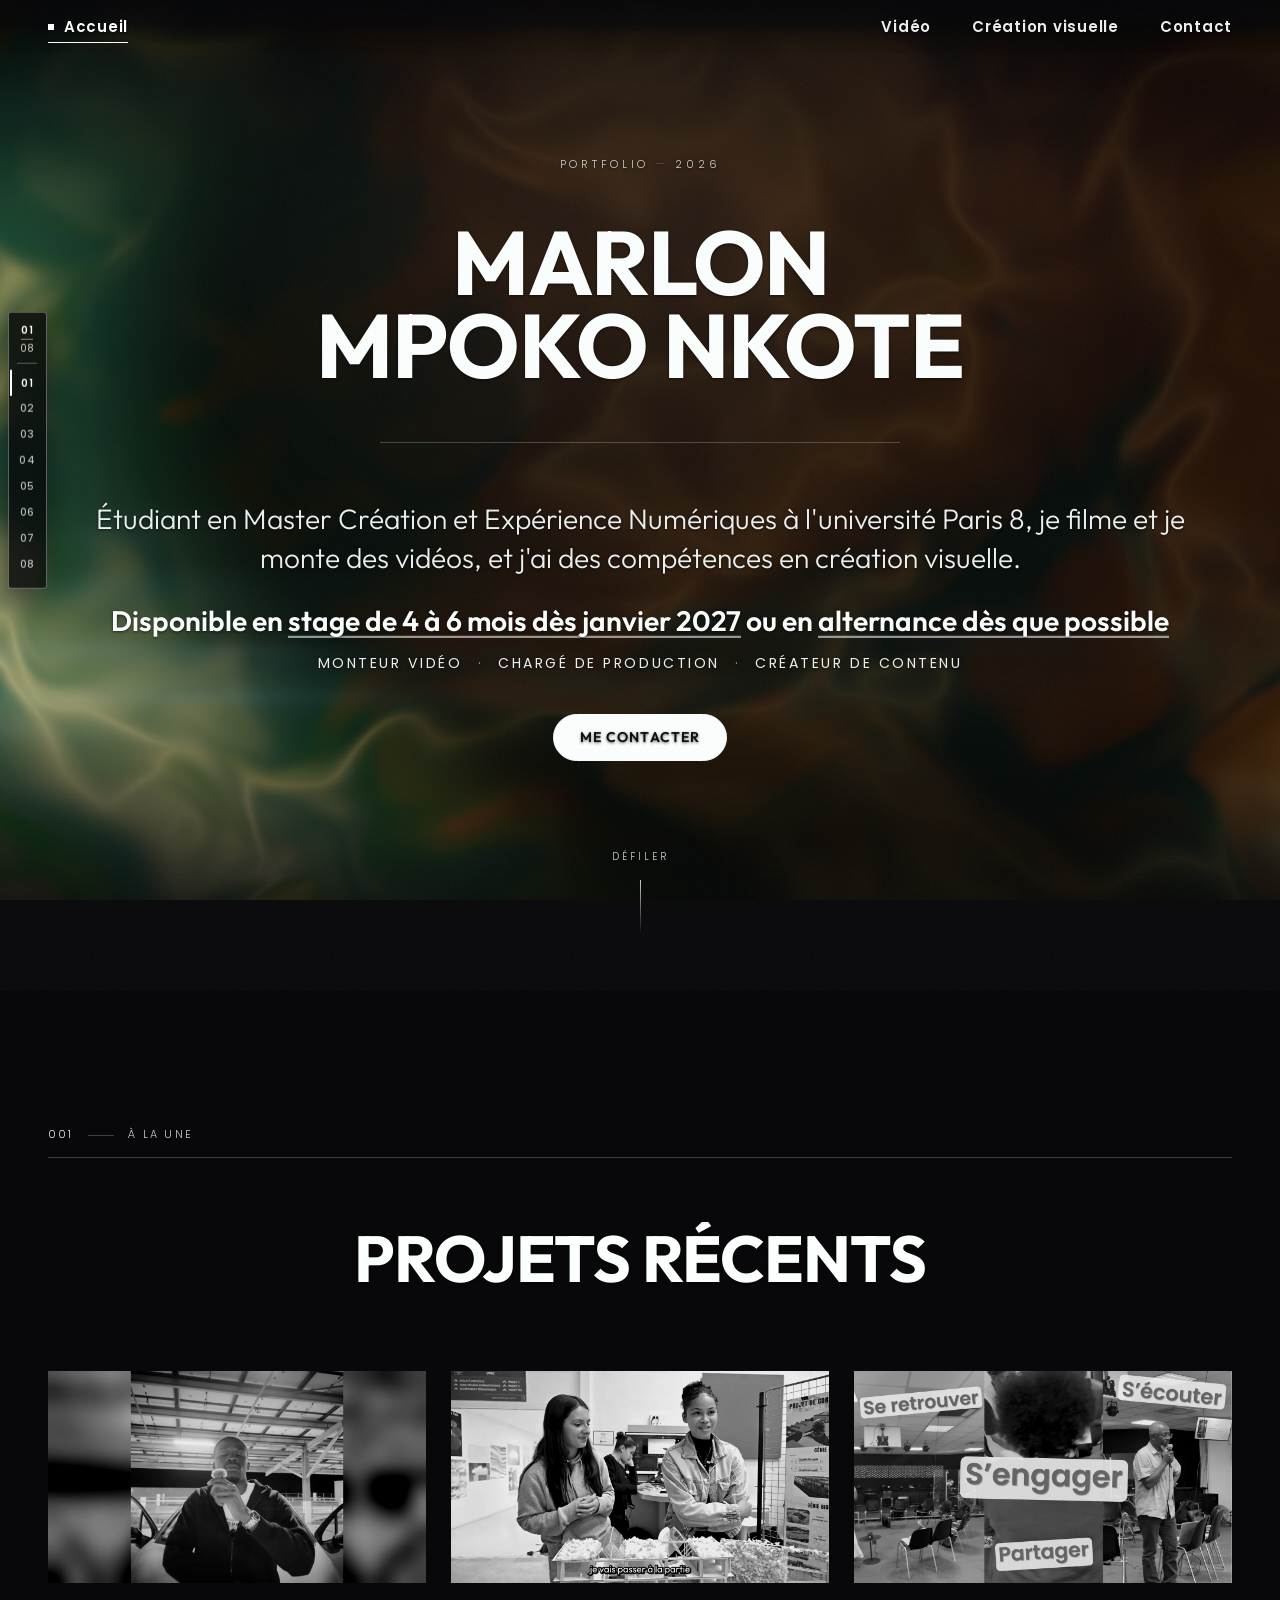
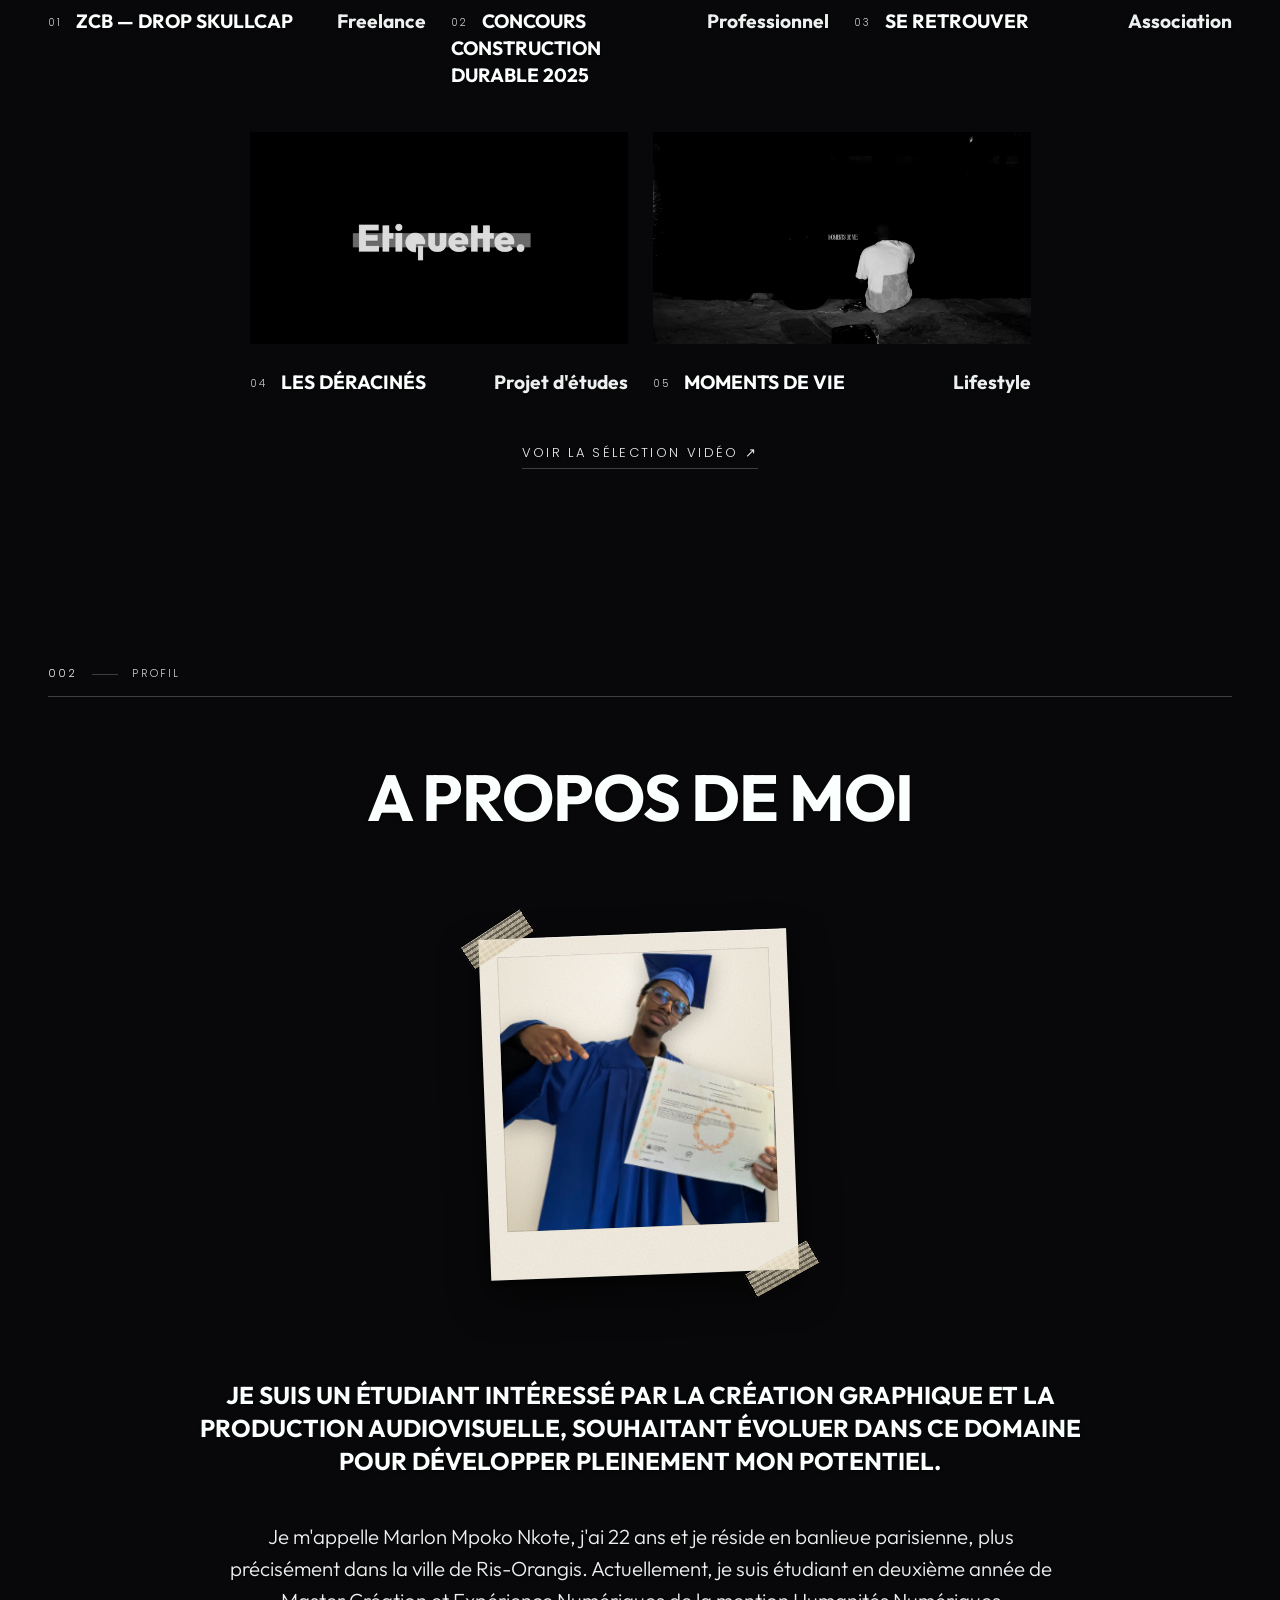
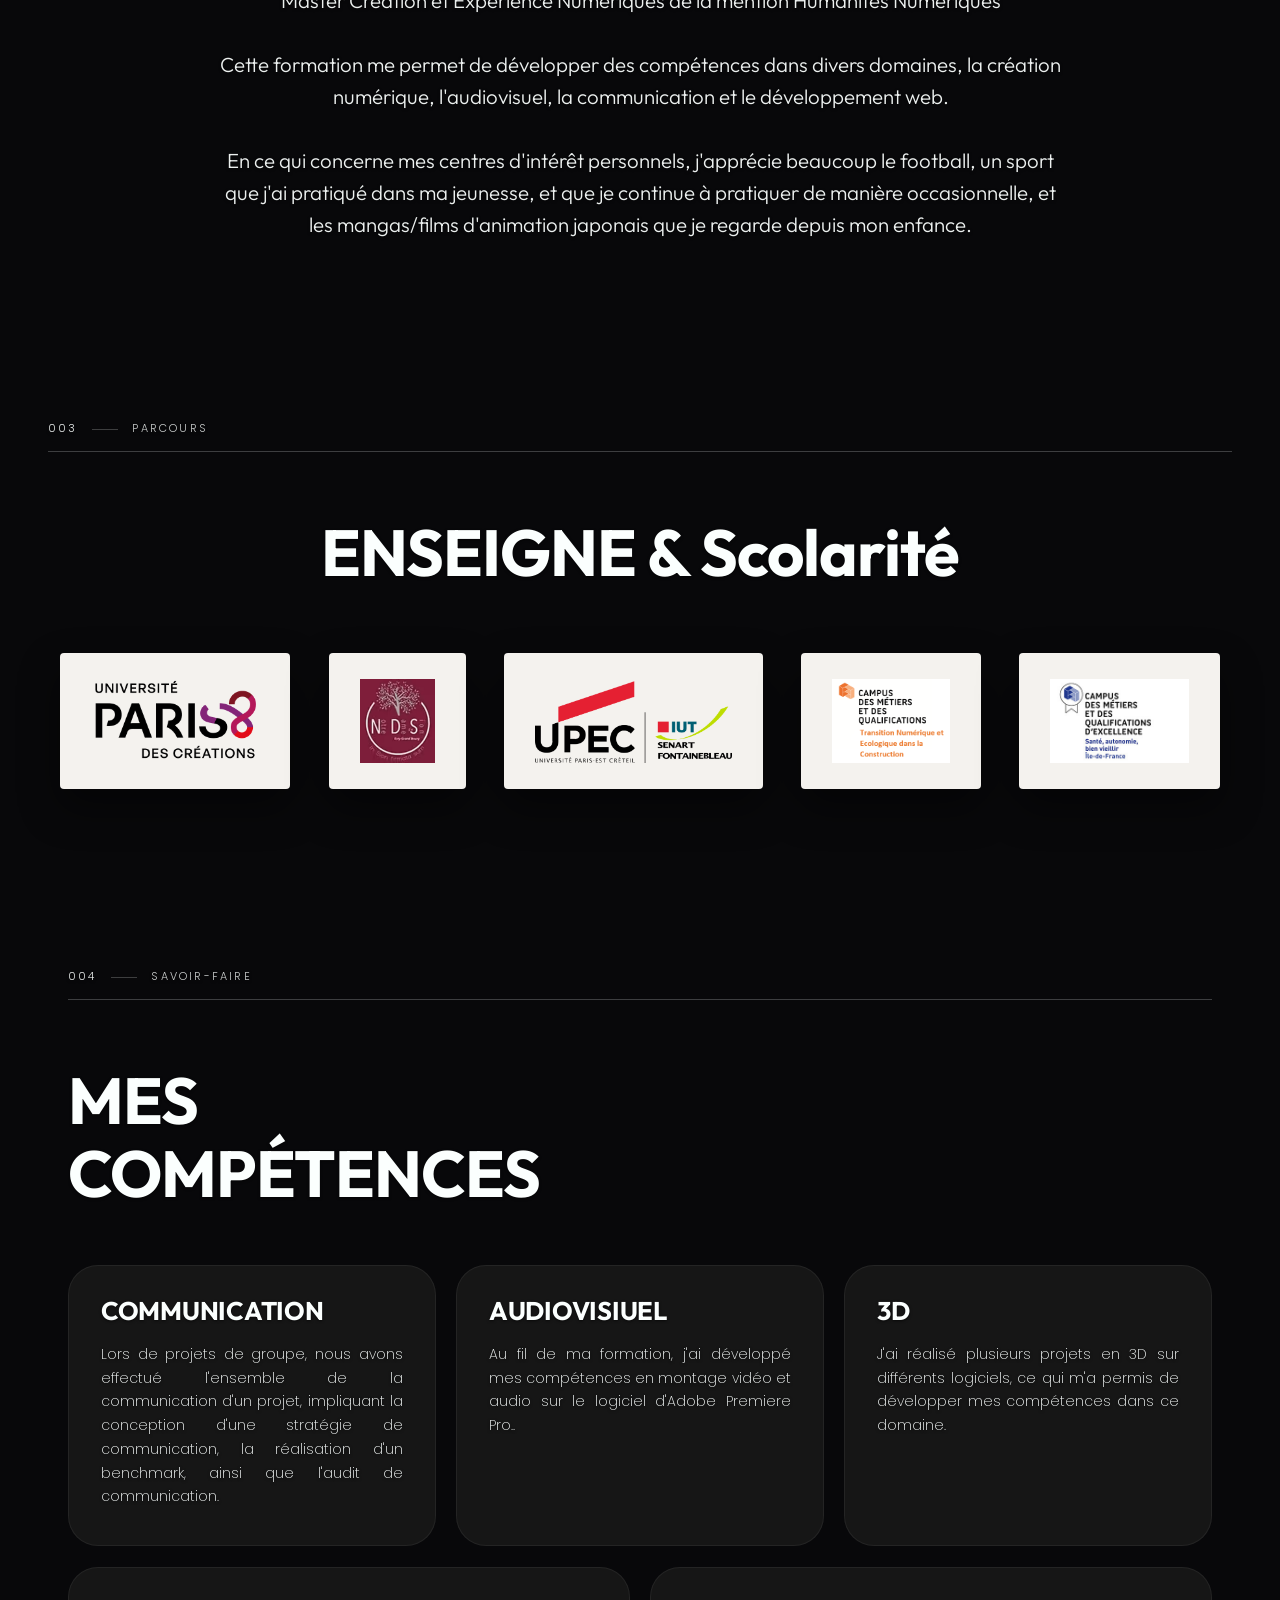
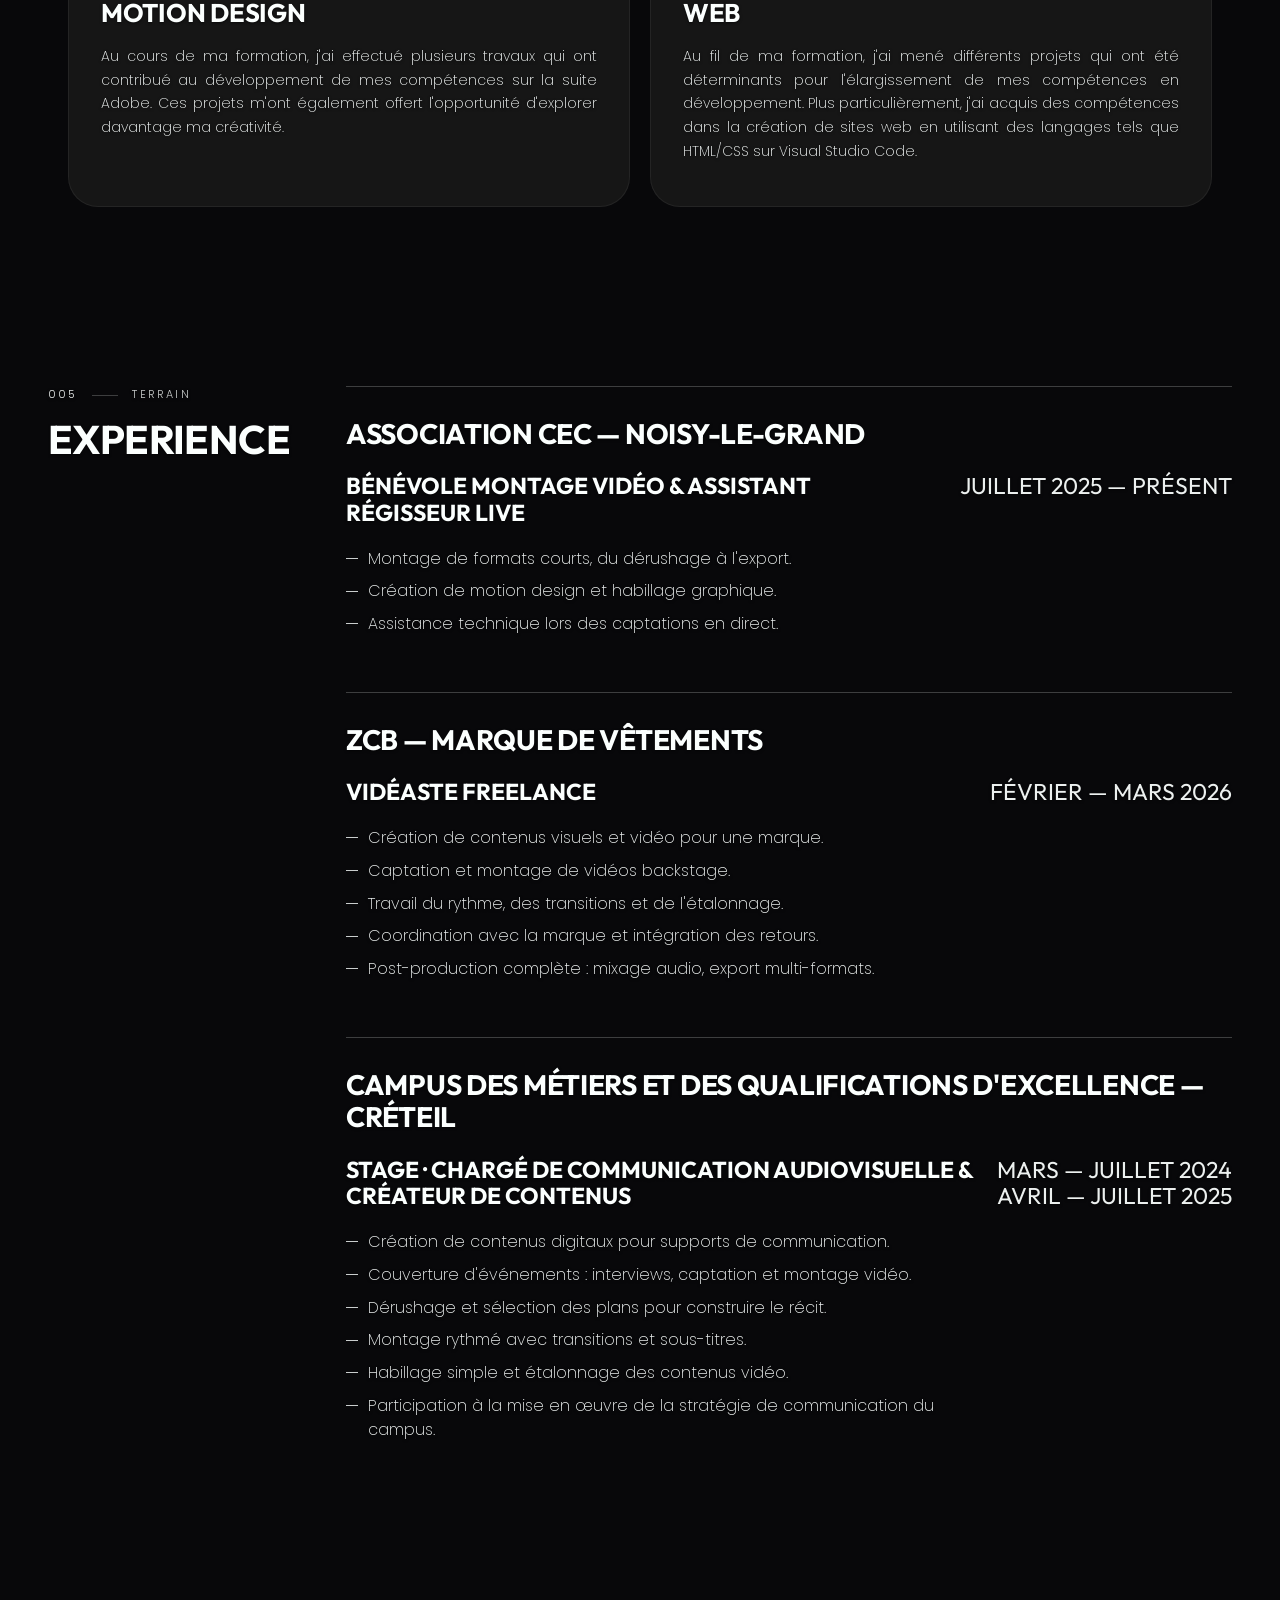
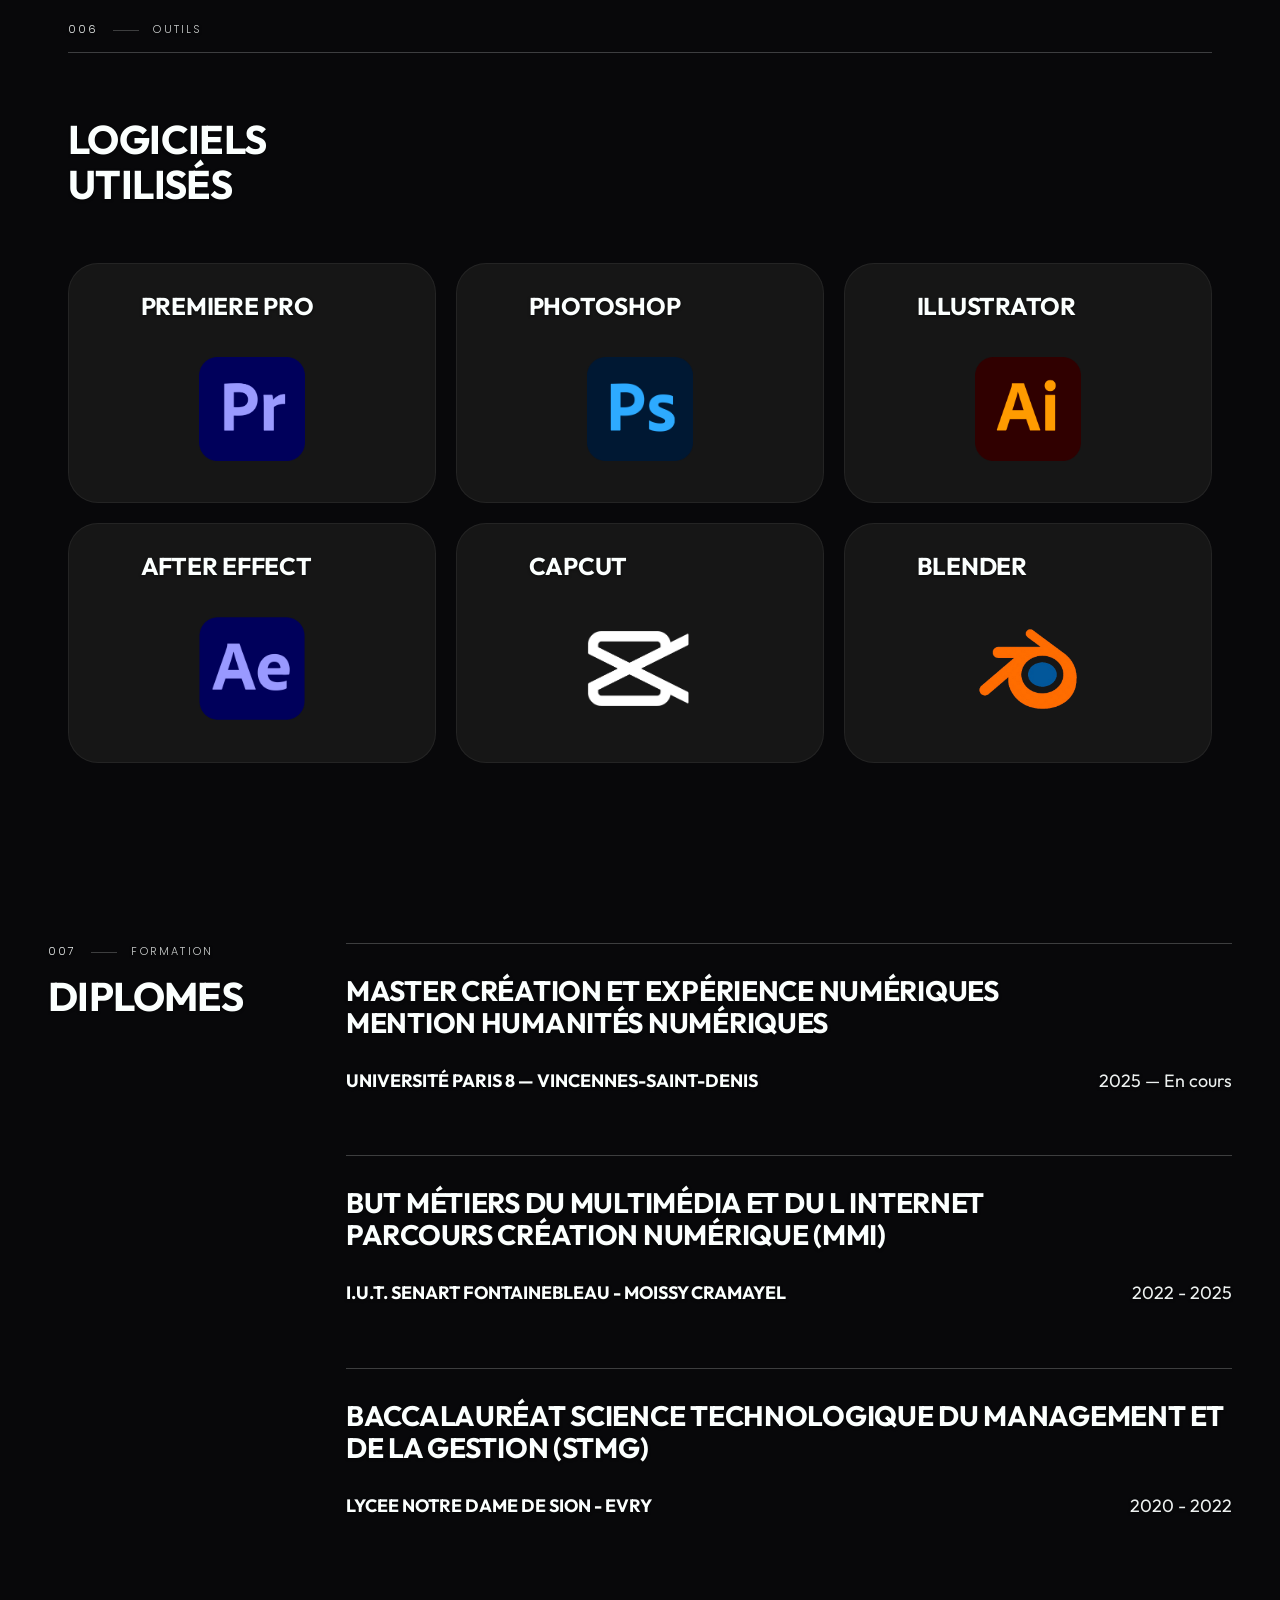
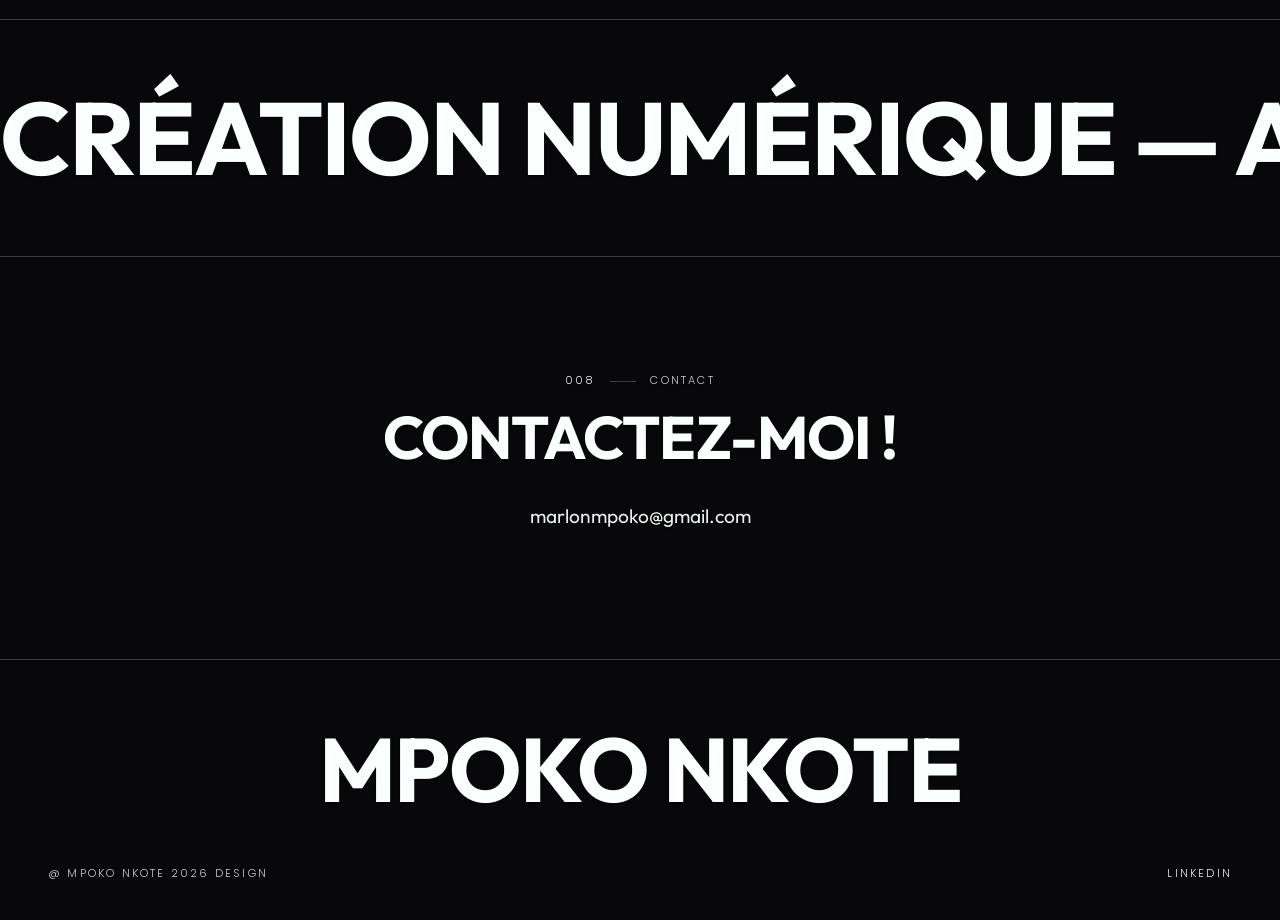
<file: index.html>
<!DOCTYPE html>
<html lang="fr">
<head>
<meta charset="UTF-8">
<meta name="viewport" content="width=device-width, initial-scale=1">
<title>Marlon Mpoko Nkote — Monteur vidéo & créateur de contenu</title>
<meta name="description" content="Portfolio de Marlon Mpoko Nkote — étudiant en BUT Métiers du multimédia et de l'Internet, création graphique et production audiovisuelle.">

<link rel="preconnect" href="https://fonts.googleapis.com">
<link rel="preconnect" href="https://fonts.gstatic.com" crossorigin>
<link href="https://fonts.googleapis.com/css2?family=Outfit:wght@300;400;600;700&family=Poppins:wght@200;300;400;600&display=swap" rel="stylesheet">

<link rel="stylesheet" href="css/style.css?v=20261029b">
</head>
<body class="cinema">

<a class="skip-link" href="#main">Aller au contenu principal</a>

<!-- Texture + fil de progression (purement décoratifs) -->
<div class="grain" aria-hidden="true"></div>
<div class="cine" aria-hidden="true">
  <div class="cine__plan"></div>
  <div class="cine__plan"></div>
  <div class="cine__brume"></div>
  <div class="cine__halation"></div>
  <div class="cine__scrim"></div>
  <div class="cine__vignette"></div>
</div>
<div class="progress" aria-hidden="true"><span class="progress__bar"></span></div>

<!-- ============ HEADER ============ -->
<header class="site-header">
  <nav class="nav" aria-label="Navigation principale">
    <a class="nav__brand" href="index.html" aria-current="page">Accueil</a>
    <ul class="nav__list">
      <li><a href="audiovisuel.html">Vidéo</a></li>
      <li><a href="creations.html">Création visuelle</a></li>
      <li><a href="contact.html">Contact</a></li>
    </ul>
  </nav>
</header>

<main id="main">

  <!-- ============ HERO ============ -->
  <section class="hero" id="top">
    <p class="hero__caption reveal">Portfolio <span>—</span> 2026</p>

    <h1 class="hero__name">
      <span class="reveal reveal--wipe">MARLON</span>
      <span class="reveal reveal--wipe" data-delay="1">MPOKO NKOTE</span>
    </h1>

    <hr class="rule reveal reveal--rule" data-delay="2">

    <p class="hero__tagline reveal" data-delay="3">
      Étudiant en Master Création et Expérience Numériques à l'université Paris&nbsp;8,
      je filme et je monte des vidéos, et j'ai des compétences en création visuelle.
    </p>

    <p class="hero__tagline hero__tagline--fort reveal" data-delay="4">
      Disponible en <em>stage de 4 à 6&nbsp;mois dès janvier&nbsp;2027</em>
      ou en <em>alternance dès que possible</em>
    </p>
    <p class="hero__postes reveal" data-delay="4">
      <b>Monteur vidéo</b> <i aria-hidden="true">·</i> <b>Chargé de production</b> <i aria-hidden="true">·</i> <b>Créateur de contenu</b>
    </p>

    <div class="hero__actions reveal" data-delay="5">
      <a class="hero__btn hero__btn--plein" href="contact.html">Me contacter</a>
    </div>

    <p class="hero__scroll reveal" data-delay="6" aria-hidden="true">Défiler</p>
  </section>

  <!-- ============ PROJETS RÉCENTS — les réalisations audiovisuelles ============ -->
  <section class="projects" id="projets" data-plan="assets/img/cine/ciel-braise.webp" data-froid="#228866" data-sommaire="Projets" data-teinte="#f35e07">
    <div class="sec-meta reveal">
      <span class="sec-meta__num">001</span>
      <span class="sec-meta__cat">À la une</span>
    </div>
    <hr class="rule reveal reveal--rule">

    <h2 class="section-title section-title--xl section-title--center reveal reveal--wipe">PROJETS RÉCENTS</h2>

    <div class="projects__row projects__row--bobine">
      <article class="project">
        <a class="project__media reveal reveal--up" href="audiovisuel.html#freelance" aria-label="Vidéo ZCB — Drop Skullcap">
          <img src="assets/img/video/zcb-skullcap.jpg" alt="ZCB — Drop Skullcap" loading="lazy">
        </a>
        <div class="project__meta reveal">
          <a class="project__name" href="audiovisuel.html#freelance"><span class="project__idx">01</span>ZCB — DROP SKULLCAP</a>
          <a class="project__year" href="audiovisuel.html#freelance">Freelance</a>
        </div>
      </article>

      <article class="project">
        <a class="project__media reveal reveal--up" data-delay="1" href="audiovisuel.html#professionnel" aria-label="Vidéo Concours Construction Durable 2025">
          <img src="assets/img/video/concours-2025.jpg" alt="Concours Construction Durable 2025" loading="lazy">
        </a>
        <div class="project__meta reveal" data-delay="1">
          <a class="project__name" href="audiovisuel.html#professionnel"><span class="project__idx">02</span>CONCOURS CONSTRUCTION DURABLE 2025</a>
          <a class="project__year" href="audiovisuel.html#professionnel">Professionnel</a>
        </div>
      </article>

      <article class="project">
        <a class="project__media reveal reveal--up" data-delay="2" href="audiovisuel.html#association" aria-label="Vidéo Se retrouver">
          <img src="assets/img/video/cec-12-juillet.jpg" alt="Se retrouver" loading="lazy">
        </a>
        <div class="project__meta reveal" data-delay="2">
          <a class="project__name" href="audiovisuel.html#association"><span class="project__idx">03</span>SE RETROUVER</a>
          <a class="project__year" href="audiovisuel.html#association">Association</a>
        </div>
      </article>

      <article class="project">
        <a class="project__media reveal reveal--up" data-delay="3" href="audiovisuel.html#projet-etudes" aria-label="Vidéo Les Déracinés">
          <img src="assets/img/video/deracines.jpg" alt="Les Déracinés" loading="lazy">
        </a>
        <div class="project__meta reveal" data-delay="3">
          <a class="project__name" href="audiovisuel.html#projet-etudes"><span class="project__idx">04</span>LES DÉRACINÉS</a>
          <a class="project__year" href="audiovisuel.html#projet-etudes">Projet d'études</a>
        </div>
      </article>

      <article class="project">
        <a class="project__media reveal reveal--up" data-delay="4" href="audiovisuel.html#lifestyle" aria-label="Vidéo Moments de vie">
          <img src="assets/img/video/moments-de-vie.jpg" alt="Moments de vie" loading="lazy">
        </a>
        <div class="project__meta reveal" data-delay="4">
          <a class="project__name" href="audiovisuel.html#lifestyle"><span class="project__idx">05</span>MOMENTS DE VIE</a>
          <a class="project__year" href="audiovisuel.html#lifestyle">Lifestyle</a>
        </div>
      </article>
    </div>

    <p class="projects__lien reveal">
      <a href="audiovisuel.html">Voir la sélection vidéo <span aria-hidden="true">↗</span></a>
    </p>
  </section>

  <!-- ============ A PROPOS ============ -->
  <section class="about" id="apropos" data-plan="assets/img/cine/heure-bleue.webp" data-froid="#446688" data-sommaire="Profil" data-teinte="#d7ad43">
    <div class="sec-meta reveal">
      <span class="sec-meta__num">002</span>
      <span class="sec-meta__cat">Profil</span>
    </div>
    <hr class="rule reveal reveal--rule">

    <h2 class="section-title section-title--xl section-title--center reveal reveal--wipe">A PROPOS DE MOI</h2>

    <figure class="scrap reveal">
      <div class="scrap__carte">
        <span class="scrap__ruban scrap__ruban--haut" aria-hidden="true"></span>
        <span class="scrap__ruban scrap__ruban--bas" aria-hidden="true"></span>
        <div class="scrap__vue">
          <img class="scrap__photo" src="assets/img/portrait-diplome.webp"
               alt="Marlon Mpoko Nkote en toge le jour de la remise des diplômes, montrant sa licence professionnelle"
               width="1100" height="1114" loading="lazy">
        </div>
      </div>
    </figure>

    <p class="about__statement reveal reveal--wipe">
      JE SUIS UN ÉTUDIANT INTÉRESSÉ PAR LA CRÉATION GRAPHIQUE ET LA PRODUCTION AUDIOVISUELLE,
      SOUHAITANT ÉVOLUER DANS CE DOMAINE POUR DÉVELOPPER PLEINEMENT MON POTENTIEL.
    </p>

    <div class="about__text reveal">
      <p>Je m'appelle Marlon Mpoko Nkote, j'ai 22 ans et je réside en banlieue parisienne, plus précisément dans la ville de Ris-Orangis. Actuellement, je suis étudiant en deuxième année de Master Création et Expérience Numériques de la mention Humanités Numériques</p>
      <p>Cette formation me permet de développer des compétences dans divers domaines, la création numérique, l'audiovisuel, la communication et le développement web.</p>
      <p>En ce qui concerne mes centres d'intérêt personnels, j'apprécie beaucoup le football, un sport que j'ai pratiqué dans ma jeunesse, et que je continue à pratiquer de manière occasionnelle, et les mangas/films d'animation japonais que je regarde depuis mon enfance.</p>
    </div>
  </section>

  <!-- ============ ENSEIGNE & SCOLARITÉ ============ -->
  <section class="schools" id="scolarite" data-plan="assets/img/cine/lumiere-emeraude.webp" data-froid="#004444" data-sommaire="Parcours" data-teinte="#aaaa88">
    <div class="sec-meta reveal">
      <span class="sec-meta__num">003</span>
      <span class="sec-meta__cat">Parcours</span>
    </div>
    <hr class="rule reveal reveal--rule">

    <h2 class="section-title section-title--xl section-title--center reveal reveal--wipe">ENSEIGNE &amp; Scolarité</h2>

    <ul class="schools__row reveal">
      <li><img src="assets/img/logo-paris8.png" alt="Université Paris 8 Vincennes-Saint-Denis" loading="lazy"></li>
      <li><img src="assets/img/logo-sion.png" alt="Lycée Notre-Dame de Sion" loading="lazy"></li>
      <li><img src="assets/img/logo-iut.png" alt="IUT Sénart-Fontainebleau" loading="lazy"></li>
      <li><img src="assets/img/logo-cmq-construction.png" alt="Campus des métiers et des qualifications — Construction" loading="lazy"></li>
      <li><img src="assets/img/logo-cmq-sante.jpg" alt="Campus des métiers et des qualifications — Santé, autonomie, bien vieillir" loading="lazy"></li>
    </ul>
  </section>

  <!-- ============ COMPÉTENCES ============ -->
  <section class="skills" id="creations" data-plan="assets/img/cine/lumiere-emeraude.webp" data-froid="#004444" data-sommaire="Compétences" data-teinte="#228866">
    <div class="sec-meta reveal">
      <span class="sec-meta__num">004</span>
      <span class="sec-meta__cat">Savoir-faire</span>
    </div>
    <hr class="rule reveal reveal--rule">

    <h2 class="section-title section-title--xl reveal reveal--wipe">MES<br>COMPÉTENCES</h2>

    <div class="skills__grid">
      <article class="card reveal">
        <h3 class="card__title">COMMUNICATION</h3>
        <p class="card__text">Lors de projets de groupe, nous avons effectué l'ensemble de la communication d'un projet, impliquant la conception d'une stratégie de communication, la réalisation d'un benchmark, ainsi que l'audit de communication.</p>
      </article>

      <article class="card reveal" data-delay="1">
        <h3 class="card__title">AUDIOVISIUEL</h3>
        <p class="card__text">Au fil de ma formation, j'ai développé mes compétences en montage vidéo et audio sur le logiciel d'Adobe Premiere Pro..</p>
      </article>

      <article class="card reveal" data-delay="2">
        <h3 class="card__title">3D</h3>
        <p class="card__text">J'ai réalisé plusieurs projets en 3D sur différents logiciels, ce qui m'a permis de développer mes compétences dans ce domaine.</p>
      </article>

      <article class="card card--wide reveal">
        <h3 class="card__title">MOTION DESIGN</h3>
        <p class="card__text">Au cours de ma formation, j'ai effectué plusieurs travaux qui ont contribué au développement de mes compétences sur la suite Adobe. Ces projets m'ont également offert l'opportunité d'explorer davantage ma créativité.</p>
      </article>

      <article class="card card--wide reveal" data-delay="1">
        <h3 class="card__title">WEB</h3>
        <p class="card__text">Au fil de ma formation, j'ai mené différents projets qui ont été déterminants pour l'élargissement de mes compétences en développement. Plus particulièrement, j'ai acquis des compétences dans la création de sites web en utilisant des langages tels que HTML/CSS sur Visual Studio Code.</p>
      </article>
    </div>
  </section>

  <!-- ============ EXPÉRIENCE ============ -->
  <section class="experience" id="stage" data-plan="assets/img/cine/heure-bleue.webp" data-froid="#664444" data-sommaire="Expérience" data-teinte="#446688">
    <div class="sec-side">
      <div class="sec-meta reveal">
        <span class="sec-meta__num">005</span>
        <span class="sec-meta__cat">Terrain</span>
      </div>
      <h2 class="section-title section-title--lg reveal reveal--wipe">EXPERIENCE</h2>
    </div>

    <div class="experience__list">
      <article class="job reveal">
        <h3 class="job__company">ASSOCIATION CEC — NOISY-LE-GRAND</h3>
        <div class="job__head">
          <span class="job__role">BÉNÉVOLE MONTAGE VIDÉO &amp; ASSISTANT RÉGISSEUR LIVE</span>
          <span class="job__date">JUILLET 2025 — PRÉSENT</span>
        </div>
        <ul class="job__tasks">
          <li>Montage de formats courts, du dérushage à l'export.</li>
          <li>Création de motion design et habillage graphique.</li>
          <li>Assistance technique lors des captations en direct.</li>
        </ul>
      </article>

      <article class="job reveal">
        <h3 class="job__company">ZCB — MARQUE DE VÊTEMENTS</h3>
        <div class="job__head">
          <span class="job__role">VIDÉASTE FREELANCE</span>
          <span class="job__date">FÉVRIER — MARS 2026</span>
        </div>
        <ul class="job__tasks">
          <li>Création de contenus visuels et vidéo pour une marque.</li>
          <li>Captation et montage de vidéos backstage.</li>
          <li>Travail du rythme, des transitions et de l'étalonnage.</li>
          <li>Coordination avec la marque et intégration des retours.</li>
          <li>Post-production complète : mixage audio, export multi-formats.</li>
        </ul>
      </article>

      <article class="job reveal">
        <h3 class="job__company">CAMPUS DES MÉTIERS ET DES QUALIFICATIONS D'EXCELLENCE — CRÉTEIL</h3>
        <div class="job__head">
          <span class="job__role">STAGE · CHARGÉ DE COMMUNICATION AUDIOVISUELLE &amp; CRÉATEUR DE CONTENUS</span>
          <span class="job__date">MARS — JUILLET 2024<br>AVRIL — JUILLET 2025</span>
        </div>
        <ul class="job__tasks">
          <li>Création de contenus digitaux pour supports de communication.</li>
          <li>Couverture d'événements : interviews, captation et montage vidéo.</li>
          <li>Dérushage et sélection des plans pour construire le récit.</li>
          <li>Montage rythmé avec transitions et sous-titres.</li>
          <li>Habillage simple et étalonnage des contenus vidéo.</li>
          <li>Participation à la mise en œuvre de la stratégie de communication du campus.</li>
        </ul>
      </article>
    </div>
  </section>

  <!-- ============ LOGICIELS ============ -->
  <section class="software" id="logiciels" data-plan="assets/img/cine/ciel-braise.webp" data-froid="#228866" data-sommaire="Logiciels" data-teinte="#eeaa22">
    <div class="sec-meta reveal">
      <span class="sec-meta__num">006</span>
      <span class="sec-meta__cat">Outils</span>
    </div>
    <hr class="rule reveal reveal--rule">

    <h2 class="section-title section-title--lg reveal reveal--wipe">LOGICIELS<br>UTILISÉS</h2>

    <div class="software__grid">
      <article class="soft reveal">
        <h3 class="soft__name">PREMIERE PRO</h3>
        <div class="soft__row">
          <img src="assets/img/premiere.png" alt="Adobe Premiere Pro" loading="lazy">
        </div>
      </article>

      <article class="soft reveal" data-delay="1">
        <h3 class="soft__name">PHOTOSHOP</h3>
        <div class="soft__row">
          <img src="assets/img/photoshop.png" alt="Adobe Photoshop" loading="lazy">
        </div>
      </article>

      <article class="soft reveal" data-delay="2">
        <h3 class="soft__name">ILLUSTRATOR</h3>
        <div class="soft__row">
          <img src="assets/img/illustrator.png" alt="Adobe Illustrator" loading="lazy">
        </div>
      </article>

      <article class="soft reveal">
        <h3 class="soft__name">AFTER EFFECT</h3>
        <div class="soft__row">
          <img src="assets/img/after-effects.png" alt="Adobe After Effects" loading="lazy">
        </div>
      </article>

      <article class="soft reveal" data-delay="1">
        <h3 class="soft__name">CAPCUT</h3>
        <div class="soft__row">
          <img src="assets/img/capcut.png" alt="CapCut" loading="lazy">
        </div>
      </article>

      <article class="soft reveal" data-delay="2">
        <h3 class="soft__name">BLENDER</h3>
        <div class="soft__row">
          <img src="assets/img/blender.png" alt="Blender" loading="lazy">
        </div>
      </article>
    </div>
  </section>

  <!-- ============ DIPLÔMES ============ -->
  <section class="diplomas" id="diplomes" data-plan="assets/img/cine/crepuscule.webp" data-froid="#886666" data-sommaire="Diplômes" data-teinte="#aa4422">
    <div class="sec-side">
      <div class="sec-meta reveal">
        <span class="sec-meta__num">007</span>
        <span class="sec-meta__cat">Formation</span>
      </div>
      <h2 class="section-title section-title--lg reveal reveal--wipe">DIPLOMES</h2>
    </div>

    <div class="diplomas__list">
      <article class="diploma reveal">
        <h3 class="diploma__title">
          MASTER CRÉATION ET EXPÉRIENCE NUMÉRIQUES<br>
          MENTION HUMANITÉS NUMÉRIQUES
        </h3>
        <div class="diploma__foot">
          <span class="diploma__school">UNIVERSITÉ PARIS 8 — VINCENNES-SAINT-DENIS</span>
          <span class="diploma__date">2025 — En cours</span>
        </div>
      </article>

      <article class="diploma reveal">
        <h3 class="diploma__title">
          BUT MÉTIERS DU MULTIMÉDIA ET DU L INTERNET<br>
          PARCOURS CRÉATION NUMÉRIQUE (MMI)
        </h3>
        <div class="diploma__foot">
          <span class="diploma__school">I.U.T. SENART FONTAINEBLEAU - MOISSY CRAMAYEL</span>
          <span class="diploma__date">2022 - 2025</span>
        </div>
      </article>

      <article class="diploma reveal">
        <h3 class="diploma__title">
          BACCALAURÉAT SCIENCE TECHNOLOGIQUE DU MANAGEMENT ET DE LA GESTION (STMG)
        </h3>
        <div class="diploma__foot">
          <span class="diploma__school">LYCEE NOTRE DAME DE SION - EVRY</span>
          <span class="diploma__date">2020 - 2022</span>
        </div>
      </article>
    </div>
  </section>

  <!-- ============ BANDEAU TYPOGRAPHIQUE ============ -->
  <div class="marquee" aria-hidden="true">
    <div class="marquee__track">
      <span>Création numérique — Audiovisuel — Motion design — Communication —&nbsp;</span>
      <span>Création numérique — Audiovisuel — Motion design — Communication —&nbsp;</span>
    </div>
  </div>

  <!-- ============ CONTACT ============ -->
  <section class="contact" id="contact" data-plan="assets/img/cine/ciel-braise.webp" data-froid="#228866" data-sommaire="Contact" data-teinte="#f35e07">
    <div class="sec-meta sec-meta--center reveal">
      <span class="sec-meta__num">008</span>
      <span class="sec-meta__cat">Contact</span>
    </div>

    <h2 class="contact__title reveal reveal--wipe"><a href="contact.html">CONTACTEZ-MOI !</a></h2>
    <a class="contact__mail reveal" data-delay="1" href="mailto:marlonmpoko@gmail.com">marlonmpoko@gmail.com</a>
  </section>

</main>

<!-- ============ FOOTER ============ -->
<footer class="site-footer">
  <p class="site-footer__name">MPOKO NKOTE</p>
  <div class="site-footer__bar">
    <span>@ MPOKO NKOTE 2026 DESIGN</span>
    <a href="https://www.linkedin.com/in/marlon-mpoko-nkote-088b88265/" target="_blank" rel="noopener">LINKEDIN</a>
  </div>
</footer>

<script src="js/main.js?v=20261029b"></script>
<script src="js/sommaire.js?v=20261029b"></script>
<script src="js/ambiance.js?v=20261029b"></script>
<script src="js/toile.js?v=20261029b"></script>
</body>
</html>
</file>
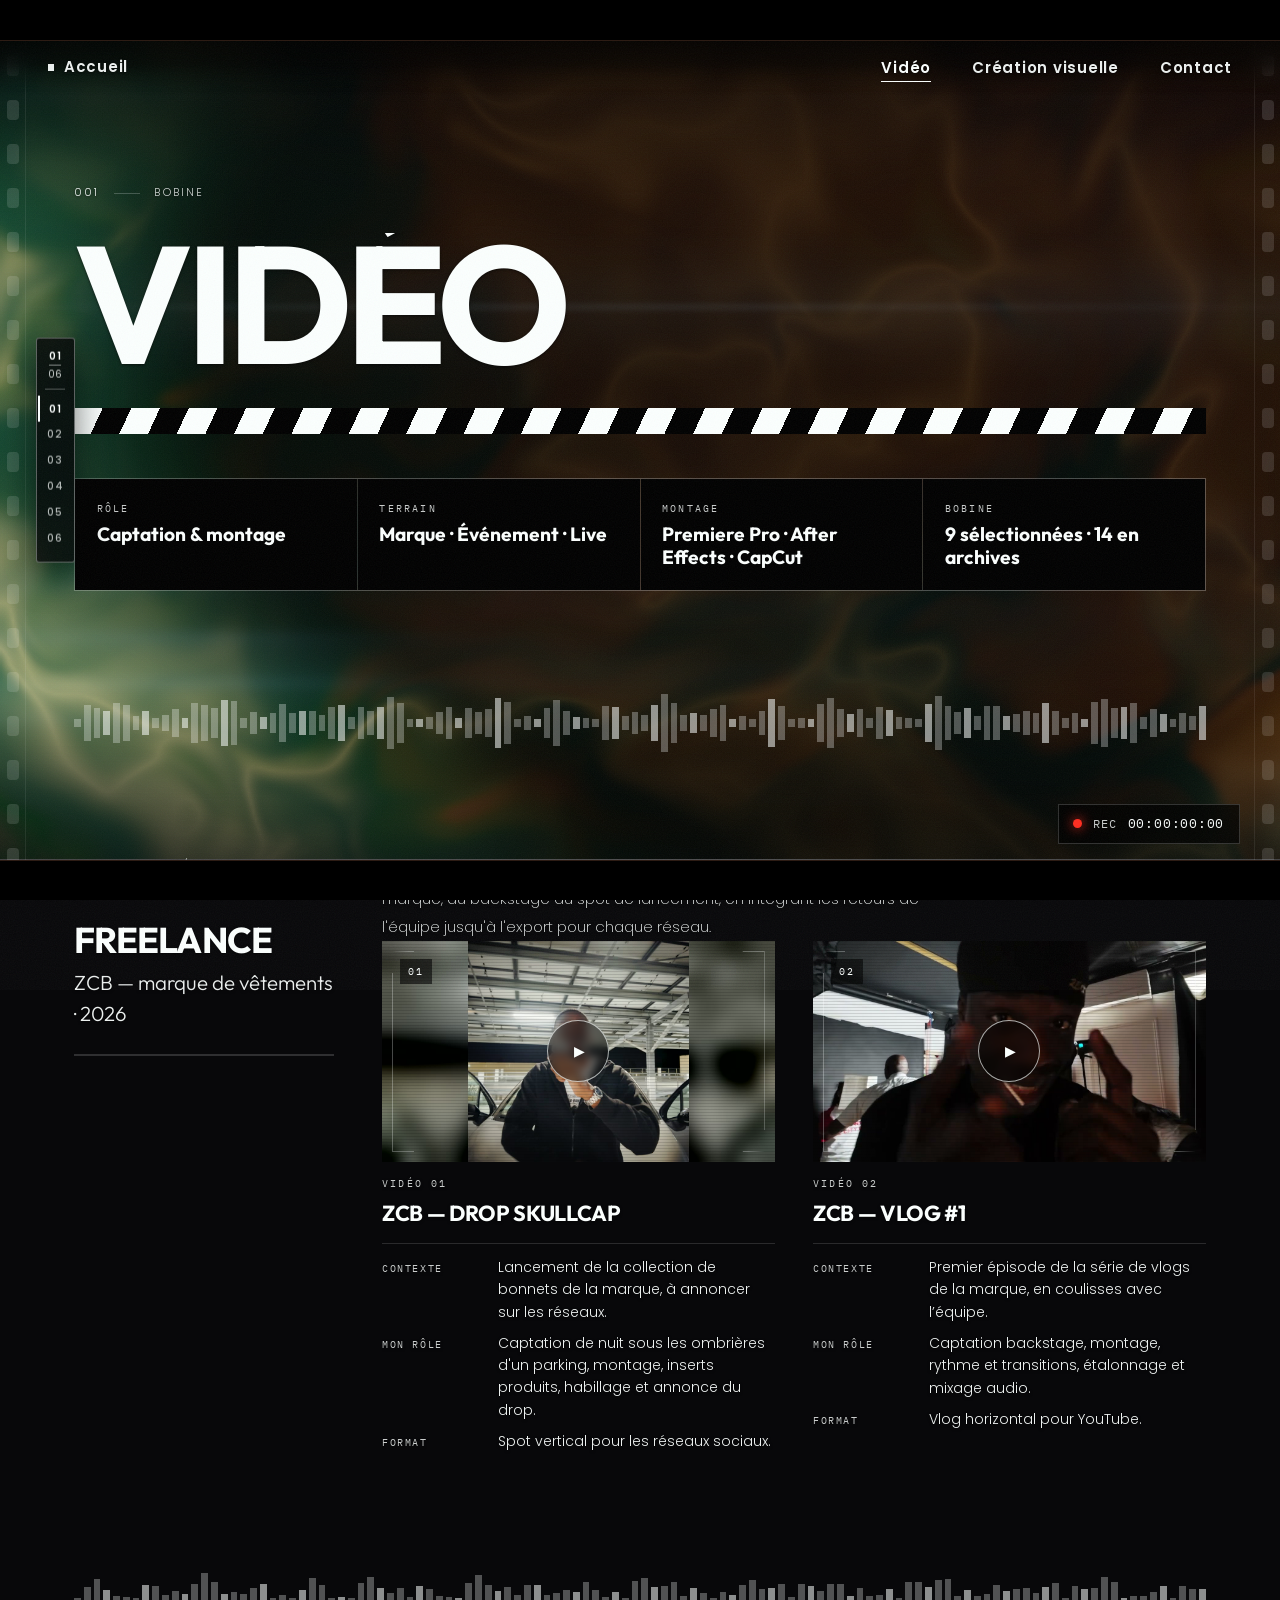
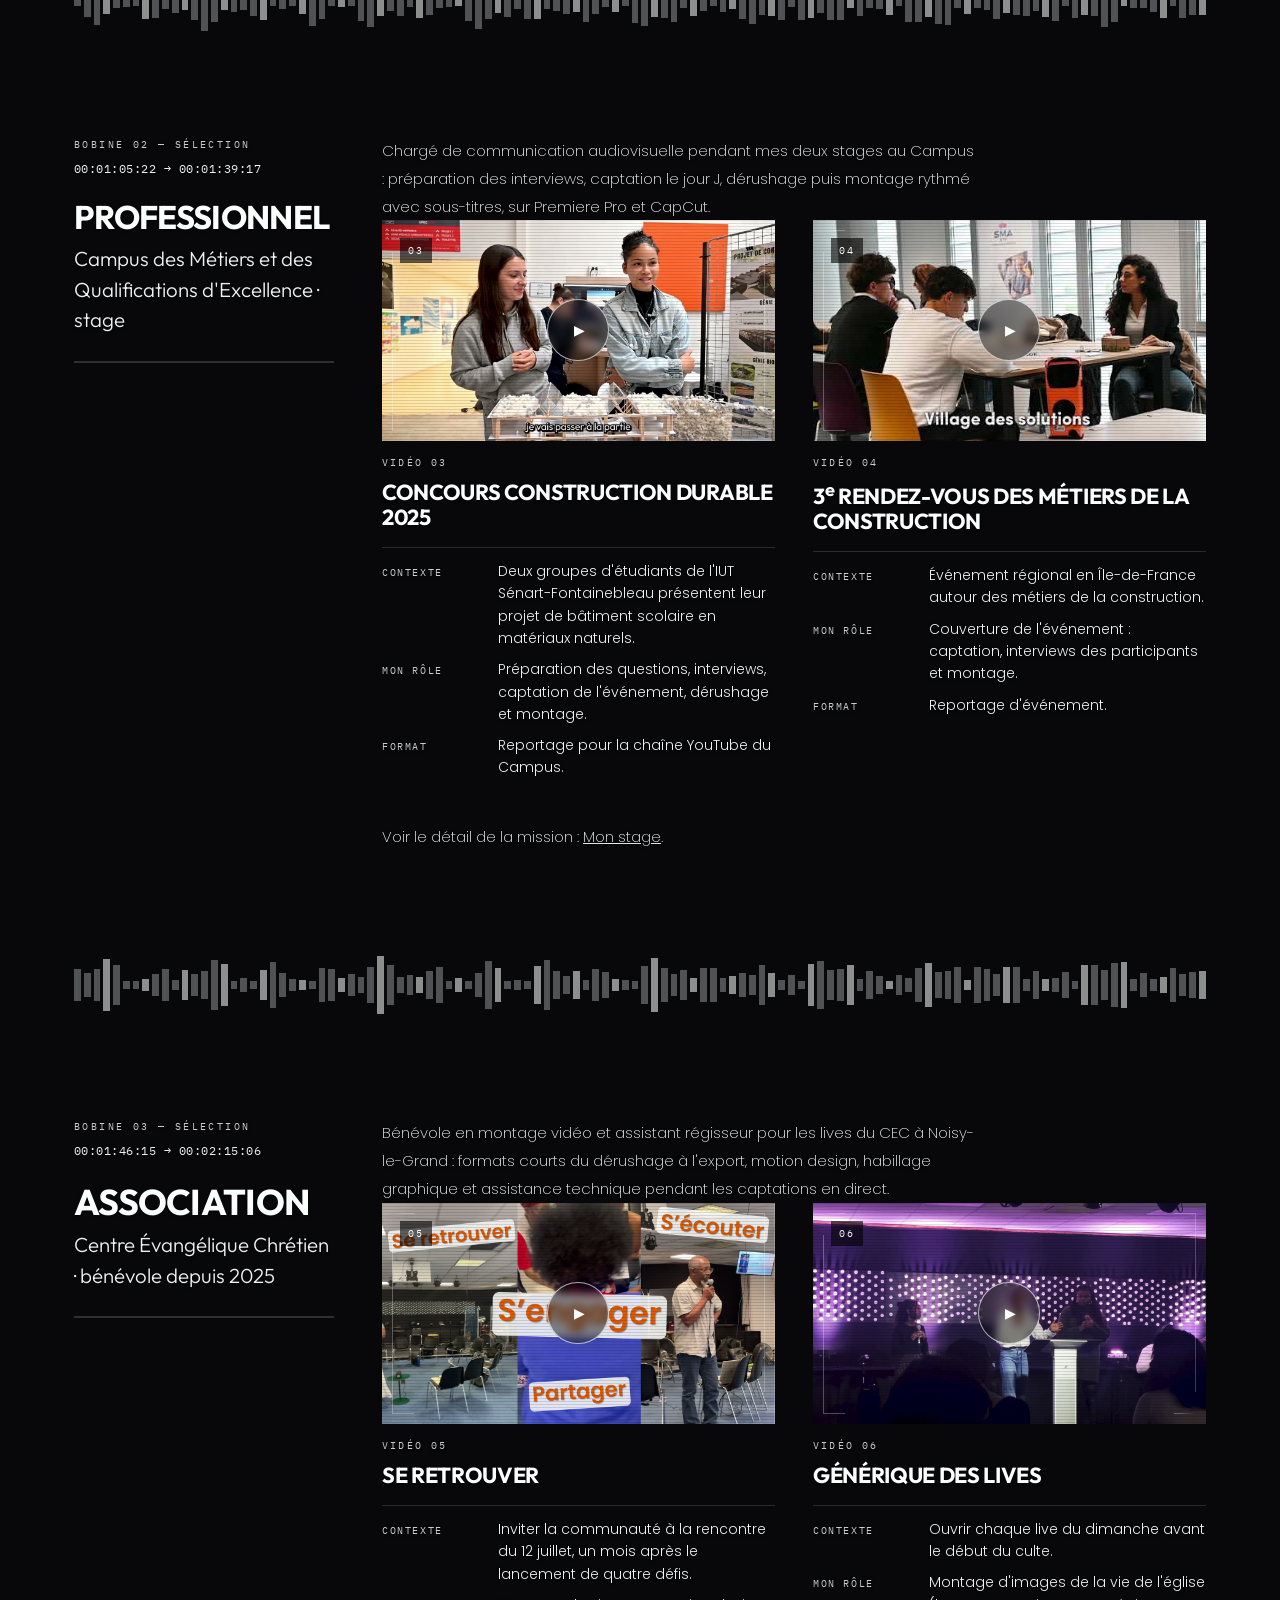
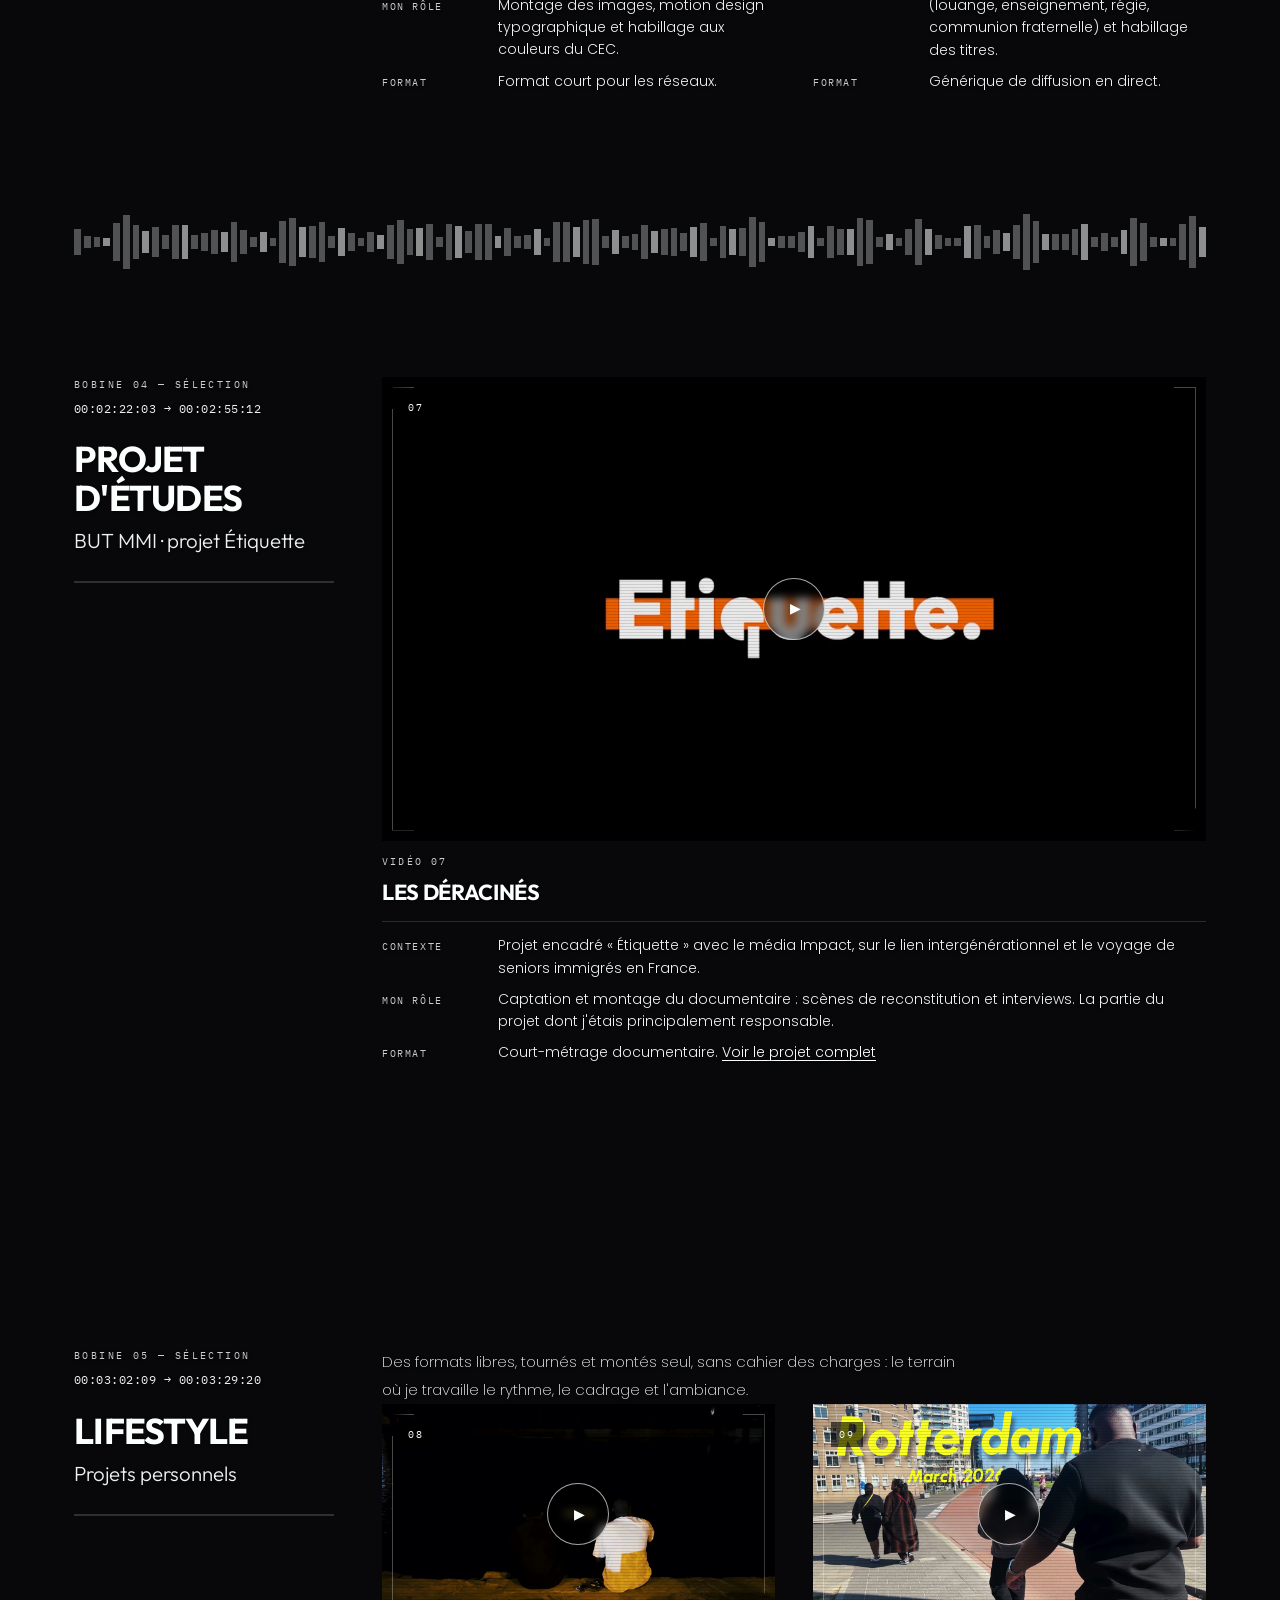
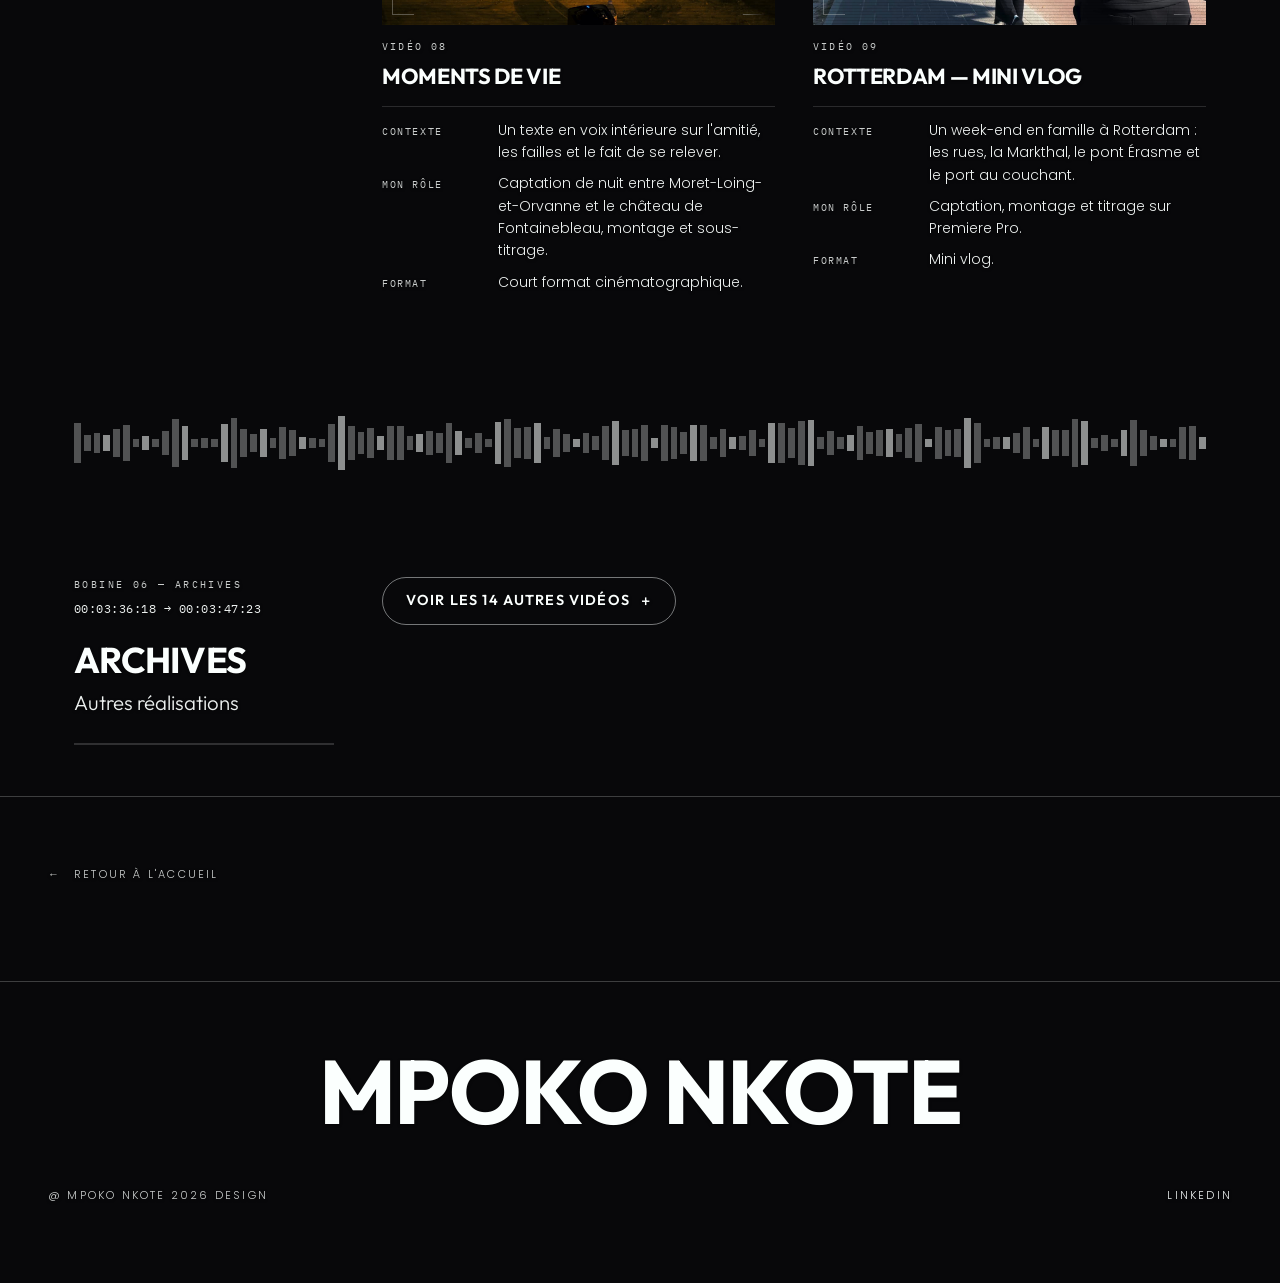
<file: audiovisuel.html>
<!DOCTYPE html>
<html lang="fr">
<head>
<meta charset="UTF-8">
<meta name="viewport" content="width=device-width, initial-scale=1">
<title>VIDÉO | Marlon Mpoko Nkote</title>
<meta name="description" content="Réalisations vidéo de Marlon Mpoko Nkote — spots de marque, reportages d'événements, interviews, motion design et formats courts.">

<link rel="preconnect" href="https://fonts.googleapis.com">
<link rel="preconnect" href="https://fonts.gstatic.com" crossorigin>
<link href="https://fonts.googleapis.com/css2?family=Outfit:wght@300;400;600;700&family=Poppins:wght@200;300;400;600&family=IBM+Plex+Mono:wght@400;500&display=swap" rel="stylesheet">

<link rel="stylesheet" href="css/style.css?v=20261029b">
<link rel="stylesheet" href="css/audiovisuel.css?v=20261029b">
</head>
<body class="av cinema">

<a class="skip-link" href="#main">Aller au contenu principal</a>

<div class="grain" aria-hidden="true"></div>

<div class="cine" aria-hidden="true">
  <div class="cine__plan"></div>
  <div class="cine__plan"></div>
  <div class="cine__brume"></div>
  <div class="cine__flare"></div>
  <div class="cine__halation"></div>
  <div class="cine__scrim"></div>
  <div class="cine__vignette"></div>
</div>
<div class="cache cache--haut" aria-hidden="true"></div>
<div class="cache cache--bas" aria-hidden="true"></div>
<div class="perfs perfs--left" aria-hidden="true"></div>
<div class="perfs perfs--right" aria-hidden="true"></div>
<div class="progress" aria-hidden="true"><span class="progress__bar"></span></div>

<div class="tc-hud" aria-hidden="true">
  <span class="tc-hud__dot"></span>
  <span class="tc-hud__label">REC</span>
  <span class="tc-hud__time">00:00:00:00</span>
</div>

<header class="site-header">
  <nav class="nav" aria-label="Navigation principale">
    <a class="nav__brand" href="index.html">Accueil</a>
    <ul class="nav__list">
      <li><a href="audiovisuel.html" aria-current="page">Vidéo</a></li>
      <li><a href="creations.html">Création visuelle</a></li>
      <li><a href="contact.html">Contact</a></li>
    </ul>
  </nav>
</header>

<main id="main">

  <!-- ============ ARDOISE ============ -->
  <section class="av-hero" data-plan="assets/img/video/fond/paris-vlog.jpg">
    <div class="sec-meta reveal">
      <span class="sec-meta__num">001</span>
      <span class="sec-meta__cat">Bobine</span>
    </div>

    <h1 class="av-hero__title reveal reveal--wipe">VIDÉO</h1>

    <div class="av-hero__clap reveal reveal--rule" data-delay="1"></div>

    <div class="slate reveal" data-delay="2">
      <div>
        <span class="slate__key">Rôle</span>
        <span class="slate__val">Captation &amp; montage</span>
      </div>
      <div>
        <span class="slate__key">Terrain</span>
        <span class="slate__val">Marque · Événement · Live</span>
      </div>
      <div>
        <span class="slate__key">Montage</span>
        <span class="slate__val">Premiere Pro · After Effects · CapCut</span>
      </div>
      <div>
        <span class="slate__key">Bobine</span>
        <span class="slate__val">9 sélectionnées · 14 en archives</span>
      </div>
    </div>
  </section>

  <div class="wave reveal" data-seed="0" aria-hidden="true"></div>

  <!-- ============ SÉLECTION 01 — FREELANCE ============ -->
  <article class="clip" id="freelance" data-sommaire="Freelance" data-plan="assets/img/video/fond/paris-vlog.jpg">
    <div class="clip__side">
      <span class="clip__num reveal">Bobine 01 — Sélection</span>
      <span class="clip__tc reveal">00:00:00:00</span>
      <h2 class="clip__title reveal reveal--wipe">FREELANCE</h2>
      <p class="clip__sub reveal">ZCB — marque de vêtements · 2026</p>
      <span class="clip__bar" aria-hidden="true"></span>
    </div>

    <div class="clip__content">
      <div class="clip__body reveal">
        <p>Vidéaste freelance pour ZeCityBoyz : je tourne et je monte les contenus de la marque, du backstage au spot de lancement, en intégrant les retours de l'équipe jusqu'à l'export pour chaque réseau.</p>
      </div>

      <div class="reel-grid">

        <div class="vid vid--phare reveal reveal--up">
          <button class="vid__frame monitor" data-src="assets/video/zcb-skullcap.mp4" data-titre="ZCB — Drop Skullcap"
                  aria-label="Lire le spot ZCB pour le drop Skullcap">
            <span class="monitor__tag">01</span>
            <img src="assets/img/video/zcb-skullcap.jpg" alt="" loading="lazy">
            <span class="vid__play"><i>&#9654;</i></span>
          </button>
          <span class="vid__num">Vidéo 01</span>
          <h3 class="vid__title">ZCB — DROP SKULLCAP</h3>
          <dl class="vid__ctx">
            <div><dt>Contexte</dt><dd>Lancement de la collection de bonnets de la marque, à annoncer sur les réseaux.</dd></div>
            <div><dt>Mon rôle</dt><dd>Captation de nuit sous les ombrières d'un parking, montage, inserts produits, habillage et annonce du drop.</dd></div>
            <div><dt>Format</dt><dd>Spot vertical pour les réseaux sociaux.</dd></div>
          </dl>
        </div>

        <div class="vid vid--phare reveal reveal--up" data-delay="1">
          <button class="vid__frame monitor" data-yt="V4X60-7GpFU" data-titre="ZCB — Vlog #1"
                  aria-label="Lire la vidéo ZCB — Vlog #1">
            <span class="monitor__tag">02</span>
            <img src="assets/img/video/zcb-vlog.jpg" alt="" loading="lazy">
            <span class="vid__play"><i>&#9654;</i></span>
          </button>
          <span class="vid__num">Vidéo 02</span>
          <h3 class="vid__title">ZCB — VLOG&nbsp;#1</h3>
          <dl class="vid__ctx">
            <div><dt>Contexte</dt><dd>Premier épisode de la série de vlogs de la marque, en coulisses avec l’équipe.</dd></div>
            <div><dt>Mon rôle</dt><dd>Captation backstage, montage, rythme et transitions, étalonnage et mixage audio.</dd></div>
            <div><dt>Format</dt><dd>Vlog horizontal pour YouTube.</dd></div>
          </dl>
        </div>

      </div>
    </div>
  </article>

  <div class="wave reveal" data-seed="47" aria-hidden="true"></div>

  <!-- ============ SÉLECTION 02 — PROFESSIONNEL ============ -->
  <article class="clip" id="professionnel" data-sommaire="Professionnel" data-plan="assets/img/video/fond/rendez-vous-metiers.jpg">
    <div class="clip__side">
      <span class="clip__num reveal">Bobine 02 — Sélection</span>
      <span class="clip__tc reveal">00:00:00:00</span>
      <h2 class="clip__title reveal reveal--wipe">PROFESSIONNEL</h2>
      <p class="clip__sub reveal">Campus des Métiers et des Qualifications d'Excellence · stage</p>
      <span class="clip__bar" aria-hidden="true"></span>
    </div>

    <div class="clip__content">
      <div class="clip__body reveal">
        <p>Chargé de communication audiovisuelle pendant mes deux stages au Campus : préparation des interviews, captation le jour J, dérushage puis montage rythmé avec sous-titres, sur Premiere Pro et CapCut.</p>
      </div>

      <div class="reel-grid">

        <div class="vid vid--phare reveal reveal--up">
          <button class="vid__frame monitor" data-yt="Kee2sH_Q9cI" data-titre="Concours Construction Durable 2025"
                  aria-label="Lire la vidéo Concours Construction Durable 2025">
            <span class="monitor__tag">03</span>
            <img src="assets/img/video/concours-2025.jpg" alt="" loading="lazy">
            <span class="vid__play"><i>&#9654;</i></span>
          </button>
          <span class="vid__num">Vidéo 03</span>
          <h3 class="vid__title">CONCOURS CONSTRUCTION DURABLE 2025</h3>
          <dl class="vid__ctx">
            <div><dt>Contexte</dt><dd>Deux groupes d'étudiants de l'IUT Sénart-Fontainebleau présentent leur projet de bâtiment scolaire en matériaux naturels.</dd></div>
            <div><dt>Mon rôle</dt><dd>Préparation des questions, interviews, captation de l'événement, dérushage et montage.</dd></div>
            <div><dt>Format</dt><dd>Reportage pour la chaîne YouTube du Campus.</dd></div>
          </dl>
        </div>

        <div class="vid vid--phare reveal reveal--up" data-delay="1">
          <button class="vid__frame monitor" data-yt="hyN4eLp3NFI" data-titre="3e Rendez-vous des métiers de la construction en Île-de-France"
                  aria-label="Lire la vidéo 3e Rendez-vous des métiers de la construction">
            <span class="monitor__tag">04</span>
            <img src="assets/img/video/rendez-vous-metiers.jpg" alt="" loading="lazy">
            <span class="vid__play"><i>&#9654;</i></span>
          </button>
          <span class="vid__num">Vidéo 04</span>
          <h3 class="vid__title">3<sup>e</sup> RENDEZ-VOUS DES MÉTIERS DE LA CONSTRUCTION</h3>
          <dl class="vid__ctx">
            <div><dt>Contexte</dt><dd>Événement régional en Île-de-France autour des métiers de la construction.</dd></div>
            <div><dt>Mon rôle</dt><dd>Couverture de l'événement : captation, interviews des participants et montage.</dd></div>
            <div><dt>Format</dt><dd>Reportage d'événement.</dd></div>
          </dl>
        </div>

      </div>

      <div class="clip__body reveal" style="margin-top:1.75rem">
        <p>Voir le détail de la mission : <a href="stage.html" style="text-decoration:underline">Mon stage</a>.</p>
      </div>
    </div>
  </article>

  <div class="wave reveal" data-seed="29" aria-hidden="true"></div>

  <!-- ============ SÉLECTION 03 — ASSOCIATION ============ -->
  <article class="clip" id="association" data-sommaire="Association" data-plan="assets/img/video/fond/village-solutions.jpg">
    <div class="clip__side">
      <span class="clip__num reveal">Bobine 03 — Sélection</span>
      <span class="clip__tc reveal">00:00:00:00</span>
      <h2 class="clip__title reveal reveal--wipe">ASSOCIATION</h2>
      <p class="clip__sub reveal">Centre Évangélique Chrétien · bénévole depuis 2025</p>
      <span class="clip__bar" aria-hidden="true"></span>
    </div>

    <div class="clip__content">
      <div class="clip__body reveal">
        <p>Bénévole en montage vidéo et assistant régisseur pour les lives du CEC à Noisy-le-Grand : formats courts du dérushage à l'export, motion design, habillage graphique et assistance technique pendant les captations en direct.</p>
      </div>

      <div class="reel-grid">

        <div class="vid vid--phare reveal reveal--up">
          <button class="vid__frame monitor" data-src="assets/video/cec-12-juillet.mp4" data-titre="Se retrouver"
                  aria-label="Lire la vidéo Se retrouver">
            <span class="monitor__tag">05</span>
            <img src="assets/img/video/cec-12-juillet.jpg" alt="" loading="lazy">
            <span class="vid__play"><i>&#9654;</i></span>
          </button>
          <span class="vid__num">Vidéo 05</span>
          <h3 class="vid__title">SE RETROUVER</h3>
          <dl class="vid__ctx">
            <div><dt>Contexte</dt><dd>Inviter la communauté à la rencontre du 12 juillet, un mois après le lancement de quatre défis.</dd></div>
            <div><dt>Mon rôle</dt><dd>Montage des images, motion design typographique et habillage aux couleurs du CEC.</dd></div>
            <div><dt>Format</dt><dd>Format court pour les réseaux.</dd></div>
          </dl>
        </div>

        <div class="vid vid--phare reveal reveal--up" data-delay="1">
          <button class="vid__frame monitor" data-src="assets/video/cec-generique.mp4" data-titre="Générique du CEC"
                  aria-label="Lire le générique du CEC">
            <span class="monitor__tag">06</span>
            <img src="assets/img/video/cec-generique.jpg" alt="" loading="lazy">
            <span class="vid__play"><i>&#9654;</i></span>
          </button>
          <span class="vid__num">Vidéo 06</span>
          <h3 class="vid__title">GÉNÉRIQUE DES LIVES</h3>
          <dl class="vid__ctx">
            <div><dt>Contexte</dt><dd>Ouvrir chaque live du dimanche avant le début du culte.</dd></div>
            <div><dt>Mon rôle</dt><dd>Montage d'images de la vie de l'église (louange, enseignement, régie, communion fraternelle) et habillage des titres.</dd></div>
            <div><dt>Format</dt><dd>Générique de diffusion en direct.</dd></div>
          </dl>
        </div>

      </div>
    </div>
  </article>

  <div class="wave reveal" data-seed="83" aria-hidden="true"></div>

  <!-- ============ SÉLECTION 04 — PROJET D'ÉTUDES ============ -->
  <article class="clip" id="projet-etudes" data-sommaire="Projet d'études" data-plan="assets/img/cine/heure-bleue.webp">
    <div class="clip__side">
      <span class="clip__num reveal">Bobine 04 — Sélection</span>
      <span class="clip__tc reveal">00:00:00:00</span>
      <h2 class="clip__title reveal reveal--wipe">PROJET D'ÉTUDES</h2>
      <p class="clip__sub reveal">BUT MMI · projet Étiquette</p>
      <span class="clip__bar" aria-hidden="true"></span>
    </div>

    <div class="clip__content">
      <div class="reel-grid">

        <div class="vid vid--phare reveal reveal--up">
          <button class="vid__frame monitor" data-yt="hHxMSVSHUks" data-titre="Les Déracinés"
                  aria-label="Lire la vidéo Les Déracinés">
            <span class="monitor__tag">07</span>
            <img src="assets/img/video/deracines.jpg" alt="" loading="lazy">
            <span class="vid__play"><i>&#9654;</i></span>
          </button>
          <span class="vid__num">Vidéo 07</span>
          <h3 class="vid__title">LES DÉRACINÉS</h3>
          <dl class="vid__ctx">
            <div><dt>Contexte</dt><dd>Projet encadré « Étiquette » avec le média Impact, sur le lien intergénérationnel et le voyage de seniors immigrés en France.</dd></div>
            <div><dt>Mon rôle</dt><dd>Captation et montage du documentaire : scènes de reconstitution et interviews. La partie du projet dont j'étais principalement responsable.</dd></div>
            <div><dt>Format</dt><dd>Court-métrage documentaire. <a href="projet-media-impact.html">Voir le projet complet</a></dd></div>
          </dl>
        </div>

      </div>
    </div>
  </article>

  <div class="wave reveal" data-seed="113" aria-hidden="true"></div>

  <!-- ============ SÉLECTION 05 — LIFESTYLE ============ -->
  <article class="clip" id="lifestyle" data-sommaire="Lifestyle" data-plan="assets/img/video/fond/barcelone.jpg">
    <div class="clip__side">
      <span class="clip__num reveal">Bobine 05 — Sélection</span>
      <span class="clip__tc reveal">00:00:00:00</span>
      <h2 class="clip__title reveal reveal--wipe">LIFESTYLE</h2>
      <p class="clip__sub reveal">Projets personnels</p>
      <span class="clip__bar" aria-hidden="true"></span>
    </div>

    <div class="clip__content">
      <div class="clip__body reveal">
        <p>Des formats libres, tournés et montés seul, sans cahier des charges : le terrain où je travaille le rythme, le cadrage et l'ambiance.</p>
      </div>

      <div class="reel-grid">

        <div class="vid vid--phare reveal reveal--up">
          <button class="vid__frame monitor" data-src="assets/video/moments-de-vie.mp4" data-titre="Moments de vie"
                  aria-label="Lire la vidéo Moments de vie">
            <span class="monitor__tag">08</span>
            <img src="assets/img/video/moments-de-vie.jpg" alt="" loading="lazy">
            <span class="vid__play"><i>&#9654;</i></span>
          </button>
          <span class="vid__num">Vidéo 08</span>
          <h3 class="vid__title">MOMENTS DE VIE</h3>
          <dl class="vid__ctx">
            <div><dt>Contexte</dt><dd>Un texte en voix intérieure sur l'amitié, les failles et le fait de se relever.</dd></div>
            <div><dt>Mon rôle</dt><dd>Captation de nuit entre Moret-Loing-et-Orvanne et le château de Fontainebleau, montage et sous-titrage.</dd></div>
            <div><dt>Format</dt><dd>Court format cinématographique.</dd></div>
          </dl>
        </div>

        <div class="vid vid--phare reveal reveal--up" data-delay="1">
          <button class="vid__frame monitor" data-src="assets/video/rotterdam.mp4" data-titre="Mini vlog — week-end à Rotterdam"
                  aria-label="Lire le mini vlog du week-end à Rotterdam">
            <span class="monitor__tag">09</span>
            <img src="assets/img/video/rotterdam.jpg" alt="" loading="lazy">
            <span class="vid__play"><i>&#9654;</i></span>
          </button>
          <span class="vid__num">Vidéo 09</span>
          <h3 class="vid__title">ROTTERDAM — MINI VLOG</h3>
          <dl class="vid__ctx">
            <div><dt>Contexte</dt><dd>Un week-end en famille à Rotterdam : les rues, la Markthal, le pont Érasme et le port au couchant.</dd></div>
            <div><dt>Mon rôle</dt><dd>Captation, montage et titrage sur Premiere Pro.</dd></div>
            <div><dt>Format</dt><dd>Mini vlog.</dd></div>
          </dl>
        </div>

      </div>
    </div>
  </article>

  <div class="wave reveal" data-seed="61" aria-hidden="true"></div>

  <!-- ============ ARCHIVES — le reste de la bobine, replié ============ -->
  <article class="clip" id="archives" data-sommaire="Archives" data-plan="assets/img/cine/heure-bleue.webp">
    <div class="clip__side">
      <span class="clip__num reveal">Bobine 06 — Archives</span>
      <span class="clip__tc reveal">00:00:00:00</span>
      <h2 class="clip__title reveal reveal--wipe">ARCHIVES</h2>
      <p class="clip__sub reveal">Autres réalisations</p>
      <span class="clip__bar" aria-hidden="true"></span>
    </div>

    <div class="clip__content">
      <details class="archives reveal">
        <summary class="archives__bouton">Voir les 14 autres vidéos</summary>

        <h3 class="archives__rubrique">Freelance — ZCB</h3>
        <div class="reel-grid">
          <div class="vid">
            <button class="vid__frame monitor" data-src="assets/video/zcb-mini-1.mp4" data-titre="ZCB — Mini vlog" aria-label="Lire le mini vlog ZCB">
              <span class="monitor__tag">10</span>
              <img src="assets/img/video/zcb-mini-1.jpg" alt="" loading="lazy">
              <span class="vid__play"><i>&#9654;</i></span>
            </button>
            <span class="vid__num">Vidéo 10</span>
            <h3 class="vid__title">ZCB — MINI VLOG</h3>
            <p class="vid__desc">Mini vlog au format TikTok, réalisé sur Premiere Pro.</p>
            <span class="vid__meta">Format vertical · Premiere Pro</span>
          </div>
          <div class="vid">
            <button class="vid__frame monitor" data-src="assets/video/zcb-mini-2.mp4" data-titre="ZCB — Mini vlog 2" aria-label="Lire le second mini vlog ZCB">
              <span class="monitor__tag">11</span>
              <img src="assets/img/video/zcb-mini-2.jpg" alt="" loading="lazy">
              <span class="vid__play"><i>&#9654;</i></span>
            </button>
            <span class="vid__num">Vidéo 11</span>
            <h3 class="vid__title">ZCB — MINI VLOG&nbsp;#2</h3>
            <p class="vid__desc">Mini vlog au format TikTok, réalisé sur Premiere Pro.</p>
            <span class="vid__meta">Format vertical · Premiere Pro</span>
          </div>
        </div>

        <h3 class="archives__rubrique">Professionnel — Campus</h3>
        <div class="reel-grid">
          <div class="vid">
            <button class="vid__frame monitor" data-yt="lLltkxesWSk" data-titre="Concours construction durable" aria-label="Lire la vidéo Concours construction durable">
              <span class="monitor__tag">12</span>
              <img src="assets/img/video/concours-construction.jpg" alt="" loading="lazy">
              <span class="vid__play"><i>&#9654;</i></span>
            </button>
            <span class="vid__num">Vidéo 12</span>
            <h3 class="vid__title">CONCOURS CONSTRUCTION DURABLE</h3>
            <p class="vid__desc">Reportage du concours de construction durable organisé par le Campus.</p>
            <span class="vid__meta">Reportage · Campus</span>
          </div>
          <div class="vid">
            <button class="vid__frame monitor" data-yt="_NyMfvvAN4A" data-titre="Village des solutions" aria-label="Lire la vidéo Village des solutions">
              <span class="monitor__tag">13</span>
              <img src="assets/img/video/village-solutions.jpg" alt="" loading="lazy">
              <span class="vid__play"><i>&#9654;</i></span>
            </button>
            <span class="vid__num">Vidéo 13</span>
            <h3 class="vid__title">VILLAGE DES SOLUTIONS</h3>
            <p class="vid__desc">Captation de l'événement Village des solutions.</p>
            <span class="vid__meta">Reportage · Campus</span>
          </div>
          <div class="vid">
            <button class="vid__frame monitor" data-yt="8LsXFqbXkKM" data-titre="Hackathon vidéo" aria-label="Lire la vidéo Hackathon">
              <span class="monitor__tag">14</span>
              <img src="assets/img/video/hackathon.jpg" alt="" loading="lazy">
              <span class="vid__play"><i>&#9654;</i></span>
            </button>
            <span class="vid__num">Vidéo 14</span>
            <h3 class="vid__title">HACKATHON</h3>
            <p class="vid__desc">Vidéo du hackathon organisé par le Campus.</p>
            <span class="vid__meta">Reportage · Campus</span>
          </div>
          <div class="vid">
            <button class="vid__frame monitor" data-yt="BvMyObVVvCU" data-titre="Pragmatopies : c'est quoi ?" aria-label="Lire la vidéo Pragmatopies : c'est quoi ?">
              <span class="monitor__tag">15</span>
              <img src="assets/img/video/pragmatopies.jpg" alt="" loading="lazy">
              <span class="vid__play"><i>&#9654;</i></span>
            </button>
            <span class="vid__num">Vidéo 15</span>
            <h3 class="vid__title">PRAGMATOPIES</h3>
            <p class="vid__desc">Présentation du concept : une série d'événements et d'interviews longues consacrées à la construction et à l'innovation.</p>
            <span class="vid__meta">Captation · Montage</span>
          </div>
          <div class="vid">
            <button class="vid__frame monitor" data-yt="5avlUaOp2ms" data-titre="Musée du Plâtre : interview de Vincent Farion" aria-label="Lire la vidéo Musée du Plâtre, interview de Vincent Farion">
              <span class="monitor__tag">16</span>
              <img src="assets/img/video/musee-platre.jpg" alt="" loading="lazy">
              <span class="vid__play"><i>&#9654;</i></span>
            </button>
            <span class="vid__num">Vidéo 16</span>
            <h3 class="vid__title">MUSÉE DU PLÂTRE</h3>
            <p class="vid__desc">Interview de Vincent Farion, directeur du Musée du Plâtre de Deuil-la-Barre, sur la préservation du patrimoine du plâtre.</p>
            <span class="vid__meta">Interview · Campus</span>
          </div>
        </div>

        <h3 class="archives__rubrique">Association — CEC</h3>
        <div class="reel-grid">
          <div class="vid">
            <button class="vid__frame monitor" data-src="assets/video/cec-outro.mp4" data-titre="Outro des lives du CEC" aria-label="Lire l'outro des lives du CEC">
              <span class="monitor__tag">17</span>
              <img src="assets/img/video/cec-outro.jpg" alt="" loading="lazy">
              <span class="vid__play"><i>&#9654;</i></span>
            </button>
            <span class="vid__num">Vidéo 17</span>
            <h3 class="vid__title">OUTRO</h3>
            <p class="vid__desc">Outro diffusée en clôture des lives, réalisée sur Premiere Pro. Elle renvoie vers les réseaux et la chaîne de l'église avant de rendre l'antenne.</p>
            <span class="vid__meta">Montage · Habillage</span>
          </div>
          <div class="vid">
            <button class="vid__frame monitor" data-src="assets/video/cec-rameaux.mp4" data-titre="Rameaux" aria-label="Lire la vidéo Rameaux">
              <span class="monitor__tag">18</span>
              <img src="assets/img/video/cec-rameaux.jpg" alt="" loading="lazy">
              <span class="vid__play"><i>&#9654;</i></span>
            </button>
            <span class="vid__num">Vidéo 18</span>
            <h3 class="vid__title">RAMEAUX</h3>
            <p class="vid__desc">Captation et montage de la célébration des Rameaux.</p>
            <span class="vid__meta">Captation · Montage</span>
          </div>
        </div>

        <h3 class="archives__rubrique">Projets d'études</h3>
        <div class="reel-grid">
          <div class="vid">
            <button class="vid__frame monitor" data-src="assets/video/spot-nous.mp4" data-titre="Spot Nous" aria-label="Lire la vidéo Spot Nous">
              <span class="monitor__tag">19</span>
              <img src="assets/img/video/spot-nous.jpg" alt="" loading="lazy">
              <span class="vid__play"><i>&#9654;</i></span>
            </button>
            <span class="vid__num">Vidéo 19</span>
            <h3 class="vid__title">NOUS</h3>
            <p class="vid__desc">Spot de sensibilisation contre le racisme. J'ai participé à l'écriture du scénario et joué le rôle principal.</p>
            <span class="vid__meta">Scénario · Jeu · Montage</span>
          </div>
          <div class="vid">
            <button class="vid__frame monitor" data-src="assets/video/musee-guinee.mp4" data-titre="Musée de Guinée" aria-label="Lire la vidéo Musée de Guinée">
              <span class="monitor__tag">20</span>
              <img src="assets/img/video/musee-guinee.jpg" alt="" loading="lazy">
              <span class="vid__play"><i>&#9654;</i></span>
            </button>
            <span class="vid__num">Vidéo 20</span>
            <h3 class="vid__title">MUSÉE DE GUINÉE</h3>
            <p class="vid__desc">Film d'animation réalisé pour le Master Création et Expérience Numériques.</p>
            <span class="vid__meta">Animation · Master CEN</span>
          </div>
          <div class="vid">
            <button class="vid__frame monitor" data-yt="0oQpwA1qMJ0" data-titre="Vidéo 360" aria-label="Lire la vidéo Vidéo 360">
              <span class="monitor__tag">21</span>
              <img src="assets/img/video/realite-virtuelle.jpg" alt="" loading="lazy">
              <span class="vid__play"><i>&#9654;</i></span>
            </button>
            <span class="vid__num">Vidéo 21</span>
            <h3 class="vid__title">VIDÉO 360</h3>
            <p class="vid__desc">Vidéo tournée à la caméra Insta360, qui capte la scène entière sur 360 degrés.</p>
            <span class="vid__meta">Insta360 · Montage</span>
          </div>
        </div>

        <h3 class="archives__rubrique">Lifestyle</h3>
        <div class="reel-grid">
          <div class="vid">
            <button class="vid__frame monitor" data-yt="L-_mTVqL4fQ" data-titre="DaysInParis" aria-label="Lire la vidéo DaysInParis">
              <span class="monitor__tag">22</span>
              <img src="assets/img/video/days-in-paris.jpg" alt="" loading="lazy">
              <span class="vid__play"><i>&#9654;</i></span>
            </button>
            <span class="vid__num">Vidéo 22</span>
            <h3 class="vid__title">DAYS IN PARIS</h3>
            <p class="vid__desc">Second format parisien, une journée à Paris.</p>
            <span class="vid__meta">Captation · Montage</span>
          </div>
          <div class="vid">
            <button class="vid__frame monitor" data-yt="0jxH4nszLlc" data-titre="intro vlog Barcelone" aria-label="Lire la vidéo intro vlog Barcelone">
              <span class="monitor__tag">23</span>
              <img src="assets/img/video/barcelone.jpg" alt="" loading="lazy">
              <span class="vid__play"><i>&#9654;</i></span>
            </button>
            <span class="vid__num">Vidéo 23</span>
            <h3 class="vid__title">INTRO VLOG BARCELONE</h3>
            <p class="vid__desc">Séquence d'introduction d'un vlog tourné à Barcelone pour des vacances en famille.</p>
            <span class="vid__meta">Captation · Montage</span>
          </div>
        </div>
      </details>
    </div>
  </article>

  <div class="case-foot">
    <a class="back-link" href="index.html"><span aria-hidden="true">←</span> Retour à l'accueil</a>
  </div>

</main>

<footer class="site-footer">
  <p class="site-footer__name">MPOKO NKOTE</p>
  <div class="site-footer__bar">
    <span>@ MPOKO NKOTE 2026 DESIGN</span>
    <a href="https://www.linkedin.com/in/marlon-mpoko-nkote-088b88265/" target="_blank" rel="noopener">LINKEDIN</a>
  </div>
</footer>

<script src="js/main.js?v=20261029b"></script>
<script src="js/ambiance.js?v=20261029b"></script>
<script src="js/toile.js?v=20261029b"></script>
<script src="js/sommaire.js?v=20261029b"></script>
<script src="js/audiovisuel.js?v=20261029b"></script>
</body>
</html>
</file>
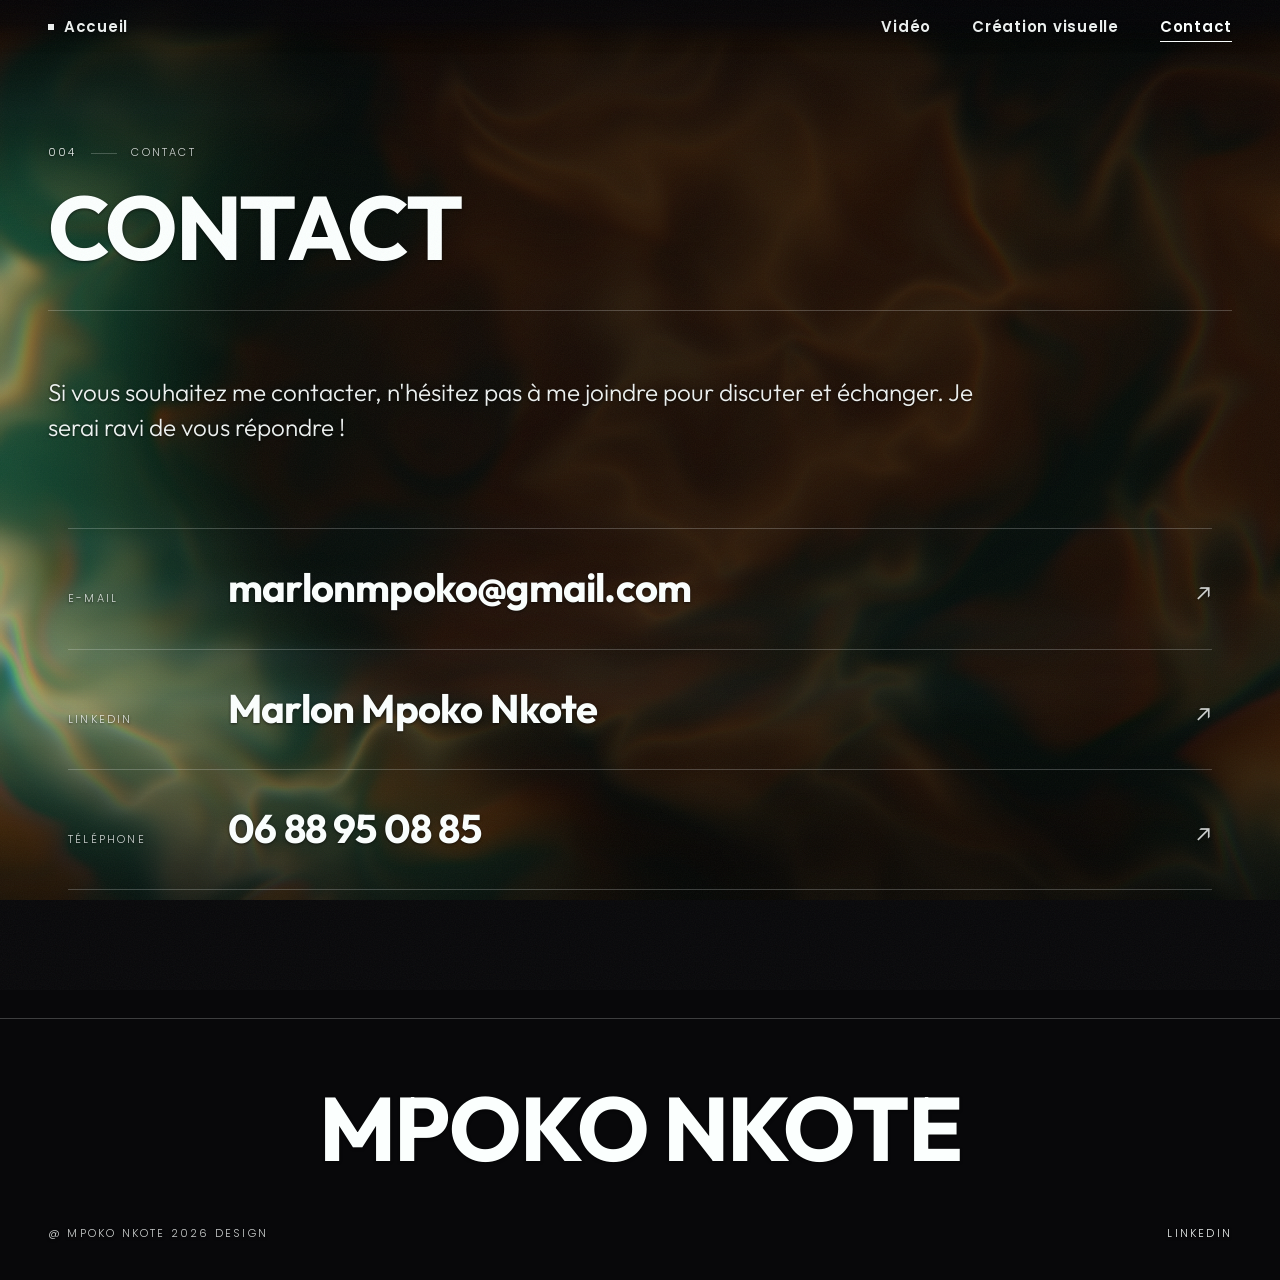
<file: contact.html>
<!DOCTYPE html>
<html lang="fr">
<head>
<meta charset="UTF-8">
<meta name="viewport" content="width=device-width, initial-scale=1">
<title>CONTACT | Marlon Mpoko Nkote</title>
<meta name="description" content="Contacter Marlon Mpoko Nkote — création graphique et production audiovisuelle.">

<link rel="preconnect" href="https://fonts.googleapis.com">
<link rel="preconnect" href="https://fonts.gstatic.com" crossorigin>
<link href="https://fonts.googleapis.com/css2?family=Outfit:wght@300;400;600;700&family=Poppins:wght@200;300;400;600&display=swap" rel="stylesheet">

<link rel="stylesheet" href="css/style.css?v=20261029b">
</head>
<body class="cinema">

<a class="skip-link" href="#main">Aller au contenu principal</a>

<div class="grain" aria-hidden="true"></div>
<div class="cine" aria-hidden="true">
  <div class="cine__plan"></div>
  <div class="cine__plan"></div>
  <div class="cine__brume"></div>
  <div class="cine__halation"></div>
  <div class="cine__scrim"></div>
  <div class="cine__vignette"></div>
</div>
<div class="progress" aria-hidden="true"><span class="progress__bar"></span></div>

<header class="site-header">
  <nav class="nav" aria-label="Navigation principale">
    <a class="nav__brand" href="index.html">Accueil</a>
    <ul class="nav__list">
      <li><a href="audiovisuel.html">Vidéo</a></li>
      <li><a href="creations.html">Création visuelle</a></li>
      <li><a href="contact.html" aria-current="page">Contact</a></li>
    </ul>
  </nav>
</header>

<main id="main">

  <section class="page-hero" data-plan="assets/img/cine/ciel-braise.webp" data-froid="#228866" data-teinte="#f35e07">
    <div class="sec-meta reveal">
      <span class="sec-meta__num">004</span>
      <span class="sec-meta__cat">Contact</span>
    </div>
    <h1 class="page-hero__title reveal reveal--wipe">CONTACT</h1>
    <hr class="rule reveal reveal--rule">
    <p class="page-hero__intro reveal">
      Si vous souhaitez me contacter, n'hésitez pas à me joindre pour discuter et échanger.
      Je serai ravi de vous répondre !
    </p>
  </section>

  <section class="contact-list">

    <a class="contact-row reveal" href="mailto:marlonmpoko@gmail.com">
      <span class="contact-row__label">E-mail</span>
      <span class="contact-row__value">marlonmpoko@gmail.com</span>
      <span class="contact-row__arrow" aria-hidden="true">↗</span>
    </a>

    <a class="contact-row reveal" data-delay="1"
       href="https://www.linkedin.com/in/marlon-mpoko-nkote-088b88265/"
       target="_blank" rel="noopener">
      <span class="contact-row__label">LinkedIn</span>
      <span class="contact-row__value">Marlon Mpoko Nkote</span>
      <span class="contact-row__arrow" aria-hidden="true">↗</span>
    </a>

    <a class="contact-row reveal" data-delay="2" href="tel:+33688950885">
      <span class="contact-row__label">Téléphone</span>
      <span class="contact-row__value">06 88 95 08 85</span>
      <span class="contact-row__arrow" aria-hidden="true">↗</span>
    </a>

  </section>

</main>

<footer class="site-footer">
  <p class="site-footer__name">MPOKO NKOTE</p>
  <div class="site-footer__bar">
    <span>@ MPOKO NKOTE 2026 DESIGN</span>
    <a href="https://www.linkedin.com/in/marlon-mpoko-nkote-088b88265/" target="_blank" rel="noopener">LINKEDIN</a>
  </div>
</footer>

<script src="js/main.js?v=20261029b"></script>
<script src="js/ambiance.js?v=20261029b"></script>
<script src="js/toile.js?v=20261029b"></script>
</body>
</html>
</file>
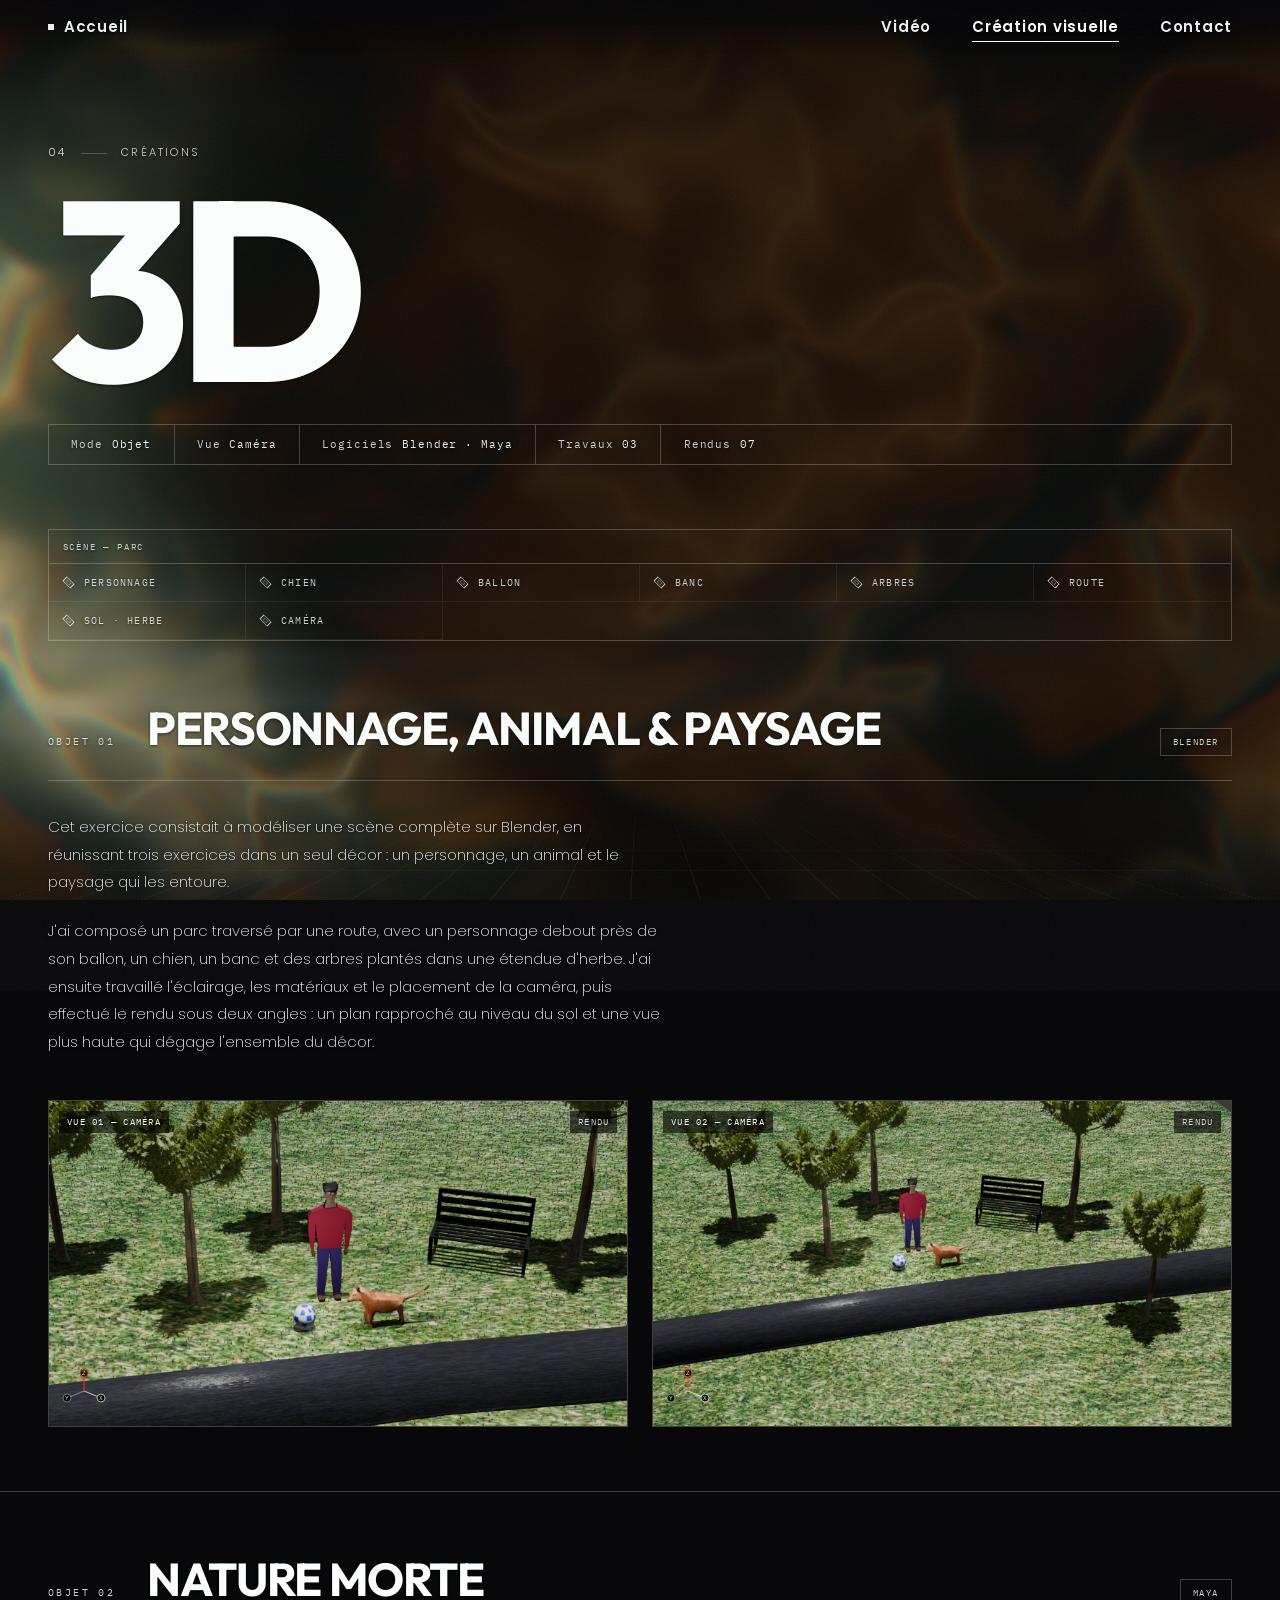
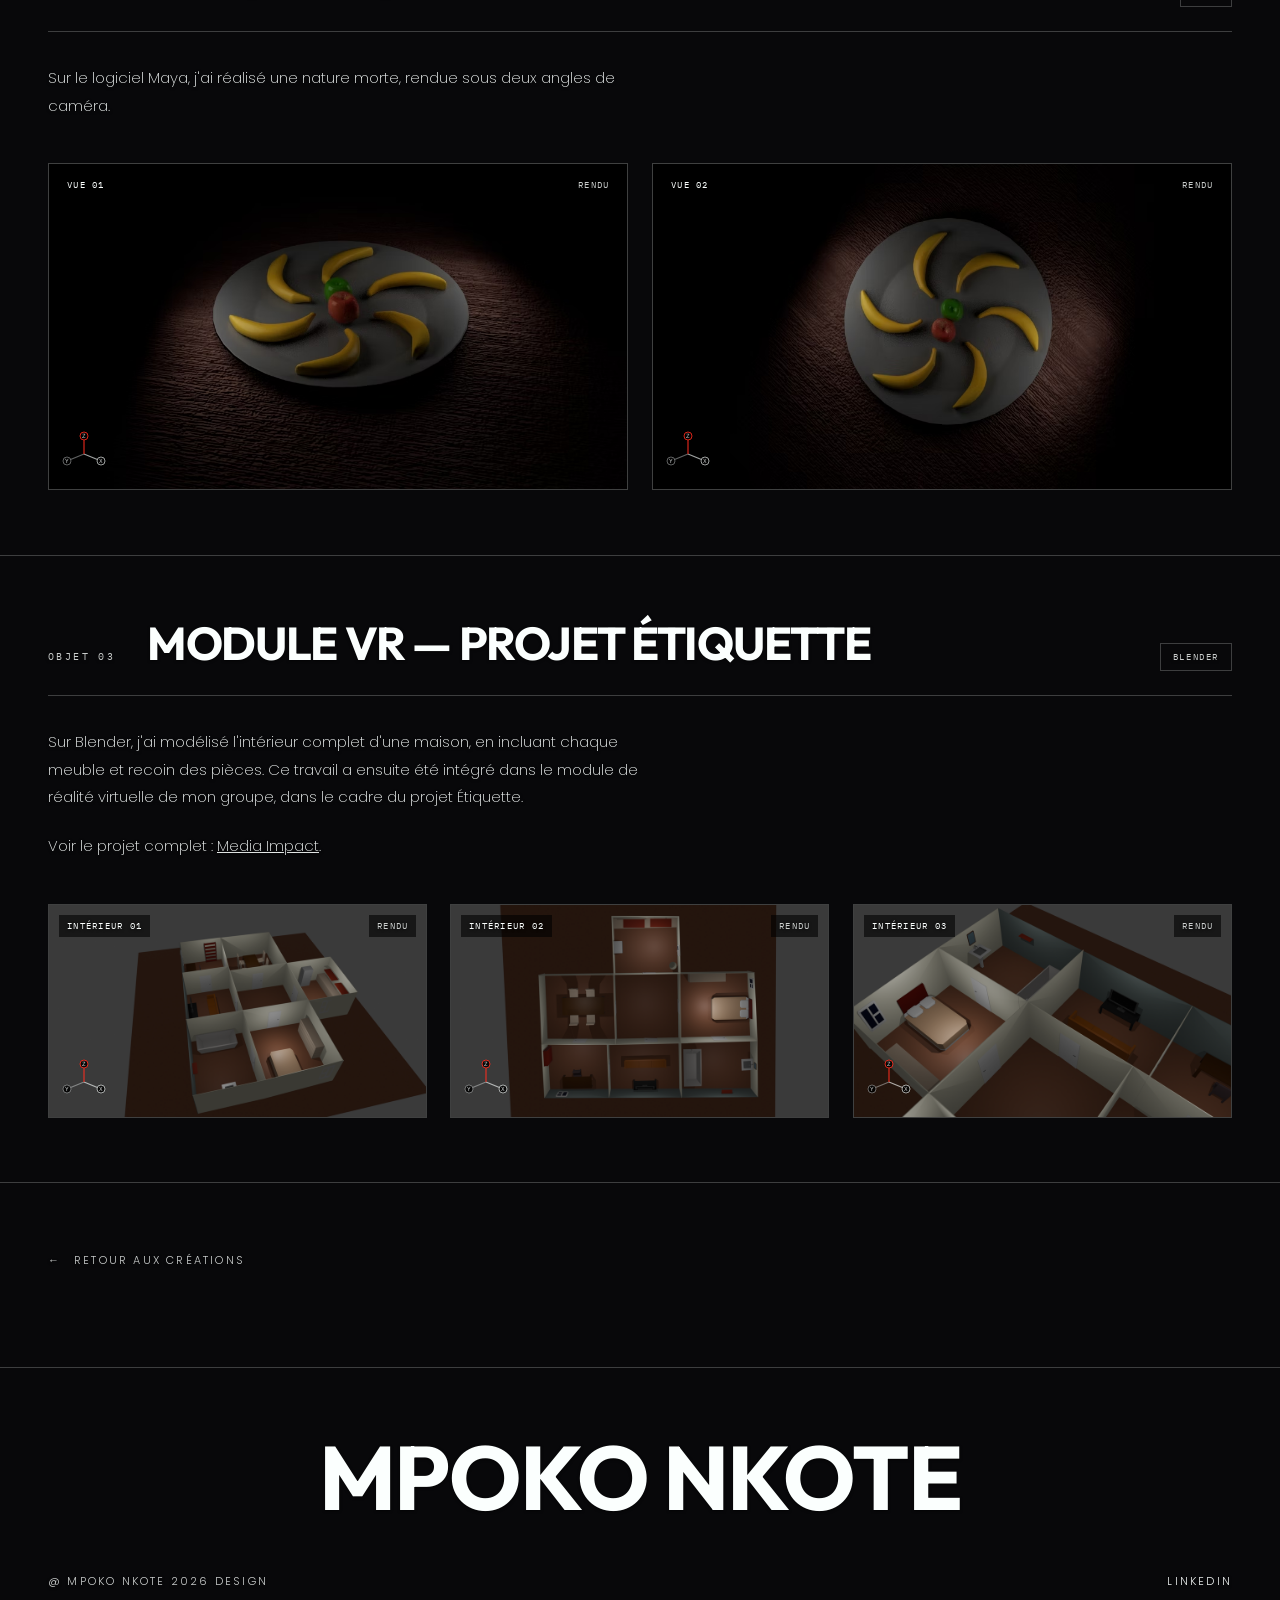
<file: creation-3d.html>
<!DOCTYPE html>
<html lang="fr">
<head>
<meta charset="UTF-8">
<meta name="viewport" content="width=device-width, initial-scale=1">
<title>3D | Marlon Mpoko Nkote</title>
<meta name="description" content="Créations 3D de Marlon Mpoko Nkote — modélisation de personnage, d'animal et de paysage sur Blender, nature morte sur Maya.">

<link rel="preconnect" href="https://fonts.googleapis.com">
<link rel="preconnect" href="https://fonts.gstatic.com" crossorigin>
<link href="https://fonts.googleapis.com/css2?family=Outfit:wght@300;400;600;700&family=Poppins:wght@200;300;400;600&family=IBM+Plex+Mono:wght@400;500&display=swap" rel="stylesheet">

<link rel="stylesheet" href="css/style.css?v=20261029b">
<link rel="stylesheet" href="css/3d.css?v=20261029b">
</head>
<body class="scn cinema">

<a class="skip-link" href="#main">Aller au contenu principal</a>

<div class="grain" aria-hidden="true"></div>
<div class="cine" aria-hidden="true">
  <div class="cine__plan"></div>
  <div class="cine__plan"></div>
  <div class="cine__brume"></div>
  <div class="cine__halation"></div>
  <div class="cine__scrim"></div>
  <div class="cine__vignette"></div>
</div>
<div class="scn-floor" aria-hidden="true"></div>
<div class="progress" aria-hidden="true"><span class="progress__bar"></span></div>

<header class="site-header">
  <nav class="nav" aria-label="Navigation principale">
    <a class="nav__brand" href="index.html">Accueil</a>
    <ul class="nav__list">
      <li><a href="audiovisuel.html">Vidéo</a></li>
      <li><a href="creations.html" aria-current="page">Création visuelle</a></li>
      <li><a href="contact.html">Contact</a></li>
    </ul>
  </nav>
</header>

<main id="main">

  <!-- ============ EN-TÊTE DE SCÈNE ============ -->
  <section class="scene" data-plan="assets/img/cine/crepuscule.webp" data-froid="#886666" data-teinte="#de8137">
    <div class="sec-meta reveal">
      <span class="sec-meta__num">04</span>
      <span class="sec-meta__cat">Créations</span>
    </div>

    <h1 class="scene__title reveal reveal--wipe">3D</h1>

    <div class="scene__bar reveal" data-delay="1">
      <span><b>Mode</b>Objet</span>
      <span><b>Vue</b>Caméra</span>
      <span><b>Logiciels</b>Blender · Maya</span>
      <span><b>Travaux</b>03</span>
      <span><b>Rendus</b>07</span>
    </div>
  </section>

  <!-- ============ OUTLINER ============ -->
  <section class="outliner reveal" aria-label="Contenu de la scène du parc">
    <div class="outliner__frame">
      <div class="outliner__head">Scène — Parc</div>
      <div class="outliner__list">
        <span class="outliner__item"><span class="outliner__icon" aria-hidden="true"></span>Personnage</span>
        <span class="outliner__item"><span class="outliner__icon" aria-hidden="true"></span>Chien</span>
        <span class="outliner__item"><span class="outliner__icon" aria-hidden="true"></span>Ballon</span>
        <span class="outliner__item"><span class="outliner__icon" aria-hidden="true"></span>Banc</span>
        <span class="outliner__item"><span class="outliner__icon" aria-hidden="true"></span>Arbres</span>
        <span class="outliner__item"><span class="outliner__icon" aria-hidden="true"></span>Route</span>
        <span class="outliner__item"><span class="outliner__icon" aria-hidden="true"></span>Sol · herbe</span>
        <span class="outliner__item"><span class="outliner__icon" aria-hidden="true"></span>Caméra</span>
      </div>
    </div>
  </section>

  <!-- ============ 01 — PARC ============ -->
  <article class="obj reveal" id="obj-01">
    <div class="obj__head">
      <span class="obj__num">Objet 01</span>
      <h2 class="obj__title">PERSONNAGE, ANIMAL &amp; PAYSAGE</h2>
      <span class="obj__engine">Blender</span>
    </div>

    <div class="obj__body">
      <p>Cet exercice consistait à modéliser une scène complète sur Blender, en réunissant trois exercices dans un seul décor : un personnage, un animal et le paysage qui les entoure.</p>
      <p>J'ai composé un parc traversé par une route, avec un personnage debout près de son ballon, un chien, un banc et des arbres plantés dans une étendue d'herbe. J'ai ensuite travaillé l'éclairage, les matériaux et le placement de la caméra, puis effectué le rendu sous deux angles : un plan rapproché au niveau du sol et une vue plus haute qui dégage l'ensemble du décor.</p>
    </div>

    <div class="obj__views">
      <figure class="viewport reveal reveal--up">
        <span class="viewport__tag viewport__tag--tl">Vue 01 — Caméra</span>
        <span class="viewport__tag viewport__tag--tr">Rendu</span>
        <img src="assets/img/3d/parc-01.jpg" alt="Rendu 3D du parc — plan rapproché sur le personnage, le chien et le ballon" loading="lazy">
        <span class="viewport__mesh" aria-hidden="true"></span>
        <span class="viewport__tag viewport__tag--mesh">Wireframe</span>
        <svg class="gizmo" viewBox="0 0 46 46" aria-hidden="true">
          <line class="ax-x" x1="23" y1="23" x2="40" y2="30"/>
          <line class="ax-y" x1="23" y1="23" x2="6"  y2="30"/>
          <line class="ax-z" x1="23" y1="23" x2="23" y2="5"/>
          <circle class="pt-x" cx="40" cy="30" r="4"/>
          <circle class="pt-y" cx="6"  cy="30" r="4"/>
          <circle class="pt-z" cx="23" cy="5"  r="4"/>
          <text x="40" y="32" text-anchor="middle">X</text>
          <text x="6"  y="32" text-anchor="middle">Y</text>
          <text x="23" y="7"  text-anchor="middle">Z</text>
        </svg>
      </figure>

      <figure class="viewport reveal reveal--up" data-delay="1">
        <span class="viewport__tag viewport__tag--tl">Vue 02 — Caméra</span>
        <span class="viewport__tag viewport__tag--tr">Rendu</span>
        <img src="assets/img/3d/parc-02.jpg" alt="Rendu 3D du parc — vue large dégageant la route et les arbres" loading="lazy">
        <span class="viewport__mesh" aria-hidden="true"></span>
        <span class="viewport__tag viewport__tag--mesh">Wireframe</span>
        <svg class="gizmo" viewBox="0 0 46 46" aria-hidden="true">
          <line class="ax-x" x1="23" y1="23" x2="40" y2="30"/>
          <line class="ax-y" x1="23" y1="23" x2="6"  y2="30"/>
          <line class="ax-z" x1="23" y1="23" x2="23" y2="5"/>
          <circle class="pt-x" cx="40" cy="30" r="4"/>
          <circle class="pt-y" cx="6"  cy="30" r="4"/>
          <circle class="pt-z" cx="23" cy="5"  r="4"/>
          <text x="40" y="32" text-anchor="middle">X</text>
          <text x="6"  y="32" text-anchor="middle">Y</text>
          <text x="23" y="7"  text-anchor="middle">Z</text>
        </svg>
      </figure>
    </div>
  </article>

  <!-- ============ 02 — NATURE MORTE ============ -->
  <article class="obj reveal" id="obj-02">
    <div class="obj__head">
      <span class="obj__num">Objet 02</span>
      <h2 class="obj__title">NATURE MORTE</h2>
      <span class="obj__engine">Maya</span>
    </div>

    <div class="obj__body">
      <p>Sur le logiciel Maya, j'ai réalisé une nature morte, rendue sous deux angles de caméra.</p>
    </div>

    <div class="obj__views">
      <figure class="viewport reveal reveal--up">
        <span class="viewport__tag viewport__tag--tl">Vue 01</span>
        <span class="viewport__tag viewport__tag--tr">Rendu</span>
        <img src="assets/img/3d/nature-morte-1.avif" alt="Nature morte 3D, premier angle" loading="lazy">
        <span class="viewport__mesh" aria-hidden="true"></span>
        <span class="viewport__tag viewport__tag--mesh">Wireframe</span>
        <svg class="gizmo" viewBox="0 0 46 46" aria-hidden="true">
          <line class="ax-x" x1="23" y1="23" x2="40" y2="30"/>
          <line class="ax-y" x1="23" y1="23" x2="6"  y2="30"/>
          <line class="ax-z" x1="23" y1="23" x2="23" y2="5"/>
          <circle class="pt-x" cx="40" cy="30" r="4"/>
          <circle class="pt-y" cx="6"  cy="30" r="4"/>
          <circle class="pt-z" cx="23" cy="5"  r="4"/>
          <text x="40" y="32" text-anchor="middle">X</text>
          <text x="6"  y="32" text-anchor="middle">Y</text>
          <text x="23" y="7"  text-anchor="middle">Z</text>
        </svg>
      </figure>

      <figure class="viewport reveal reveal--up" data-delay="1">
        <span class="viewport__tag viewport__tag--tl">Vue 02</span>
        <span class="viewport__tag viewport__tag--tr">Rendu</span>
        <img src="assets/img/3d/nature-morte-2.avif" alt="Nature morte 3D, second angle" loading="lazy">
        <span class="viewport__mesh" aria-hidden="true"></span>
        <span class="viewport__tag viewport__tag--mesh">Wireframe</span>
        <svg class="gizmo" viewBox="0 0 46 46" aria-hidden="true">
          <line class="ax-x" x1="23" y1="23" x2="40" y2="30"/>
          <line class="ax-y" x1="23" y1="23" x2="6"  y2="30"/>
          <line class="ax-z" x1="23" y1="23" x2="23" y2="5"/>
          <circle class="pt-x" cx="40" cy="30" r="4"/>
          <circle class="pt-y" cx="6"  cy="30" r="4"/>
          <circle class="pt-z" cx="23" cy="5"  r="4"/>
          <text x="40" y="32" text-anchor="middle">X</text>
          <text x="6"  y="32" text-anchor="middle">Y</text>
          <text x="23" y="7"  text-anchor="middle">Z</text>
        </svg>
      </figure>
    </div>
  </article>

  <!-- ============ 03 — MODULE VR ============ -->
  <article class="obj reveal" id="obj-03">
    <div class="obj__head">
      <span class="obj__num">Objet 03</span>
      <h2 class="obj__title">MODULE VR — PROJET ÉTIQUETTE</h2>
      <span class="obj__engine">Blender</span>
    </div>

    <div class="obj__body">
      <p>Sur Blender, j'ai modélisé l'intérieur complet d'une maison, en incluant chaque meuble et recoin des pièces. Ce travail a ensuite été intégré dans le module de réalité virtuelle de mon groupe, dans le cadre du projet Étiquette.</p>
      <p>Voir le projet complet : <a href="projet-media-impact.html" style="text-decoration:underline">Media Impact</a>.</p>
    </div>

    <div class="obj__views obj__views--trio">
      <figure class="viewport reveal reveal--up">
        <span class="viewport__tag viewport__tag--tl">Intérieur 01</span>
        <span class="viewport__tag viewport__tag--tr">Rendu</span>
        <img src="assets/img/impact/3d-1.png" alt="Rendu 3D de l'intérieur modélisé pour le module VR" loading="lazy">
        <span class="viewport__mesh" aria-hidden="true"></span>
        <span class="viewport__tag viewport__tag--mesh">Wireframe</span>
        <svg class="gizmo" viewBox="0 0 46 46" aria-hidden="true">
          <line class="ax-x" x1="23" y1="23" x2="40" y2="30"/>
          <line class="ax-y" x1="23" y1="23" x2="6"  y2="30"/>
          <line class="ax-z" x1="23" y1="23" x2="23" y2="5"/>
          <circle class="pt-x" cx="40" cy="30" r="4"/>
          <circle class="pt-y" cx="6"  cy="30" r="4"/>
          <circle class="pt-z" cx="23" cy="5"  r="4"/>
          <text x="40" y="32" text-anchor="middle">X</text>
          <text x="6"  y="32" text-anchor="middle">Y</text>
          <text x="23" y="7"  text-anchor="middle">Z</text>
        </svg>
      </figure>

      <figure class="viewport reveal reveal--up" data-delay="1">
        <span class="viewport__tag viewport__tag--tl">Intérieur 02</span>
        <span class="viewport__tag viewport__tag--tr">Rendu</span>
        <img src="assets/img/impact/3d-3.png" alt="Rendu 3D de l'intérieur modélisé pour le module VR" loading="lazy">
        <span class="viewport__mesh" aria-hidden="true"></span>
        <span class="viewport__tag viewport__tag--mesh">Wireframe</span>
        <svg class="gizmo" viewBox="0 0 46 46" aria-hidden="true">
          <line class="ax-x" x1="23" y1="23" x2="40" y2="30"/>
          <line class="ax-y" x1="23" y1="23" x2="6"  y2="30"/>
          <line class="ax-z" x1="23" y1="23" x2="23" y2="5"/>
          <circle class="pt-x" cx="40" cy="30" r="4"/>
          <circle class="pt-y" cx="6"  cy="30" r="4"/>
          <circle class="pt-z" cx="23" cy="5"  r="4"/>
          <text x="40" y="32" text-anchor="middle">X</text>
          <text x="6"  y="32" text-anchor="middle">Y</text>
          <text x="23" y="7"  text-anchor="middle">Z</text>
        </svg>
      </figure>

      <figure class="viewport reveal reveal--up" data-delay="2">
        <span class="viewport__tag viewport__tag--tl">Intérieur 03</span>
        <span class="viewport__tag viewport__tag--tr">Rendu</span>
        <img src="assets/img/impact/3d-5.png" alt="Rendu 3D de l'intérieur modélisé pour le module VR" loading="lazy">
        <span class="viewport__mesh" aria-hidden="true"></span>
        <span class="viewport__tag viewport__tag--mesh">Wireframe</span>
        <svg class="gizmo" viewBox="0 0 46 46" aria-hidden="true">
          <line class="ax-x" x1="23" y1="23" x2="40" y2="30"/>
          <line class="ax-y" x1="23" y1="23" x2="6"  y2="30"/>
          <line class="ax-z" x1="23" y1="23" x2="23" y2="5"/>
          <circle class="pt-x" cx="40" cy="30" r="4"/>
          <circle class="pt-y" cx="6"  cy="30" r="4"/>
          <circle class="pt-z" cx="23" cy="5"  r="4"/>
          <text x="40" y="32" text-anchor="middle">X</text>
          <text x="6"  y="32" text-anchor="middle">Y</text>
          <text x="23" y="7"  text-anchor="middle">Z</text>
        </svg>
      </figure>
    </div>
  </article>

  <div class="case-foot">
    <a class="back-link" href="creations.html"><span aria-hidden="true">←</span> Retour aux créations</a>
  </div>

</main>

<footer class="site-footer">
  <p class="site-footer__name">MPOKO NKOTE</p>
  <div class="site-footer__bar">
    <span>@ MPOKO NKOTE 2026 DESIGN</span>
    <a href="https://www.linkedin.com/in/marlon-mpoko-nkote-088b88265/" target="_blank" rel="noopener">LINKEDIN</a>
  </div>
</footer>

<script src="js/main.js?v=20261029b"></script>
<script src="js/ambiance.js?v=20261029b"></script>
<script src="js/toile.js?v=20261029b"></script>
</body>
</html>
</file>
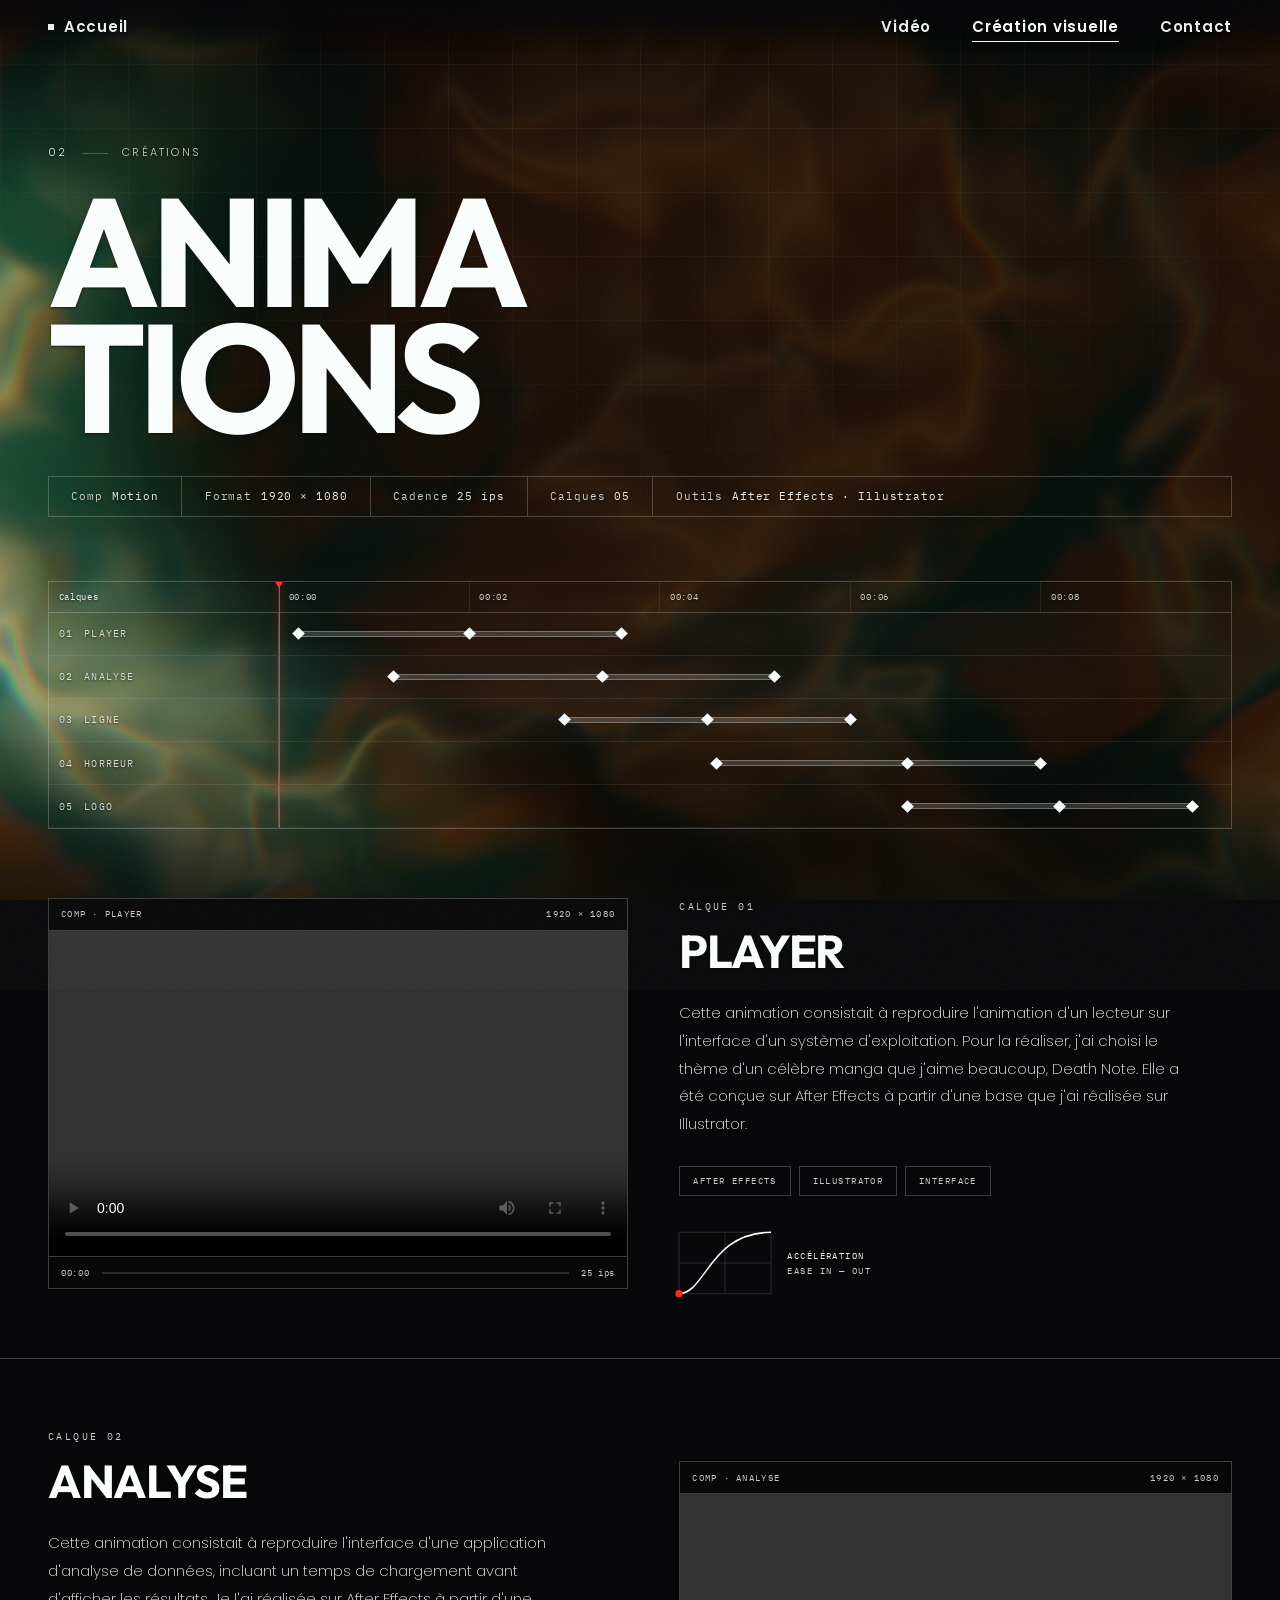
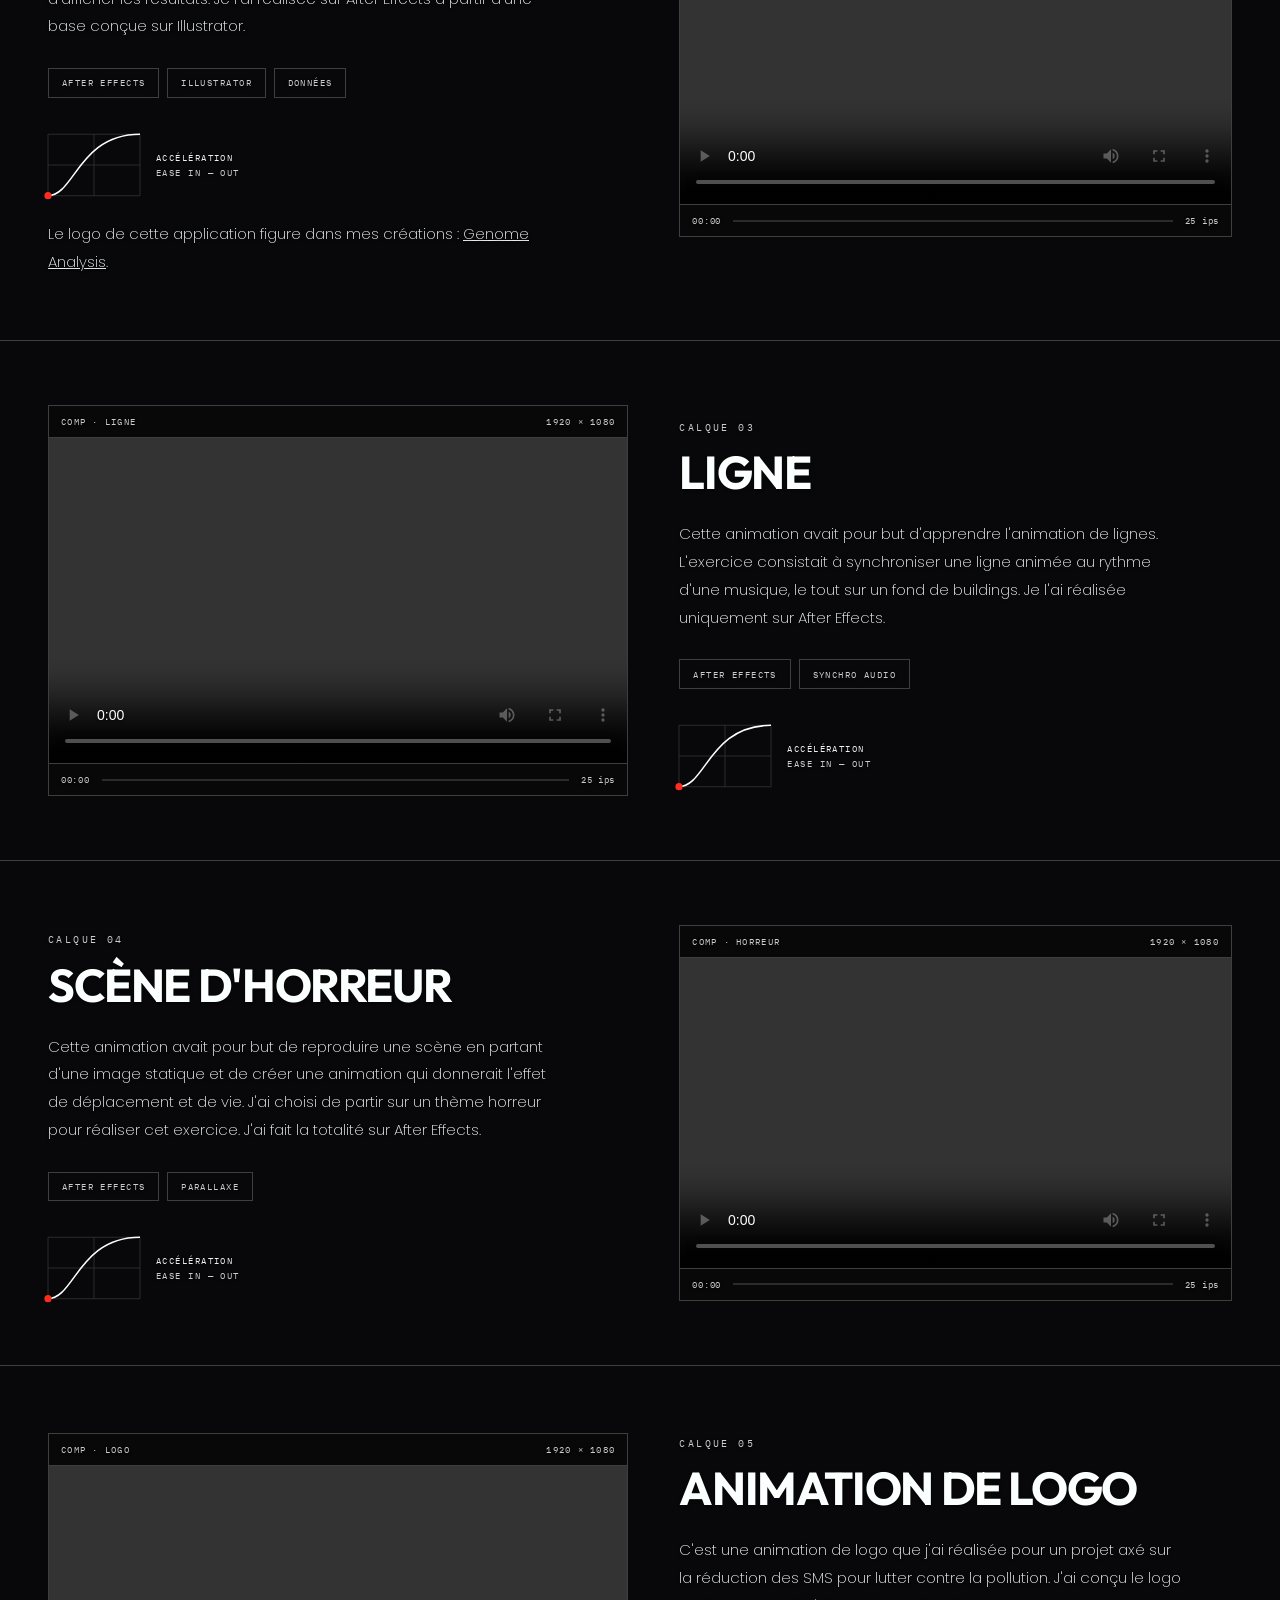
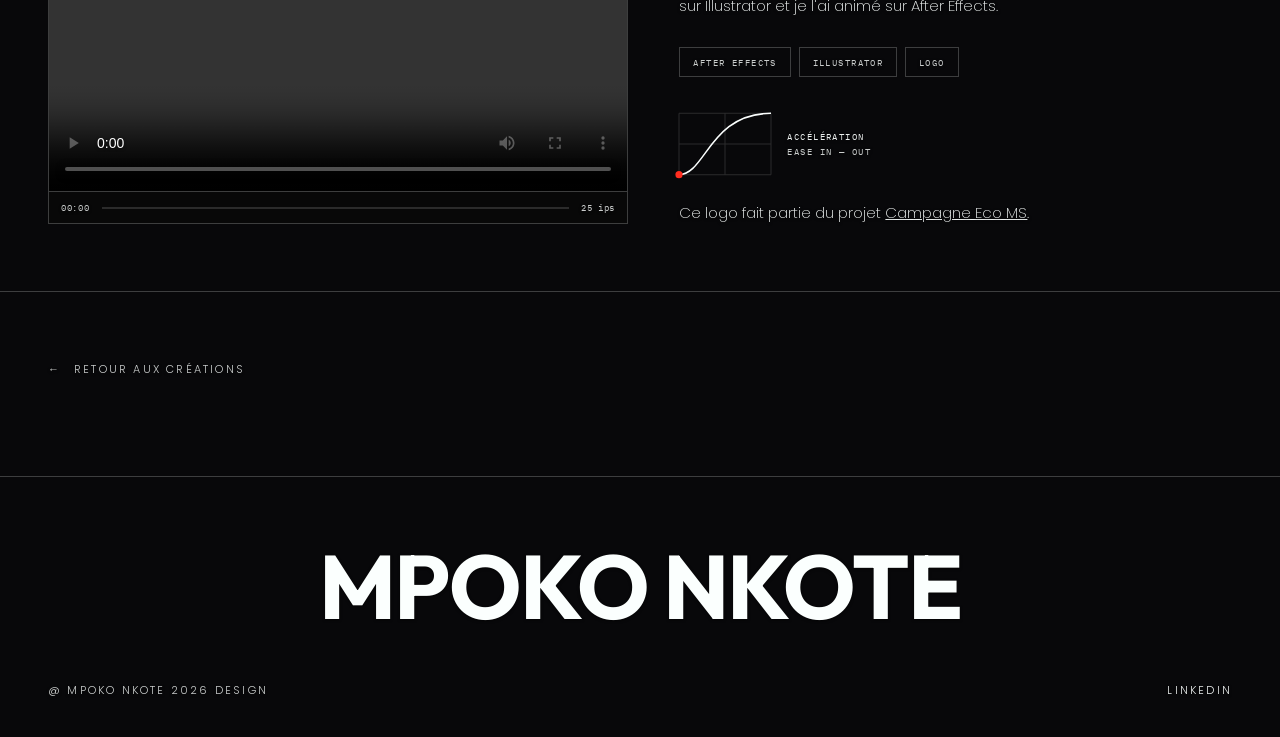
<file: creation-animations.html>
<!DOCTYPE html>
<html lang="fr">
<head>
<meta charset="UTF-8">
<meta name="viewport" content="width=device-width, initial-scale=1">
<title>ANIMATIONS | Marlon Mpoko Nkote</title>
<meta name="description" content="Animations motion design de Marlon Mpoko Nkote réalisées sur After Effects et Illustrator.">

<link rel="preconnect" href="https://fonts.googleapis.com">
<link rel="preconnect" href="https://fonts.gstatic.com" crossorigin>
<link href="https://fonts.googleapis.com/css2?family=Outfit:wght@300;400;600;700&family=Poppins:wght@200;300;400;600&family=IBM+Plex+Mono:wght@400;500&display=swap" rel="stylesheet">

<link rel="stylesheet" href="css/style.css?v=20261029b">
<link rel="stylesheet" href="css/animations.css?v=20261029b">
</head>
<body class="anim cinema">

<a class="skip-link" href="#main">Aller au contenu principal</a>

<div class="grain" aria-hidden="true"></div>
<div class="cine" aria-hidden="true">
  <div class="cine__plan"></div>
  <div class="cine__plan"></div>
  <div class="cine__brume"></div>
  <div class="cine__halation"></div>
  <div class="cine__scrim"></div>
  <div class="cine__vignette"></div>
</div>
<div class="anim-grid" aria-hidden="true"></div>
<div class="progress" aria-hidden="true"><span class="progress__bar"></span></div>

<header class="site-header">
  <nav class="nav" aria-label="Navigation principale">
    <a class="nav__brand" href="index.html">Accueil</a>
    <ul class="nav__list">
      <li><a href="audiovisuel.html">Vidéo</a></li>
      <li><a href="creations.html" aria-current="page">Création visuelle</a></li>
      <li><a href="contact.html">Contact</a></li>
    </ul>
  </nav>
</header>

<main id="main">

  <!-- ============ EN-TÊTE DE COMPOSITION ============ -->
  <section class="comp" data-plan="assets/img/cine/ciel-braise.webp" data-froid="#228866" data-teinte="#f35e07">
    <div class="sec-meta reveal">
      <span class="sec-meta__num">02</span>
      <span class="sec-meta__cat">Créations</span>
    </div>

    <h1 class="comp__title reveal reveal--wipe">ANIMA<br>TIONS</h1>

    <div class="comp__specs reveal" data-delay="1">
      <span><b>Comp</b>Motion</span>
      <span><b>Format</b>1920 × 1080</span>
      <span><b>Cadence</b>25 ips</span>
      <span><b>Calques</b>05</span>
      <span><b>Outils</b>After Effects · Illustrator</span>
    </div>
  </section>

  <!-- ============ TIMELINE ============ -->
  <section class="timeline reveal" aria-label="Sommaire des animations">
    <div class="timeline__frame">
      <div class="timeline__ruler" aria-hidden="true">
        <span>Calques</span>
        <span>00:00</span>
        <span>00:02</span>
        <span>00:04</span>
        <span>00:06</span>
        <span>00:08</span>
      </div>

      <a class="layer" href="#take-01" style="--i:0">
        <span class="layer__name"><span class="layer__num">01</span> Player</span>
        <span class="layer__track">
          <span class="layer__bar" style="left:2%;width:34%"></span>
          <span class="layer__key" style="left:2%;--kd:0ms"></span>
          <span class="layer__key" style="left:20%;--kd:90ms"></span>
          <span class="layer__key" style="left:36%;--kd:180ms"></span>
        </span>
      </a>

      <a class="layer" href="#take-02" style="--i:1">
        <span class="layer__name"><span class="layer__num">02</span> Analyse</span>
        <span class="layer__track">
          <span class="layer__bar" style="left:12%;width:40%"></span>
          <span class="layer__key" style="left:12%;--kd:0ms"></span>
          <span class="layer__key" style="left:34%;--kd:90ms"></span>
          <span class="layer__key" style="left:52%;--kd:180ms"></span>
        </span>
      </a>

      <a class="layer" href="#take-03" style="--i:2">
        <span class="layer__name"><span class="layer__num">03</span> Ligne</span>
        <span class="layer__track">
          <span class="layer__bar" style="left:30%;width:30%"></span>
          <span class="layer__key" style="left:30%;--kd:0ms"></span>
          <span class="layer__key" style="left:45%;--kd:90ms"></span>
          <span class="layer__key" style="left:60%;--kd:180ms"></span>
        </span>
      </a>

      <a class="layer" href="#take-04" style="--i:3">
        <span class="layer__name"><span class="layer__num">04</span> Horreur</span>
        <span class="layer__track">
          <span class="layer__bar" style="left:46%;width:34%"></span>
          <span class="layer__key" style="left:46%;--kd:0ms"></span>
          <span class="layer__key" style="left:66%;--kd:90ms"></span>
          <span class="layer__key" style="left:80%;--kd:180ms"></span>
        </span>
      </a>

      <a class="layer" href="#take-05" style="--i:4">
        <span class="layer__name"><span class="layer__num">05</span> Logo</span>
        <span class="layer__track">
          <span class="layer__bar" style="left:66%;width:30%"></span>
          <span class="layer__key" style="left:66%;--kd:0ms"></span>
          <span class="layer__key" style="left:82%;--kd:90ms"></span>
          <span class="layer__key" style="left:96%;--kd:180ms"></span>
        </span>
      </a>

      <span class="timeline__playhead" aria-hidden="true"></span>
    </div>
  </section>

  <!-- ============ 01 — PLAYER ============ -->
  <article class="take reveal" id="take-01">
    <div class="take__viewer">
      <div class="viewer__bar"><span>Comp · Player</span><span>1920 × 1080</span></div>
      <div class="viewer__stage">
        <video class="viewer__video" controls preload="metadata" playsinline
                 aria-label="Animation Player">
          <source src="assets/video/player.mp4#t=0.5" type="video/mp4">
          Votre navigateur ne peut pas lire cette vidéo.
        </video>
      </div>
      <div class="viewer__transport"><span>00:00</span><span class="viewer__progress"></span><span>25 ips</span></div>
    </div>

    <div class="take__text">
      <span class="take__num">Calque 01</span>
      <h2 class="take__title">PLAYER</h2>
      <p class="take__body">Cette animation consistait à reproduire l'animation d'un lecteur sur l'interface d'un système d'exploitation. Pour la réaliser, j'ai choisi le thème d'un célèbre manga que j'aime beaucoup, Death Note. Elle a été conçue sur After Effects à partir d'une base que j'ai réalisée sur Illustrator.</p>

      <div class="take__tools"><span>After Effects</span><span>Illustrator</span><span>Interface</span></div>

      <div class="curve" aria-hidden="true">
        <svg viewBox="0 0 90 60">
          <path class="curve__grid" d="M0 0 H90 M0 30 H90 M0 60 H90 M0 0 V60 M45 0 V60 M90 0 V60"/>
          <path class="curve__path" d="M 0 60 C 26 60 30 0 90 0"/>
          <circle class="curve__dot" r="3.5"/>
        </svg>
        <span class="curve__label"><b>Accélération</b>Ease in — out</span>
      </div>
    </div>
  </article>

  <!-- ============ 02 — ANALYSE ============ -->
  <article class="take reveal" id="take-02">
    <div class="take__viewer">
      <div class="viewer__bar"><span>Comp · Analyse</span><span>1920 × 1080</span></div>
      <div class="viewer__stage">
        <video class="viewer__video" controls preload="metadata" playsinline
                 aria-label="Animation Analyse">
          <source src="assets/video/analyse.mp4#t=0.5" type="video/mp4">
          Votre navigateur ne peut pas lire cette vidéo.
        </video>
      </div>
      <div class="viewer__transport"><span>00:00</span><span class="viewer__progress"></span><span>25 ips</span></div>
    </div>

    <div class="take__text">
      <span class="take__num">Calque 02</span>
      <h2 class="take__title">ANALYSE</h2>
      <p class="take__body">Cette animation consistait à reproduire l'interface d'une application d'analyse de données, incluant un temps de chargement avant d'afficher les résultats. Je l'ai réalisée sur After Effects à partir d'une base conçue sur Illustrator.</p>

      <div class="take__tools"><span>After Effects</span><span>Illustrator</span><span>Données</span></div>

      <div class="curve" aria-hidden="true">
        <svg viewBox="0 0 90 60">
          <path class="curve__grid" d="M0 0 H90 M0 30 H90 M0 60 H90 M0 0 V60 M45 0 V60 M90 0 V60"/>
          <path class="curve__path" d="M 0 60 C 26 60 30 0 90 0"/>
          <circle class="curve__dot" r="3.5"/>
        </svg>
        <span class="curve__label"><b>Accélération</b>Ease in — out</span>
      </div>

      <p class="take__body" style="margin-top:1.5rem">Le logo de cette application figure dans mes créations : <a href="creation-logo.html" style="text-decoration:underline">Genome Analysis</a>.</p>
    </div>
  </article>

  <!-- ============ 03 — LIGNE ============ -->
  <article class="take reveal" id="take-03">
    <div class="take__viewer">
      <div class="viewer__bar"><span>Comp · Ligne</span><span>1920 × 1080</span></div>
      <div class="viewer__stage">
        <video class="viewer__video" controls preload="metadata" playsinline
                 aria-label="Animation Ligne">
          <source src="assets/video/ligne.mp4#t=0.5" type="video/mp4">
          Votre navigateur ne peut pas lire cette vidéo.
        </video>
      </div>
      <div class="viewer__transport"><span>00:00</span><span class="viewer__progress"></span><span>25 ips</span></div>
    </div>

    <div class="take__text">
      <span class="take__num">Calque 03</span>
      <h2 class="take__title">LIGNE</h2>
      <p class="take__body">Cette animation avait pour but d'apprendre l'animation de lignes. L'exercice consistait à synchroniser une ligne animée au rythme d'une musique, le tout sur un fond de buildings. Je l'ai réalisée uniquement sur After Effects.</p>

      <div class="take__tools"><span>After Effects</span><span>Synchro audio</span></div>

      <div class="curve" aria-hidden="true">
        <svg viewBox="0 0 90 60">
          <path class="curve__grid" d="M0 0 H90 M0 30 H90 M0 60 H90 M0 0 V60 M45 0 V60 M90 0 V60"/>
          <path class="curve__path" d="M 0 60 C 26 60 30 0 90 0"/>
          <circle class="curve__dot" r="3.5"/>
        </svg>
        <span class="curve__label"><b>Accélération</b>Ease in — out</span>
      </div>
    </div>
  </article>

  <!-- ============ 04 — SCÈNE D'HORREUR ============ -->
  <article class="take reveal" id="take-04">
    <div class="take__viewer">
      <div class="viewer__bar"><span>Comp · Horreur</span><span>1920 × 1080</span></div>
      <div class="viewer__stage">
        <video class="viewer__video" controls preload="metadata" playsinline
                 aria-label="Animation Scène d'horreur">
          <source src="assets/video/horreur.mp4#t=0.5" type="video/mp4">
          Votre navigateur ne peut pas lire cette vidéo.
        </video>
      </div>
      <div class="viewer__transport"><span>00:00</span><span class="viewer__progress"></span><span>25 ips</span></div>
    </div>

    <div class="take__text">
      <span class="take__num">Calque 04</span>
      <h2 class="take__title">SCÈNE D'HORREUR</h2>
      <p class="take__body">Cette animation avait pour but de reproduire une scène en partant d'une image statique et de créer une animation qui donnerait l'effet de déplacement et de vie. J'ai choisi de partir sur un thème horreur pour réaliser cet exercice. J'ai fait la totalité sur After Effects.</p>

      <div class="take__tools"><span>After Effects</span><span>Parallaxe</span></div>

      <div class="curve" aria-hidden="true">
        <svg viewBox="0 0 90 60">
          <path class="curve__grid" d="M0 0 H90 M0 30 H90 M0 60 H90 M0 0 V60 M45 0 V60 M90 0 V60"/>
          <path class="curve__path" d="M 0 60 C 26 60 30 0 90 0"/>
          <circle class="curve__dot" r="3.5"/>
        </svg>
        <span class="curve__label"><b>Accélération</b>Ease in — out</span>
      </div>
    </div>
  </article>

  <!-- ============ 05 — LOGO ============ -->
  <article class="take reveal" id="take-05">
    <div class="take__viewer">
      <div class="viewer__bar"><span>Comp · Logo</span><span>1920 × 1080</span></div>
      <div class="viewer__stage">
        <video class="viewer__video" controls preload="metadata" playsinline
                 aria-label="Animation de logo">
          <source src="assets/video/logo-anime.mp4#t=0.5" type="video/mp4">
          Votre navigateur ne peut pas lire cette vidéo.
        </video>
      </div>
      <div class="viewer__transport"><span>00:00</span><span class="viewer__progress"></span><span>25 ips</span></div>
    </div>

    <div class="take__text">
      <span class="take__num">Calque 05</span>
      <h2 class="take__title">ANIMATION DE LOGO</h2>
      <p class="take__body">C'est une animation de logo que j'ai réalisée pour un projet axé sur la réduction des SMS pour lutter contre la pollution. J'ai conçu le logo sur Illustrator et je l'ai animé sur After Effects.</p>

      <div class="take__tools"><span>After Effects</span><span>Illustrator</span><span>Logo</span></div>

      <div class="curve" aria-hidden="true">
        <svg viewBox="0 0 90 60">
          <path class="curve__grid" d="M0 0 H90 M0 30 H90 M0 60 H90 M0 0 V60 M45 0 V60 M90 0 V60"/>
          <path class="curve__path" d="M 0 60 C 26 60 30 0 90 0"/>
          <circle class="curve__dot" r="3.5"/>
        </svg>
        <span class="curve__label"><b>Accélération</b>Ease in — out</span>
      </div>

      <p class="take__body" style="margin-top:1.5rem">Ce logo fait partie du projet <a href="projet-eco-ms.html" style="text-decoration:underline">Campagne Eco MS</a>.</p>
    </div>
  </article>

  <div class="case-foot">
    <a class="back-link" href="creations.html"><span aria-hidden="true">←</span> Retour aux créations</a>
  </div>

</main>

<footer class="site-footer">
  <p class="site-footer__name">MPOKO NKOTE</p>
  <div class="site-footer__bar">
    <span>@ MPOKO NKOTE 2026 DESIGN</span>
    <a href="https://www.linkedin.com/in/marlon-mpoko-nkote-088b88265/" target="_blank" rel="noopener">LINKEDIN</a>
  </div>
</footer>

<script src="js/main.js?v=20261029b"></script>
<script src="js/ambiance.js?v=20261029b"></script>
<script src="js/toile.js?v=20261029b"></script>
</body>
</html>
</file>
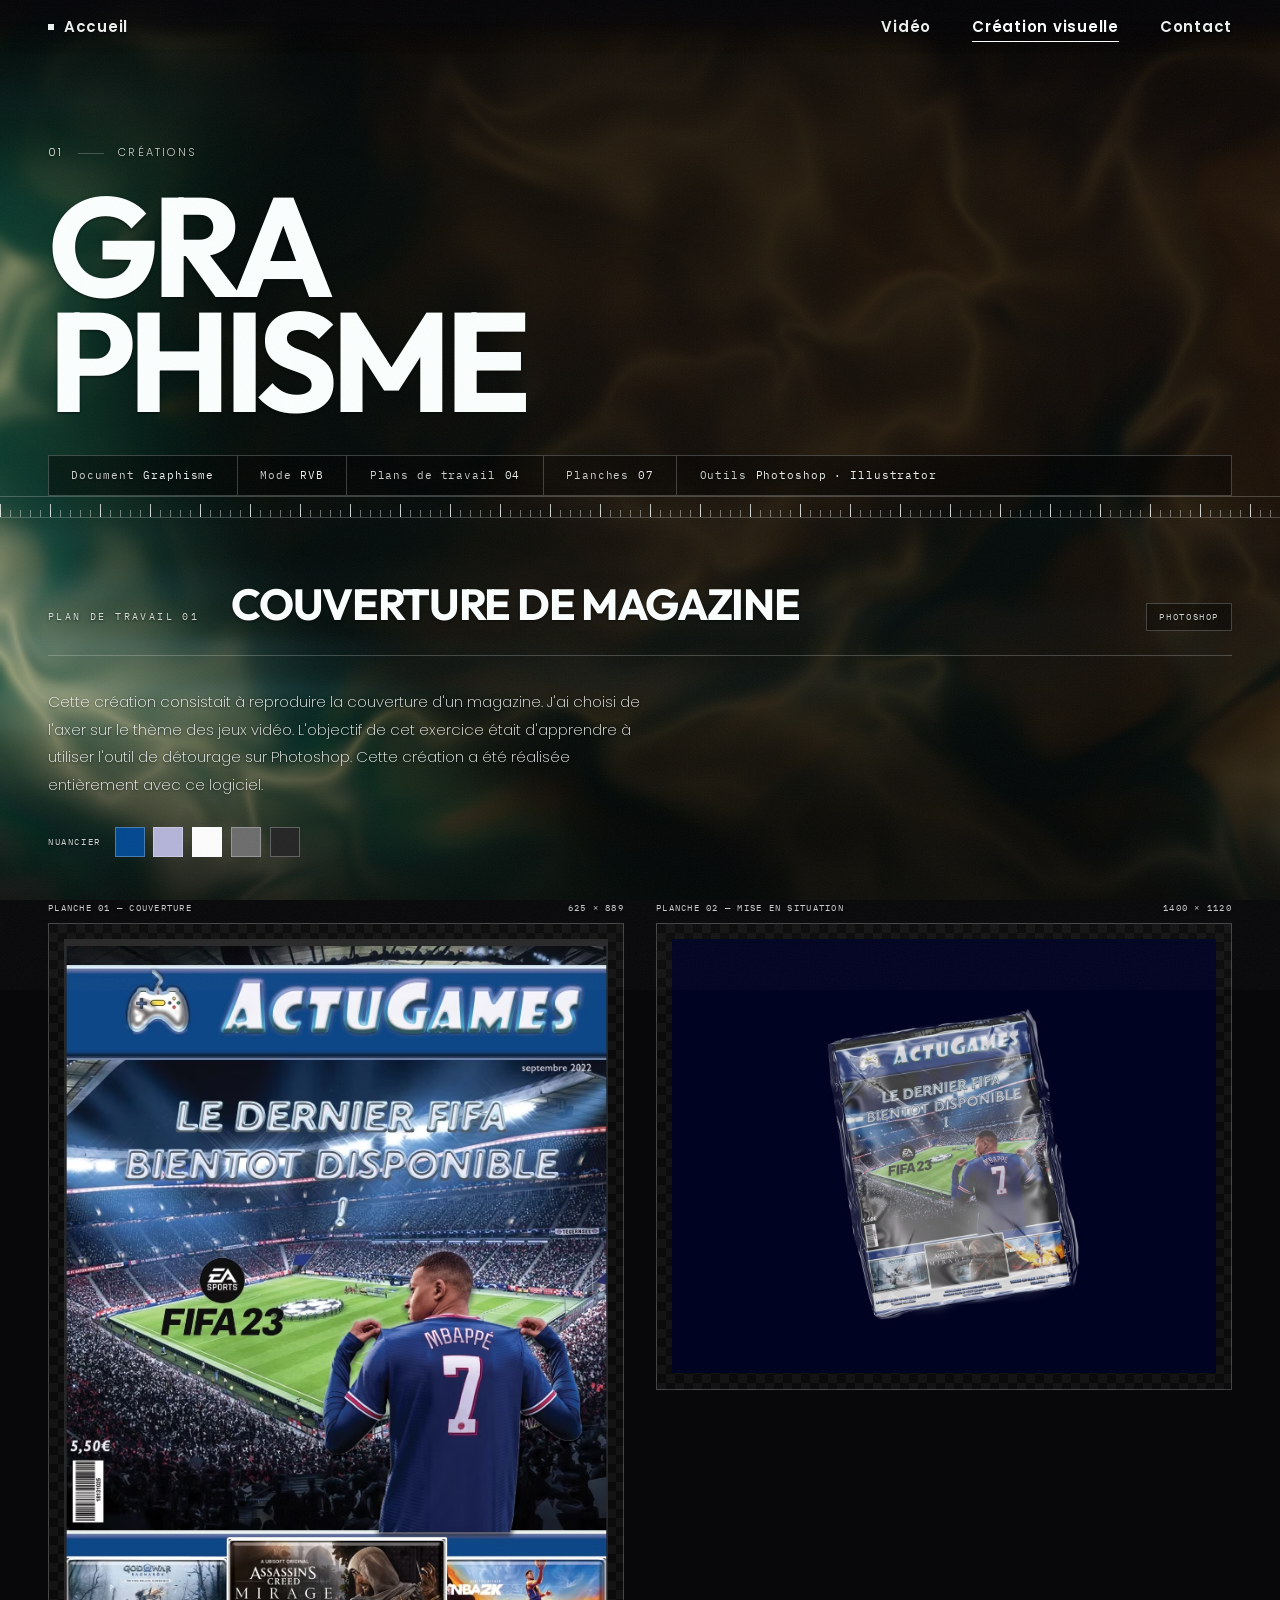
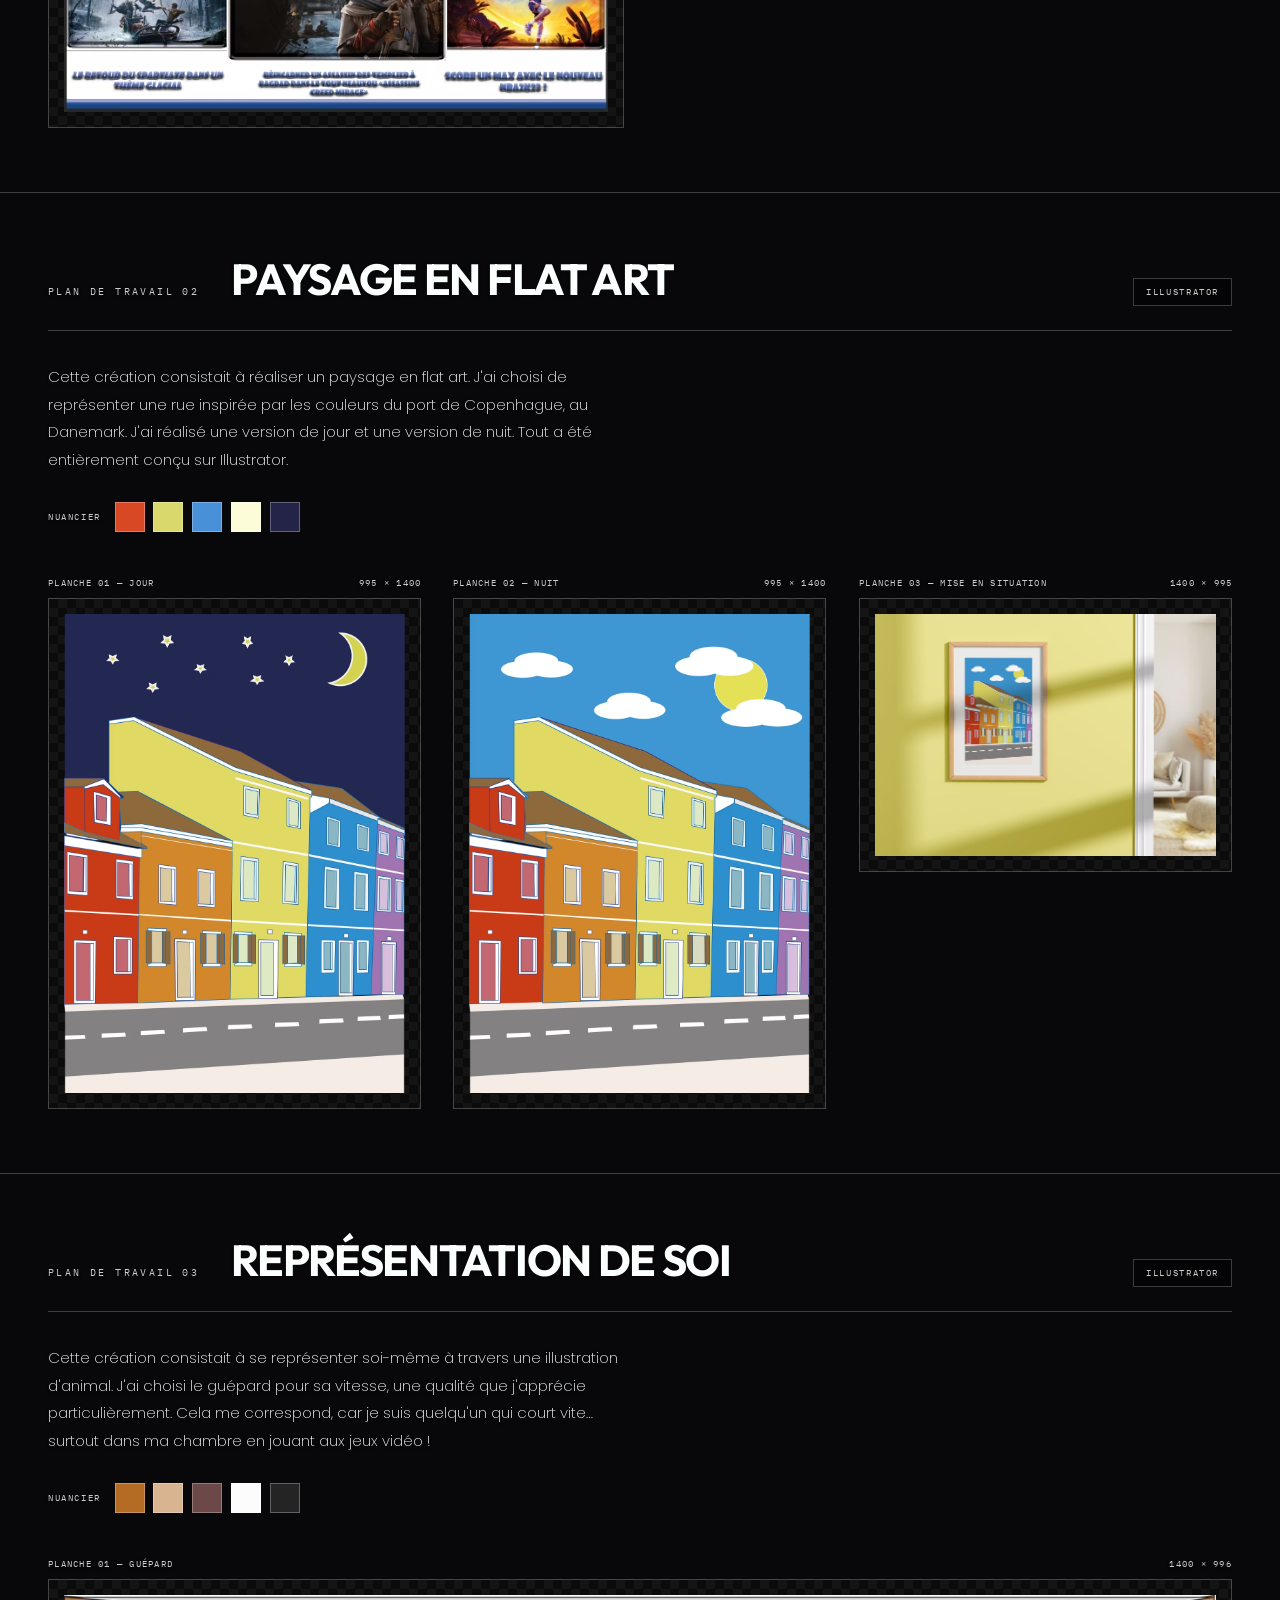
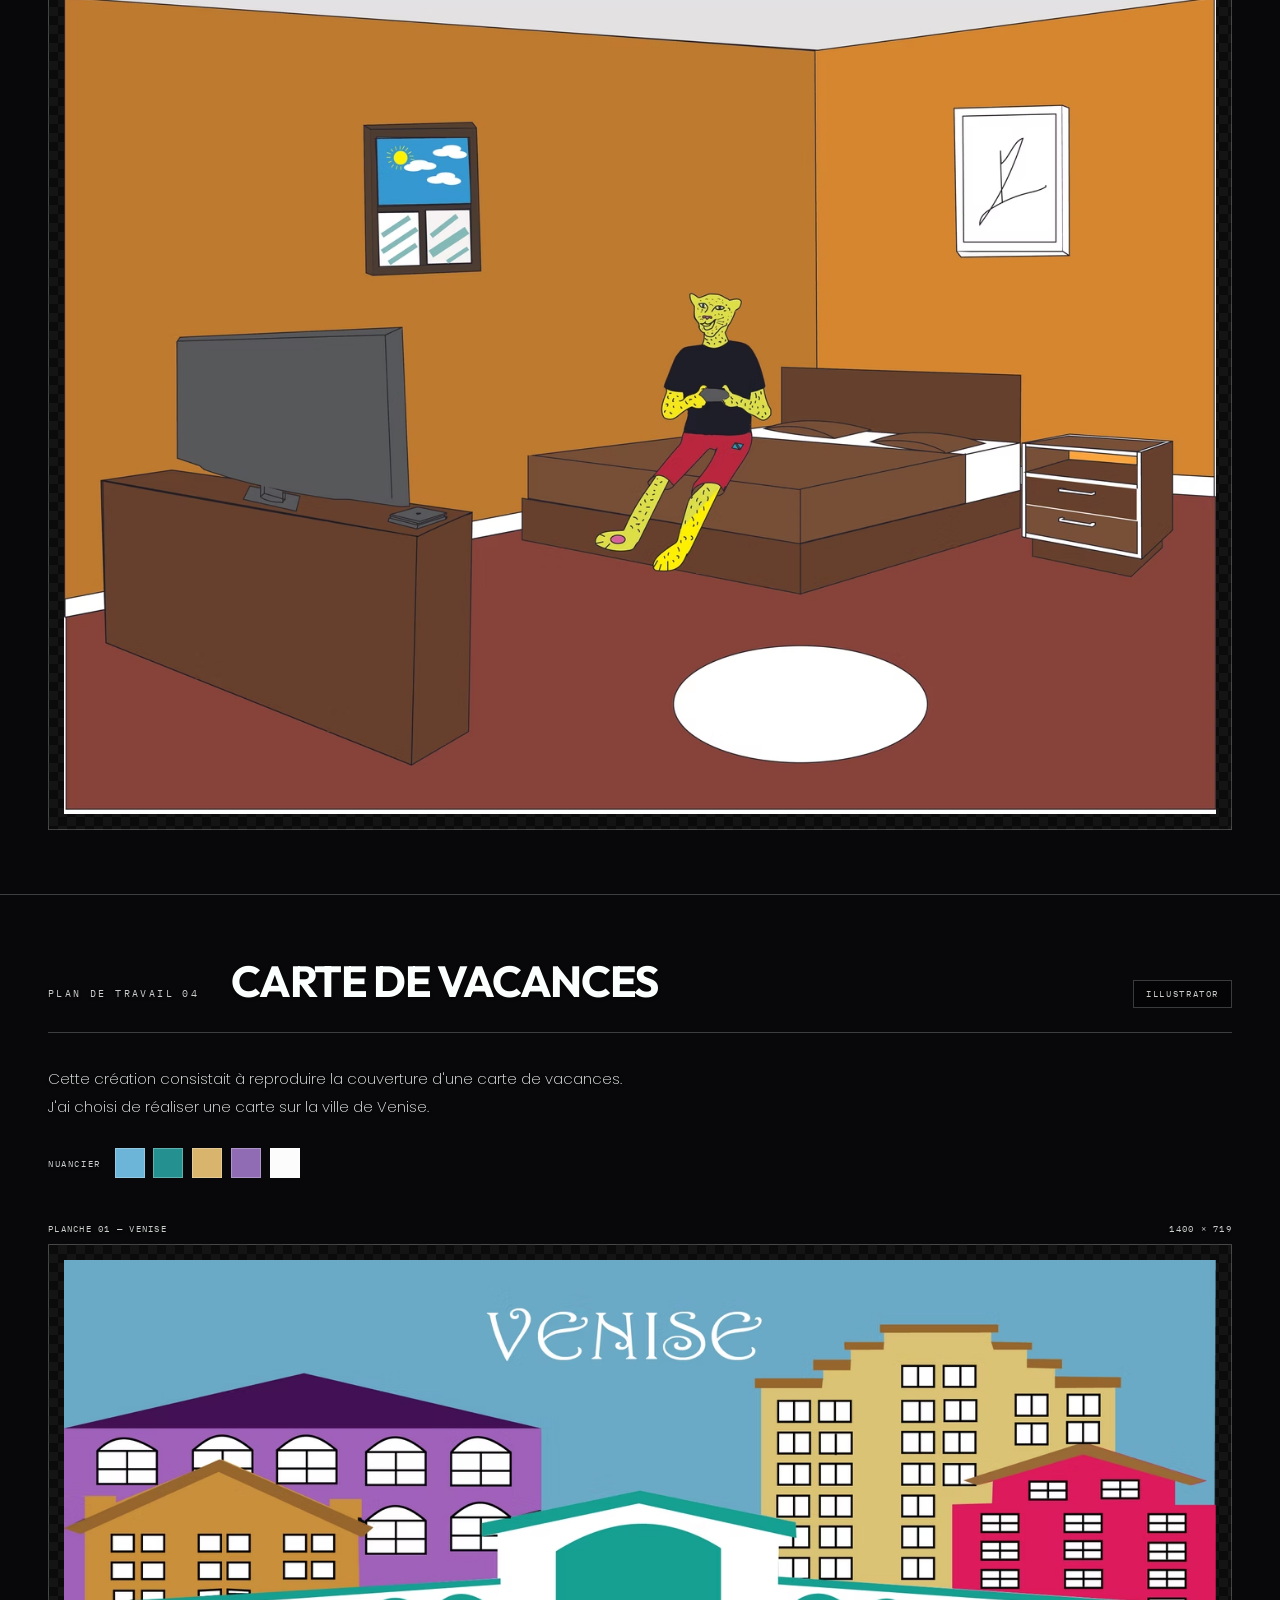
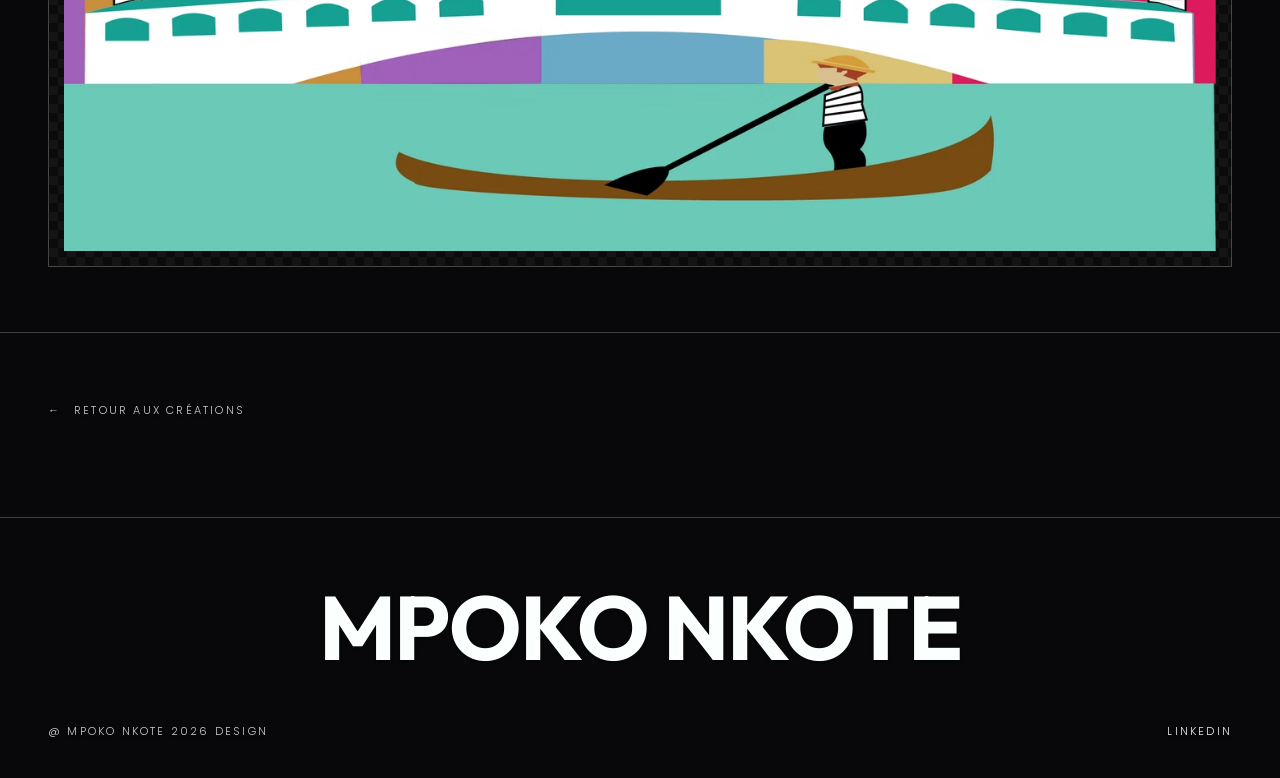
<file: creation-graphisme.html>
<!DOCTYPE html>
<html lang="fr">
<head>
<meta charset="UTF-8">
<meta name="viewport" content="width=device-width, initial-scale=1">
<title>GRAPHISME | Marlon Mpoko Nkote</title>
<meta name="description" content="Créations graphiques de Marlon Mpoko Nkote — couverture de magazine, paysage en flat art, illustration et carte de vacances, sur Photoshop et Illustrator.">

<link rel="preconnect" href="https://fonts.googleapis.com">
<link rel="preconnect" href="https://fonts.gstatic.com" crossorigin>
<link href="https://fonts.googleapis.com/css2?family=Outfit:wght@300;400;600;700&family=Poppins:wght@200;300;400;600&family=IBM+Plex+Mono:wght@400;500&display=swap" rel="stylesheet">

<link rel="stylesheet" href="css/style.css?v=20261029b">
<link rel="stylesheet" href="css/graphisme.css?v=20261029b">
</head>
<body class="gfx cinema">

<a class="skip-link" href="#main">Aller au contenu principal</a>

<div class="grain" aria-hidden="true"></div>
<div class="cine" aria-hidden="true">
  <div class="cine__plan"></div>
  <div class="cine__plan"></div>
  <div class="cine__brume"></div>
  <div class="cine__halation"></div>
  <div class="cine__scrim"></div>
  <div class="cine__vignette"></div>
</div>
<div class="progress" aria-hidden="true"><span class="progress__bar"></span></div>

<header class="site-header">
  <nav class="nav" aria-label="Navigation principale">
    <a class="nav__brand" href="index.html">Accueil</a>
    <ul class="nav__list">
      <li><a href="audiovisuel.html">Vidéo</a></li>
      <li><a href="creations.html" aria-current="page">Création visuelle</a></li>
      <li><a href="contact.html">Contact</a></li>
    </ul>
  </nav>
</header>

<main id="main">

  <!-- ============ EN-TÊTE DE DOCUMENT ============ -->
  <section class="doc" data-plan="assets/img/cine/lumiere-emeraude.webp" data-froid="#004444" data-teinte="#228866">
    <div class="sec-meta reveal">
      <span class="sec-meta__num">01</span>
      <span class="sec-meta__cat">Créations</span>
    </div>

    <h1 class="doc__title reveal reveal--wipe">GRA<br>PHISME</h1>

    <div class="doc__bar reveal" data-delay="1">
      <span><b>Document</b>Graphisme</span>
      <span><b>Mode</b>RVB</span>
      <span><b>Plans de travail</b>04</span>
      <span><b>Planches</b>07</span>
      <span><b>Outils</b>Photoshop · Illustrator</span>
    </div>
  </section>

  <div class="regle reveal" data-delay="2" aria-hidden="true"></div>

  <!-- ============ 01 — COUVERTURE DE MAGAZINE ============ -->
  <article class="board reveal" id="board-01" data-teinte="#004890">
    <div class="board__head">
      <span class="board__num">Plan de travail 01</span>
      <h2 class="board__title">COUVERTURE DE MAGAZINE</h2>
      <span class="board__tool">Photoshop</span>
    </div>

    <p class="board__body">Cette création consistait à reproduire la couverture d'un magazine. J'ai choisi de l'axer sur le thème des jeux vidéo. L'objectif de cet exercice était d'apprendre à utiliser l'outil de détourage sur Photoshop. Cette création a été réalisée entièrement avec ce logiciel.</p>

    <div class="nuancier" aria-label="Couleurs dominantes de la création">
      <span class="nuancier__label">Nuancier</span>
      <i style="background:#004890" data-hex="#004890"></i>
      <i style="background:#b4b4d8" data-hex="#B4B4D8"></i>
      <i style="background:#fcfcfc" data-hex="#FCFCFC"></i>
      <i style="background:#6c6c6c" data-hex="#6C6C6C"></i>
      <i style="background:#242424" data-hex="#242424"></i>
    </div>

    <div class="board__sheets board__sheets--duo">
      <figure class="sheet reveal reveal--up">
        <figcaption class="sheet__label"><span>Planche 01 — Couverture</span><span>625 × 889</span></figcaption>
        <div class="sheet__canvas">
          <img src="assets/img/graphisme/magazine-1.avif" alt="Couverture de magazine sur le thème des jeux vidéo" width="625" height="889" loading="lazy">
        </div>
      </figure>

      <figure class="sheet reveal reveal--up" data-delay="1">
        <figcaption class="sheet__label"><span>Planche 02 — Mise en situation</span><span>1400 × 1120</span></figcaption>
        <div class="sheet__canvas">
          <img src="assets/img/graphisme/magazine-2.avif" alt="Mise en situation de la couverture de magazine" width="1400" height="1120" loading="lazy">
        </div>
      </figure>
    </div>
  </article>

  <!-- ============ 02 — PAYSAGE EN FLAT ART ============ -->
  <article class="board reveal" id="board-02" data-teinte="#d84824">
    <div class="board__head">
      <span class="board__num">Plan de travail 02</span>
      <h2 class="board__title">PAYSAGE EN FLAT ART</h2>
      <span class="board__tool">Illustrator</span>
    </div>

    <p class="board__body">Cette création consistait à réaliser un paysage en flat art. J'ai choisi de représenter une rue inspirée par les couleurs du port de Copenhague, au Danemark. J'ai réalisé une version de jour et une version de nuit. Tout a été entièrement conçu sur Illustrator.</p>

    <div class="nuancier" aria-label="Couleurs dominantes de la création">
      <span class="nuancier__label">Nuancier</span>
      <i style="background:#d84824" data-hex="#D84824"></i>
      <i style="background:#d8d86c" data-hex="#D8D86C"></i>
      <i style="background:#4890d8" data-hex="#4890D8"></i>
      <i style="background:#fcfcd8" data-hex="#FCFCD8"></i>
      <i style="background:#242448" data-hex="#242448"></i>
    </div>

    <div class="board__sheets">
      <figure class="sheet reveal reveal--up">
        <figcaption class="sheet__label"><span>Planche 01 — Jour</span><span>995 × 1400</span></figcaption>
        <div class="sheet__canvas">
          <img src="assets/img/graphisme/paysage-1.avif" alt="Paysage en flat art, version de jour" width="995" height="1400" loading="lazy">
        </div>
      </figure>

      <figure class="sheet reveal reveal--up" data-delay="1">
        <figcaption class="sheet__label"><span>Planche 02 — Nuit</span><span>995 × 1400</span></figcaption>
        <div class="sheet__canvas">
          <img src="assets/img/graphisme/paysage-2.avif" alt="Paysage en flat art, version de nuit" width="995" height="1400" loading="lazy">
        </div>
      </figure>

      <figure class="sheet reveal reveal--up" data-delay="2">
        <figcaption class="sheet__label"><span>Planche 03 — Mise en situation</span><span>1400 × 995</span></figcaption>
        <div class="sheet__canvas">
          <img src="assets/img/graphisme/paysage-3.avif" alt="Mise en situation du paysage en flat art" width="1400" height="995" loading="lazy">
        </div>
      </figure>
    </div>
  </article>

  <!-- ============ 03 — REPRÉSENTATION DE SOI ============ -->
  <article class="board reveal" id="board-03" data-teinte="#b46c24">
    <div class="board__head">
      <span class="board__num">Plan de travail 03</span>
      <h2 class="board__title">REPRÉSENTATION DE SOI</h2>
      <span class="board__tool">Illustrator</span>
    </div>

    <p class="board__body">Cette création consistait à se représenter soi-même à travers une illustration d'animal. J'ai choisi le guépard pour sa vitesse, une qualité que j'apprécie particulièrement. Cela me correspond, car je suis quelqu'un qui court vite… surtout dans ma chambre en jouant aux jeux vidéo !</p>

    <div class="nuancier" aria-label="Couleurs dominantes de la création">
      <span class="nuancier__label">Nuancier</span>
      <i style="background:#b46c24" data-hex="#B46C24"></i>
      <i style="background:#d8b490" data-hex="#D8B490"></i>
      <i style="background:#6c4848" data-hex="#6C4848"></i>
      <i style="background:#fcfcfc" data-hex="#FCFCFC"></i>
      <i style="background:#242424" data-hex="#242424"></i>
    </div>

    <div class="board__sheets board__sheets--duo">
      <figure class="sheet reveal reveal--up">
        <figcaption class="sheet__label"><span>Planche 01 — Guépard</span><span>1400 × 996</span></figcaption>
        <div class="sheet__canvas">
          <img src="assets/img/graphisme/guepard.avif" alt="Illustration d'un guépard" width="1400" height="996" loading="lazy">
        </div>
      </figure>
    </div>
  </article>

  <!-- ============ 04 — CARTE DE VACANCES ============ -->
  <article class="board reveal" id="board-04" data-teinte="#249090">
    <div class="board__head">
      <span class="board__num">Plan de travail 04</span>
      <h2 class="board__title">CARTE DE VACANCES</h2>
      <span class="board__tool">Illustrator</span>
    </div>

    <p class="board__body">Cette création consistait à reproduire la couverture d'une carte de vacances. J'ai choisi de réaliser une carte sur la ville de Venise.</p>

    <div class="nuancier" aria-label="Couleurs dominantes de la création">
      <span class="nuancier__label">Nuancier</span>
      <i style="background:#6cb4d8" data-hex="#6CB4D8"></i>
      <i style="background:#249090" data-hex="#249090"></i>
      <i style="background:#d8b46c" data-hex="#D8B46C"></i>
      <i style="background:#906cb4" data-hex="#906CB4"></i>
      <i style="background:#fcfcfc" data-hex="#FCFCFC"></i>
    </div>

    <div class="board__sheets board__sheets--duo">
      <figure class="sheet reveal reveal--up">
        <figcaption class="sheet__label"><span>Planche 01 — Venise</span><span>1400 × 719</span></figcaption>
        <div class="sheet__canvas">
          <img src="assets/img/graphisme/venise.avif" alt="Carte de vacances sur la ville de Venise" width="1400" height="719" loading="lazy">
        </div>
      </figure>
    </div>
  </article>

  <div class="case-foot">
    <a class="back-link" href="creations.html"><span aria-hidden="true">←</span> Retour aux créations</a>
  </div>

</main>

<footer class="site-footer">
  <p class="site-footer__name">MPOKO NKOTE</p>
  <div class="site-footer__bar">
    <span>@ MPOKO NKOTE 2026 DESIGN</span>
    <a href="https://www.linkedin.com/in/marlon-mpoko-nkote-088b88265/" target="_blank" rel="noopener">LINKEDIN</a>
  </div>
</footer>

<script src="js/main.js?v=20261029b"></script>
<script src="js/ambiance.js?v=20261029b"></script>
<script src="js/toile.js?v=20261029b"></script>
</body>
</html>
</file>
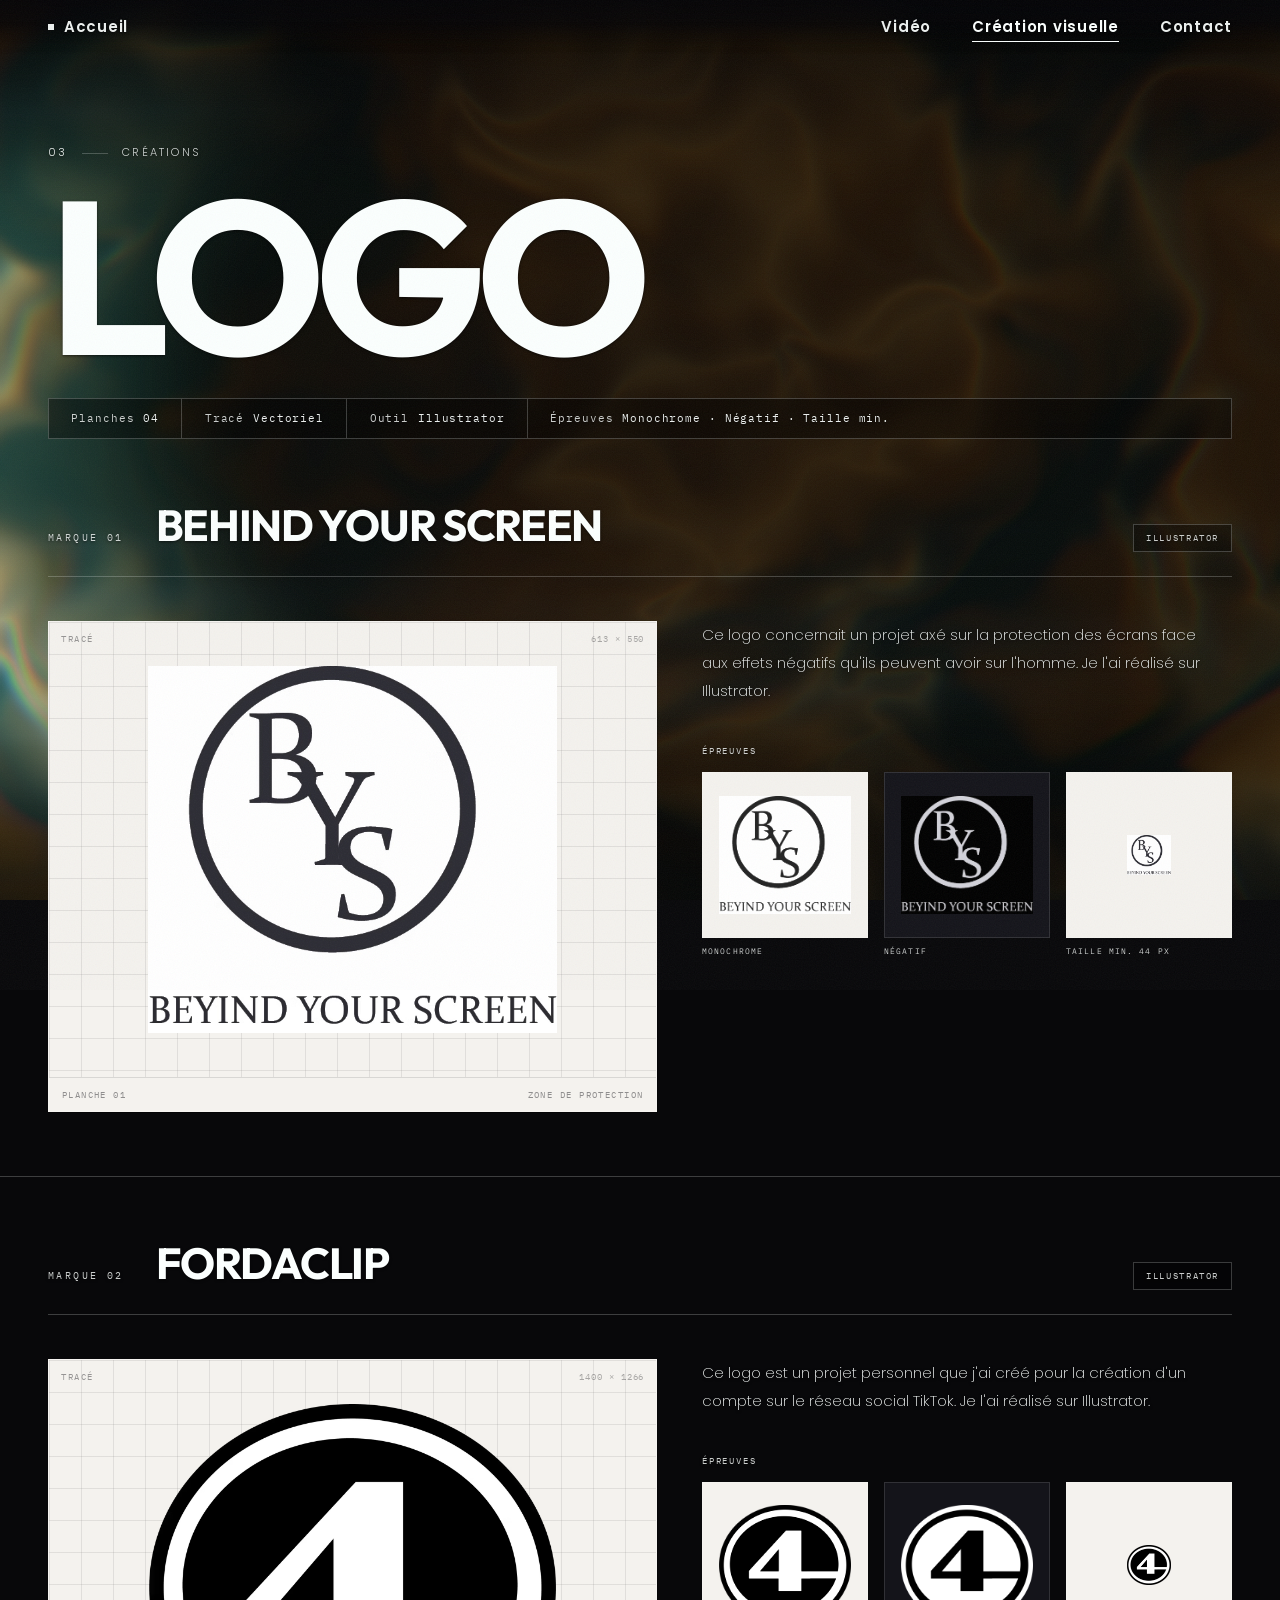
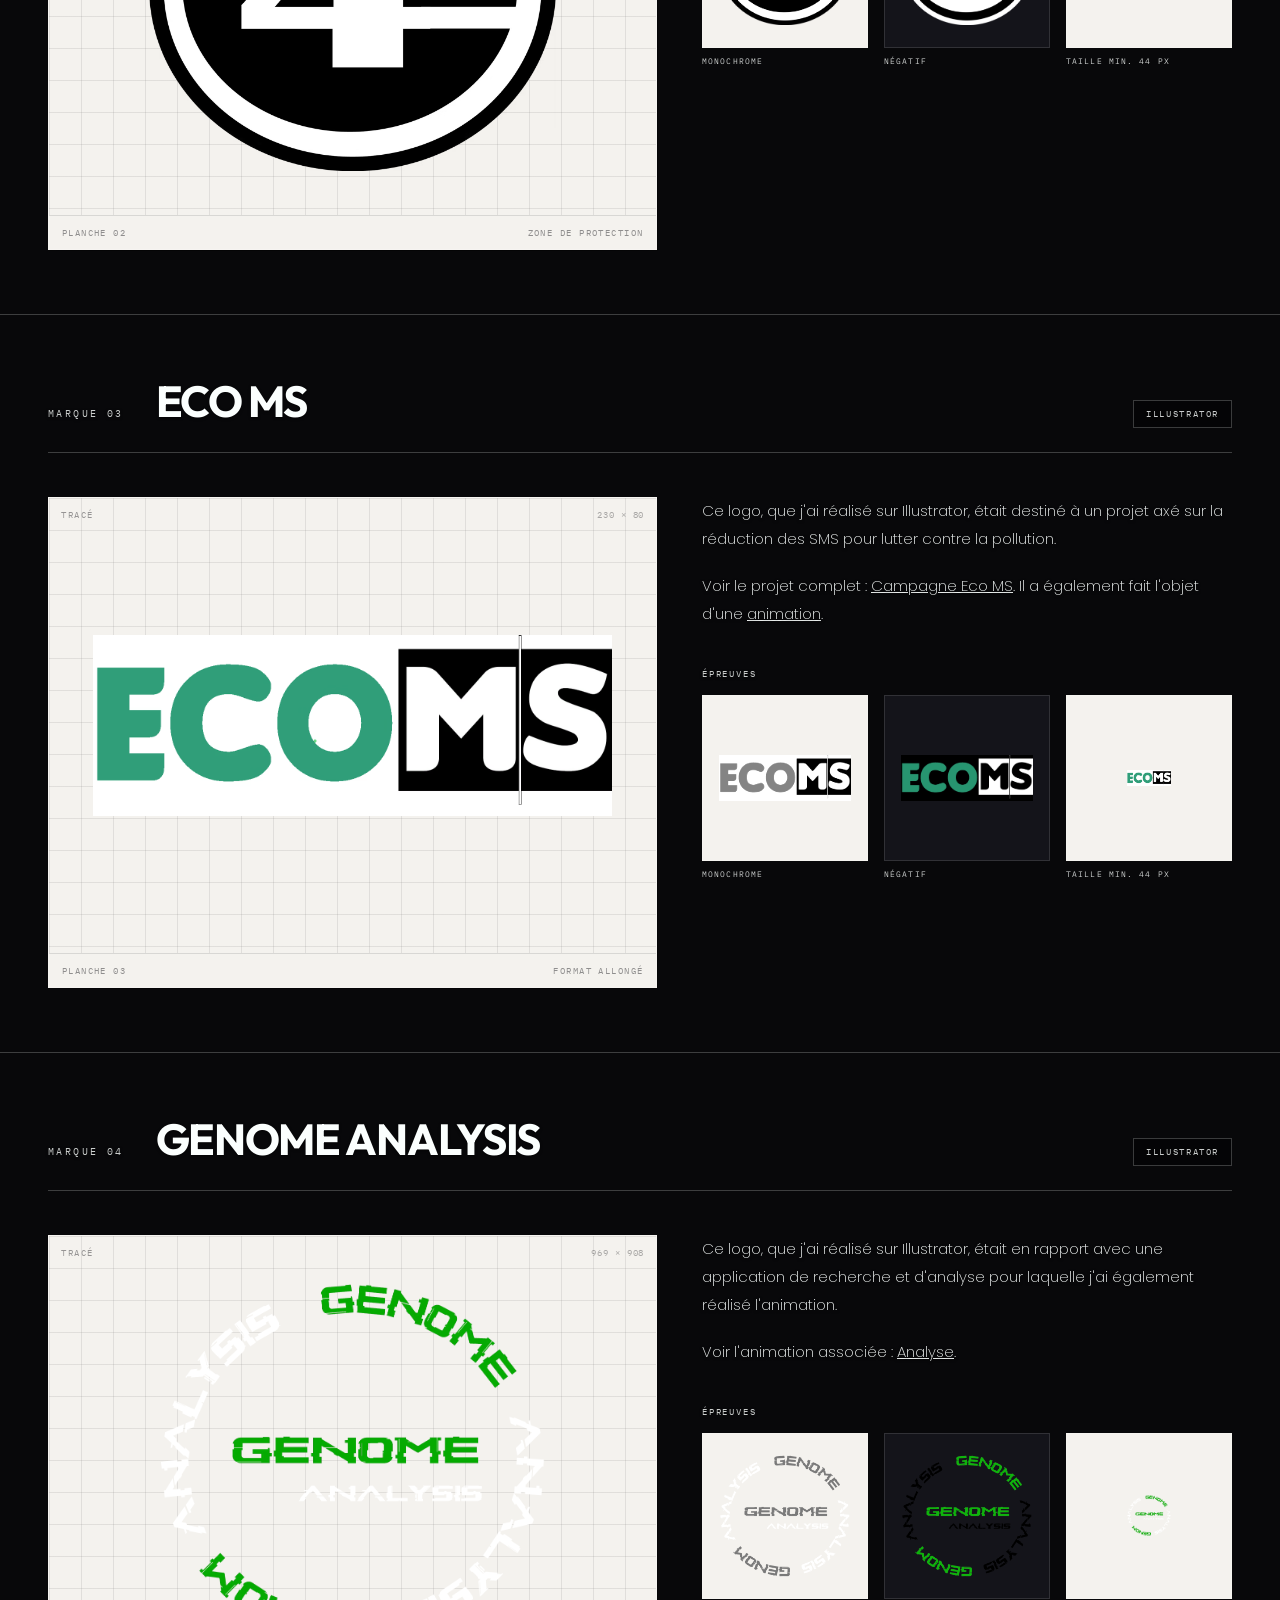
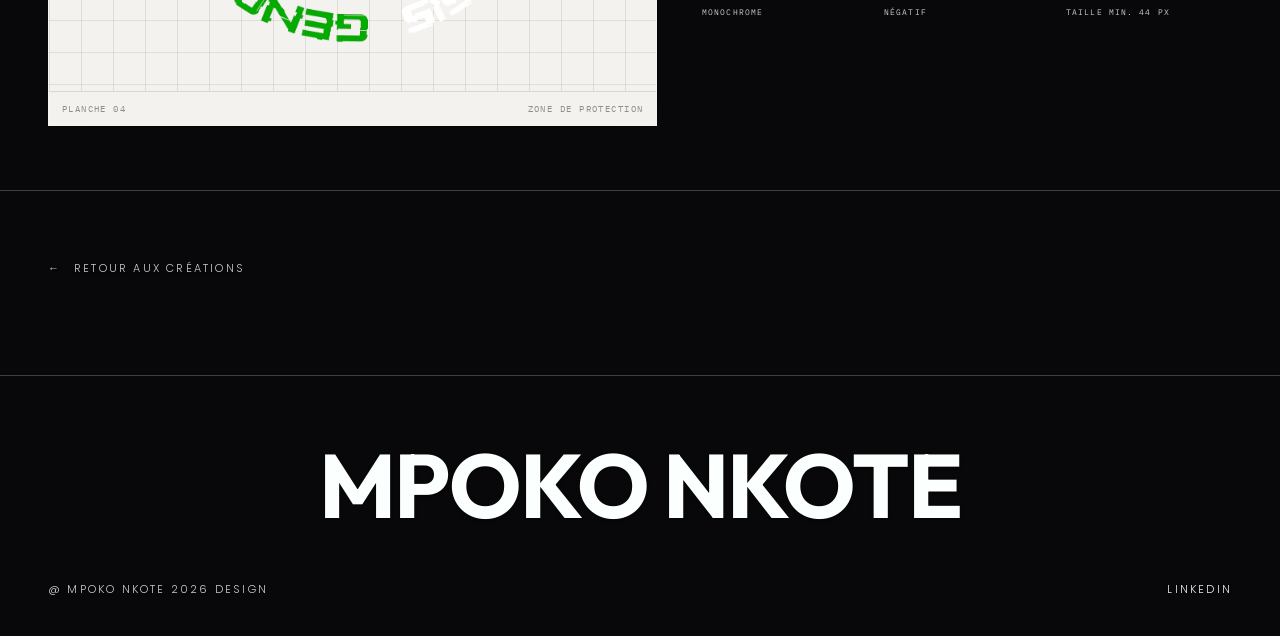
<file: creation-logo.html>
<!DOCTYPE html>
<html lang="fr">
<head>
<meta charset="UTF-8">
<meta name="viewport" content="width=device-width, initial-scale=1">
<title>LOGO | Marlon Mpoko Nkote</title>
<meta name="description" content="Logos créés par Marlon Mpoko Nkote sur Illustrator — Behind Your Screen, Fordaclip, Eco MS et Genome Analysis.">

<link rel="preconnect" href="https://fonts.googleapis.com">
<link rel="preconnect" href="https://fonts.gstatic.com" crossorigin>
<link href="https://fonts.googleapis.com/css2?family=Outfit:wght@300;400;600;700&family=Poppins:wght@200;300;400;600&family=IBM+Plex+Mono:wght@400;500&display=swap" rel="stylesheet">

<link rel="stylesheet" href="css/style.css?v=20261029b">
<link rel="stylesheet" href="css/logo.css?v=20261029b">
</head>
<body class="mrk cinema">

<a class="skip-link" href="#main">Aller au contenu principal</a>

<div class="grain" aria-hidden="true"></div>
<div class="cine" aria-hidden="true">
  <div class="cine__plan"></div>
  <div class="cine__plan"></div>
  <div class="cine__brume"></div>
  <div class="cine__halation"></div>
  <div class="cine__scrim"></div>
  <div class="cine__vignette"></div>
</div>
<div class="progress" aria-hidden="true"><span class="progress__bar"></span></div>

<header class="site-header">
  <nav class="nav" aria-label="Navigation principale">
    <a class="nav__brand" href="index.html">Accueil</a>
    <ul class="nav__list">
      <li><a href="audiovisuel.html">Vidéo</a></li>
      <li><a href="creations.html" aria-current="page">Création visuelle</a></li>
      <li><a href="contact.html">Contact</a></li>
    </ul>
  </nav>
</header>

<main id="main">

  <!-- ============ EN-TÊTE DE CHARTE ============ -->
  <section class="charte" data-plan="assets/img/cine/heure-bleue.webp" data-froid="#446688" data-teinte="#d7ad43">
    <div class="sec-meta reveal">
      <span class="sec-meta__num">03</span>
      <span class="sec-meta__cat">Créations</span>
    </div>

    <h1 class="charte__title reveal reveal--wipe">LOGO</h1>

    <div class="charte__bar reveal" data-delay="1">
      <span><b>Planches</b>04</span>
      <span><b>Tracé</b>Vectoriel</span>
      <span><b>Outil</b>Illustrator</span>
      <span><b>Épreuves</b>Monochrome · Négatif · Taille min.</span>
    </div>
  </section>

  <!-- ============ 01 — BEHIND YOUR SCREEN ============ -->
  <article class="mark reveal" id="mark-01">
    <div class="mark__head">
      <span class="mark__num">Marque 01</span>
      <h2 class="mark__title">BEHIND YOUR SCREEN</h2>
      <span class="mark__tool">Illustrator</span>
    </div>

    <div class="mark__grid">
      <figure class="artboard reveal reveal--up">
        <span class="artboard__tag">Tracé</span>
        <span class="artboard__size">613 × 550</span>
        <div class="artboard__stage">
          <img src="assets/img/logo/behind-screen.avif" alt="Logo Behind Your Screen" loading="lazy">
          <span class="artboard__clear" aria-hidden="true"></span>
          <span class="artboard__nodes" aria-hidden="true"></span>
        </div>
        <figcaption class="artboard__foot"><span>Planche 01</span><span>Zone de protection</span></figcaption>
      </figure>

      <div class="mark__text">
        <div class="mark__body reveal">
          <p>Ce logo concernait un projet axé sur la protection des écrans face aux effets négatifs qu'ils peuvent avoir sur l'homme. Je l'ai réalisé sur Illustrator.</p>
        </div>

        <div class="epreuves reveal">
          <span class="epreuves__label">Épreuves</span>
          <div class="epreuves__grid">
            <figure class="epreuve epreuve--mono">
              <div class="epreuve__cadre"><img src="assets/img/logo/behind-screen.avif" alt="" loading="lazy"></div>
              <figcaption>Monochrome</figcaption>
            </figure>
            <figure class="epreuve epreuve--neg">
              <div class="epreuve__cadre"><img src="assets/img/logo/behind-screen.avif" alt="" loading="lazy"></div>
              <figcaption>Négatif</figcaption>
            </figure>
            <figure class="epreuve epreuve--min">
              <div class="epreuve__cadre"><img src="assets/img/logo/behind-screen.avif" alt="" loading="lazy"></div>
              <figcaption>Taille min. 44 px</figcaption>
            </figure>
          </div>
        </div>
      </div>
    </div>
  </article>

  <!-- ============ 02 — FORDACLIP ============ -->
  <article class="mark reveal" id="mark-02">
    <div class="mark__head">
      <span class="mark__num">Marque 02</span>
      <h2 class="mark__title">FORDACLIP</h2>
      <span class="mark__tool">Illustrator</span>
    </div>

    <div class="mark__grid">
      <figure class="artboard reveal reveal--up">
        <span class="artboard__tag">Tracé</span>
        <span class="artboard__size">1400 × 1266</span>
        <div class="artboard__stage">
          <img src="assets/img/logo/fordaclip.avif" alt="Logo Fordaclip" loading="lazy">
          <span class="artboard__clear" aria-hidden="true"></span>
          <span class="artboard__nodes" aria-hidden="true"></span>
        </div>
        <figcaption class="artboard__foot"><span>Planche 02</span><span>Zone de protection</span></figcaption>
      </figure>

      <div class="mark__text">
        <div class="mark__body reveal">
          <p>Ce logo est un projet personnel que j'ai créé pour la création d'un compte sur le réseau social TikTok. Je l'ai réalisé sur Illustrator.</p>
        </div>

        <div class="epreuves reveal">
          <span class="epreuves__label">Épreuves</span>
          <div class="epreuves__grid">
            <figure class="epreuve epreuve--mono">
              <div class="epreuve__cadre"><img src="assets/img/logo/fordaclip.avif" alt="" loading="lazy"></div>
              <figcaption>Monochrome</figcaption>
            </figure>
            <figure class="epreuve epreuve--neg">
              <div class="epreuve__cadre"><img src="assets/img/logo/fordaclip.avif" alt="" loading="lazy"></div>
              <figcaption>Négatif</figcaption>
            </figure>
            <figure class="epreuve epreuve--min">
              <div class="epreuve__cadre"><img src="assets/img/logo/fordaclip.avif" alt="" loading="lazy"></div>
              <figcaption>Taille min. 44 px</figcaption>
            </figure>
          </div>
        </div>
      </div>
    </div>
  </article>

  <!-- ============ 03 — ECO MS ============ -->
  <article class="mark reveal" id="mark-03">
    <div class="mark__head">
      <span class="mark__num">Marque 03</span>
      <h2 class="mark__title">ECO MS</h2>
      <span class="mark__tool">Illustrator</span>
    </div>

    <div class="mark__grid">
      <figure class="artboard reveal reveal--up">
        <span class="artboard__tag">Tracé</span>
        <span class="artboard__size">230 × 80</span>
        <div class="artboard__stage">
          <img src="assets/img/logo/ecoms.avif" alt="Logo Eco MS" loading="lazy">
          <span class="artboard__clear" aria-hidden="true"></span>
          <span class="artboard__nodes" aria-hidden="true"></span>
        </div>
        <figcaption class="artboard__foot"><span>Planche 03</span><span>Format allongé</span></figcaption>
      </figure>

      <div class="mark__text">
        <div class="mark__body reveal">
          <p>Ce logo, que j'ai réalisé sur Illustrator, était destiné à un projet axé sur la réduction des SMS pour lutter contre la pollution.</p>
          <p>Voir le projet complet : <a href="projet-eco-ms.html">Campagne Eco MS</a>. Il a également fait l'objet d'une <a href="creation-animations.html#take-05">animation</a>.</p>
        </div>

        <div class="epreuves reveal">
          <span class="epreuves__label">Épreuves</span>
          <div class="epreuves__grid">
            <figure class="epreuve epreuve--mono">
              <div class="epreuve__cadre"><img src="assets/img/logo/ecoms.avif" alt="" loading="lazy"></div>
              <figcaption>Monochrome</figcaption>
            </figure>
            <figure class="epreuve epreuve--neg">
              <div class="epreuve__cadre"><img src="assets/img/logo/ecoms.avif" alt="" loading="lazy"></div>
              <figcaption>Négatif</figcaption>
            </figure>
            <figure class="epreuve epreuve--min">
              <div class="epreuve__cadre"><img src="assets/img/logo/ecoms.avif" alt="" loading="lazy"></div>
              <figcaption>Taille min. 44 px</figcaption>
            </figure>
          </div>
        </div>
      </div>
    </div>
  </article>

  <!-- ============ 04 — GENOME ANALYSIS ============ -->
  <article class="mark reveal" id="mark-04">
    <div class="mark__head">
      <span class="mark__num">Marque 04</span>
      <h2 class="mark__title">GENOME ANALYSIS</h2>
      <span class="mark__tool">Illustrator</span>
    </div>

    <div class="mark__grid">
      <figure class="artboard reveal reveal--up">
        <span class="artboard__tag">Tracé</span>
        <span class="artboard__size">969 × 908</span>
        <div class="artboard__stage">
          <img src="assets/img/logo/genome.avif" alt="Logo Genome Analysis" loading="lazy">
          <span class="artboard__clear" aria-hidden="true"></span>
          <span class="artboard__nodes" aria-hidden="true"></span>
        </div>
        <figcaption class="artboard__foot"><span>Planche 04</span><span>Zone de protection</span></figcaption>
      </figure>

      <div class="mark__text">
        <div class="mark__body reveal">
          <p>Ce logo, que j'ai réalisé sur Illustrator, était en rapport avec une application de recherche et d'analyse pour laquelle j'ai également réalisé l'animation.</p>
          <p>Voir l'animation associée : <a href="creation-animations.html#take-02">Analyse</a>.</p>
        </div>

        <div class="epreuves reveal">
          <span class="epreuves__label">Épreuves</span>
          <div class="epreuves__grid">
            <figure class="epreuve epreuve--mono">
              <div class="epreuve__cadre"><img src="assets/img/logo/genome.avif" alt="" loading="lazy"></div>
              <figcaption>Monochrome</figcaption>
            </figure>
            <figure class="epreuve epreuve--neg">
              <div class="epreuve__cadre"><img src="assets/img/logo/genome.avif" alt="" loading="lazy"></div>
              <figcaption>Négatif</figcaption>
            </figure>
            <figure class="epreuve epreuve--min">
              <div class="epreuve__cadre"><img src="assets/img/logo/genome.avif" alt="" loading="lazy"></div>
              <figcaption>Taille min. 44 px</figcaption>
            </figure>
          </div>
        </div>
      </div>
    </div>
  </article>

  <div class="case-foot">
    <a class="back-link" href="creations.html"><span aria-hidden="true">←</span> Retour aux créations</a>
  </div>

</main>

<footer class="site-footer">
  <p class="site-footer__name">MPOKO NKOTE</p>
  <div class="site-footer__bar">
    <span>@ MPOKO NKOTE 2026 DESIGN</span>
    <a href="https://www.linkedin.com/in/marlon-mpoko-nkote-088b88265/" target="_blank" rel="noopener">LINKEDIN</a>
  </div>
</footer>

<script src="js/main.js?v=20261029b"></script>
<script src="js/ambiance.js?v=20261029b"></script>
<script src="js/toile.js?v=20261029b"></script>
</body>
</html>
</file>
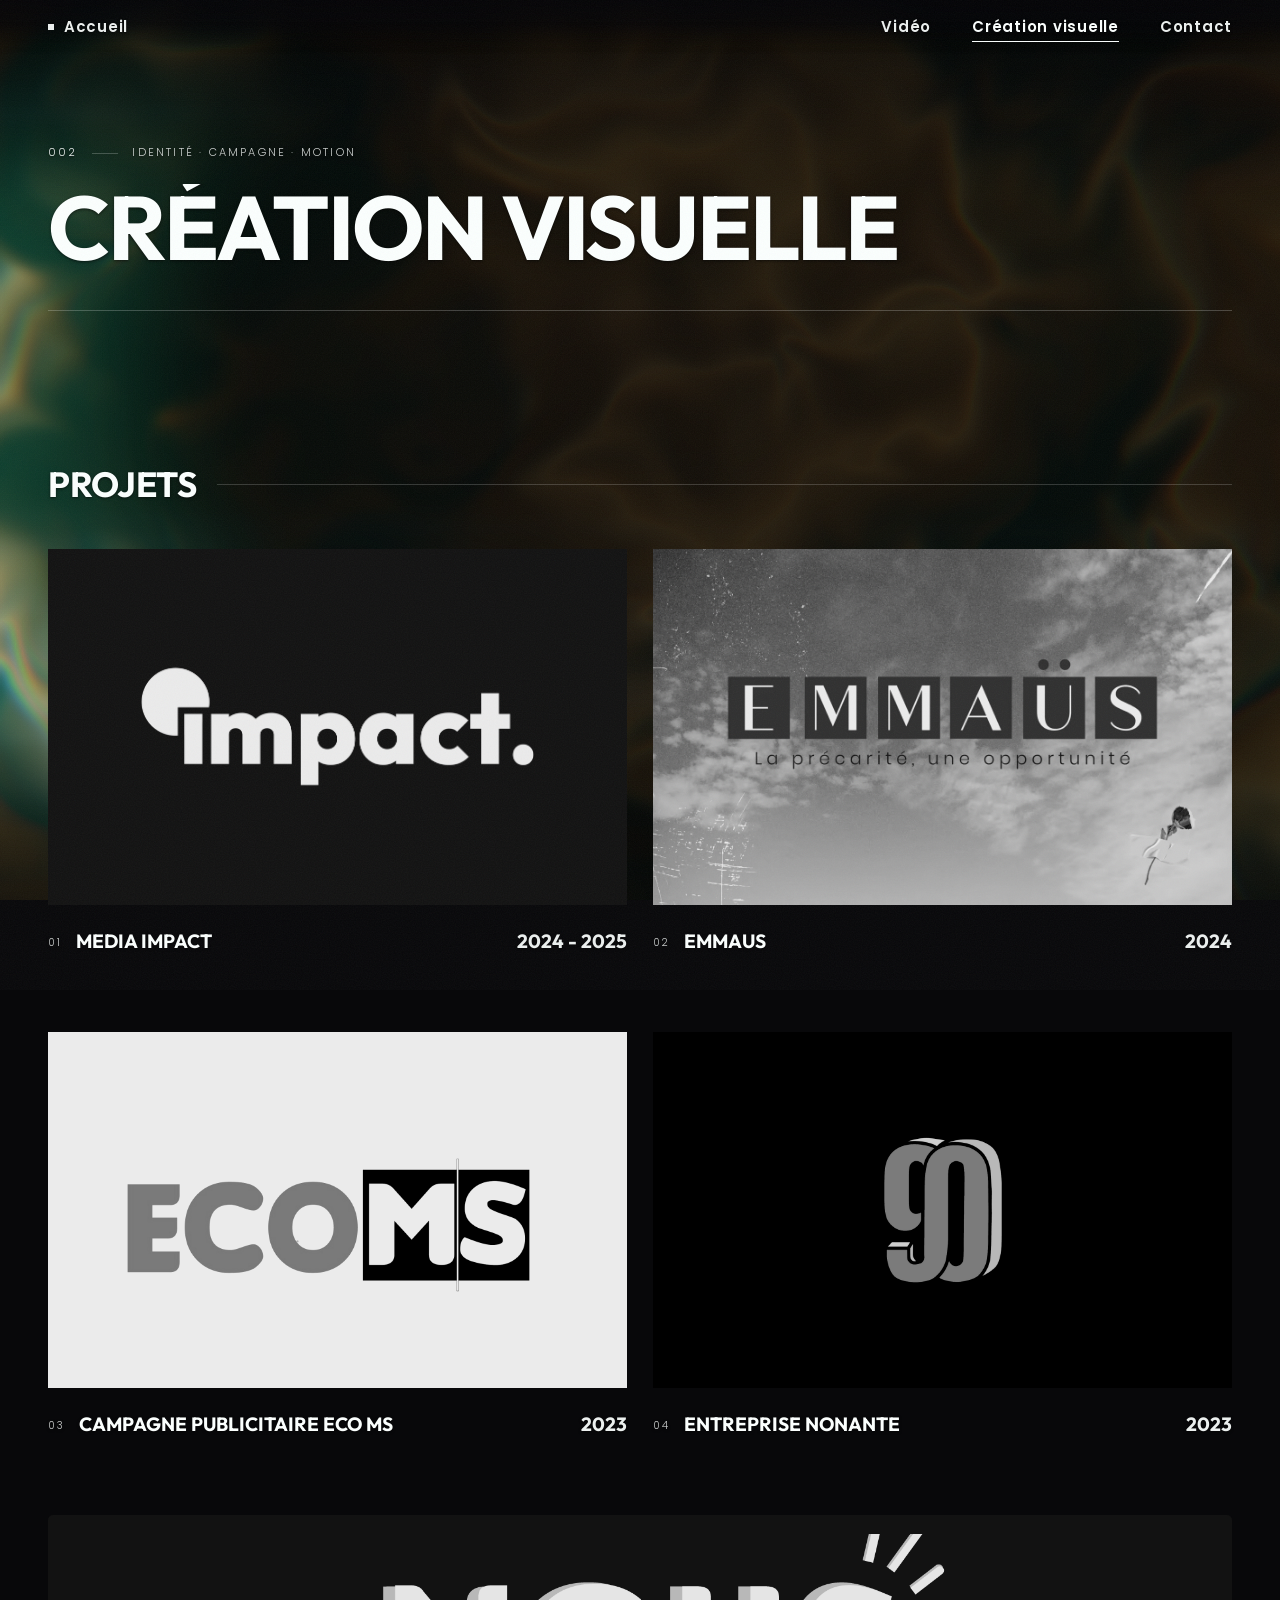
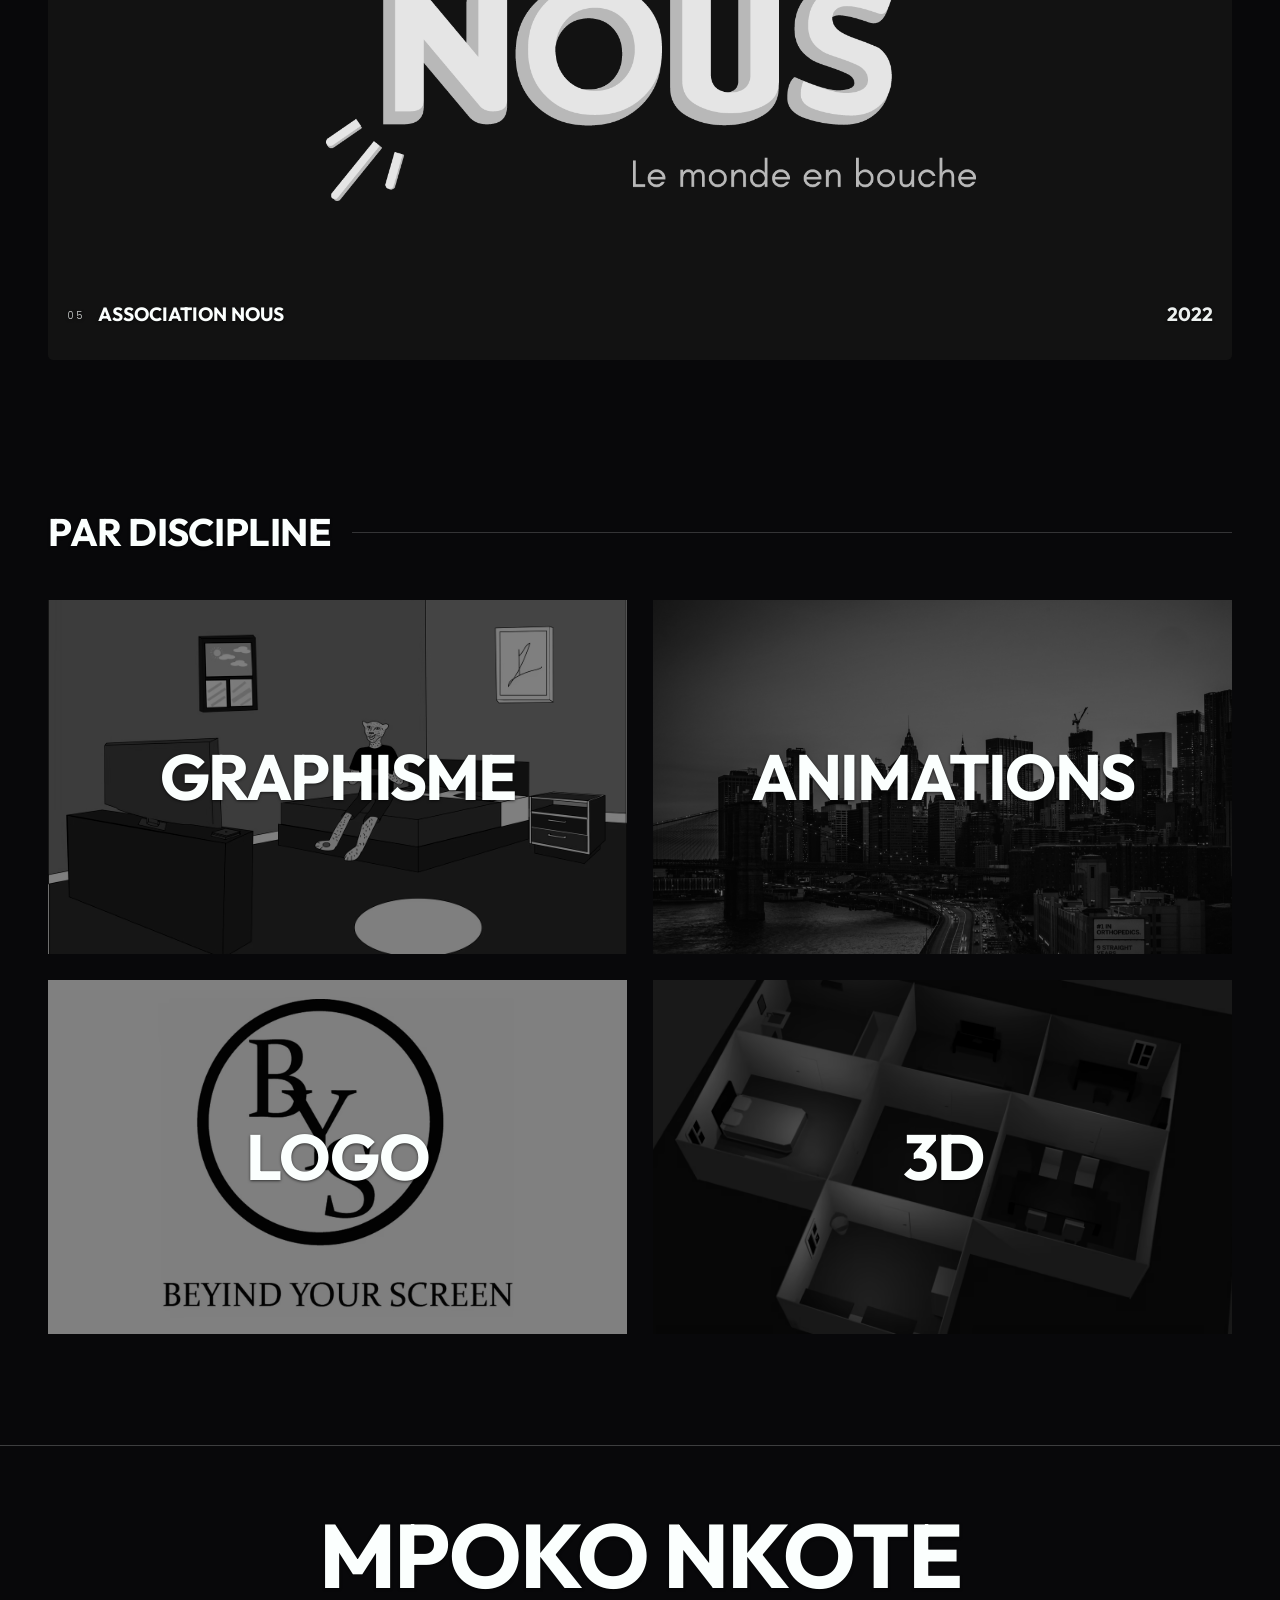
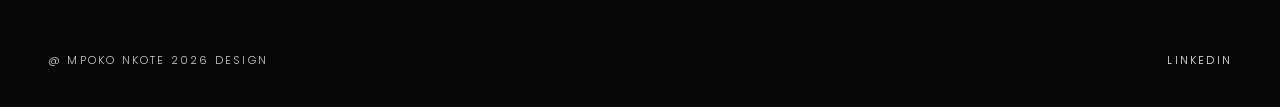
<file: creations.html>
<!DOCTYPE html>
<html lang="fr">
<head>
<meta charset="UTF-8">
<meta name="viewport" content="width=device-width, initial-scale=1">
<title>CRÉATION VISUELLE | Marlon Mpoko Nkote</title>
<meta name="description" content="Création visuelle de Marlon Mpoko Nkote — identités, campagnes, graphisme, logos, 3D et animations.">

<link rel="preconnect" href="https://fonts.googleapis.com">
<link rel="preconnect" href="https://fonts.gstatic.com" crossorigin>
<link href="https://fonts.googleapis.com/css2?family=Outfit:wght@300;400;600;700&family=Poppins:wght@200;300;400;600&display=swap" rel="stylesheet">

<link rel="stylesheet" href="css/style.css?v=20261029b">
</head>
<body class="cinema">

<a class="skip-link" href="#main">Aller au contenu principal</a>

<div class="grain" aria-hidden="true"></div>
<div class="cine" aria-hidden="true">
  <div class="cine__plan"></div>
  <div class="cine__plan"></div>
  <div class="cine__brume"></div>
  <div class="cine__halation"></div>
  <div class="cine__scrim"></div>
  <div class="cine__vignette"></div>
</div>
<div class="progress" aria-hidden="true"><span class="progress__bar"></span></div>

<header class="site-header">
  <nav class="nav" aria-label="Navigation principale">
    <a class="nav__brand" href="index.html">Accueil</a>
    <ul class="nav__list">
      <li><a href="audiovisuel.html">Vidéo</a></li>
      <li><a href="creations.html" aria-current="page">Création visuelle</a></li>
      <li><a href="contact.html">Contact</a></li>
    </ul>
  </nav>
</header>

<main id="main">

  <section class="page-hero" data-plan="assets/img/cine/lumiere-emeraude.webp" data-froid="#004444" data-teinte="#228866">
    <div class="sec-meta reveal">
      <span class="sec-meta__num">002</span>
      <span class="sec-meta__cat">Identité · Campagne · Motion</span>
    </div>
    <h1 class="page-hero__title reveal reveal--wipe">CRÉATION VISUELLE</h1>
    <hr class="rule reveal reveal--rule">
  </section>

  <div class="crea-sous reveal">
    <h2 class="crea-sous__titre">PROJETS</h2>
  </div>

  <section class="projects projects--flush">

    <div class="projects__row">
      <article class="project">
        <a class="project__media reveal reveal--up" href="projet-media-impact.html" aria-label="Projet Media Impact">
          <img src="assets/img/media-impact.png" alt="Media Impact" loading="lazy">
        </a>
        <div class="project__meta reveal">
          <a class="project__name" href="projet-media-impact.html"><span class="project__idx">01</span>MEDIA IMPACT</a>
          <a class="project__year" href="projet-media-impact.html">2024 - 2025</a>
        </div>
      </article>

      <article class="project">
        <a class="project__media reveal reveal--up" data-delay="1" href="projet-emmaus.html" aria-label="Projet Emmaüs">
          <img src="assets/img/emmaus.avif" alt="Emmaüs" loading="lazy">
        </a>
        <div class="project__meta reveal" data-delay="1">
          <a class="project__name" href="projet-emmaus.html"><span class="project__idx">02</span>EMMAUS</a>
          <a class="project__year" href="projet-emmaus.html">2024</a>
        </div>
      </article>
    </div>

    <div class="projects__row projects__row--spaced">
      <article class="project">
        <a class="project__media reveal reveal--up" href="projet-eco-ms.html" aria-label="Campagne publicitaire Eco MS">
          <img src="assets/img/eco-ms.jpg" alt="Campagne publicitaire Eco MS" loading="lazy">
        </a>
        <div class="project__meta reveal">
          <a class="project__name" href="projet-eco-ms.html"><span class="project__idx">03</span>CAMPAGNE PUBLICITAIRE ECO MS</a>
          <a class="project__year" href="projet-eco-ms.html">2023</a>
        </div>
      </article>

      <article class="project">
        <a class="project__media reveal reveal--up" data-delay="1" href="projet-nonante.html" aria-label="Projet Entreprise Nonante">
          <img src="assets/img/nonante.png" alt="Entreprise Nonante" loading="lazy">
        </a>
        <div class="project__meta reveal" data-delay="1">
          <a class="project__name" href="projet-nonante.html"><span class="project__idx">04</span>ENTREPRISE NONANTE</a>
          <a class="project__year" href="projet-nonante.html">2023</a>
        </div>
      </article>
    </div>

    <article class="project project--wide">
      <a class="project__media reveal reveal--up" href="projet-association-nous.html" aria-label="Projet Association Nous">
        <img src="assets/img/association-nous.png" alt="Association Nous" loading="lazy">
      </a>
      <div class="project__meta reveal">
        <a class="project__name" href="projet-association-nous.html"><span class="project__idx">05</span>ASSOCIATION NOUS</a>
        <a class="project__year" href="projet-association-nous.html">2022</a>
      </div>
    </article>

  </section>

  <div class="crea-sous reveal">
    <h2 class="crea-sous__titre">PAR DISCIPLINE</h2>
  </div>

  <div class="tiles">

    <a class="tile reveal reveal--up" href="creation-graphisme.html">
      <img src="assets/img/crea-graphisme.avif" alt="Créations graphiques" loading="lazy">
      <span class="tile__label">GRAPHISME</span>
    </a>

    <a class="tile reveal reveal--up" data-delay="1" href="creation-animations.html">
      <img src="assets/img/crea-animations.jpg" alt="Animations" loading="lazy">
      <span class="tile__label">ANIMATIONS</span>
    </a>

    <a class="tile reveal reveal--up" href="creation-logo.html">
      <img src="assets/img/crea-logo.avif" alt="Création de logos" loading="lazy">
      <span class="tile__label">LOGO</span>
    </a>

    <a class="tile reveal reveal--up" data-delay="1" href="creation-3d.html">
      <img src="assets/img/crea-3d.avif" alt="Créations 3D" loading="lazy">
      <span class="tile__label">3D</span>
    </a>

  </div>

</main>

<footer class="site-footer">
  <p class="site-footer__name">MPOKO NKOTE</p>
  <div class="site-footer__bar">
    <span>@ MPOKO NKOTE 2026 DESIGN</span>
    <a href="https://www.linkedin.com/in/marlon-mpoko-nkote-088b88265/" target="_blank" rel="noopener">LINKEDIN</a>
  </div>
</footer>

<script src="js/main.js?v=20261029b"></script>
<script src="js/ambiance.js?v=20261029b"></script>
<script src="js/toile.js?v=20261029b"></script>
</body>
</html>
</file>
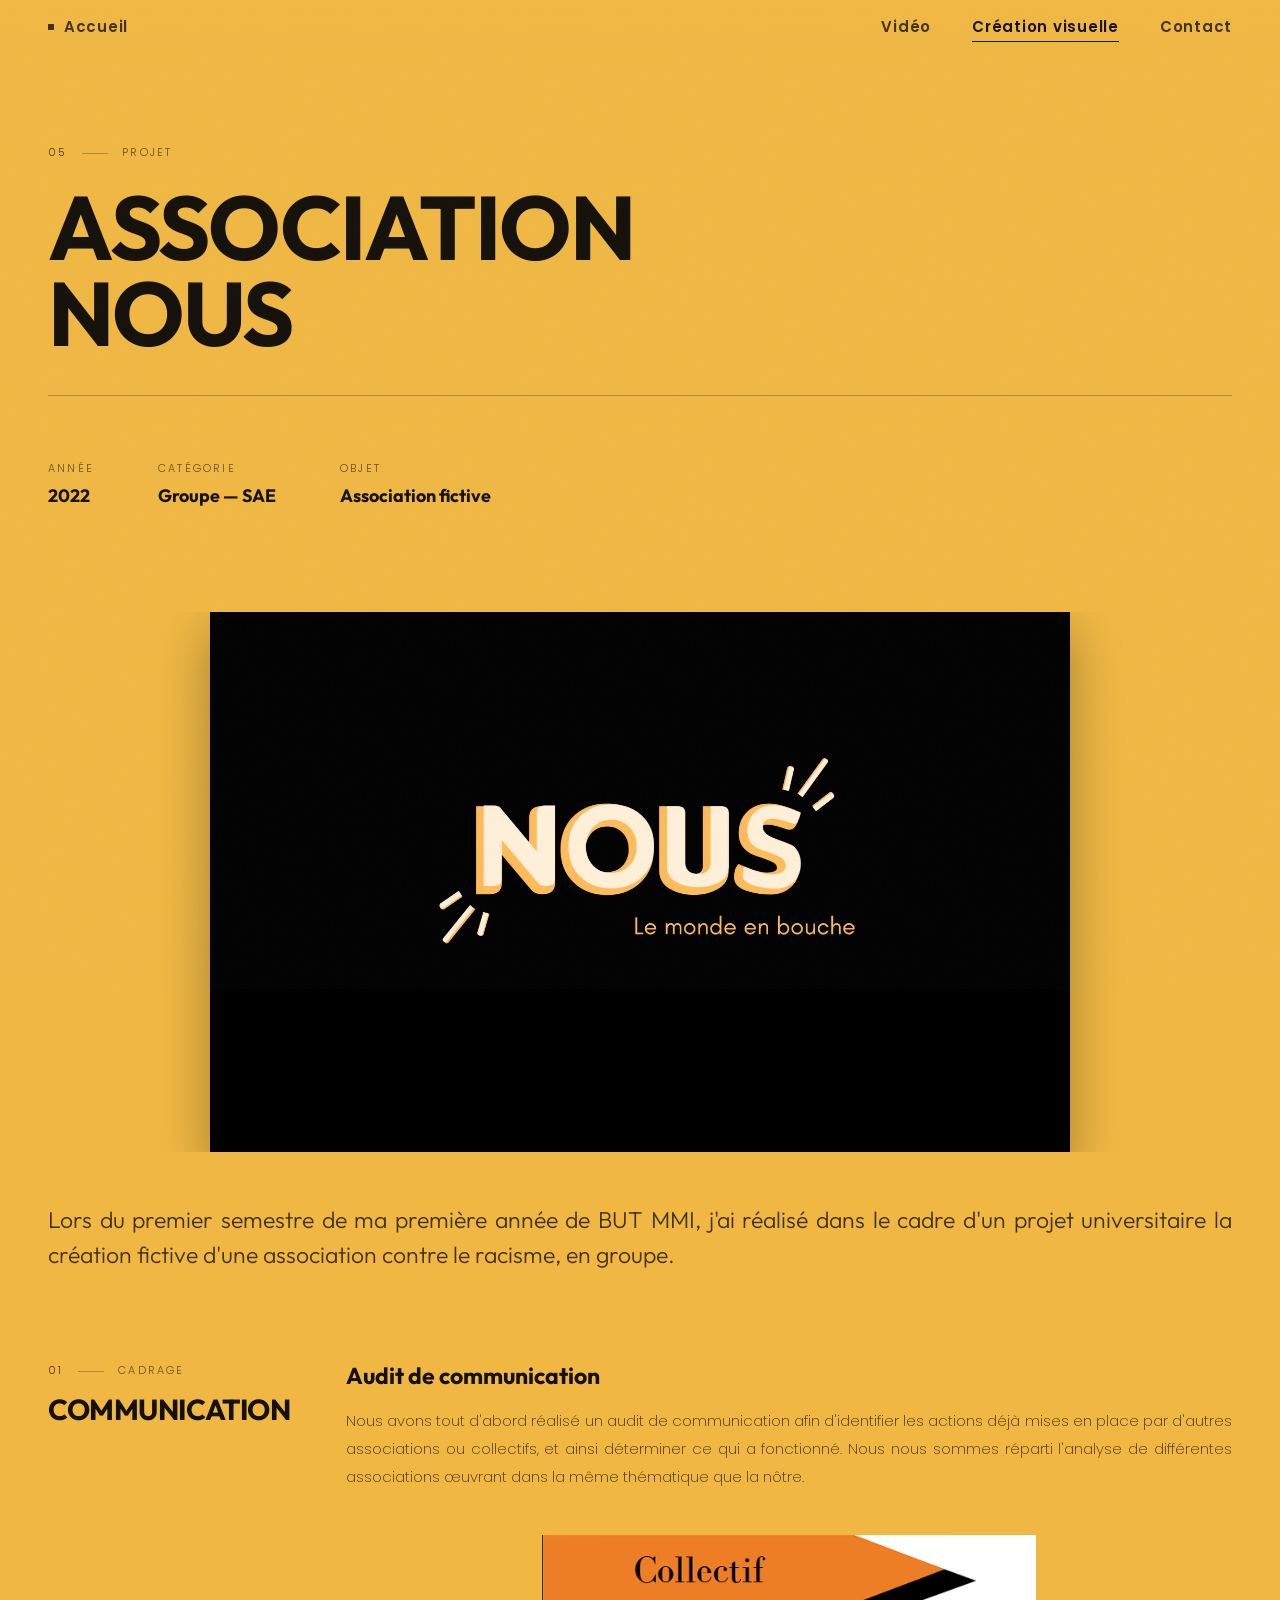
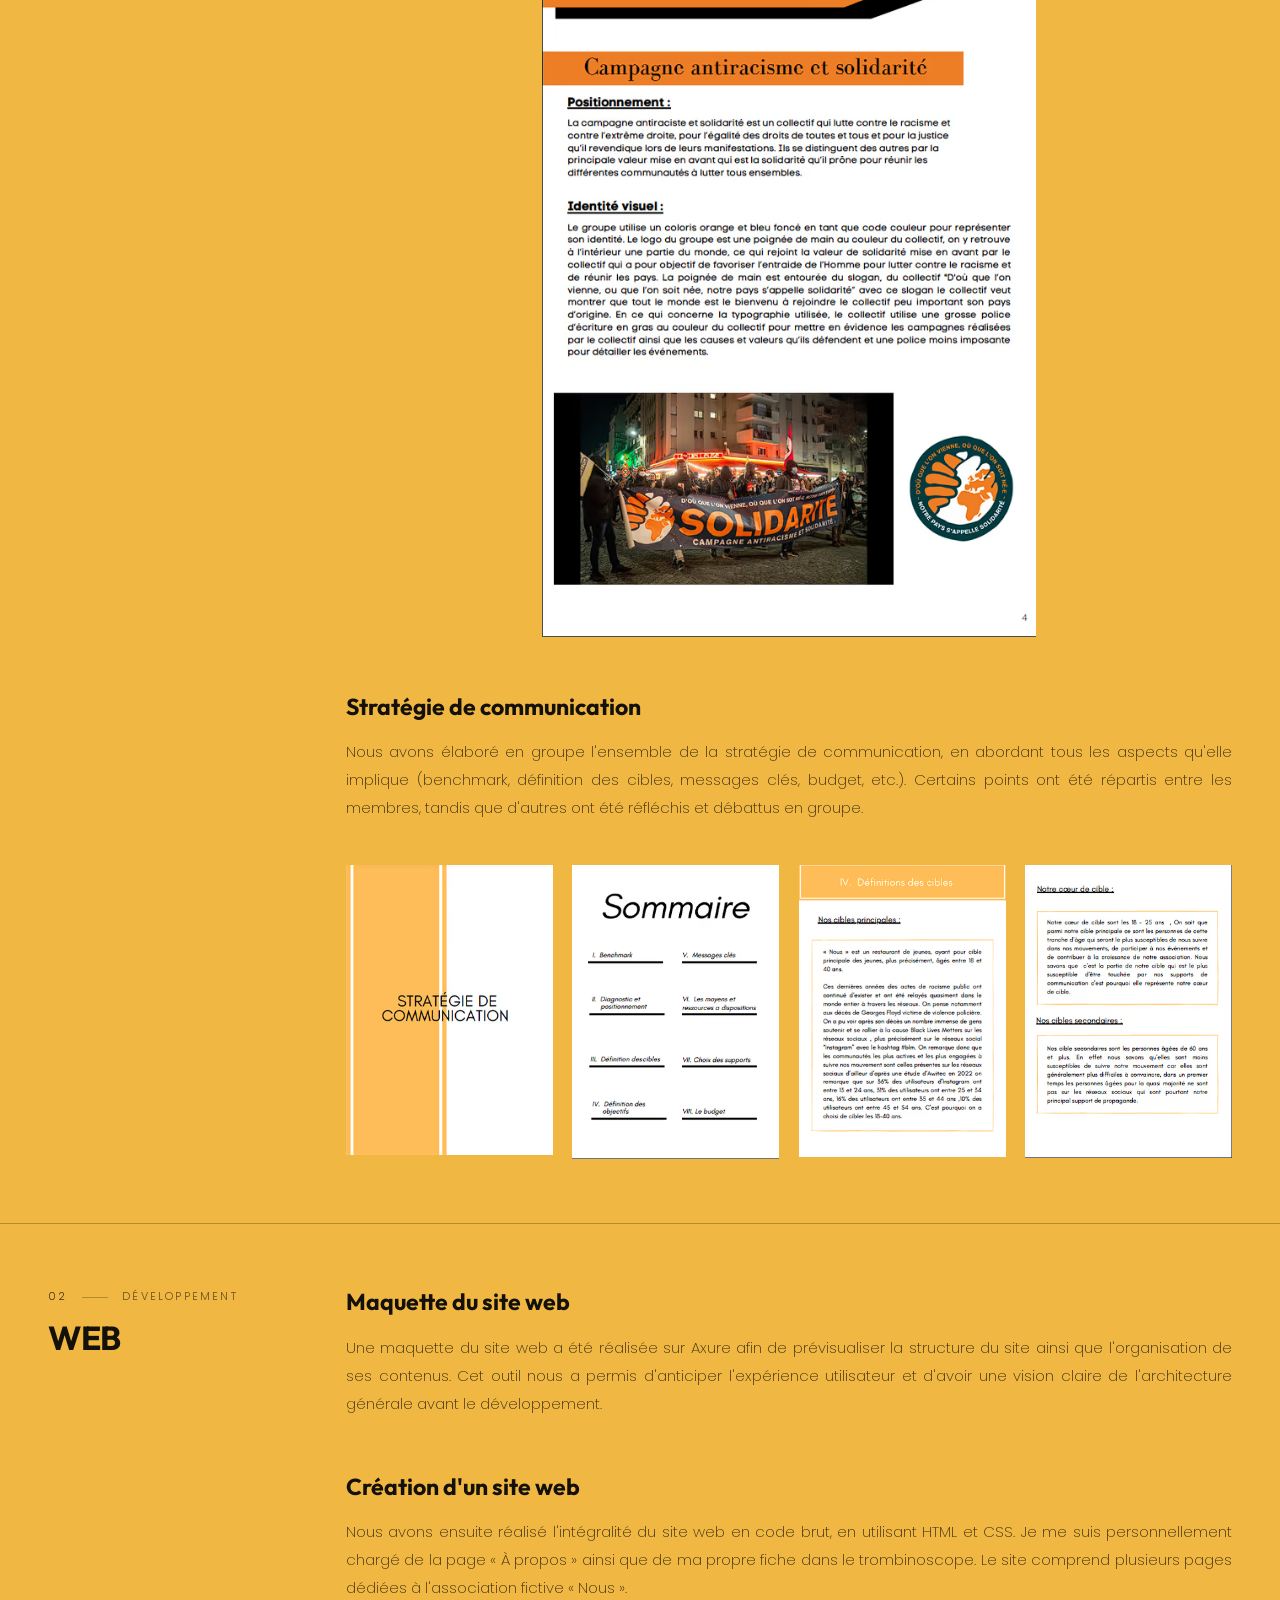
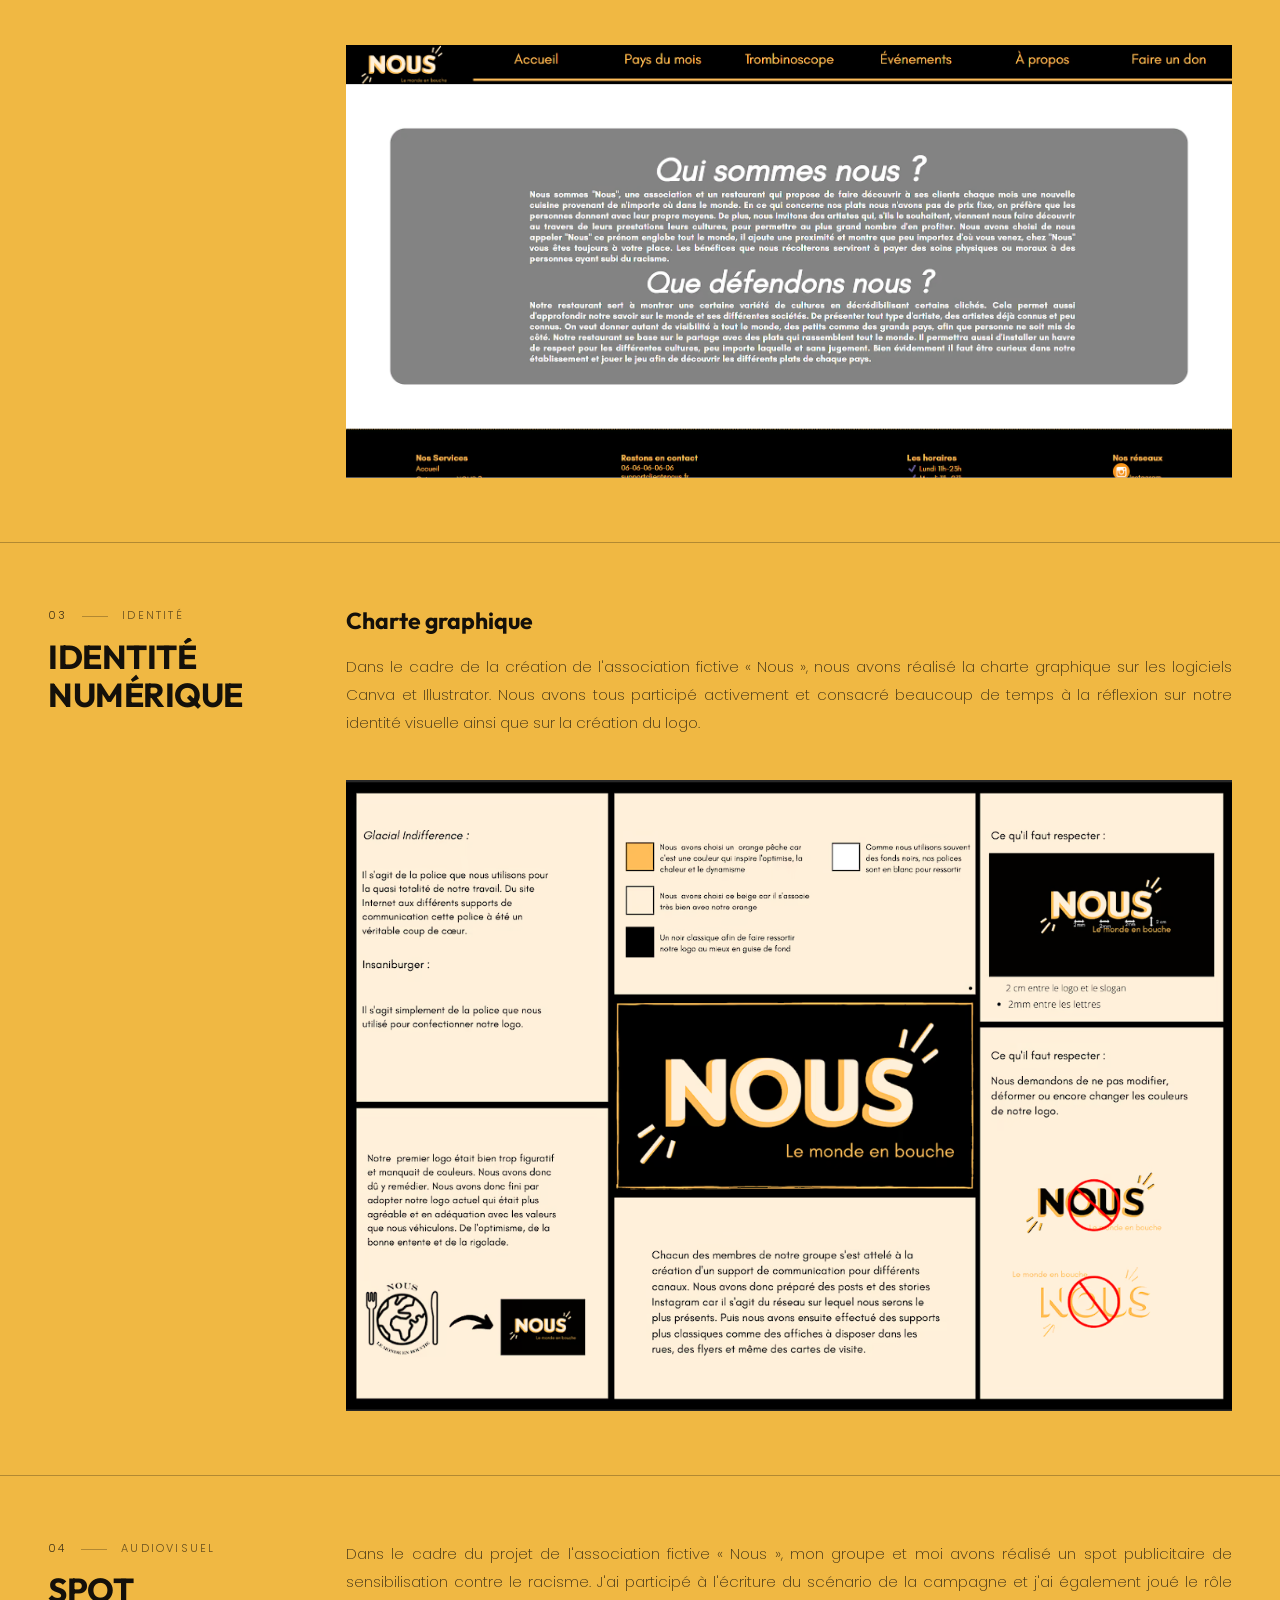
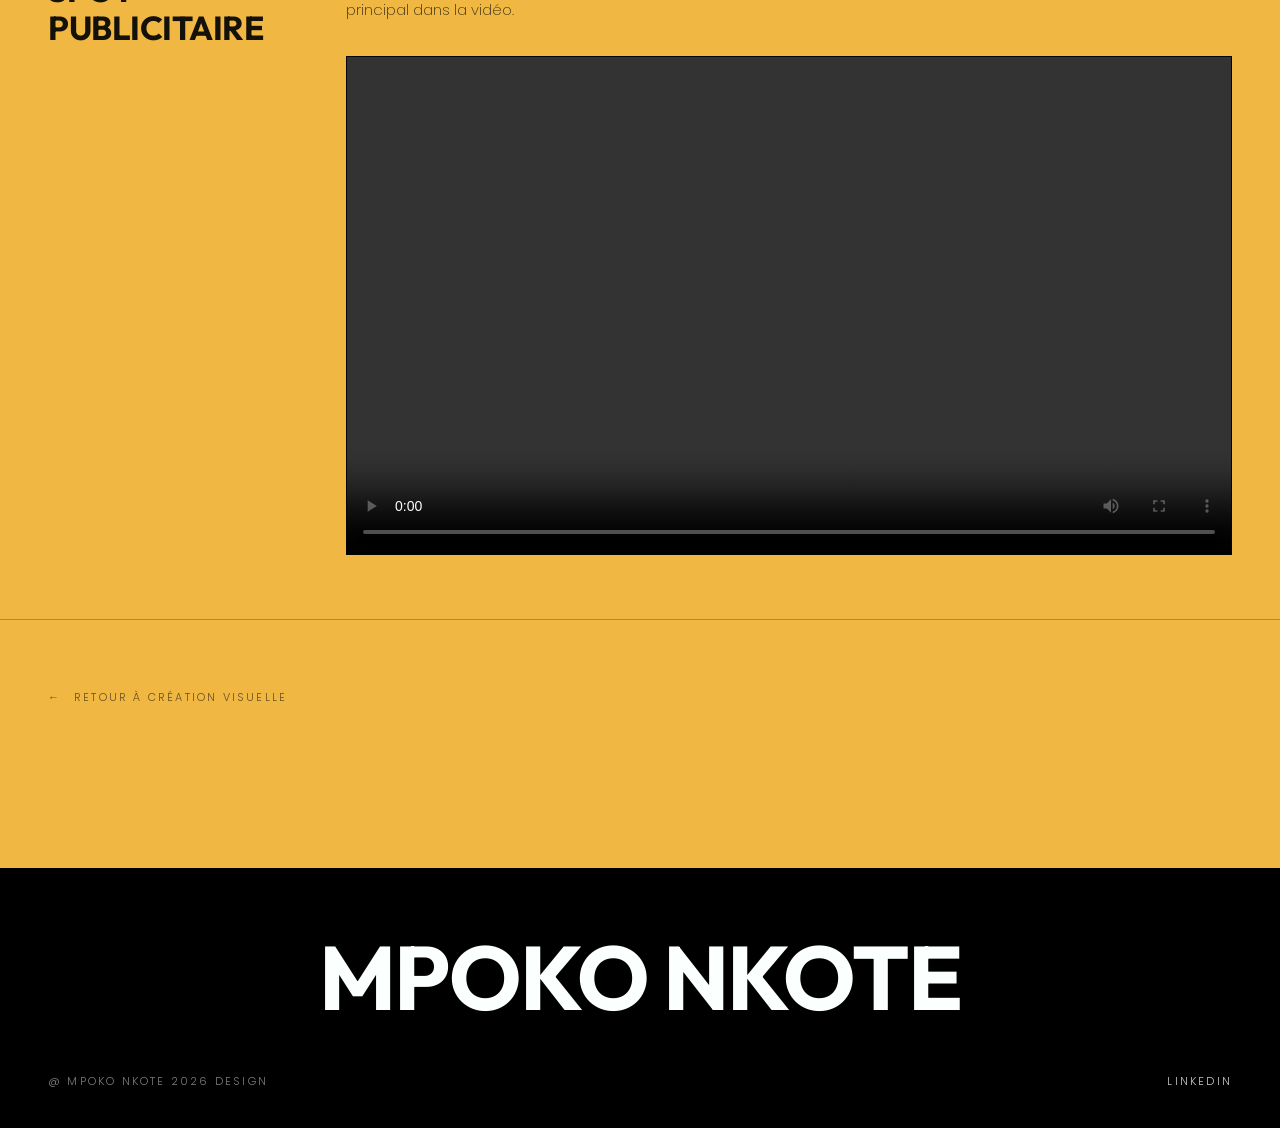
<file: projet-association-nous.html>
<!DOCTYPE html>
<html lang="fr">
<head>
<meta charset="UTF-8">
<meta name="viewport" content="width=device-width, initial-scale=1">
<title>ASSOCIATION NOUS | Marlon Mpoko Nkote</title>
<meta name="description" content="Nous — association fictive contre le racisme : audit et stratégie de communication, site web en HTML/CSS, identité visuelle et spot publicitaire.">

<link rel="preconnect" href="https://fonts.googleapis.com">
<link rel="preconnect" href="https://fonts.gstatic.com" crossorigin>
<link href="https://fonts.googleapis.com/css2?family=Outfit:wght@300;400;600;700&family=Poppins:wght@200;300;400;600&display=swap" rel="stylesheet">

<link rel="stylesheet" href="css/style.css?v=20261029b">
</head>
<body class="theme theme--encre" style="--page-bg:#f0b843">

<a class="skip-link" href="#main">Aller au contenu principal</a>

<div class="grain" aria-hidden="true"></div>
<div class="progress" aria-hidden="true"><span class="progress__bar"></span></div>

<header class="site-header">
  <nav class="nav" aria-label="Navigation principale">
    <a class="nav__brand" href="index.html">Accueil</a>
    <ul class="nav__list">
      <li><a href="audiovisuel.html">Vidéo</a></li>
      <li><a href="creations.html" aria-current="page">Création visuelle</a></li>
      <li><a href="contact.html">Contact</a></li>
    </ul>
  </nav>
</header>

<main id="main">

  <section class="page-hero">
    <div class="sec-meta reveal">
      <span class="sec-meta__num">05</span>
      <span class="sec-meta__cat">Projet</span>
    </div>
    <h1 class="page-hero__title reveal reveal--wipe">ASSOCIATION<br>NOUS</h1>
    <hr class="rule reveal reveal--rule">

    <div class="case-facts reveal">
      <div>
        <span class="case-facts__key">Année</span>
        <span class="case-facts__val">2022</span>
      </div>
      <div>
        <span class="case-facts__key">Catégorie</span>
        <span class="case-facts__val">Groupe — SAE</span>
      </div>
      <div>
        <span class="case-facts__key">Objet</span>
        <span class="case-facts__val">Association fictive</span>
      </div>
    </div>
  </section>

  <figure class="case-cover case-cover--noir reveal reveal--up">
    <img src="assets/img/nous/cover.avif" alt="Logo et slogan de l'association Nous" loading="lazy">
  </figure>

  <div class="case-intro">
    <p class="reveal">Lors du premier semestre de ma première année de BUT MMI, j'ai réalisé dans le cadre d'un projet universitaire la création fictive d'une association contre le racisme, en groupe.</p>
  </div>

  <!-- ---------- 01 — Communication ---------- -->
  <article class="chapter">
    <div class="sec-side">
      <div class="sec-meta reveal">
        <span class="sec-meta__num">01</span>
        <span class="sec-meta__cat">Cadrage</span>
      </div>
      <h2 class="chapter__title reveal reveal--wipe">COMMUNICATION</h2>
    </div>

    <div class="chapter__content">
      <div class="block">
        <h3 class="block__title reveal">Audit de communication</h3>
        <div class="chapter__body reveal">
          <p>Nous avons tout d'abord réalisé un audit de communication afin d'identifier les actions déjà mises en place par d'autres associations ou collectifs, et ainsi déterminer ce qui a fonctionné. Nous nous sommes réparti l'analyse de différentes associations œuvrant dans la même thématique que la nôtre.</p>
        </div>
        <div class="chapter__gallery reveal">
          <img src="assets/img/nous/audit.avif" alt="Audit de communication" loading="lazy">
        </div>
      </div>

      <div class="block">
        <h3 class="block__title reveal">Stratégie de communication</h3>
        <div class="chapter__body reveal">
          <p>Nous avons élaboré en groupe l'ensemble de la stratégie de communication, en abordant tous les aspects qu'elle implique (benchmark, définition des cibles, messages clés, budget, etc.). Certains points ont été répartis entre les membres, tandis que d'autres ont été réfléchis et débattus en groupe.</p>
        </div>
        <div class="chapter__gallery reveal">
          <img src="assets/img/nous/strat-1.avif" alt="Stratégie de communication" loading="lazy">
          <img src="assets/img/nous/strat-2.avif" alt="Stratégie de communication" loading="lazy">
          <img src="assets/img/nous/strat-3.avif" alt="Stratégie de communication" loading="lazy">
          <img src="assets/img/nous/strat-4.avif" alt="Stratégie de communication" loading="lazy">
        </div>
      </div>
    </div>
  </article>

  <!-- ---------- 02 — Web ---------- -->
  <article class="chapter">
    <div class="sec-side">
      <div class="sec-meta reveal">
        <span class="sec-meta__num">02</span>
        <span class="sec-meta__cat">Développement</span>
      </div>
      <h2 class="chapter__title reveal reveal--wipe">WEB</h2>
    </div>

    <div class="chapter__content">
      <div class="block">
        <h3 class="block__title reveal">Maquette du site web</h3>
        <div class="chapter__body reveal">
          <p>Une maquette du site web a été réalisée sur Axure afin de prévisualiser la structure du site ainsi que l'organisation de ses contenus. Cet outil nous a permis d'anticiper l'expérience utilisateur et d'avoir une vision claire de l'architecture générale avant le développement.</p>
        </div>
      </div>

      <div class="block">
        <h3 class="block__title reveal">Création d'un site web</h3>
        <div class="chapter__body reveal">
          <p>Nous avons ensuite réalisé l'intégralité du site web en code brut, en utilisant HTML et CSS. Je me suis personnellement chargé de la page « À propos » ainsi que de ma propre fiche dans le trombinoscope. Le site comprend plusieurs pages dédiées à l'association fictive « Nous ».</p>
        </div>
        <div class="chapter__gallery reveal">
          <img src="assets/img/nous/web.avif" alt="Site web de l'association Nous" loading="lazy">
        </div>
      </div>
    </div>
  </article>

  <!-- ---------- 03 — Identité numérique ---------- -->
  <article class="chapter">
    <div class="sec-side">
      <div class="sec-meta reveal">
        <span class="sec-meta__num">03</span>
        <span class="sec-meta__cat">Identité</span>
      </div>
      <h2 class="chapter__title reveal reveal--wipe">IDENTITÉ NUMÉRIQUE</h2>
    </div>

    <div class="chapter__content">
      <div class="block">
        <h3 class="block__title reveal">Charte graphique</h3>
        <div class="chapter__body reveal">
          <p>Dans le cadre de la création de l'association fictive « Nous », nous avons réalisé la charte graphique sur les logiciels Canva et Illustrator. Nous avons tous participé activement et consacré beaucoup de temps à la réflexion sur notre identité visuelle ainsi que sur la création du logo.</p>
        </div>
        <div class="chapter__gallery reveal">
          <img src="assets/img/nous/charte.avif" alt="Charte graphique de l'association Nous" loading="lazy">
        </div>
      </div>
    </div>
  </article>

  <!-- ---------- 04 — Audiovisuel ---------- -->
  <article class="chapter">
    <div class="sec-side">
      <div class="sec-meta reveal">
        <span class="sec-meta__num">04</span>
        <span class="sec-meta__cat">Audiovisuel</span>
      </div>
      <h2 class="chapter__title reveal reveal--wipe">SPOT PUBLICITAIRE</h2>
    </div>

    <div class="chapter__content">
      <div class="chapter__body reveal">
        <p>Dans le cadre du projet de l'association fictive « Nous », mon groupe et moi avons réalisé un spot publicitaire de sensibilisation contre le racisme. J'ai participé à l'écriture du scénario de la campagne et j'ai également joué le rôle principal dans la vidéo.</p>
      </div>
      <div class="chapter__video reveal"><video class="viewer__video" controls preload="metadata" playsinline
                 aria-label="Spot publicitaire de sensibilisation contre le racisme">
          <source src="assets/video/spot-nous.mp4#t=0.5" type="video/mp4">
          Votre navigateur ne peut pas lire cette vidéo.
        </video></div>
    </div>
  </article>

  <div class="case-foot">
    <a class="back-link" href="creations.html"><span aria-hidden="true">←</span> Retour à Création visuelle</a>
  </div>

</main>

<footer class="site-footer">
  <p class="site-footer__name">MPOKO NKOTE</p>
  <div class="site-footer__bar">
    <span>@ MPOKO NKOTE 2026 DESIGN</span>
    <a href="https://www.linkedin.com/in/marlon-mpoko-nkote-088b88265/" target="_blank" rel="noopener">LINKEDIN</a>
  </div>
</footer>

<script src="js/main.js?v=20261029b"></script>
</body>
</html>
</file>
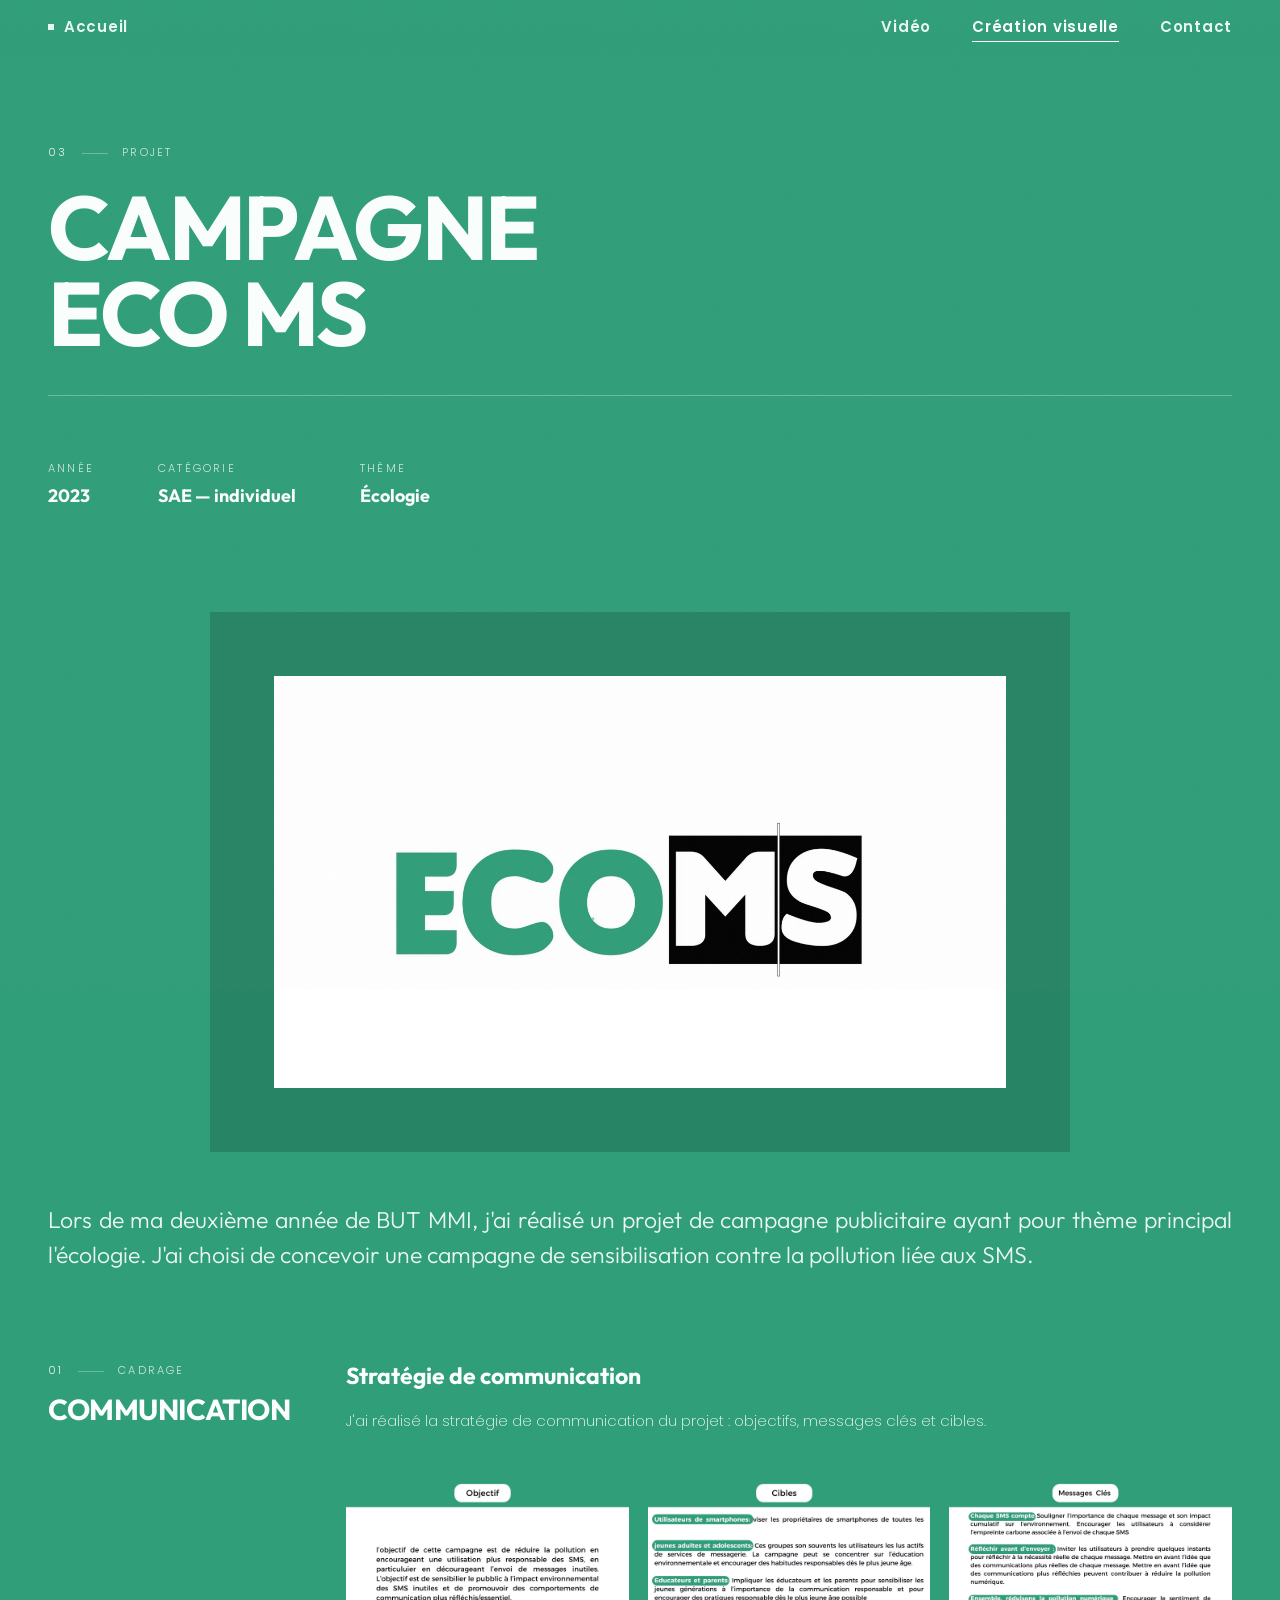
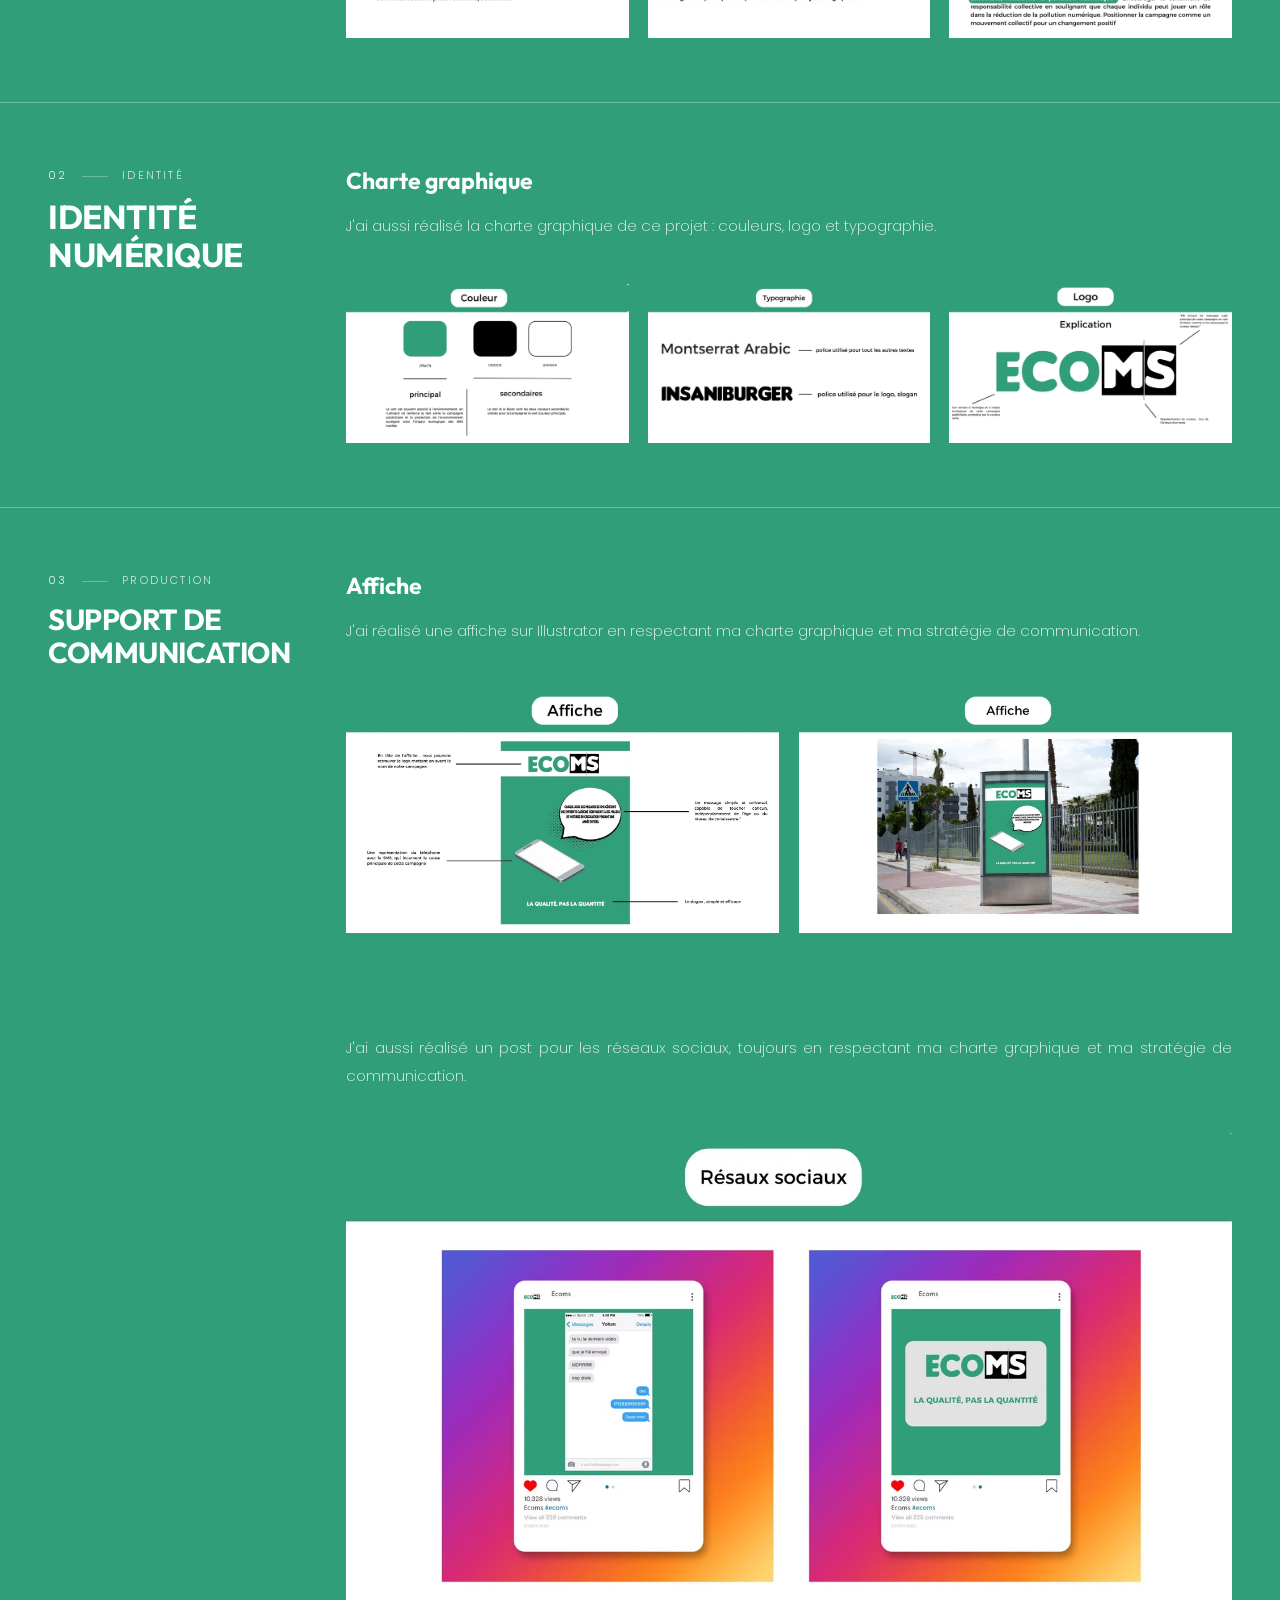
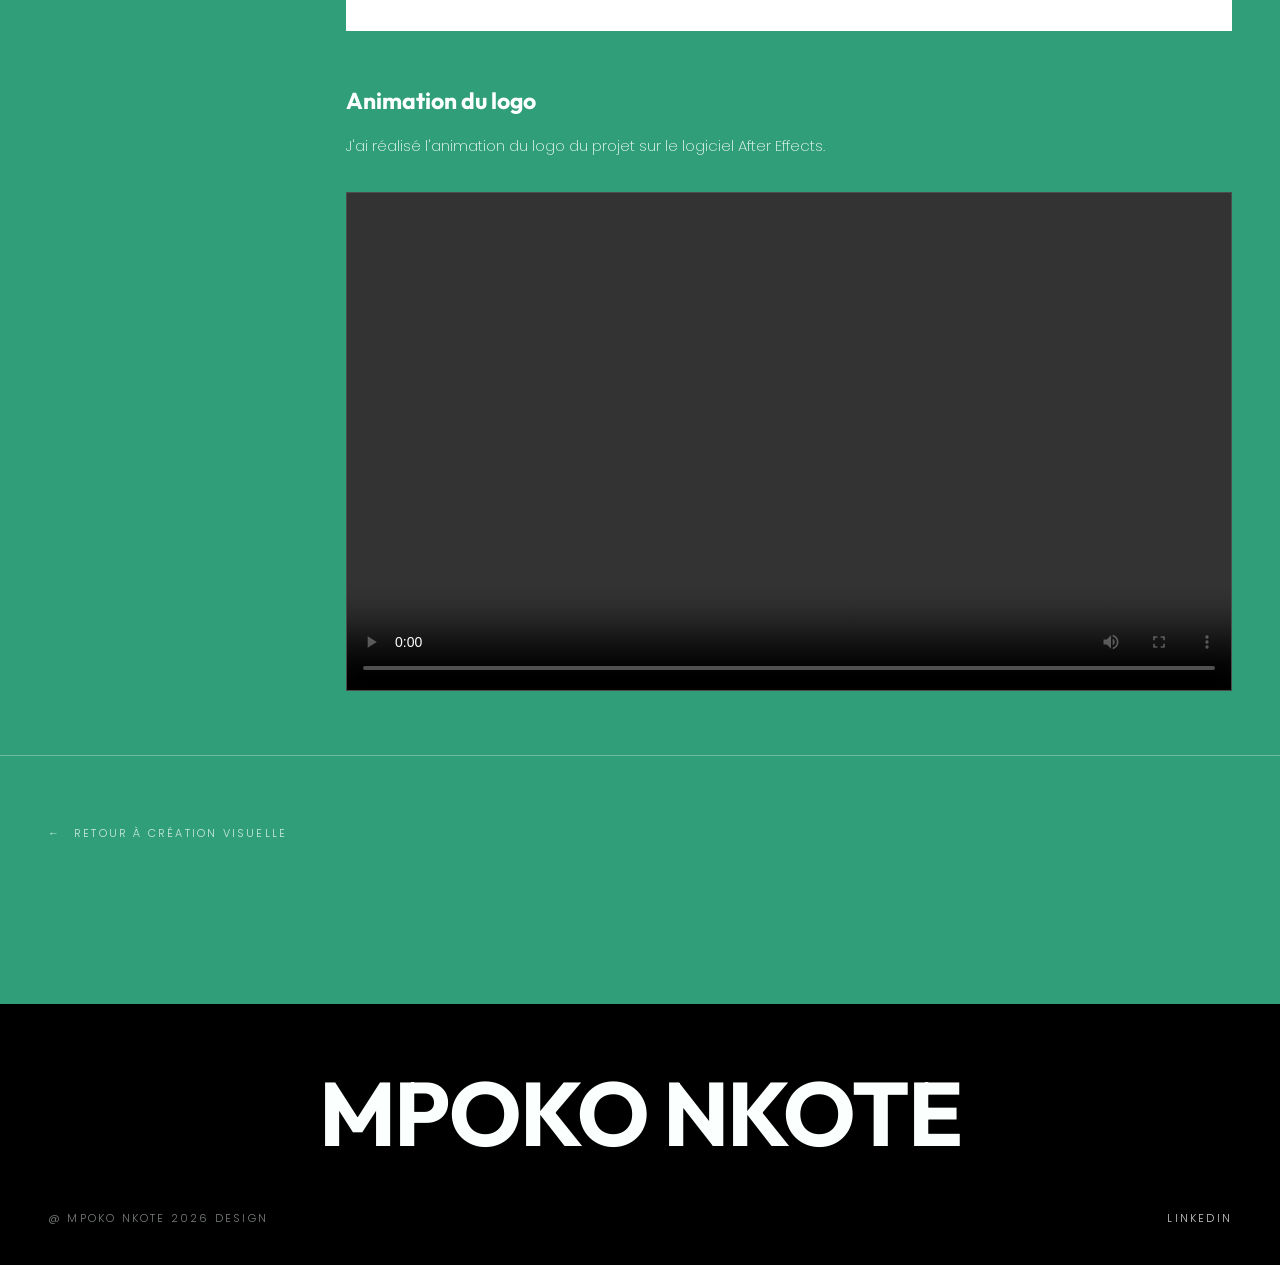
<file: projet-eco-ms.html>
<!DOCTYPE html>
<html lang="fr">
<head>
<meta charset="UTF-8">
<meta name="viewport" content="width=device-width, initial-scale=1">
<title>CAMPAGNE ECO MS | Marlon Mpoko Nkote</title>
<meta name="description" content="Campagne publicitaire Eco MS — sensibilisation contre la pollution liée aux SMS : stratégie, charte graphique, affiche et réseaux sociaux.">

<link rel="preconnect" href="https://fonts.googleapis.com">
<link rel="preconnect" href="https://fonts.gstatic.com" crossorigin>
<link href="https://fonts.googleapis.com/css2?family=Outfit:wght@300;400;600;700&family=Poppins:wght@200;300;400;600&display=swap" rel="stylesheet">

<link rel="stylesheet" href="css/style.css?v=20261029b">
</head>
<body class="theme" style="--page-bg:#2f9e79">

<a class="skip-link" href="#main">Aller au contenu principal</a>

<div class="grain" aria-hidden="true"></div>
<div class="progress" aria-hidden="true"><span class="progress__bar"></span></div>

<header class="site-header">
  <nav class="nav" aria-label="Navigation principale">
    <a class="nav__brand" href="index.html">Accueil</a>
    <ul class="nav__list">
      <li><a href="audiovisuel.html">Vidéo</a></li>
      <li><a href="creations.html" aria-current="page">Création visuelle</a></li>
      <li><a href="contact.html">Contact</a></li>
    </ul>
  </nav>
</header>

<main id="main">

  <section class="page-hero">
    <div class="sec-meta reveal">
      <span class="sec-meta__num">03</span>
      <span class="sec-meta__cat">Projet</span>
    </div>
    <h1 class="page-hero__title reveal reveal--wipe">CAMPAGNE<br>ECO MS</h1>
    <hr class="rule reveal reveal--rule">

    <div class="case-facts reveal">
      <div>
        <span class="case-facts__key">Année</span>
        <span class="case-facts__val">2023</span>
      </div>
      <div>
        <span class="case-facts__key">Catégorie</span>
        <span class="case-facts__val">SAE — individuel</span>
      </div>
      <div>
        <span class="case-facts__key">Thème</span>
        <span class="case-facts__val">Écologie</span>
      </div>
    </div>
  </section>

  <figure class="case-cover reveal reveal--up">
    <img src="assets/img/ecoms/cover.avif" alt="Campagne publicitaire Eco MS" loading="lazy">
  </figure>

  <div class="case-intro">
    <p class="reveal">Lors de ma deuxième année de BUT MMI, j'ai réalisé un projet de campagne publicitaire ayant pour thème principal l'écologie. J'ai choisi de concevoir une campagne de sensibilisation contre la pollution liée aux SMS.</p>
  </div>

  <!-- ---------- 01 — Communication ---------- -->
  <article class="chapter">
    <div class="sec-side">
      <div class="sec-meta reveal">
        <span class="sec-meta__num">01</span>
        <span class="sec-meta__cat">Cadrage</span>
      </div>
      <h2 class="chapter__title reveal reveal--wipe">COMMUNICATION</h2>
    </div>

    <div class="chapter__content">
      <div class="block">
        <h3 class="block__title reveal">Stratégie de communication</h3>
        <div class="chapter__body reveal">
          <p>J'ai réalisé la stratégie de communication du projet : objectifs, messages clés et cibles.</p>
        </div>
        <div class="chapter__gallery reveal">
          <img src="assets/img/ecoms/com-1.avif" alt="Stratégie de communication" loading="lazy">
          <img src="assets/img/ecoms/com-2.avif" alt="Stratégie de communication" loading="lazy">
          <img src="assets/img/ecoms/com-3.avif" alt="Stratégie de communication" loading="lazy">
        </div>
      </div>
    </div>
  </article>

  <!-- ---------- 02 — Identité numérique ---------- -->
  <article class="chapter">
    <div class="sec-side">
      <div class="sec-meta reveal">
        <span class="sec-meta__num">02</span>
        <span class="sec-meta__cat">Identité</span>
      </div>
      <h2 class="chapter__title reveal reveal--wipe">IDENTITÉ NUMÉRIQUE</h2>
    </div>

    <div class="chapter__content">
      <div class="block">
        <h3 class="block__title reveal">Charte graphique</h3>
        <div class="chapter__body reveal">
          <p>J'ai aussi réalisé la charte graphique de ce projet : couleurs, logo et typographie.</p>
        </div>
        <div class="chapter__gallery reveal">
          <img src="assets/img/ecoms/id-1.avif" alt="Charte graphique Eco MS" loading="lazy">
          <img src="assets/img/ecoms/id-2.avif" alt="Charte graphique Eco MS" loading="lazy">
          <img src="assets/img/ecoms/id-3.avif" alt="Charte graphique Eco MS" loading="lazy">
        </div>
      </div>
    </div>
  </article>

  <!-- ---------- 03 — Supports ---------- -->
  <article class="chapter">
    <div class="sec-side">
      <div class="sec-meta reveal">
        <span class="sec-meta__num">03</span>
        <span class="sec-meta__cat">Production</span>
      </div>
      <h2 class="chapter__title reveal reveal--wipe">SUPPORT DE COMMUNICATION</h2>
    </div>

    <div class="chapter__content">
      <div class="block">
        <h3 class="block__title reveal">Affiche</h3>
        <div class="chapter__body reveal">
          <p>J'ai réalisé une affiche sur Illustrator en respectant ma charte graphique et ma stratégie de communication.</p>
        </div>
        <div class="chapter__gallery reveal">
          <img src="assets/img/ecoms/affiche-1.avif" alt="Affiche Eco MS" loading="lazy">
          <img src="assets/img/ecoms/affiche-2.avif" alt="Affiche Eco MS" loading="lazy">
        </div>
      </div>

      <div class="block">
        <h3 class="block__title reveal">Réseaux sociaux</h3>
        <div class="chapter__body reveal">
          <p>J'ai aussi réalisé un post pour les réseaux sociaux, toujours en respectant ma charte graphique et ma stratégie de communication.</p>
        </div>
        <div class="chapter__gallery reveal">
          <img src="assets/img/ecoms/social-1.avif" alt="Post réseaux sociaux Eco MS" loading="lazy">
        </div>
      </div>

      <div class="block">
        <h3 class="block__title reveal">Animation du logo</h3>
        <div class="chapter__body reveal">
          <p>J'ai réalisé l'animation du logo du projet sur le logiciel After Effects.</p>
        </div>
        <div class="chapter__video reveal"><video class="viewer__video" controls preload="metadata" playsinline loop
                 aria-label="Animation du logo Eco MS réalisée sur After Effects">
          <source src="assets/video/logo-anime.mp4#t=0.5" type="video/mp4">
          Votre navigateur ne peut pas lire cette vidéo.
        </video></div>
      </div>
    </div>
  </article>

  <div class="case-foot">
    <a class="back-link" href="creations.html"><span aria-hidden="true">←</span> Retour à Création visuelle</a>
  </div>

</main>

<footer class="site-footer">
  <p class="site-footer__name">MPOKO NKOTE</p>
  <div class="site-footer__bar">
    <span>@ MPOKO NKOTE 2026 DESIGN</span>
    <a href="https://www.linkedin.com/in/marlon-mpoko-nkote-088b88265/" target="_blank" rel="noopener">LINKEDIN</a>
  </div>
</footer>

<script src="js/main.js?v=20261029b"></script>
</body>
</html>
</file>
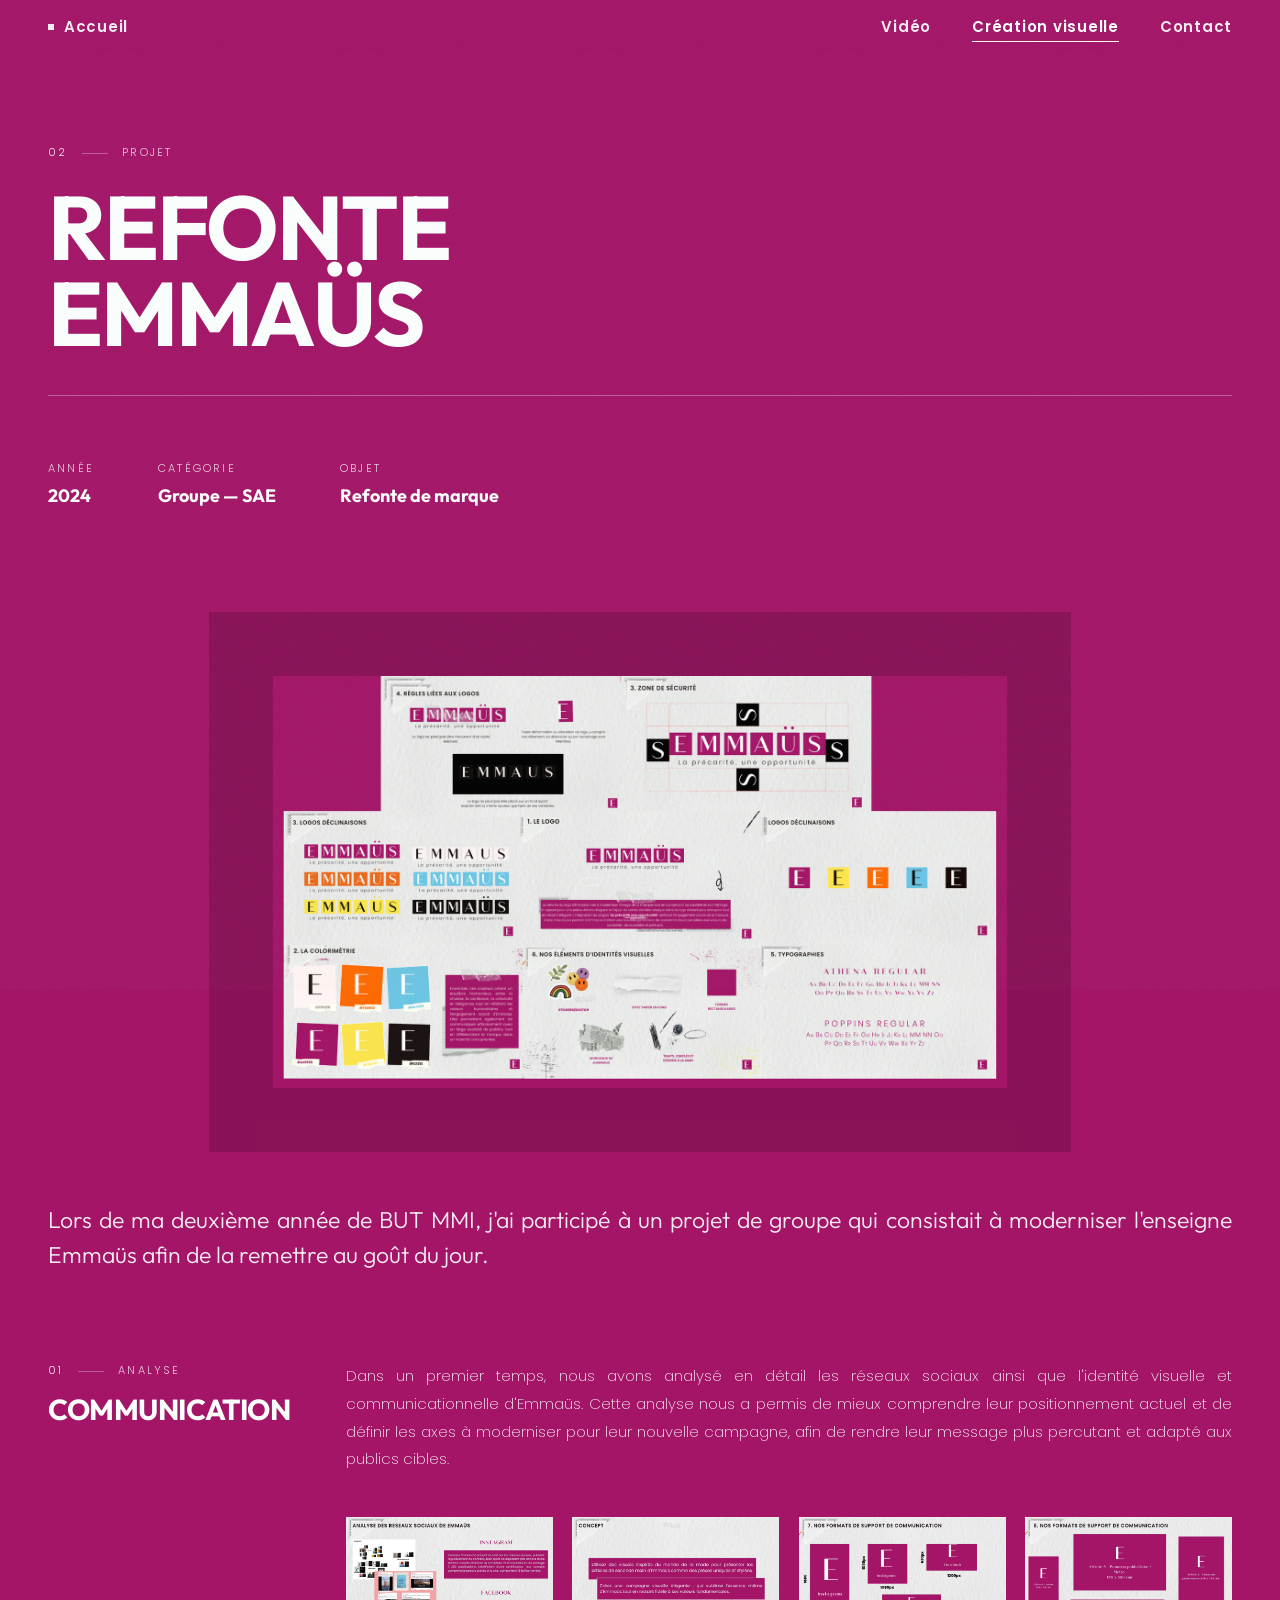
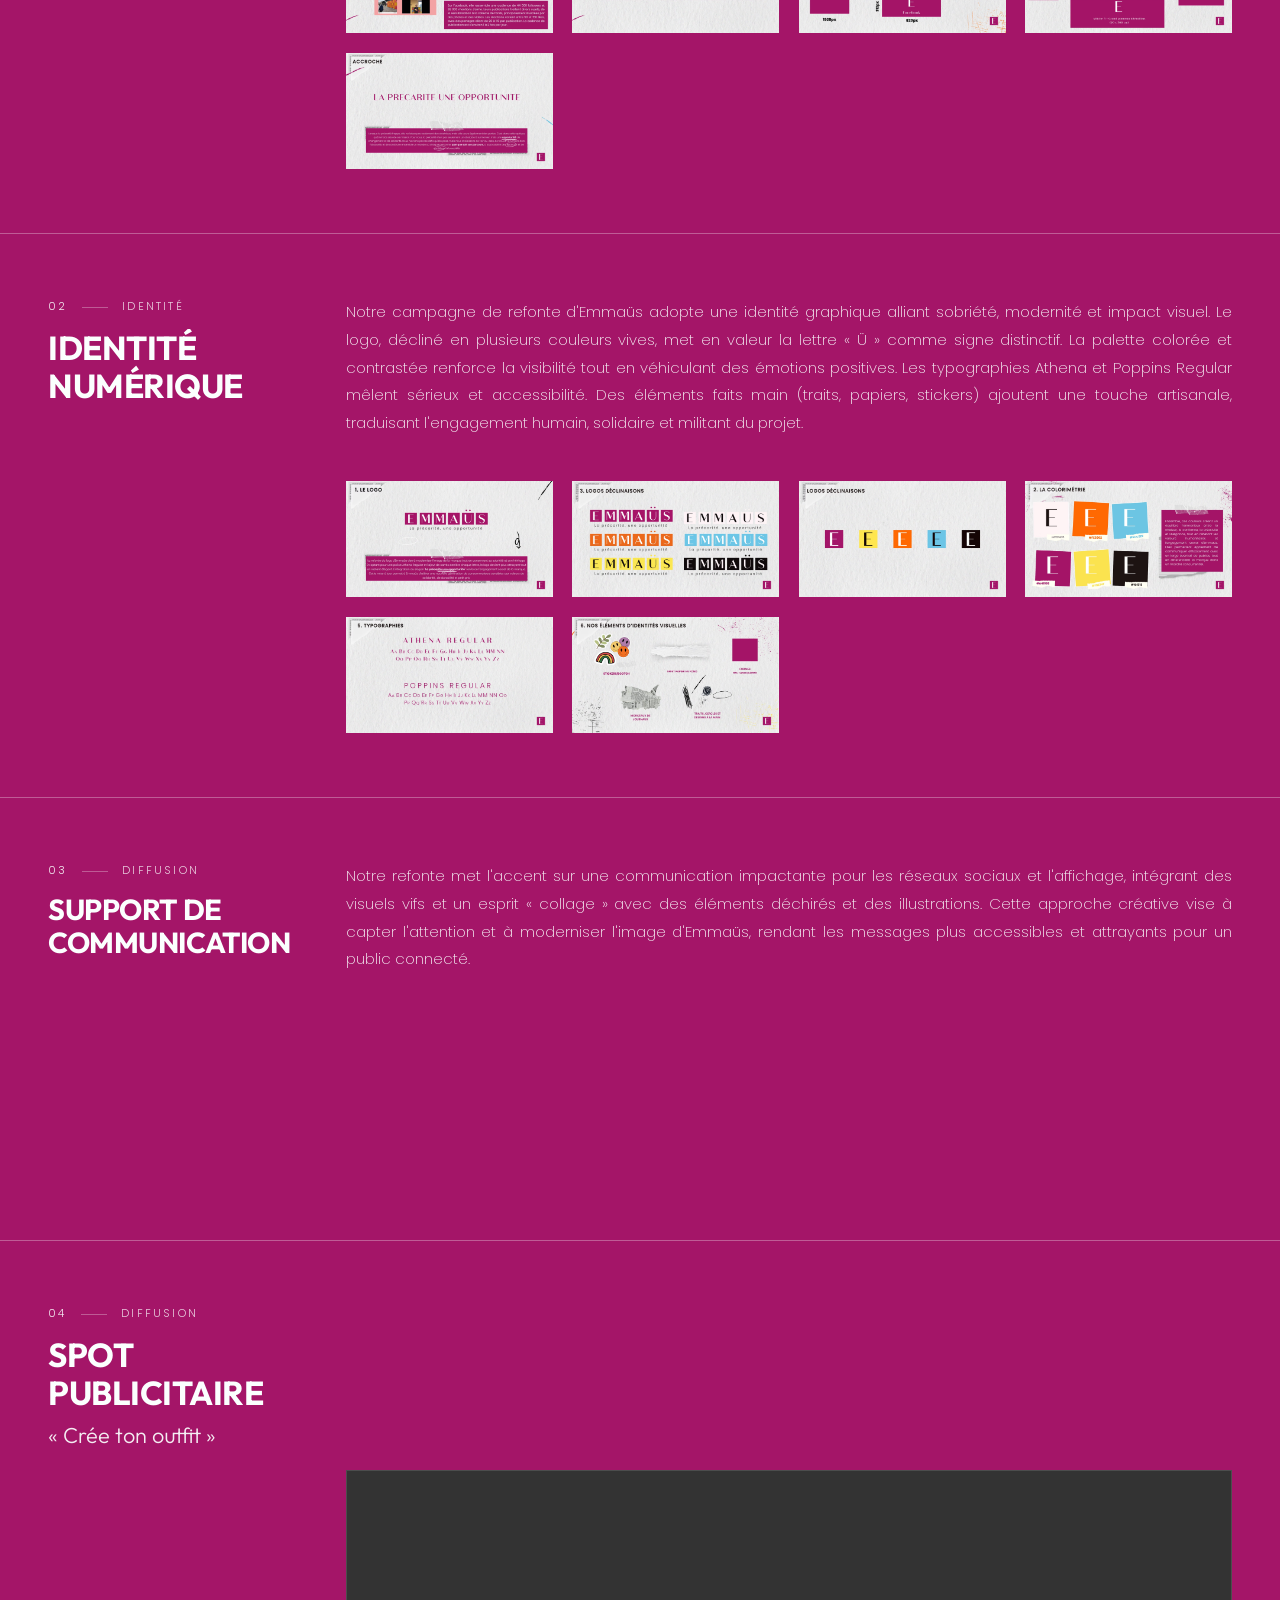
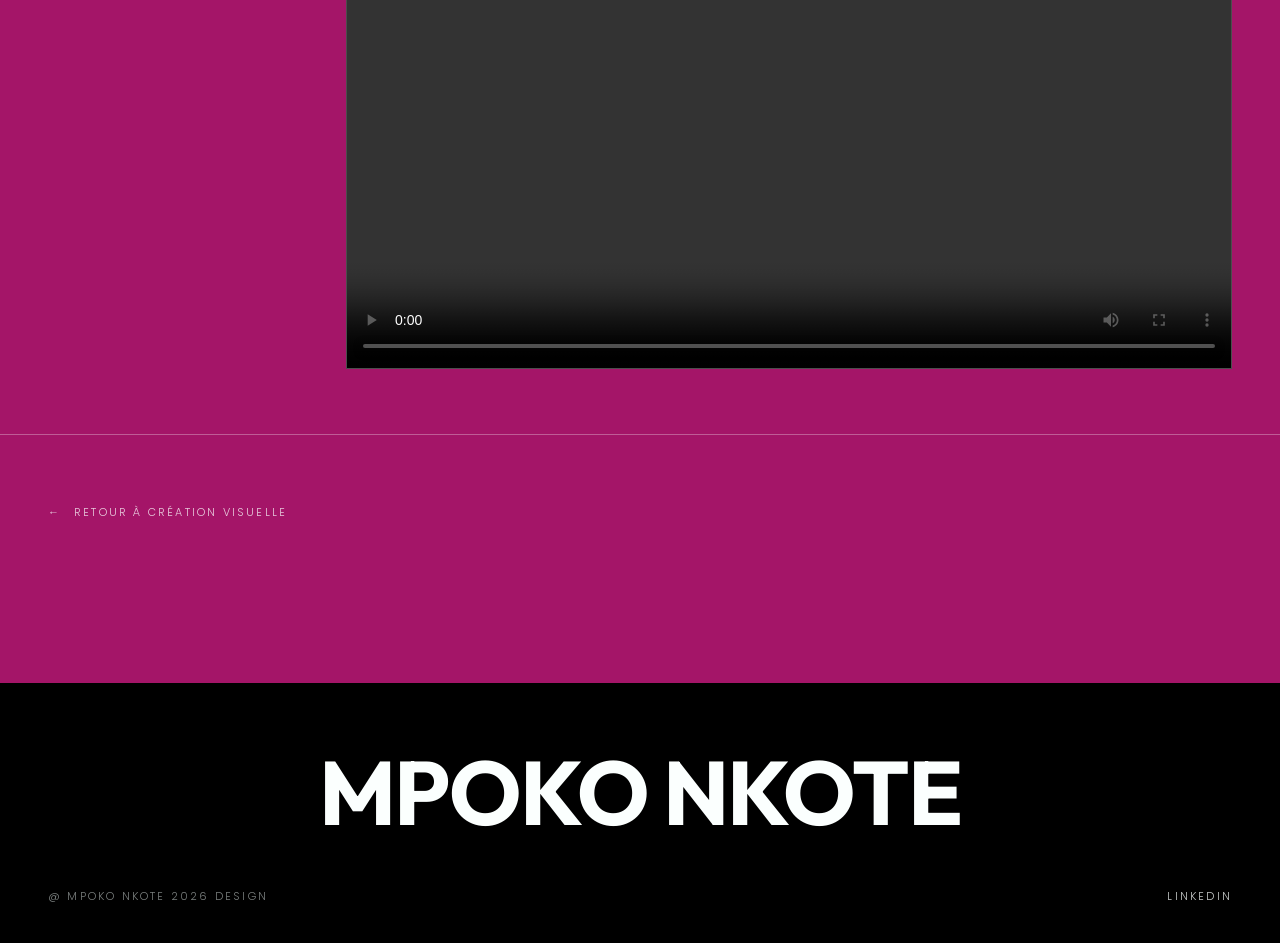
<file: projet-emmaus.html>
<!DOCTYPE html>
<html lang="fr">
<head>
<meta charset="UTF-8">
<meta name="viewport" content="width=device-width, initial-scale=1">
<title>EMMAÜS | Marlon Mpoko Nkote</title>
<meta name="description" content="Refonte de l'enseigne Emmaüs — projet de groupe SAE : communication, identité numérique et supports de communication.">

<link rel="preconnect" href="https://fonts.googleapis.com">
<link rel="preconnect" href="https://fonts.gstatic.com" crossorigin>
<link href="https://fonts.googleapis.com/css2?family=Outfit:wght@300;400;600;700&family=Poppins:wght@200;300;400;600&display=swap" rel="stylesheet">

<link rel="stylesheet" href="css/style.css?v=20261029b">
</head>
<body class="theme" style="--page-bg:#a41568">

<a class="skip-link" href="#main">Aller au contenu principal</a>

<div class="grain" aria-hidden="true"></div>
<div class="progress" aria-hidden="true"><span class="progress__bar"></span></div>

<header class="site-header">
  <nav class="nav" aria-label="Navigation principale">
    <a class="nav__brand" href="index.html">Accueil</a>
    <ul class="nav__list">
      <li><a href="audiovisuel.html">Vidéo</a></li>
      <li><a href="creations.html" aria-current="page">Création visuelle</a></li>
      <li><a href="contact.html">Contact</a></li>
    </ul>
  </nav>
</header>

<main id="main">

  <section class="page-hero">
    <div class="sec-meta reveal">
      <span class="sec-meta__num">02</span>
      <span class="sec-meta__cat">Projet</span>
    </div>
    <h1 class="page-hero__title reveal reveal--wipe">REFONTE<br>EMMAÜS</h1>
    <hr class="rule reveal reveal--rule">

    <div class="case-facts reveal">
      <div>
        <span class="case-facts__key">Année</span>
        <span class="case-facts__val">2024</span>
      </div>
      <div>
        <span class="case-facts__key">Catégorie</span>
        <span class="case-facts__val">Groupe — SAE</span>
      </div>
      <div>
        <span class="case-facts__key">Objet</span>
        <span class="case-facts__val">Refonte de marque</span>
      </div>
    </div>
  </section>

  <figure class="case-cover reveal reveal--up">
    <img src="assets/img/emmaus/cover.jpg" alt="Planche d'identité de la refonte Emmaüs" loading="lazy">
  </figure>

  <div class="case-intro">
    <p class="reveal">Lors de ma deuxième année de BUT MMI, j'ai participé à un projet de groupe qui consistait à moderniser l'enseigne Emmaüs afin de la remettre au goût du jour.</p>
  </div>

  <!-- ---------- 01 — Communication ---------- -->
  <article class="chapter">
    <div class="sec-side">
      <div class="sec-meta reveal">
        <span class="sec-meta__num">01</span>
        <span class="sec-meta__cat">Analyse</span>
      </div>
      <h2 class="chapter__title reveal reveal--wipe">COMMUNICATION</h2>
    </div>

    <div class="chapter__content">
      <div class="chapter__body reveal">
        <p>Dans un premier temps, nous avons analysé en détail les réseaux sociaux ainsi que l'identité visuelle et communicationnelle d'Emmaüs. Cette analyse nous a permis de mieux comprendre leur positionnement actuel et de définir les axes à moderniser pour leur nouvelle campagne, afin de rendre leur message plus percutant et adapté aux publics cibles.</p>
      </div>

      <div class="chapter__gallery reveal">
        <img src="assets/img/emmaus/com-1.avif" alt="Analyse de la communication d'Emmaüs" loading="lazy">
        <img src="assets/img/emmaus/com-2.avif" alt="Analyse de la communication d'Emmaüs" loading="lazy">
        <img src="assets/img/emmaus/com-3.avif" alt="Analyse de la communication d'Emmaüs" loading="lazy">
        <img src="assets/img/emmaus/com-4.avif" alt="Analyse de la communication d'Emmaüs" loading="lazy">
        <img src="assets/img/emmaus/com-5.avif" alt="Analyse de la communication d'Emmaüs" loading="lazy">
      </div>
    </div>
  </article>

  <!-- ---------- 02 — Identité numérique ---------- -->
  <article class="chapter">
    <div class="sec-side">
      <div class="sec-meta reveal">
        <span class="sec-meta__num">02</span>
        <span class="sec-meta__cat">Identité</span>
      </div>
      <h2 class="chapter__title reveal reveal--wipe">IDENTITÉ NUMÉRIQUE</h2>
    </div>

    <div class="chapter__content">
      <div class="chapter__body reveal">
        <p>Notre campagne de refonte d'Emmaüs adopte une identité graphique alliant sobriété, modernité et impact visuel. Le logo, décliné en plusieurs couleurs vives, met en valeur la lettre « Ü » comme signe distinctif. La palette colorée et contrastée renforce la visibilité tout en véhiculant des émotions positives. Les typographies Athena et Poppins Regular mêlent sérieux et accessibilité. Des éléments faits main (traits, papiers, stickers) ajoutent une touche artisanale, traduisant l'engagement humain, solidaire et militant du projet.</p>
      </div>

      <div class="chapter__gallery reveal">
        <img src="assets/img/emmaus/id-1.avif" alt="Identité visuelle de la refonte" loading="lazy">
        <img src="assets/img/emmaus/id-2.avif" alt="Identité visuelle de la refonte" loading="lazy">
        <img src="assets/img/emmaus/id-3.avif" alt="Identité visuelle de la refonte" loading="lazy">
        <img src="assets/img/emmaus/id-4.avif" alt="Identité visuelle de la refonte" loading="lazy">
        <img src="assets/img/emmaus/id-5.avif" alt="Identité visuelle de la refonte" loading="lazy">
        <img src="assets/img/emmaus/id-6.avif" alt="Identité visuelle de la refonte" loading="lazy">
      </div>
    </div>
  </article>

  <!-- ---------- 03 — Supports ---------- -->
  <article class="chapter">
    <div class="sec-side">
      <div class="sec-meta reveal">
        <span class="sec-meta__num">03</span>
        <span class="sec-meta__cat">Diffusion</span>
      </div>
      <h2 class="chapter__title reveal reveal--wipe">SUPPORT DE COMMUNICATION</h2>
    </div>

    <div class="chapter__content">
      <div class="chapter__body reveal">
        <p>Notre refonte met l'accent sur une communication impactante pour les réseaux sociaux et l'affichage, intégrant des visuels vifs et un esprit « collage » avec des éléments déchirés et des illustrations. Cette approche créative vise à capter l'attention et à moderniser l'image d'Emmaüs, rendant les messages plus accessibles et attrayants pour un public connecté.</p>
      </div>

      <div class="chapter__gallery reveal">
        <img src="assets/img/emmaus/sup-1.avif" alt="Support de communication Emmaüs" loading="lazy">
        <img src="assets/img/emmaus/sup-2.avif" alt="Support de communication Emmaüs" loading="lazy">
        <img src="assets/img/emmaus/sup-3.avif" alt="Support de communication Emmaüs" loading="lazy">
      </div>
    </div>
  </article>

  <!-- ---------- 04 — Spot publicitaire ---------- -->
  <article class="chapter">
    <div class="sec-side">
      <div class="sec-meta reveal">
        <span class="sec-meta__num">04</span>
        <span class="sec-meta__cat">Diffusion</span>
      </div>
      <h2 class="chapter__title reveal reveal--wipe">SPOT PUBLICITAIRE</h2>
      <p class="chapter__sub reveal">« Crée ton outfit »</p>
    </div>

    <div class="chapter__content">
      <div class="chapter__body reveal">
        <p>Format court pensé pour les réseaux sociaux : les pièces d'une tenue viennent se composer une à une sur un fond de papier froissé, avant de céder la place à la signature d'Emmaüs. Le spot reprend l'esprit collage de la refonte et met en avant la seconde main comme un vrai choix de style.</p>
        <p>Réalisé sur <strong>After Effects</strong> pour l'animation, à partir de visuels préparés sur <strong>Canva</strong>.</p>
      </div>

      <div class="chapter__video reveal"><video class="viewer__video" controls preload="metadata" playsinline loop
                 aria-label="Spot publicitaire Emmaüs, Crée ton outfit">
          <source src="assets/video/emmaus-spot.mp4#t=0.5" type="video/mp4">
          Votre navigateur ne peut pas lire cette vidéo.
        </video></div>
    </div>
  </article>

  <div class="case-foot">
    <a class="back-link" href="creations.html"><span aria-hidden="true">←</span> Retour à Création visuelle</a>
  </div>

</main>

<footer class="site-footer">
  <p class="site-footer__name">MPOKO NKOTE</p>
  <div class="site-footer__bar">
    <span>@ MPOKO NKOTE 2026 DESIGN</span>
    <a href="https://www.linkedin.com/in/marlon-mpoko-nkote-088b88265/" target="_blank" rel="noopener">LINKEDIN</a>
  </div>
</footer>

<script src="js/main.js?v=20261029b"></script>
</body>
</html>
</file>
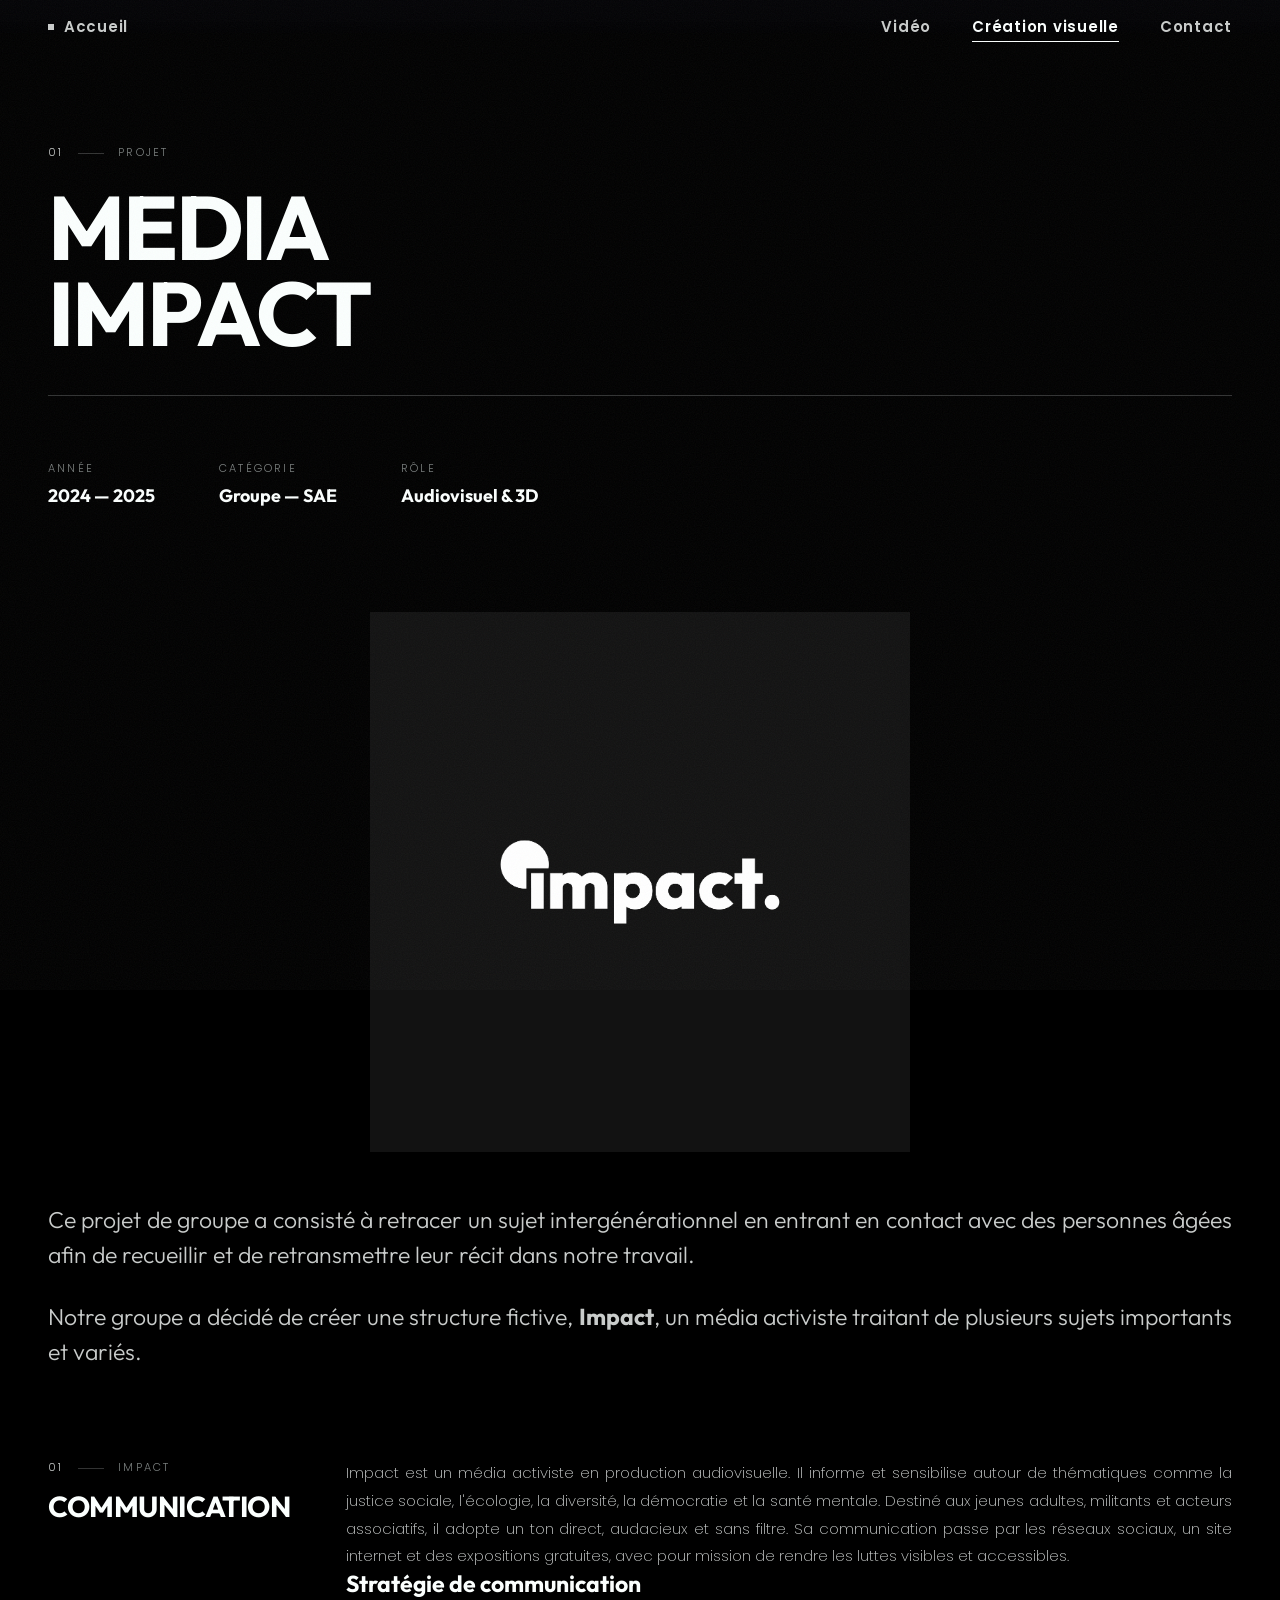
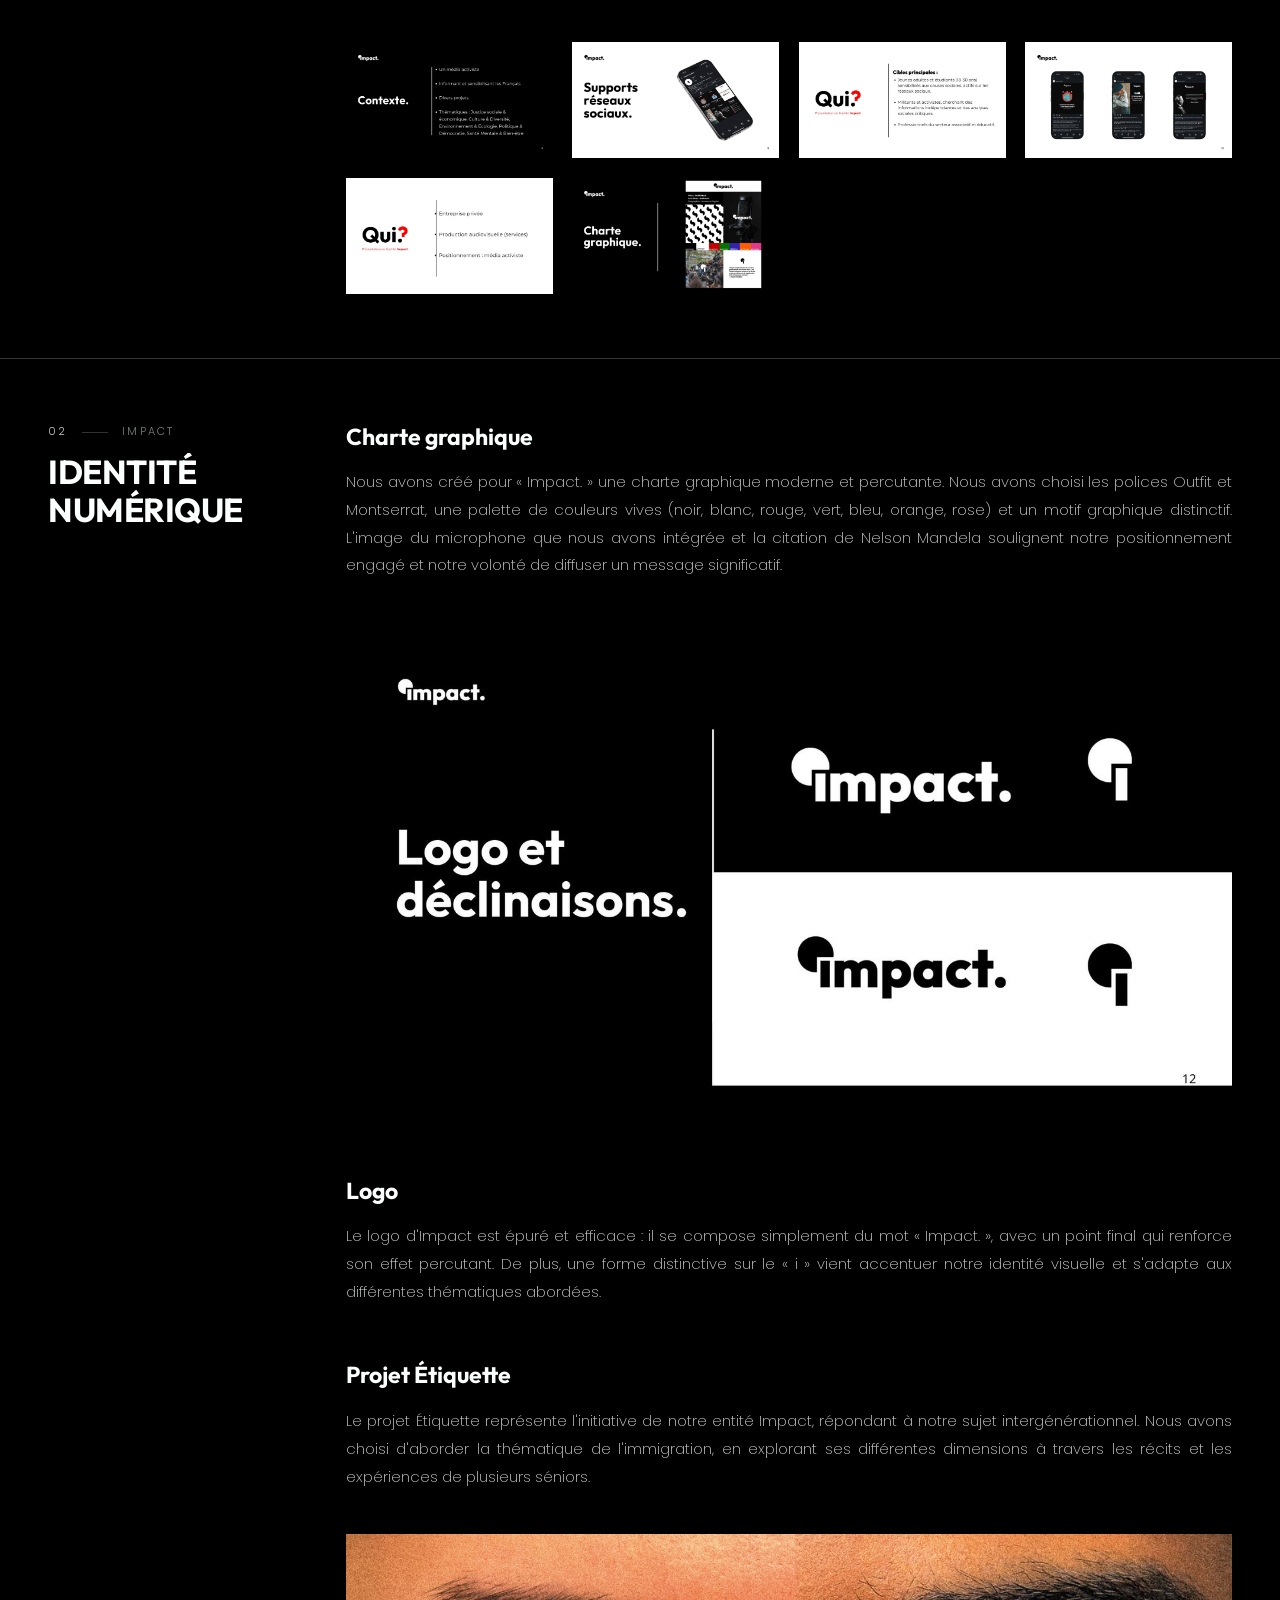
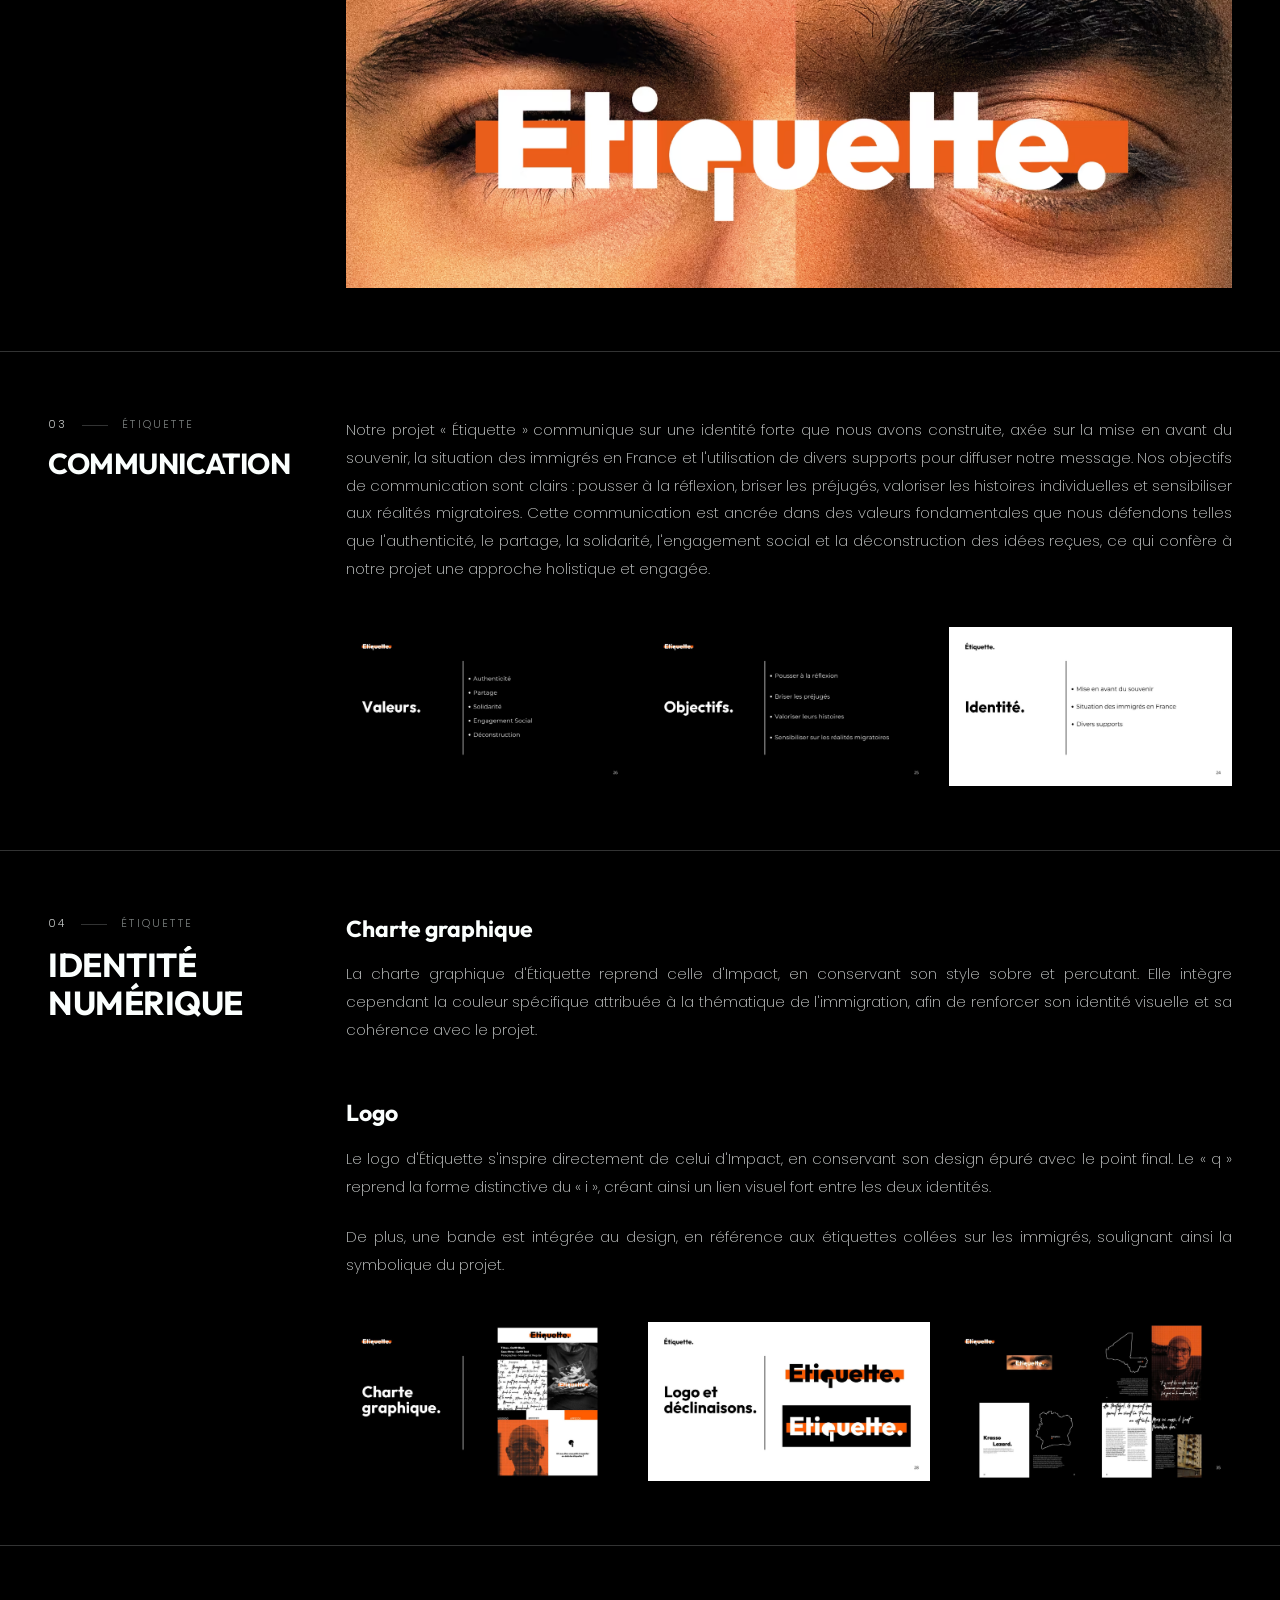
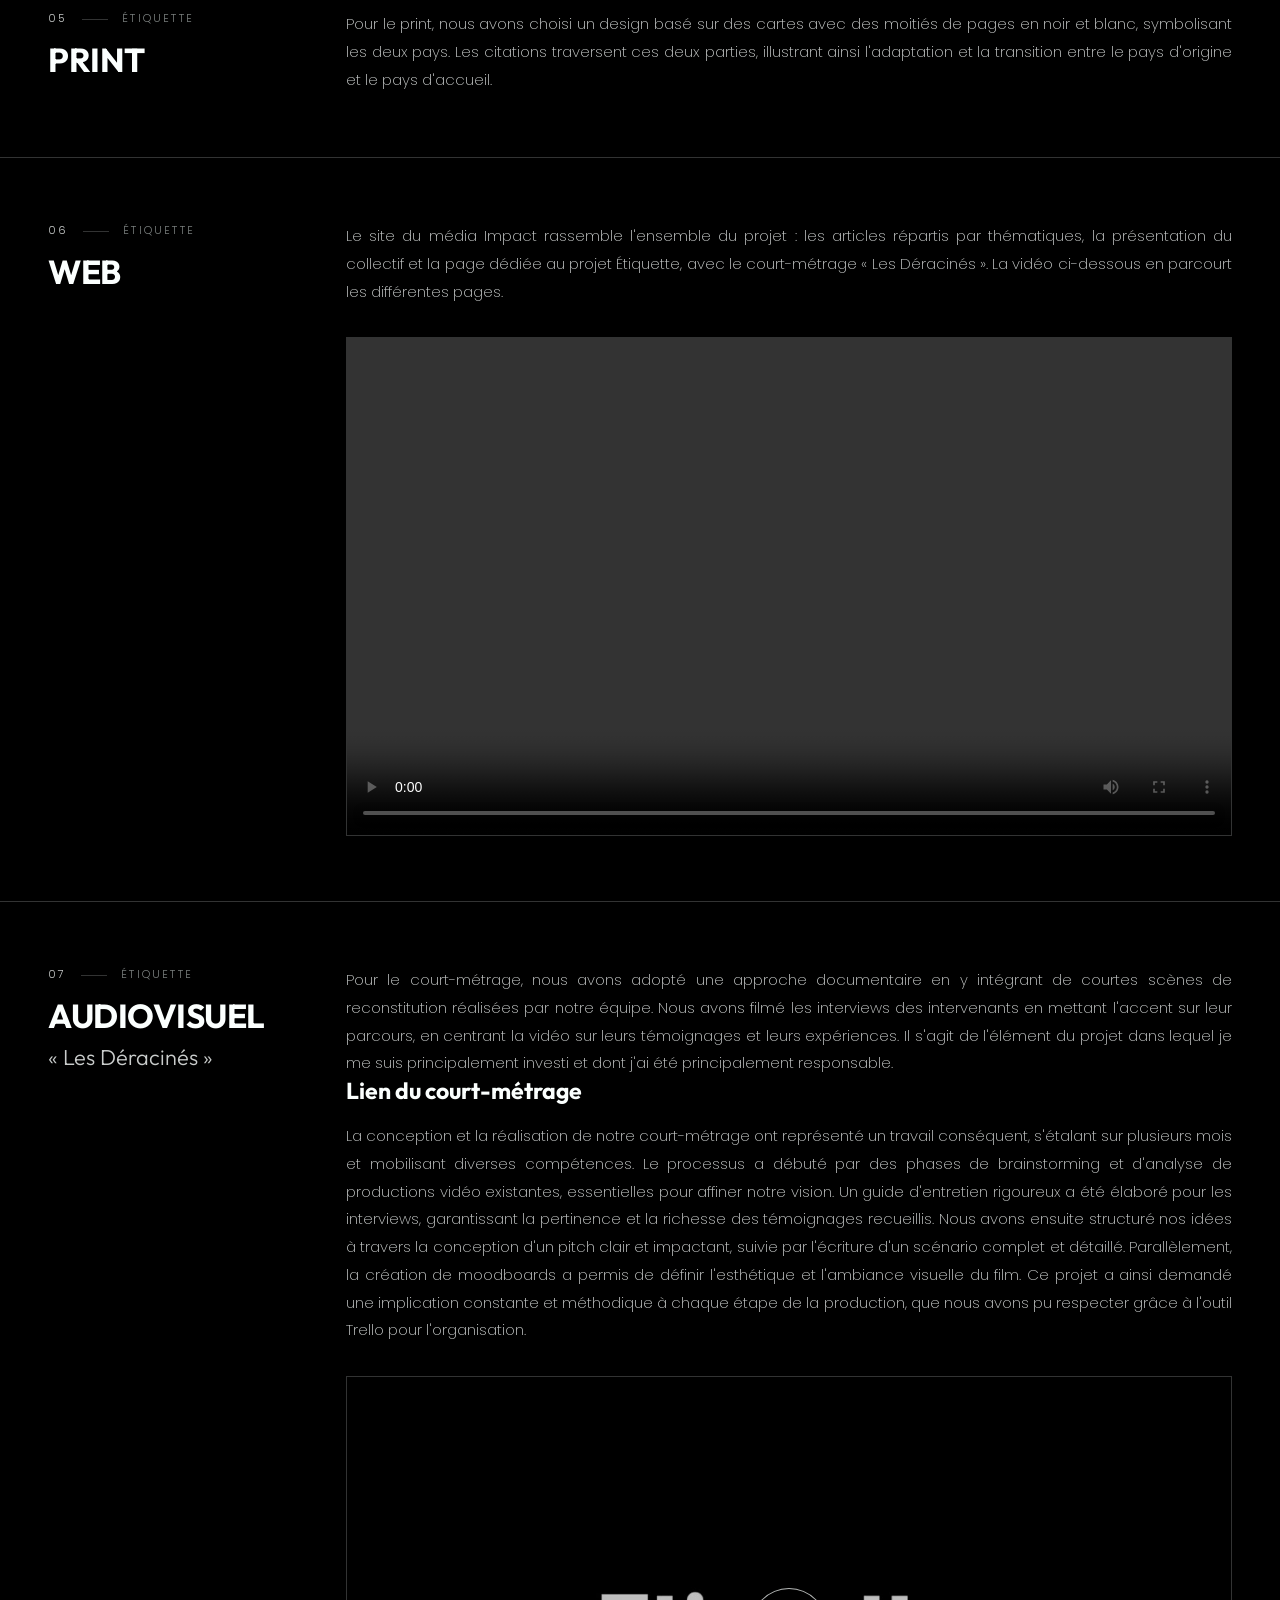
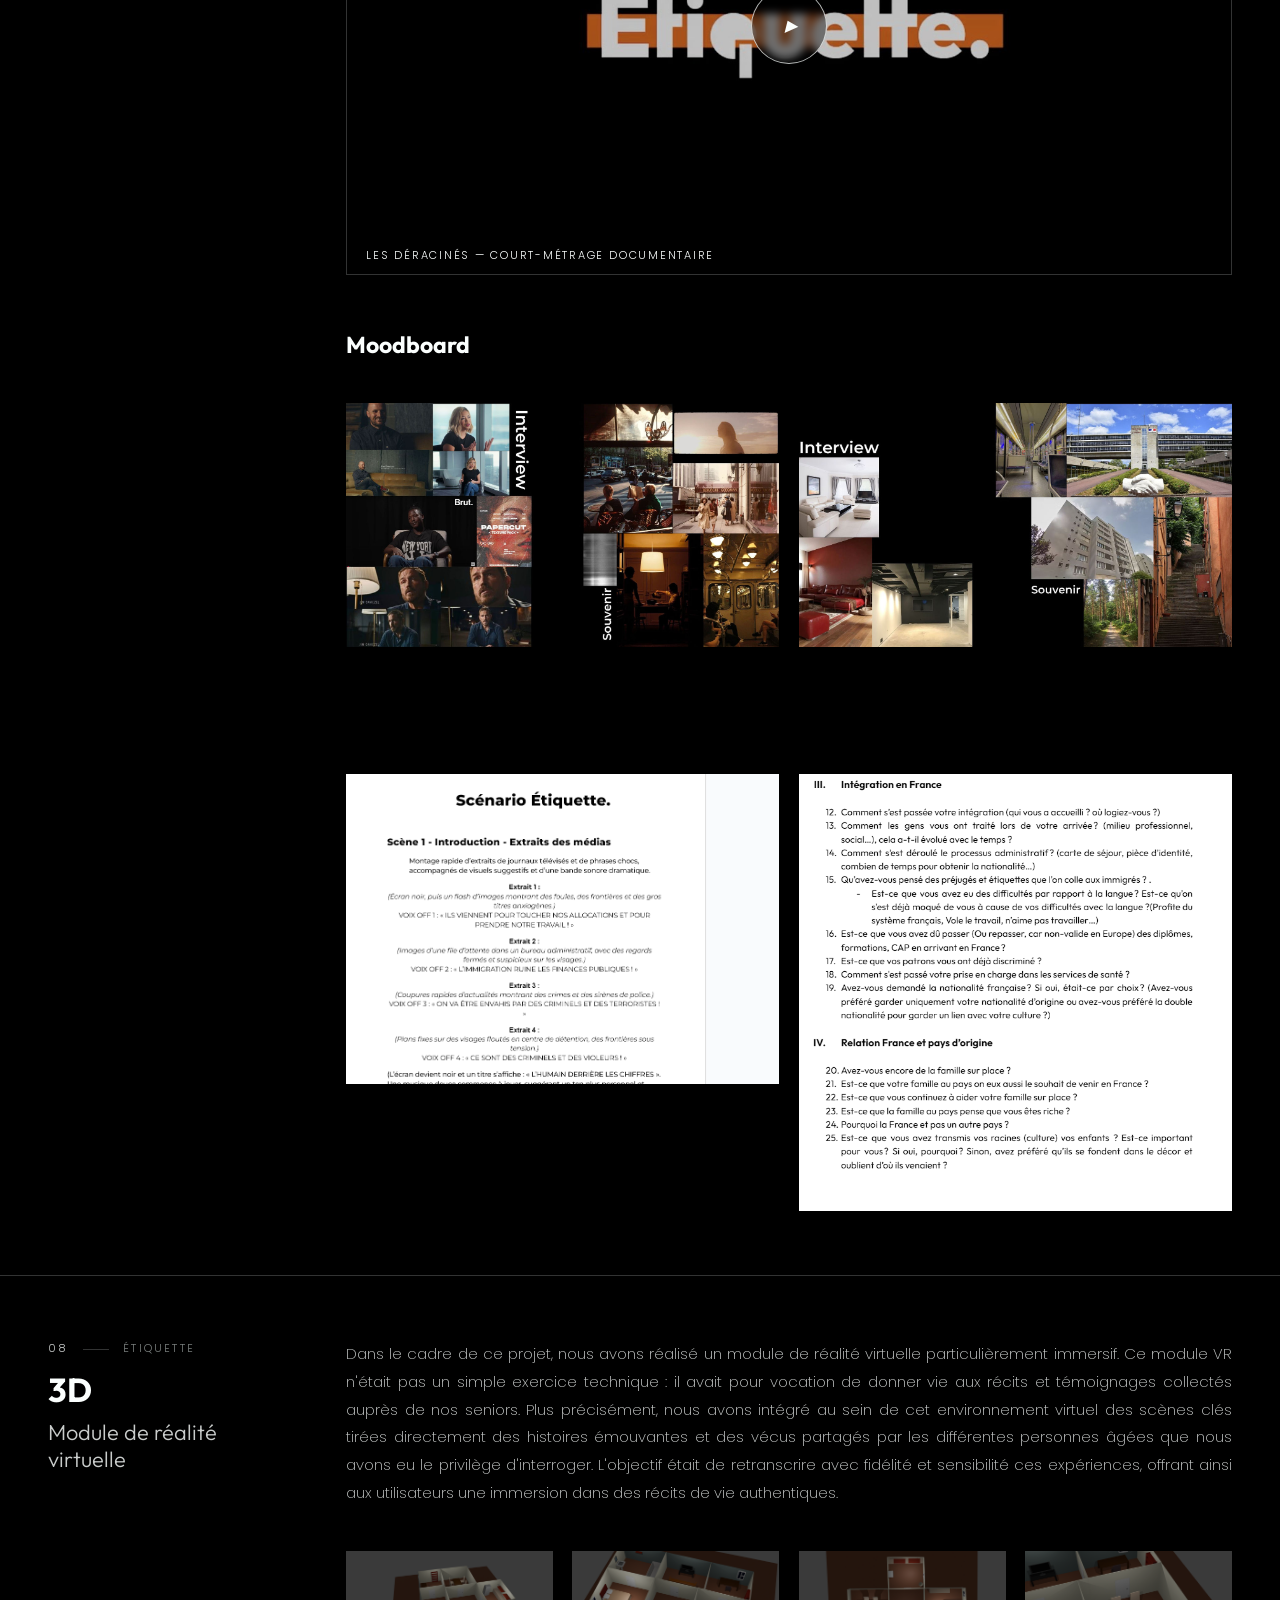
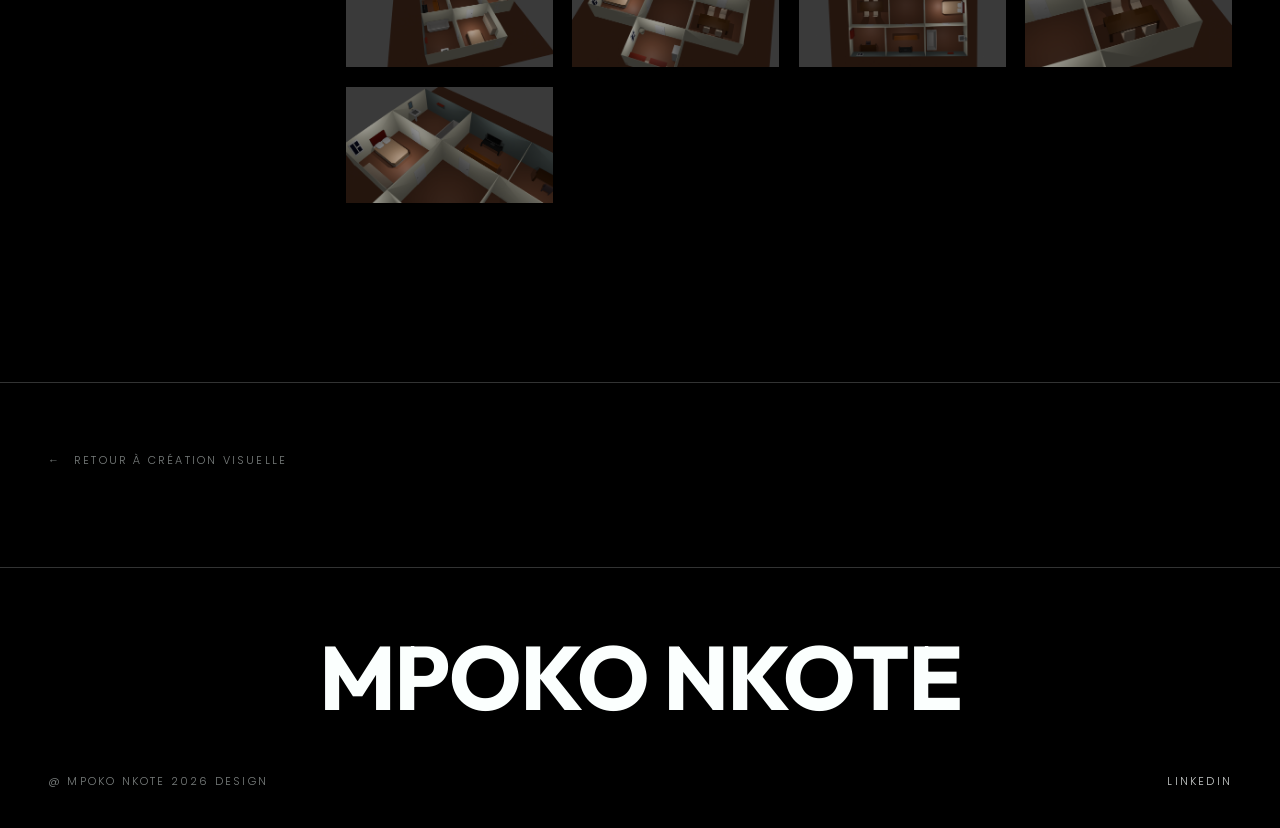
<file: projet-media-impact.html>
<!DOCTYPE html>
<html lang="fr">
<head>
<meta charset="UTF-8">
<meta name="viewport" content="width=device-width, initial-scale=1">
<title>MEDIA IMPACT | Marlon Mpoko Nkote</title>
<meta name="description" content="Impact — média fictif activiste. Projet de groupe SAE : communication, identité numérique, print, web, audiovisuel et 3D.">

<link rel="preconnect" href="https://fonts.googleapis.com">
<link rel="preconnect" href="https://fonts.gstatic.com" crossorigin>
<link href="https://fonts.googleapis.com/css2?family=Outfit:wght@300;400;600;700&family=Poppins:wght@200;300;400;600&display=swap" rel="stylesheet">

<link rel="stylesheet" href="css/style.css?v=20261029b">
</head>
<body>

<a class="skip-link" href="#main">Aller au contenu principal</a>

<div class="grain" aria-hidden="true"></div>
<div class="progress" aria-hidden="true"><span class="progress__bar"></span></div>

<header class="site-header">
  <nav class="nav" aria-label="Navigation principale">
    <a class="nav__brand" href="index.html">Accueil</a>
    <ul class="nav__list">
      <li><a href="audiovisuel.html">Vidéo</a></li>
      <li><a href="creations.html" aria-current="page">Création visuelle</a></li>
      <li><a href="contact.html">Contact</a></li>
    </ul>
  </nav>
</header>

<main id="main">

  <section class="page-hero">
    <div class="sec-meta reveal">
      <span class="sec-meta__num">01</span>
      <span class="sec-meta__cat">Projet</span>
    </div>
    <h1 class="page-hero__title reveal reveal--wipe">MEDIA<br>IMPACT</h1>
    <hr class="rule reveal reveal--rule">

    <div class="case-facts reveal">
      <div>
        <span class="case-facts__key">Année</span>
        <span class="case-facts__val">2024 — 2025</span>
      </div>
      <div>
        <span class="case-facts__key">Catégorie</span>
        <span class="case-facts__val">Groupe — SAE</span>
      </div>
      <div>
        <span class="case-facts__key">Rôle</span>
        <span class="case-facts__val">Audiovisuel &amp; 3D</span>
      </div>
    </div>
  </section>

  <figure class="case-cover reveal reveal--up">
    <img src="assets/img/media-impact.png" alt="Logo du média Impact" loading="lazy">
  </figure>

  <div class="case-intro">
    <p class="reveal">Ce projet de groupe a consisté à retracer un sujet intergénérationnel en entrant en contact avec des personnes âgées afin de recueillir et de retransmettre leur récit dans notre travail.</p>
    <p class="reveal" data-delay="1">Notre groupe a décidé de créer une structure fictive, <strong>Impact</strong>, un média activiste traitant de plusieurs sujets importants et variés.</p>
  </div>

  <!-- ---------- 01 — Communication ---------- -->
  <article class="chapter">
    <div class="sec-side">
      <div class="sec-meta reveal">
        <span class="sec-meta__num">01</span>
        <span class="sec-meta__cat">Impact</span>
      </div>
      <h2 class="chapter__title reveal reveal--wipe">COMMUNICATION</h2>
    </div>

    <div class="chapter__content">
      <div class="chapter__body reveal">
        <p>Impact est un média activiste en production audiovisuelle. Il informe et sensibilise autour de thématiques comme la justice sociale, l'écologie, la diversité, la démocratie et la santé mentale. Destiné aux jeunes adultes, militants et acteurs associatifs, il adopte un ton direct, audacieux et sans filtre. Sa communication passe par les réseaux sociaux, un site internet et des expositions gratuites, avec pour mission de rendre les luttes visibles et accessibles.</p>
      </div>

      <div class="block">
        <h3 class="block__title reveal">Stratégie de communication</h3>
        <div class="chapter__gallery reveal">
          <img src="assets/img/impact/com-1.jpg" alt="Stratégie de communication d'Impact" loading="lazy">
          <img src="assets/img/impact/com-2.jpg" alt="Stratégie de communication d'Impact" loading="lazy">
          <img src="assets/img/impact/com-3.jpg" alt="Stratégie de communication d'Impact" loading="lazy">
          <img src="assets/img/impact/com-4.jpg" alt="Stratégie de communication d'Impact" loading="lazy">
          <img src="assets/img/impact/com-5.jpg" alt="Stratégie de communication d'Impact" loading="lazy">
          <img src="assets/img/impact/com-6.jpg" alt="Stratégie de communication d'Impact" loading="lazy">
        </div>
      </div>
    </div>
  </article>

  <!-- ---------- 02 — Identité numérique ---------- -->
  <article class="chapter">
    <div class="sec-side">
      <div class="sec-meta reveal">
        <span class="sec-meta__num">02</span>
        <span class="sec-meta__cat">Impact</span>
      </div>
      <h2 class="chapter__title reveal reveal--wipe">IDENTITÉ NUMÉRIQUE</h2>
    </div>

    <div class="chapter__content">
      <div class="block">
        <h3 class="block__title reveal">Charte graphique</h3>
        <div class="chapter__body reveal">
          <p>Nous avons créé pour « Impact. » une charte graphique moderne et percutante. Nous avons choisi les polices Outfit et Montserrat, une palette de couleurs vives (noir, blanc, rouge, vert, bleu, orange, rose) et un motif graphique distinctif. L'image du microphone que nous avons intégrée et la citation de Nelson Mandela soulignent notre positionnement engagé et notre volonté de diffuser un message significatif.</p>
        </div>
        <div class="chapter__gallery reveal">
          <img src="assets/img/impact/charte.jpg" alt="Charte graphique d'Impact" loading="lazy">
        </div>
      </div>

      <div class="block">
        <h3 class="block__title reveal">Logo</h3>
        <div class="chapter__body reveal">
          <p>Le logo d'Impact est épuré et efficace : il se compose simplement du mot « Impact. », avec un point final qui renforce son effet percutant. De plus, une forme distinctive sur le « i » vient accentuer notre identité visuelle et s'adapte aux différentes thématiques abordées.</p>
        </div>
      </div>

      <div class="block">
        <h3 class="block__title reveal">Projet Étiquette</h3>
        <div class="chapter__body reveal">
          <p>Le projet Étiquette représente l'initiative de notre entité Impact, répondant à notre sujet intergénérationnel. Nous avons choisi d'aborder la thématique de l'immigration, en explorant ses différentes dimensions à travers les récits et les expériences de plusieurs séniors.</p>
        </div>
        <div class="chapter__gallery reveal">
          <img src="assets/img/impact/etiquette-cover.avif" alt="Couverture du projet Étiquette" loading="lazy">
        </div>
      </div>
    </div>
  </article>

  <!-- ---------- 03 — Étiquette · Communication ---------- -->
  <article class="chapter">
    <div class="sec-side">
      <div class="sec-meta reveal">
        <span class="sec-meta__num">03</span>
        <span class="sec-meta__cat">Étiquette</span>
      </div>
      <h2 class="chapter__title reveal reveal--wipe">COMMUNICATION</h2>
    </div>

    <div class="chapter__content">
      <div class="chapter__body reveal">
        <p>Notre projet « Étiquette » communique sur une identité forte que nous avons construite, axée sur la mise en avant du souvenir, la situation des immigrés en France et l'utilisation de divers supports pour diffuser notre message. Nos objectifs de communication sont clairs : pousser à la réflexion, briser les préjugés, valoriser les histoires individuelles et sensibiliser aux réalités migratoires. Cette communication est ancrée dans des valeurs fondamentales que nous défendons telles que l'authenticité, le partage, la solidarité, l'engagement social et la déconstruction des idées reçues, ce qui confère à notre projet une approche holistique et engagée.</p>
      </div>

      <div class="chapter__gallery reveal">
        <img src="assets/img/impact/etq-1.jpg" alt="Communication du projet Étiquette" loading="lazy">
        <img src="assets/img/impact/etq-2.jpg" alt="Communication du projet Étiquette" loading="lazy">
        <img src="assets/img/impact/etq-3.jpg" alt="Communication du projet Étiquette" loading="lazy">
      </div>
    </div>
  </article>

  <!-- ---------- 04 — Étiquette · Identité numérique ---------- -->
  <article class="chapter">
    <div class="sec-side">
      <div class="sec-meta reveal">
        <span class="sec-meta__num">04</span>
        <span class="sec-meta__cat">Étiquette</span>
      </div>
      <h2 class="chapter__title reveal reveal--wipe">IDENTITÉ NUMÉRIQUE</h2>
    </div>

    <div class="chapter__content">
      <div class="block">
        <h3 class="block__title reveal">Charte graphique</h3>
        <div class="chapter__body reveal">
          <p>La charte graphique d'Étiquette reprend celle d'Impact, en conservant son style sobre et percutant. Elle intègre cependant la couleur spécifique attribuée à la thématique de l'immigration, afin de renforcer son identité visuelle et sa cohérence avec le projet.</p>
        </div>
      </div>

      <div class="block">
        <h3 class="block__title reveal">Logo</h3>
        <div class="chapter__body reveal">
          <p>Le logo d'Étiquette s'inspire directement de celui d'Impact, en conservant son design épuré avec le point final. Le « q » reprend la forme distinctive du « i », créant ainsi un lien visuel fort entre les deux identités.</p>
          <p>De plus, une bande est intégrée au design, en référence aux étiquettes collées sur les immigrés, soulignant ainsi la symbolique du projet.</p>
        </div>
        <div class="chapter__gallery reveal">
          <img src="assets/img/impact/etq-4.jpg" alt="Identité visuelle d'Étiquette" loading="lazy">
          <img src="assets/img/impact/etq-5.jpg" alt="Identité visuelle d'Étiquette" loading="lazy">
          <img src="assets/img/impact/etq-6.jpg" alt="Identité visuelle d'Étiquette" loading="lazy">
        </div>
      </div>
    </div>
  </article>

  <!-- ---------- 05 — Print ---------- -->
  <article class="chapter">
    <div class="sec-side">
      <div class="sec-meta reveal">
        <span class="sec-meta__num">05</span>
        <span class="sec-meta__cat">Étiquette</span>
      </div>
      <h2 class="chapter__title reveal reveal--wipe">PRINT</h2>
    </div>

    <div class="chapter__content">
      <div class="chapter__body reveal">
        <p>Pour le print, nous avons choisi un design basé sur des cartes avec des moitiés de pages en noir et blanc, symbolisant les deux pays. Les citations traversent ces deux parties, illustrant ainsi l'adaptation et la transition entre le pays d'origine et le pays d'accueil.</p>
      </div>
    </div>
  </article>

  <!-- ---------- 06 — Web ---------- -->
  <article class="chapter">
    <div class="sec-side">
      <div class="sec-meta reveal">
        <span class="sec-meta__num">06</span>
        <span class="sec-meta__cat">Étiquette</span>
      </div>
      <h2 class="chapter__title reveal reveal--wipe">WEB</h2>
    </div>

    <div class="chapter__content">
      <div class="chapter__body reveal">
        <p>Le site du média Impact rassemble l'ensemble du projet : les articles répartis par thématiques, la présentation du collectif et la page dédiée au projet Étiquette, avec le court-métrage « Les Déracinés ». La vidéo ci-dessous en parcourt les différentes pages.</p>
      </div>
      <div class="chapter__video reveal"><video class="viewer__video" controls preload="metadata" playsinline
                 aria-label="Parcours du site du média Impact et de la page Étiquette">
          <source src="assets/video/impact-site.mp4#t=1" type="video/mp4">
          Votre navigateur ne peut pas lire cette vidéo.
        </video></div>
    </div>
  </article>

  <!-- ---------- 07 — Audiovisuel ---------- -->
  <article class="chapter">
    <div class="sec-side">
      <div class="sec-meta reveal">
        <span class="sec-meta__num">07</span>
        <span class="sec-meta__cat">Étiquette</span>
      </div>
      <h2 class="chapter__title reveal reveal--wipe">AUDIOVISUEL</h2>
      <p class="chapter__sub reveal">« Les Déracinés »</p>
    </div>

    <div class="chapter__content">
      <div class="chapter__body reveal">
        <p>Pour le court-métrage, nous avons adopté une approche documentaire en y intégrant de courtes scènes de reconstitution réalisées par notre équipe. Nous avons filmé les interviews des intervenants en mettant l'accent sur leur parcours, en centrant la vidéo sur leurs témoignages et leurs expériences. Il s'agit de l'élément du projet dans lequel je me suis principalement investi et dont j'ai été principalement responsable.</p>
      </div>

      <div class="block">
        <h3 class="block__title reveal">Lien du court-métrage</h3>
        <div class="chapter__body reveal">
          <p>La conception et la réalisation de notre court-métrage ont représenté un travail conséquent, s'étalant sur plusieurs mois et mobilisant diverses compétences. Le processus a débuté par des phases de brainstorming et d'analyse de productions vidéo existantes, essentielles pour affiner notre vision. Un guide d'entretien rigoureux a été élaboré pour les interviews, garantissant la pertinence et la richesse des témoignages recueillis. Nous avons ensuite structuré nos idées à travers la conception d'un pitch clair et impactant, suivie par l'écriture d'un scénario complet et détaillé. Parallèlement, la création de moodboards a permis de définir l'esthétique et l'ambiance visuelle du film. Ce projet a ainsi demandé une implication constante et méthodique à chaque étape de la production, que nous avons pu respecter grâce à l'outil Trello pour l'organisation.</p>
        </div>
        <button class="player reveal" data-yt="hHxMSVSHUks" data-titre="Les Déracinés"
                aria-label="Lire le court-métrage Les Déracinés">
          <img src="assets/img/video/deracines.jpg" alt="" loading="lazy">
          <span class="player__play" aria-hidden="true"><i>&#9654;</i></span>
          <span class="player__label">Les Déracinés — court-métrage documentaire</span>
        </button>
      </div>

      <div class="block">
        <h3 class="block__title reveal">Moodboard</h3>
        <div class="chapter__gallery reveal">
          <img src="assets/img/impact/mood-1.jpg" alt="Moodboard du court-métrage" loading="lazy">
          <img src="assets/img/impact/mood-2.jpg" alt="Moodboard du court-métrage" loading="lazy">
        </div>
      </div>

      <div class="block">
        <h3 class="block__title reveal">Extrait du scénario et du guide d'entretien</h3>
        <div class="chapter__gallery reveal">
          <img src="assets/img/impact/scenario-1.png" alt="Extrait du scénario" loading="lazy">
          <img src="assets/img/impact/scenario-2.png" alt="Extrait du guide d'entretien" loading="lazy">
        </div>
      </div>
    </div>
  </article>

  <!-- ---------- 08 — 3D ---------- -->
  <article class="chapter">
    <div class="sec-side">
      <div class="sec-meta reveal">
        <span class="sec-meta__num">08</span>
        <span class="sec-meta__cat">Étiquette</span>
      </div>
      <h2 class="chapter__title reveal reveal--wipe">3D</h2>
      <p class="chapter__sub reveal">Module de réalité virtuelle</p>
    </div>

    <div class="chapter__content">
      <div class="chapter__body reveal">
        <p>Dans le cadre de ce projet, nous avons réalisé un module de réalité virtuelle particulièrement immersif. Ce module VR n'était pas un simple exercice technique : il avait pour vocation de donner vie aux récits et témoignages collectés auprès de nos seniors. Plus précisément, nous avons intégré au sein de cet environnement virtuel des scènes clés tirées directement des histoires émouvantes et des vécus partagés par les différentes personnes âgées que nous avons eu le privilège d'interroger. L'objectif était de retranscrire avec fidélité et sensibilité ces expériences, offrant ainsi aux utilisateurs une immersion dans des récits de vie authentiques.</p>
      </div>

      <div class="chapter__gallery reveal">
        <img src="assets/img/impact/3d-1.png" alt="Rendu 3D du module VR" loading="lazy">
        <img src="assets/img/impact/3d-2.png" alt="Rendu 3D du module VR" loading="lazy">
        <img src="assets/img/impact/3d-3.png" alt="Rendu 3D du module VR" loading="lazy">
        <img src="assets/img/impact/3d-4.png" alt="Rendu 3D du module VR" loading="lazy">
        <img src="assets/img/impact/3d-5.png" alt="Rendu 3D du module VR" loading="lazy">
      </div>

      <div class="chapter__body reveal" style="margin-top:2rem">
        <p>Sur le logiciel Blender, j'ai modélisé l'intérieur complet d'une maison, en incluant chaque meuble et recoin des pièces. J'ai beaucoup apprécié cette expérience, qui m'a permis de bien me familiariser avec ce logiciel, que j'ai par la suite intégré dans le module VR de mon groupe.</p>
      </div>
    </div>
  </article>

  <div class="case-foot">
    <a class="back-link" href="creations.html"><span aria-hidden="true">←</span> Retour à Création visuelle</a>
  </div>

</main>

<footer class="site-footer">
  <p class="site-footer__name">MPOKO NKOTE</p>
  <div class="site-footer__bar">
    <span>@ MPOKO NKOTE 2026 DESIGN</span>
    <a href="https://www.linkedin.com/in/marlon-mpoko-nkote-088b88265/" target="_blank" rel="noopener">LINKEDIN</a>
  </div>
</footer>

<script src="js/main.js?v=20261029b"></script>
</body>
</html>
</file>
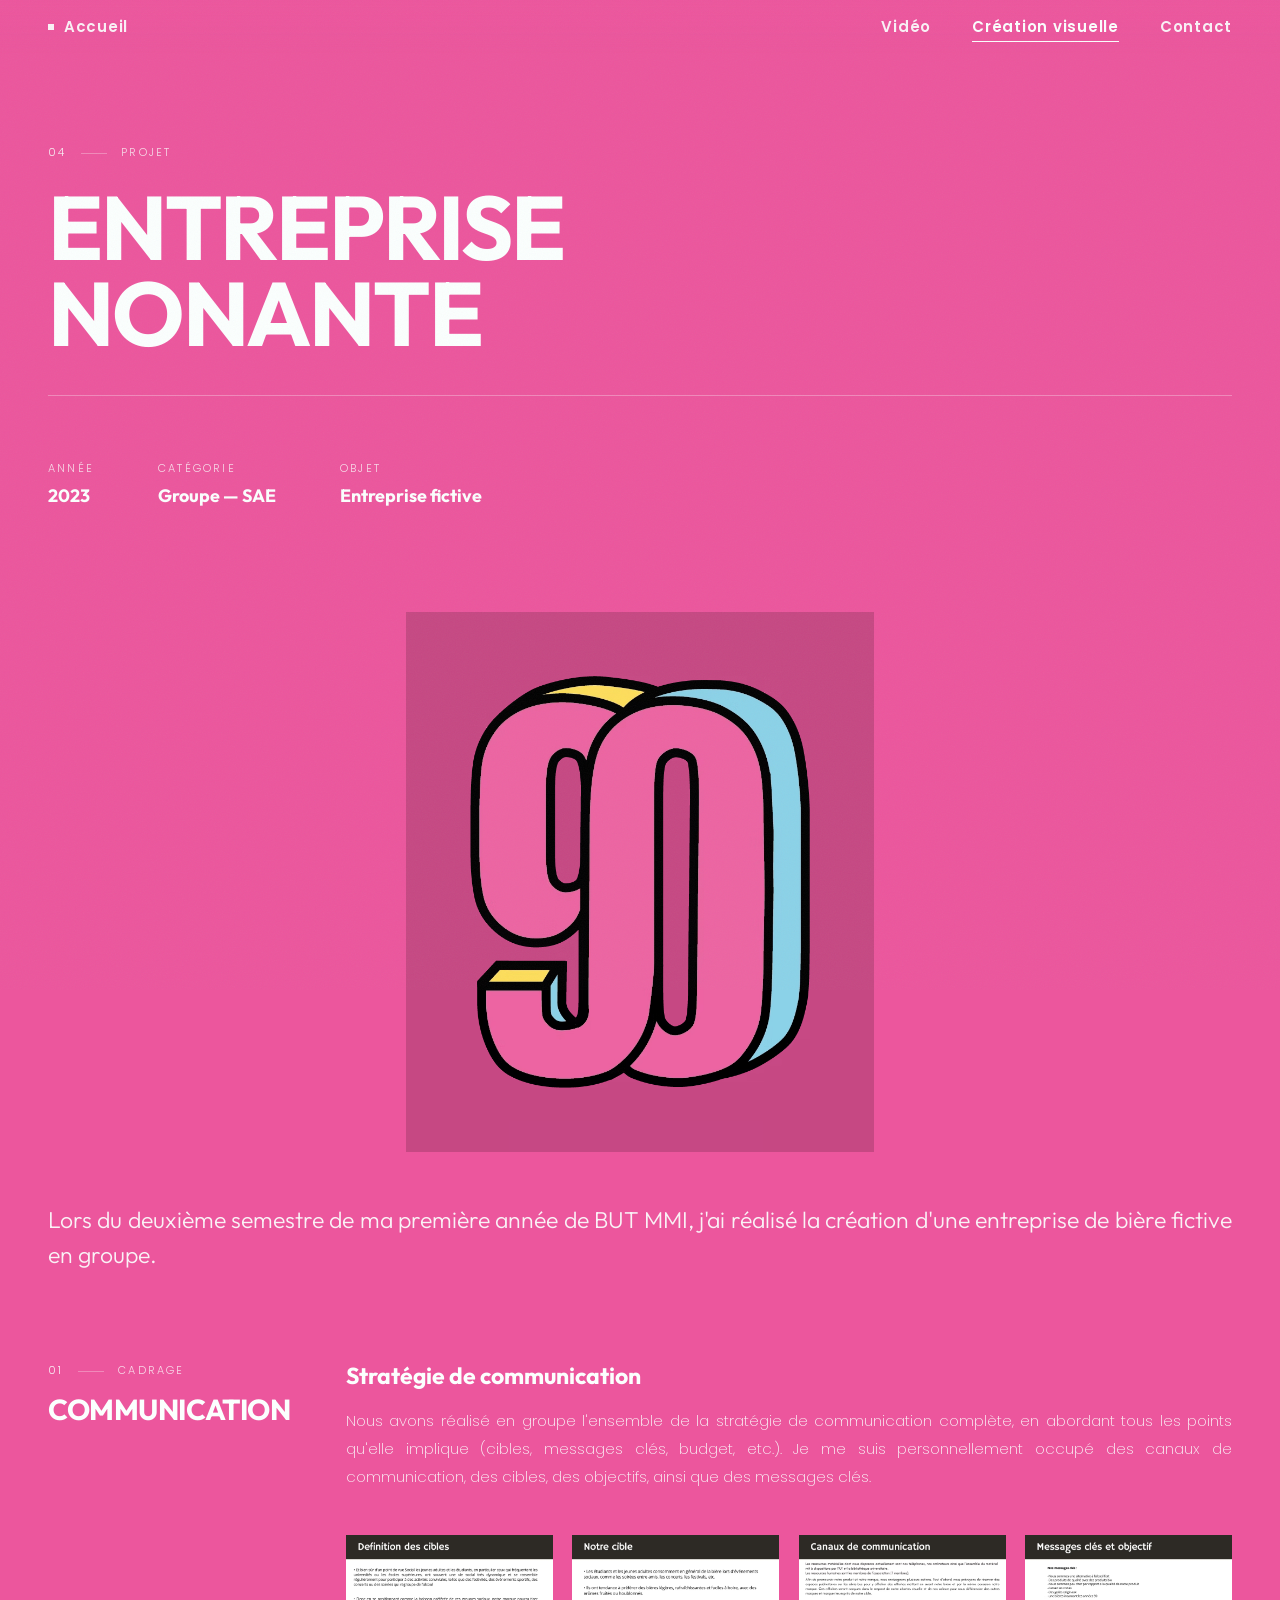
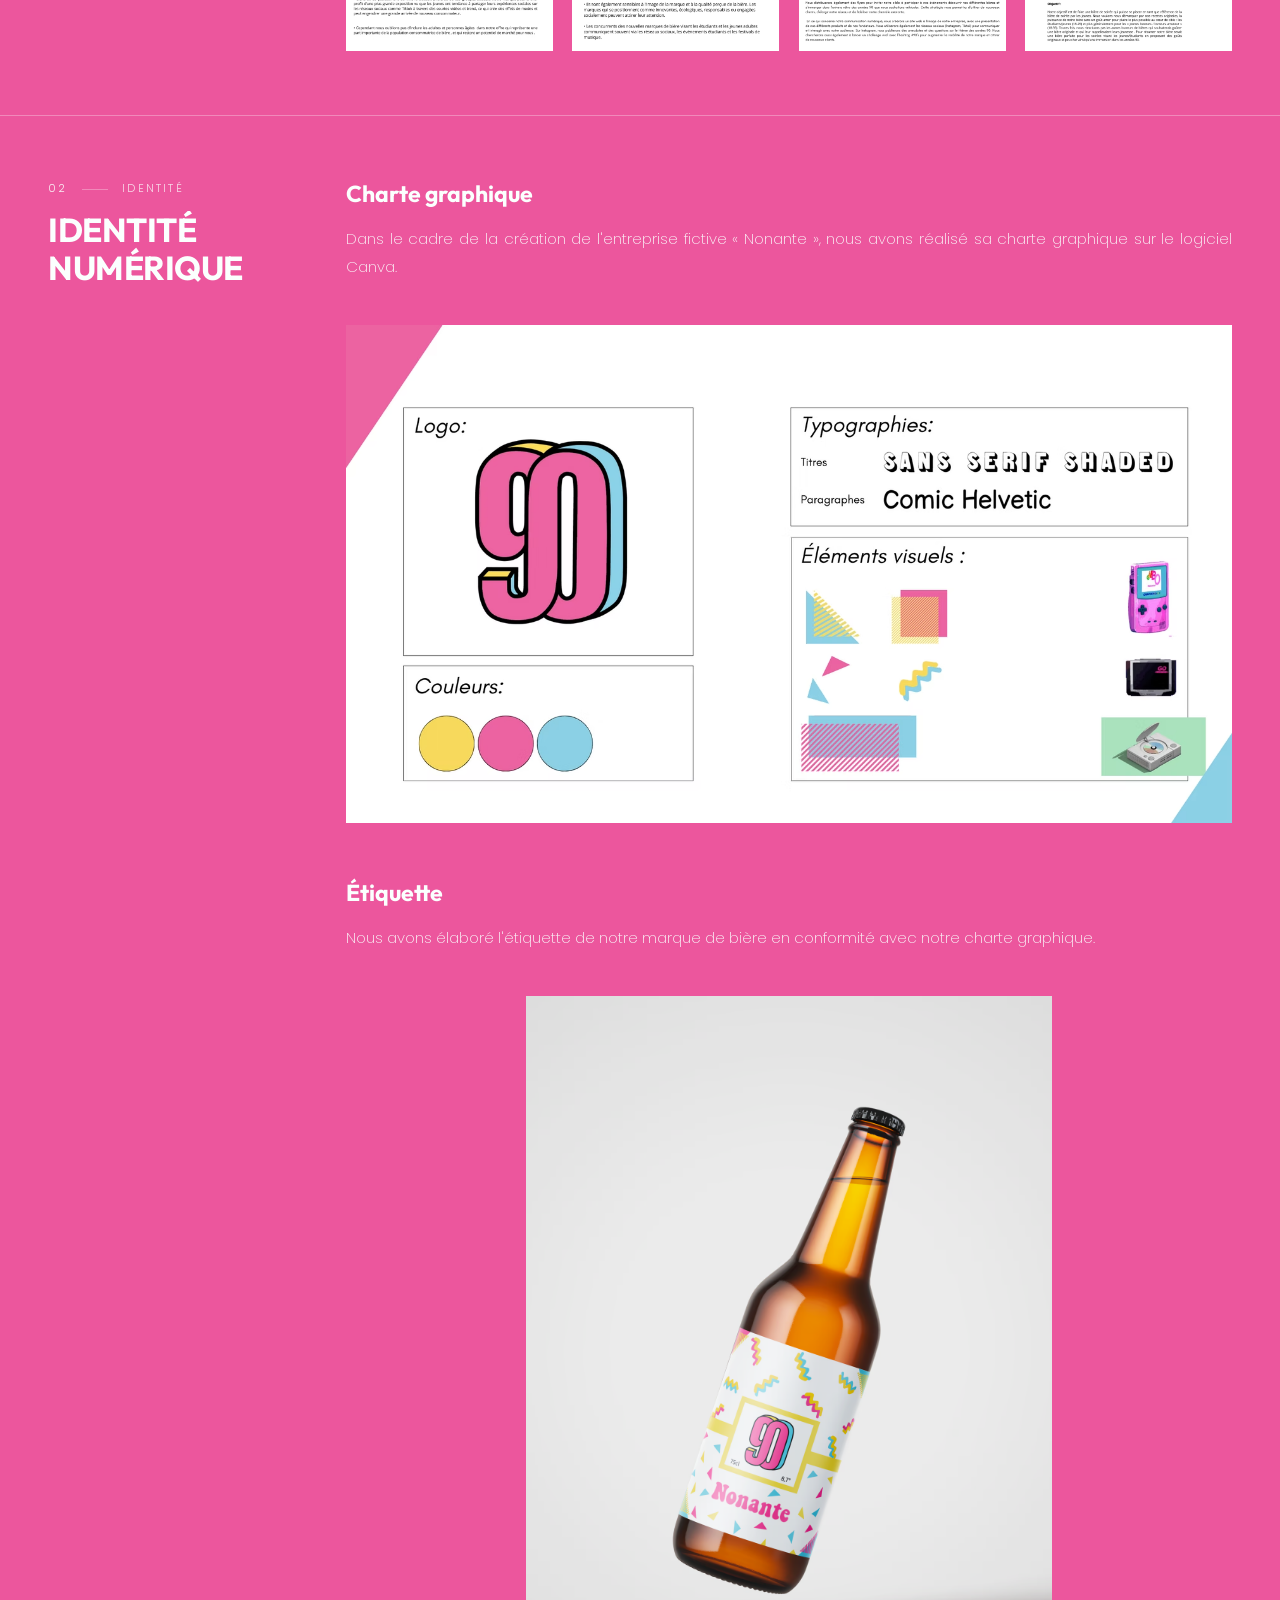
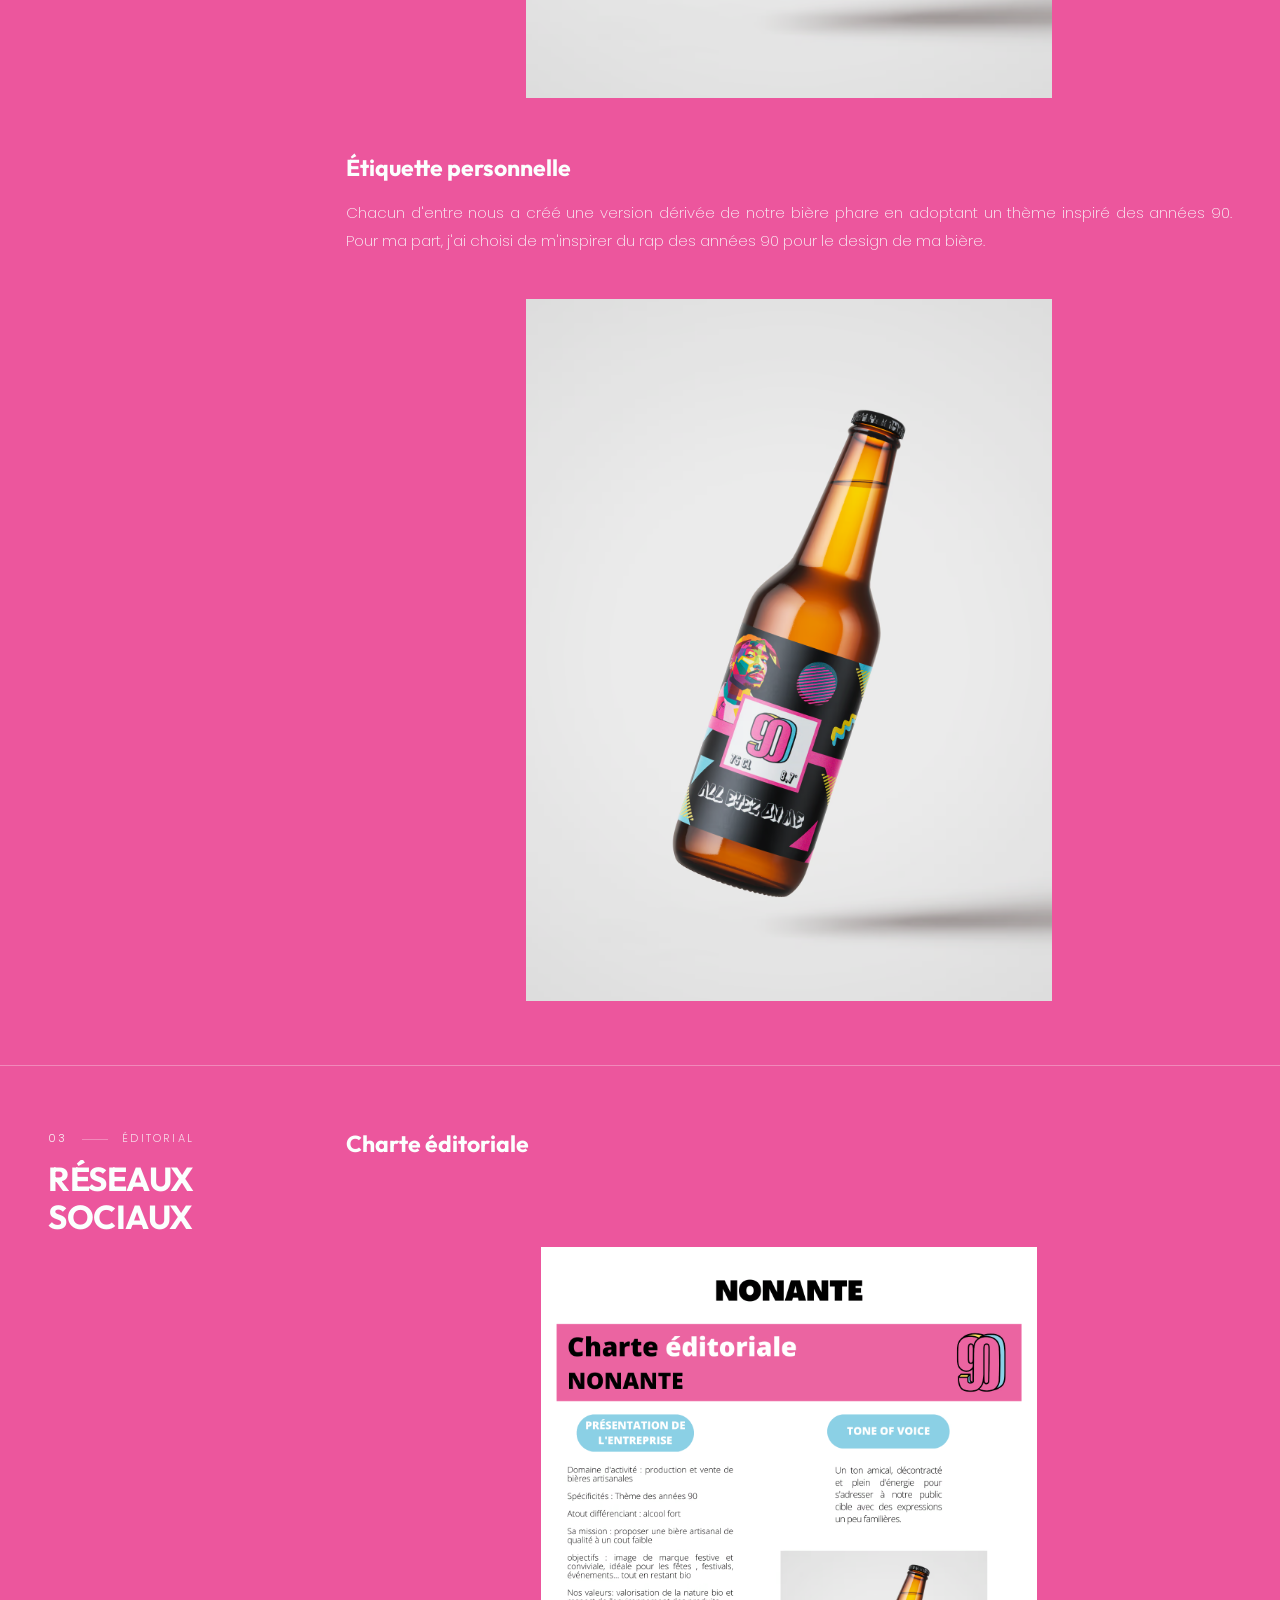
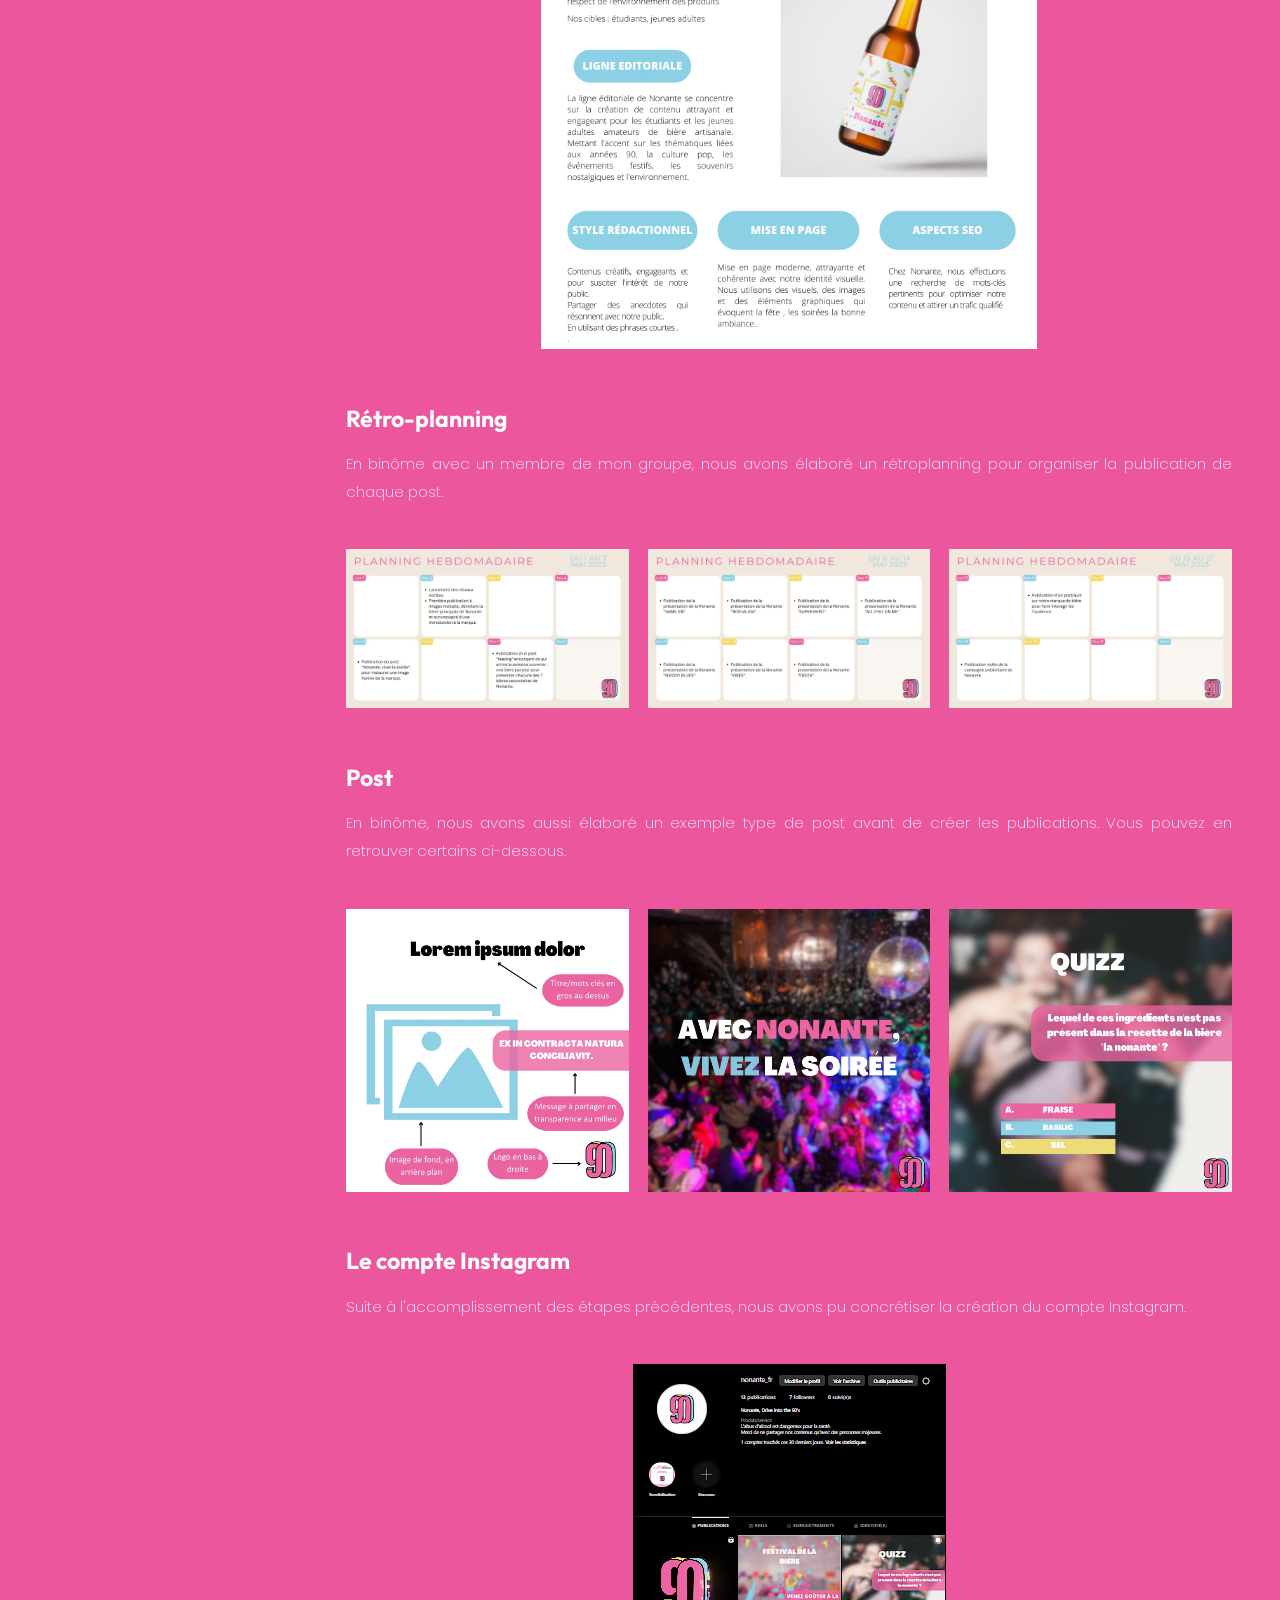
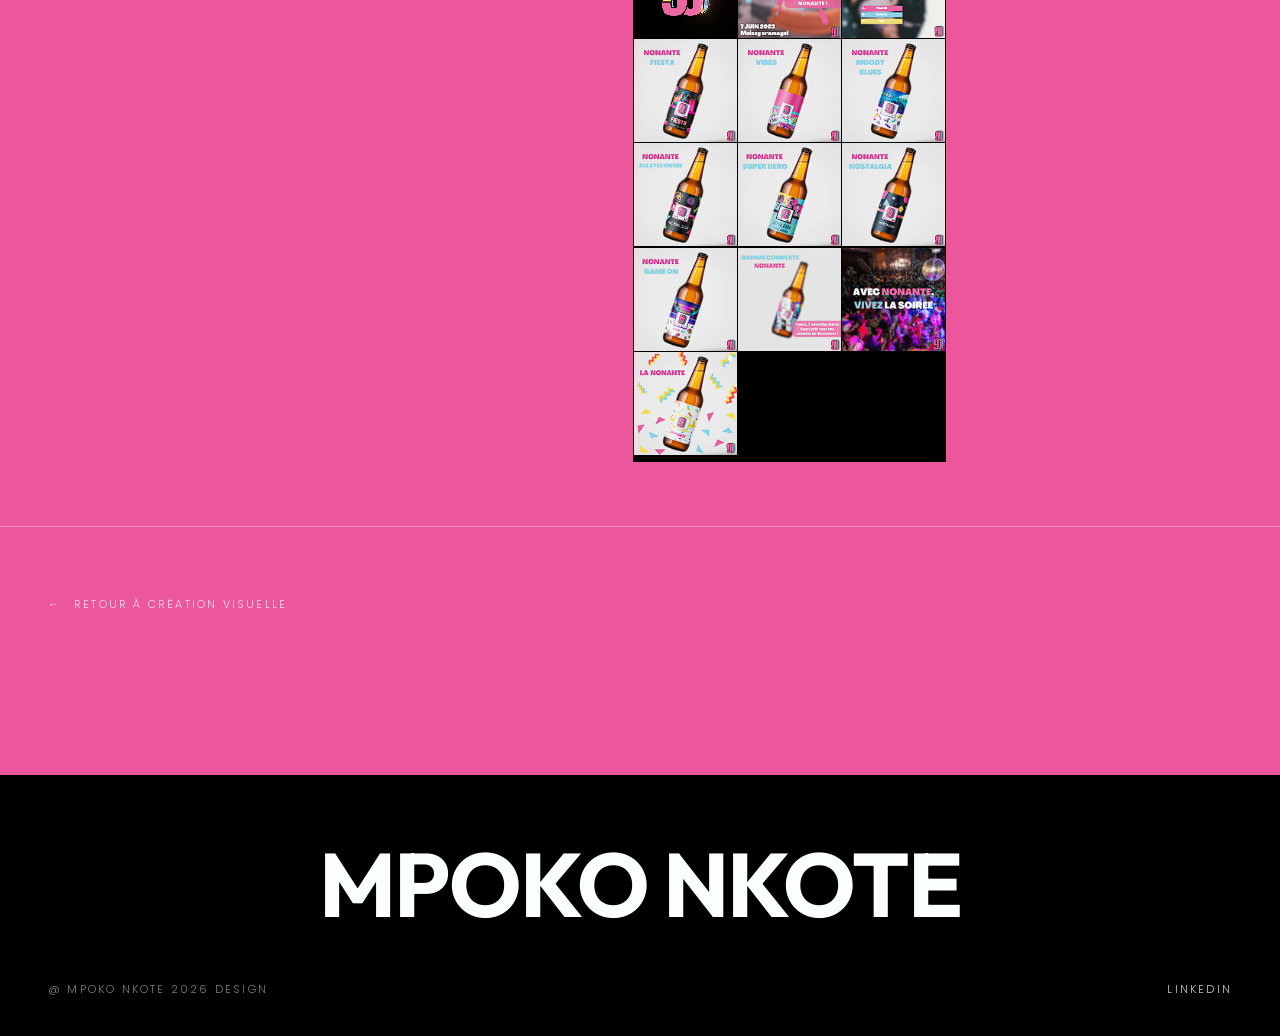
<file: projet-nonante.html>
<!DOCTYPE html>
<html lang="fr">
<head>
<meta charset="UTF-8">
<meta name="viewport" content="width=device-width, initial-scale=1">
<title>NONANTE | Marlon Mpoko Nkote</title>
<meta name="description" content="Nonante — création d'une entreprise de bière fictive : stratégie de communication, charte graphique, étiquettes et réseaux sociaux.">

<link rel="preconnect" href="https://fonts.googleapis.com">
<link rel="preconnect" href="https://fonts.gstatic.com" crossorigin>
<link href="https://fonts.googleapis.com/css2?family=Outfit:wght@300;400;600;700&family=Poppins:wght@200;300;400;600&display=swap" rel="stylesheet">

<link rel="stylesheet" href="css/style.css?v=20261029b">
</head>
<body class="theme" style="--page-bg:#ec569d">

<a class="skip-link" href="#main">Aller au contenu principal</a>

<div class="grain" aria-hidden="true"></div>
<div class="progress" aria-hidden="true"><span class="progress__bar"></span></div>

<header class="site-header">
  <nav class="nav" aria-label="Navigation principale">
    <a class="nav__brand" href="index.html">Accueil</a>
    <ul class="nav__list">
      <li><a href="audiovisuel.html">Vidéo</a></li>
      <li><a href="creations.html" aria-current="page">Création visuelle</a></li>
      <li><a href="contact.html">Contact</a></li>
    </ul>
  </nav>
</header>

<main id="main">

  <section class="page-hero">
    <div class="sec-meta reveal">
      <span class="sec-meta__num">04</span>
      <span class="sec-meta__cat">Projet</span>
    </div>
    <h1 class="page-hero__title reveal reveal--wipe">ENTREPRISE<br>NONANTE</h1>
    <hr class="rule reveal reveal--rule">

    <div class="case-facts reveal">
      <div>
        <span class="case-facts__key">Année</span>
        <span class="case-facts__val">2023</span>
      </div>
      <div>
        <span class="case-facts__key">Catégorie</span>
        <span class="case-facts__val">Groupe — SAE</span>
      </div>
      <div>
        <span class="case-facts__key">Objet</span>
        <span class="case-facts__val">Entreprise fictive</span>
      </div>
    </div>
  </section>

  <figure class="case-cover reveal reveal--up">
    <img src="assets/img/nonante/cover.avif" alt="Logo de l'entreprise fictive Nonante" loading="lazy">
  </figure>

  <div class="case-intro">
    <p class="reveal">Lors du deuxième semestre de ma première année de BUT MMI, j'ai réalisé la création d'une entreprise de bière fictive en groupe.</p>
  </div>

  <!-- ---------- 01 — Communication ---------- -->
  <article class="chapter">
    <div class="sec-side">
      <div class="sec-meta reveal">
        <span class="sec-meta__num">01</span>
        <span class="sec-meta__cat">Cadrage</span>
      </div>
      <h2 class="chapter__title reveal reveal--wipe">COMMUNICATION</h2>
    </div>

    <div class="chapter__content">
      <div class="block">
        <h3 class="block__title reveal">Stratégie de communication</h3>
        <div class="chapter__body reveal">
          <p>Nous avons réalisé en groupe l'ensemble de la stratégie de communication complète, en abordant tous les points qu'elle implique (cibles, messages clés, budget, etc.). Je me suis personnellement occupé des canaux de communication, des cibles, des objectifs, ainsi que des messages clés.</p>
        </div>
        <div class="chapter__gallery reveal">
          <img src="assets/img/nonante/com-1.avif" alt="Stratégie de communication Nonante" loading="lazy">
          <img src="assets/img/nonante/com-2.avif" alt="Stratégie de communication Nonante" loading="lazy">
          <img src="assets/img/nonante/com-3.avif" alt="Benchmark Nonante" loading="lazy">
          <img src="assets/img/nonante/com-4.avif" alt="Stratégie de communication Nonante" loading="lazy">
        </div>
      </div>
    </div>
  </article>

  <!-- ---------- 02 — Identité numérique ---------- -->
  <article class="chapter">
    <div class="sec-side">
      <div class="sec-meta reveal">
        <span class="sec-meta__num">02</span>
        <span class="sec-meta__cat">Identité</span>
      </div>
      <h2 class="chapter__title reveal reveal--wipe">IDENTITÉ NUMÉRIQUE</h2>
    </div>

    <div class="chapter__content">
      <div class="block">
        <h3 class="block__title reveal">Charte graphique</h3>
        <div class="chapter__body reveal">
          <p>Dans le cadre de la création de l'entreprise fictive « Nonante », nous avons réalisé sa charte graphique sur le logiciel Canva.</p>
        </div>
        <div class="chapter__gallery reveal">
          <img src="assets/img/nonante/charte.avif" alt="Charte graphique Nonante" loading="lazy">
        </div>
      </div>

      <div class="block">
        <h3 class="block__title reveal">Étiquette</h3>
        <div class="chapter__body reveal">
          <p>Nous avons élaboré l'étiquette de notre marque de bière en conformité avec notre charte graphique.</p>
        </div>
        <div class="chapter__gallery reveal">
          <img src="assets/img/nonante/etiquette.avif" alt="Étiquette de la bière Nonante" loading="lazy">
        </div>
      </div>

      <div class="block">
        <h3 class="block__title reveal">Étiquette personnelle</h3>
        <div class="chapter__body reveal">
          <p>Chacun d'entre nous a créé une version dérivée de notre bière phare en adoptant un thème inspiré des années 90. Pour ma part, j'ai choisi de m'inspirer du rap des années 90 pour le design de ma bière.</p>
        </div>
        <div class="chapter__gallery reveal">
          <img src="assets/img/nonante/etiquette-perso.avif" alt="Étiquette personnelle inspirée du rap des années 90" loading="lazy">
        </div>
      </div>
    </div>
  </article>

  <!-- ---------- 03 — Réseaux sociaux ---------- -->
  <article class="chapter">
    <div class="sec-side">
      <div class="sec-meta reveal">
        <span class="sec-meta__num">03</span>
        <span class="sec-meta__cat">Éditorial</span>
      </div>
      <h2 class="chapter__title reveal reveal--wipe">RÉSEAUX SOCIAUX</h2>
    </div>

    <div class="chapter__content">
      <div class="block">
        <h3 class="block__title reveal">Charte éditoriale</h3>
        <div class="chapter__body reveal">
          <p>En binôme, nous avons mis en place une charte éditoriale définissant les directives pour les futurs contenus à publier.</p>
        </div>
        <div class="chapter__gallery reveal">
          <img src="assets/img/nonante/edito.avif" alt="Charte éditoriale Nonante" loading="lazy">
        </div>
      </div>

      <div class="block">
        <h3 class="block__title reveal">Rétro-planning</h3>
        <div class="chapter__body reveal">
          <p>En binôme avec un membre de mon groupe, nous avons élaboré un rétroplanning pour organiser la publication de chaque post.</p>
        </div>
        <div class="chapter__gallery reveal">
          <img src="assets/img/nonante/planning-1.avif" alt="Rétro-planning des publications" loading="lazy">
          <img src="assets/img/nonante/planning-2.avif" alt="Rétro-planning des publications" loading="lazy">
          <img src="assets/img/nonante/planning-3.avif" alt="Rétro-planning des publications" loading="lazy">
        </div>
      </div>

      <div class="block">
        <h3 class="block__title reveal">Post</h3>
        <div class="chapter__body reveal">
          <p>En binôme, nous avons aussi élaboré un exemple type de post avant de créer les publications. Vous pouvez en retrouver certains ci-dessous.</p>
        </div>
        <div class="chapter__gallery reveal">
          <img src="assets/img/nonante/post-type.avif" alt="Post type Nonante" loading="lazy">
          <img src="assets/img/nonante/post-1.avif" alt="Publication Nonante" loading="lazy">
          <img src="assets/img/nonante/post-2.avif" alt="Publication quizz Nonante" loading="lazy">
        </div>
      </div>

      <div class="block">
        <h3 class="block__title reveal">Le compte Instagram</h3>
        <div class="chapter__body reveal">
          <p>Suite à l'accomplissement des étapes précédentes, nous avons pu concrétiser la création du compte Instagram.</p>
        </div>
        <div class="chapter__gallery reveal">
          <img src="assets/img/nonante/instagram.avif" alt="Compte Instagram de Nonante" loading="lazy">
        </div>
      </div>
    </div>
  </article>

  <div class="case-foot">
    <a class="back-link" href="creations.html"><span aria-hidden="true">←</span> Retour à Création visuelle</a>
  </div>

</main>

<footer class="site-footer">
  <p class="site-footer__name">MPOKO NKOTE</p>
  <div class="site-footer__bar">
    <span>@ MPOKO NKOTE 2026 DESIGN</span>
    <a href="https://www.linkedin.com/in/marlon-mpoko-nkote-088b88265/" target="_blank" rel="noopener">LINKEDIN</a>
  </div>
</footer>

<script src="js/main.js?v=20261029b"></script>
</body>
</html>
</file>
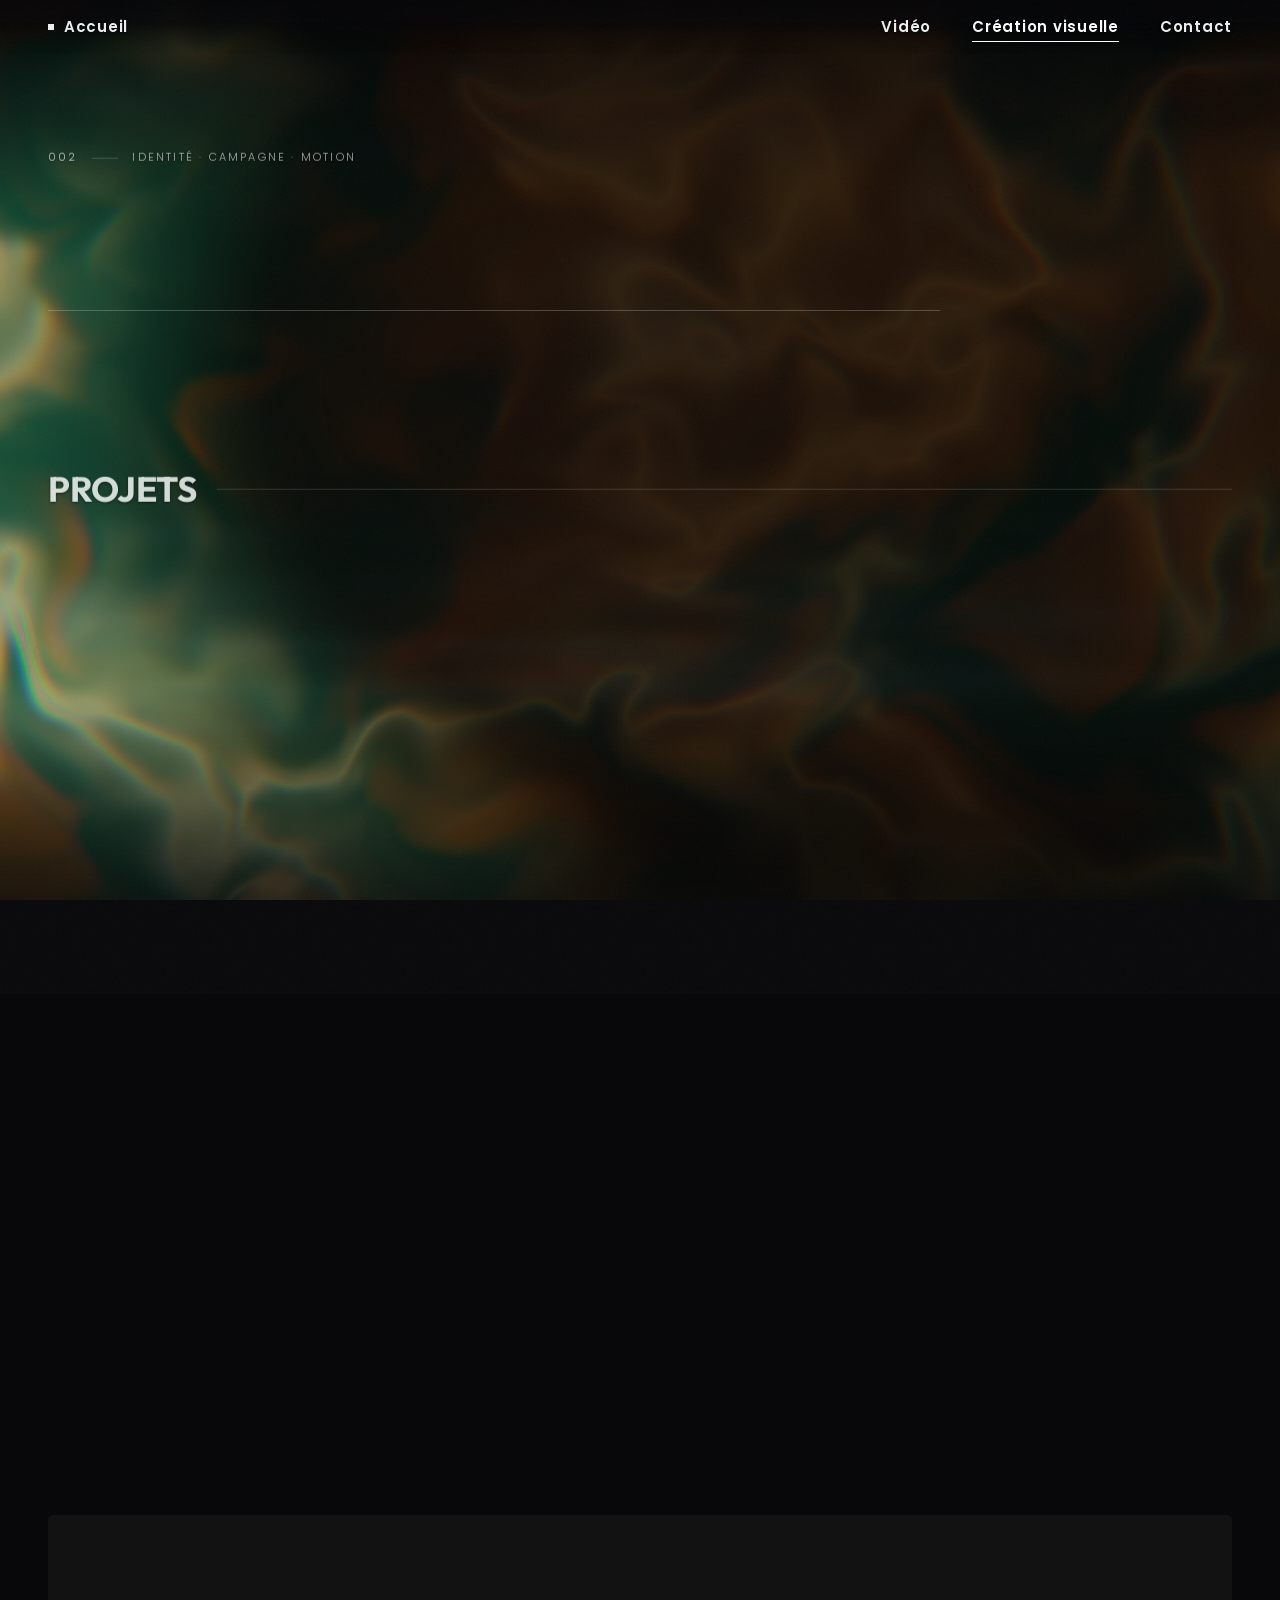
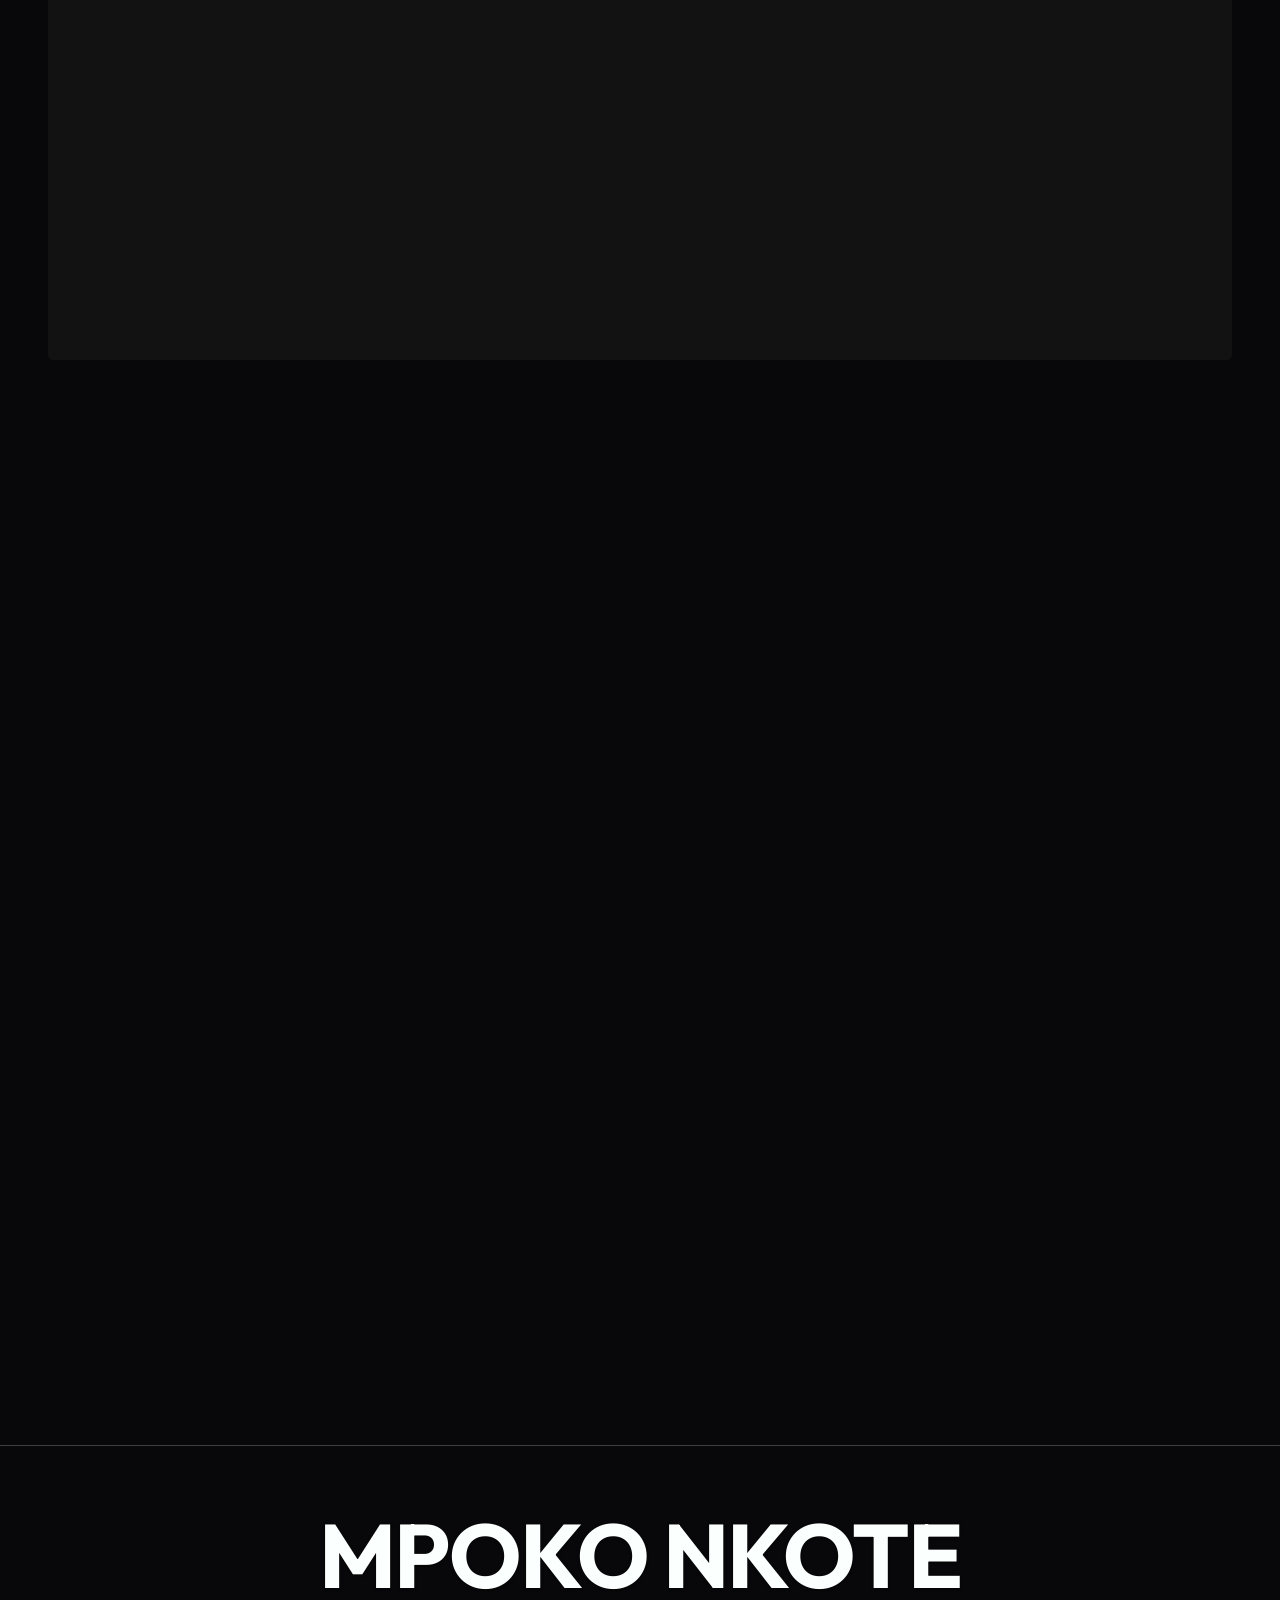
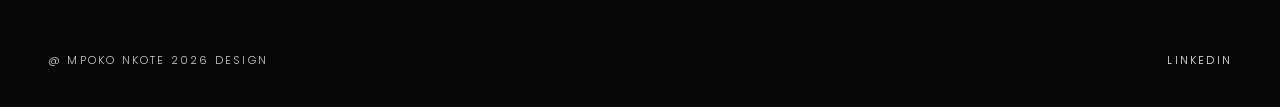
<file: projets.html>
<!DOCTYPE html>
<html lang="fr">
<head>
<meta charset="UTF-8">
<meta name="viewport" content="width=device-width, initial-scale=1">
<title>CRÉATION VISUELLE | Marlon Mpoko Nkote</title>
<!-- Les projets ont rejoint la page Création visuelle : on y renvoie les anciens liens -->
<meta http-equiv="refresh" content="0; url=creations.html">
<link rel="canonical" href="creations.html">
<style>body{background:#0a0a0a;color:#fbfffe;font-family:system-ui,sans-serif;padding:2rem}a{color:inherit}</style>
</head>
<body>
<p>Les projets sont maintenant sur la page <a href="creations.html">Création visuelle</a>.</p>
</body>
</html>
</file>
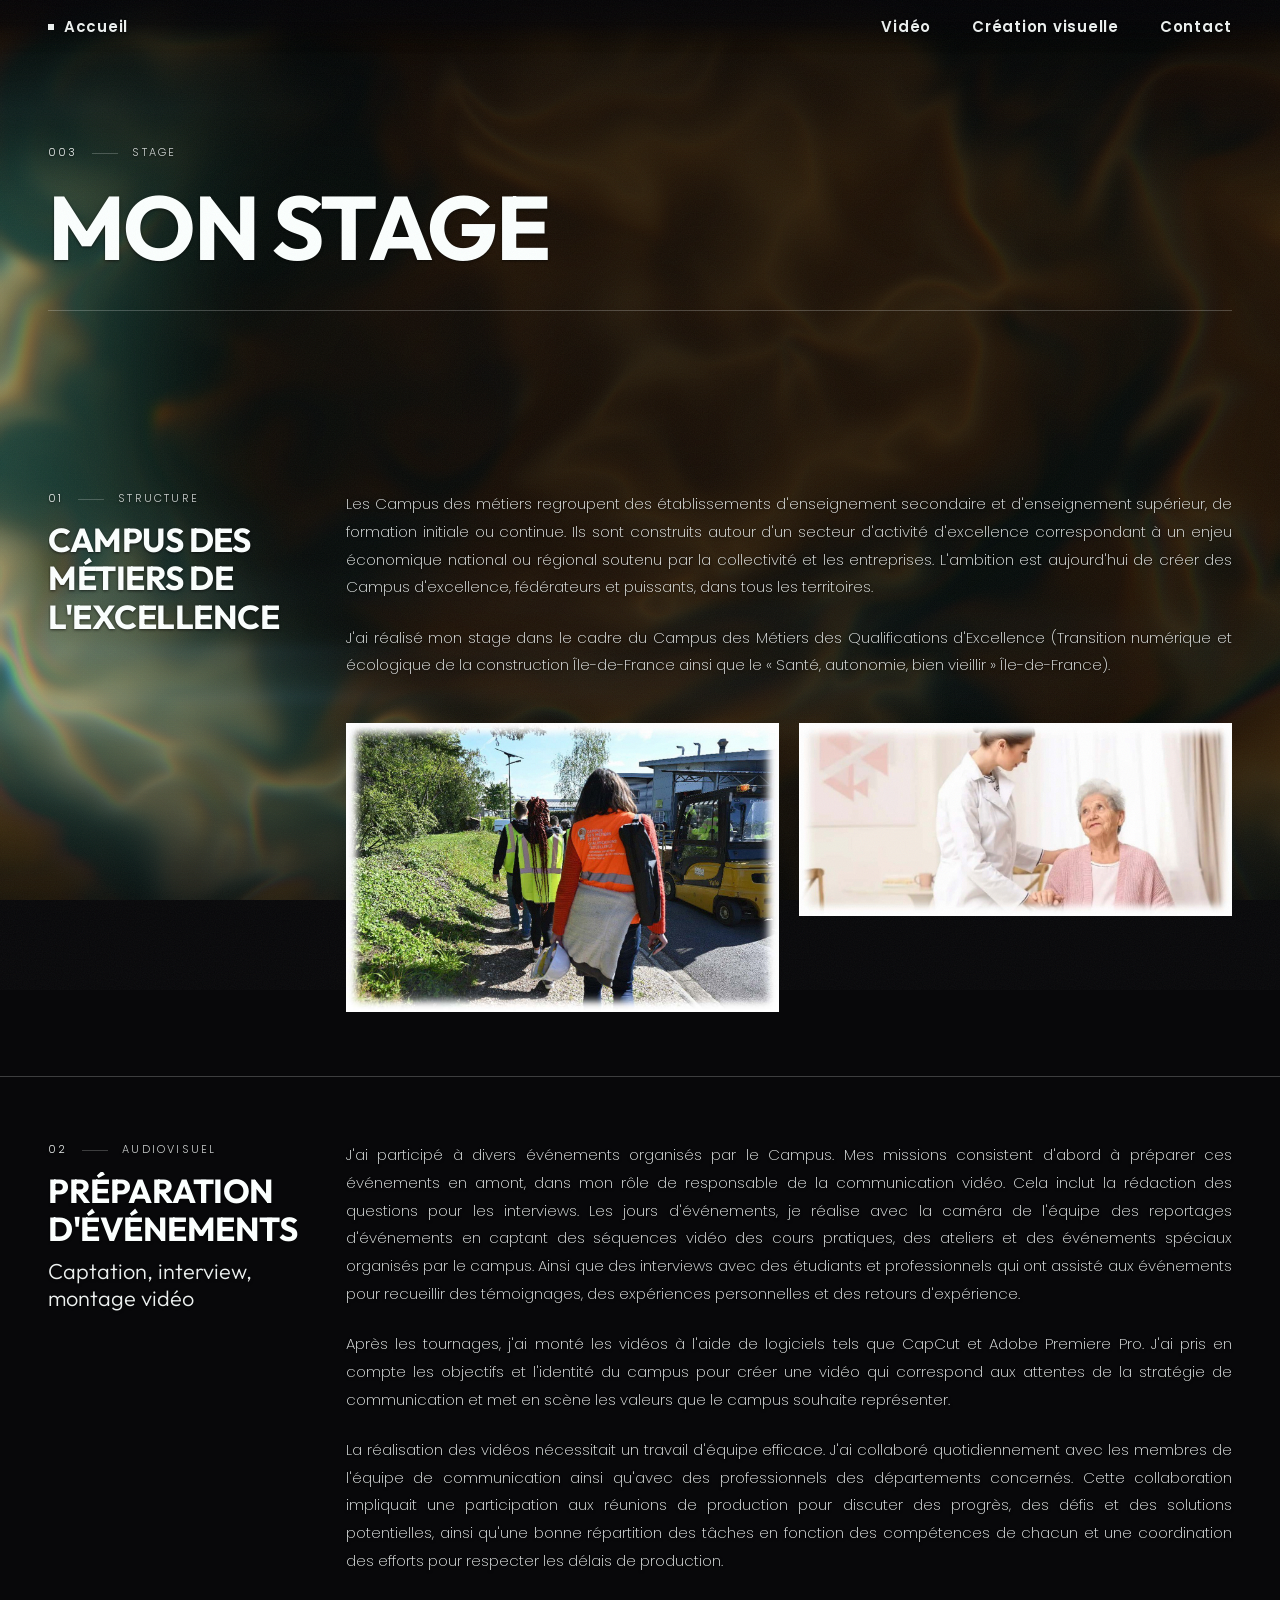
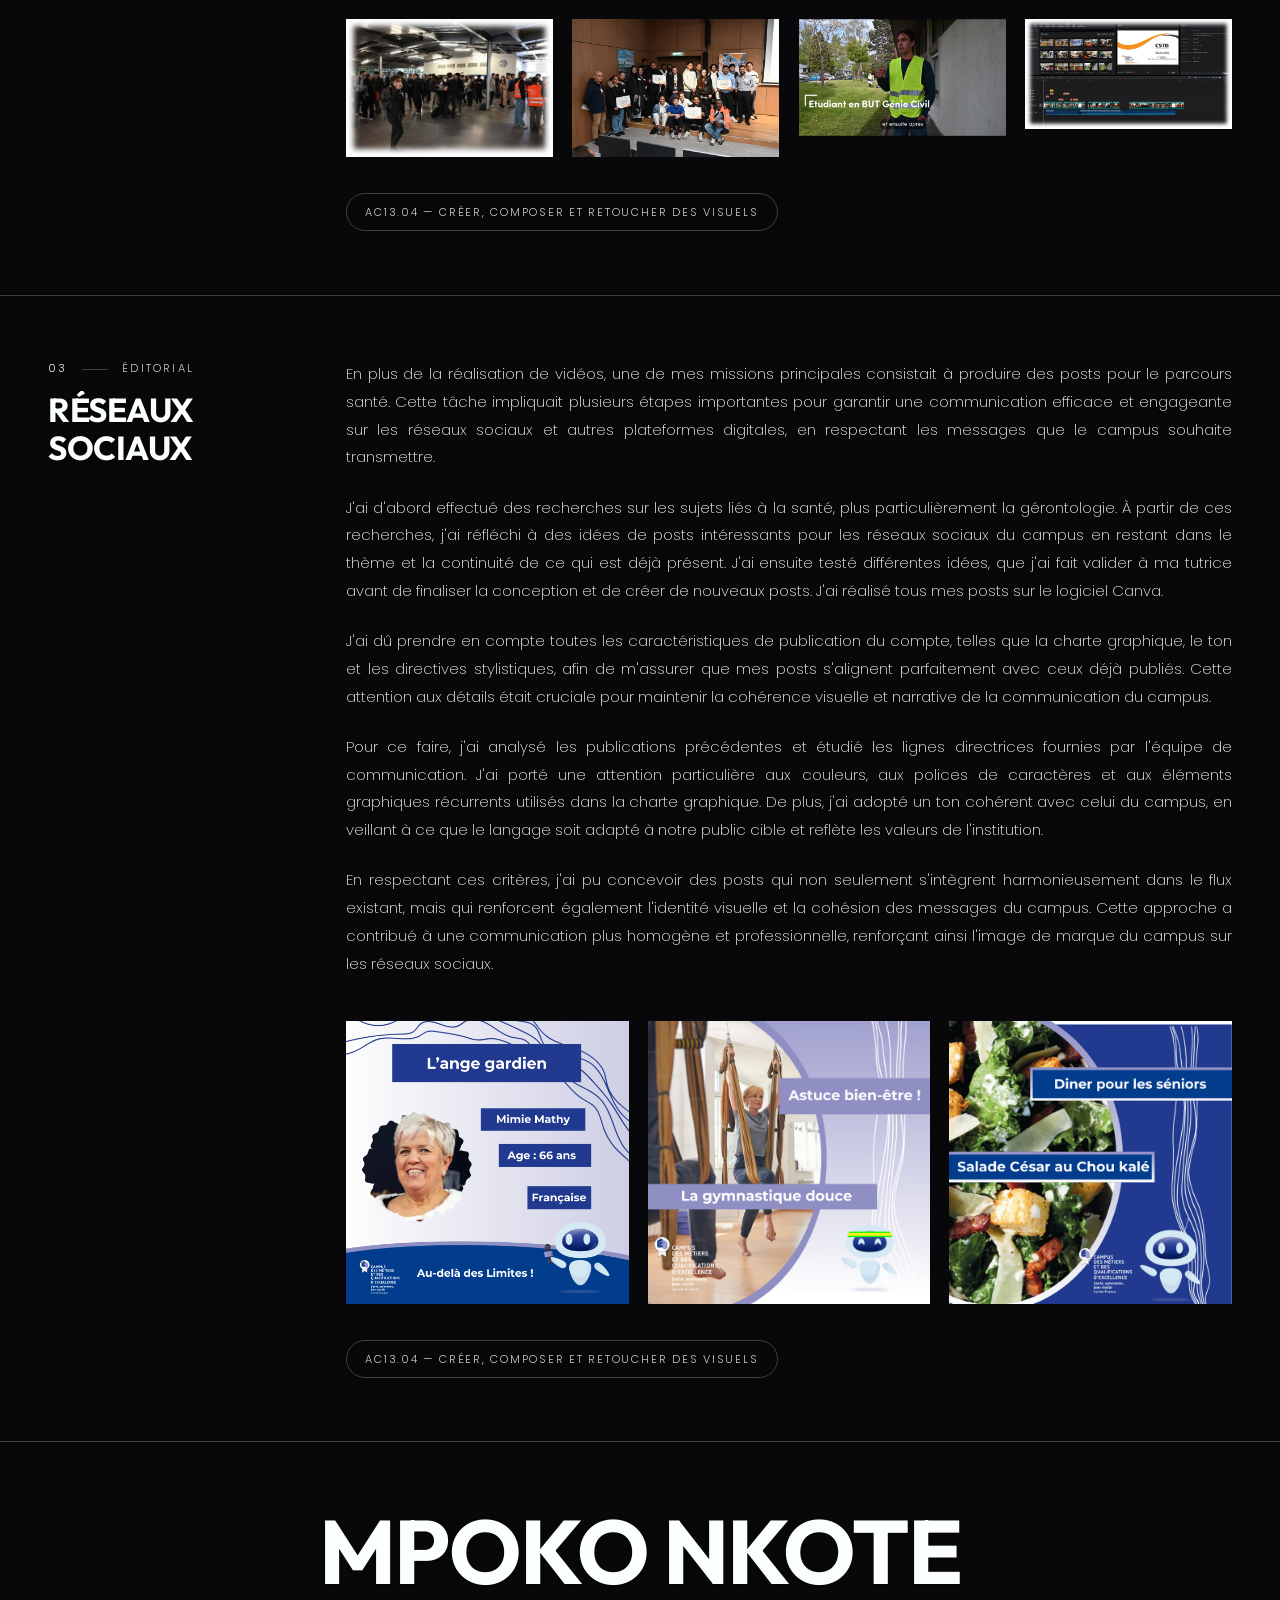
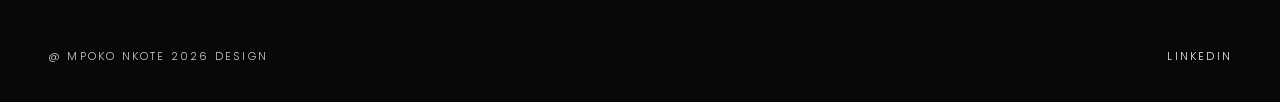
<file: stage.html>
<!DOCTYPE html>
<html lang="fr">
<head>
<meta charset="UTF-8">
<meta name="viewport" content="width=device-width, initial-scale=1">
<title>STAGE | Marlon Mpoko Nkote</title>
<meta name="description" content="Stage de Marlon Mpoko Nkote au Campus des Métiers et des Qualifications d'Excellence — vidéo, événementiel et réseaux sociaux.">

<link rel="preconnect" href="https://fonts.googleapis.com">
<link rel="preconnect" href="https://fonts.gstatic.com" crossorigin>
<link href="https://fonts.googleapis.com/css2?family=Outfit:wght@300;400;600;700&family=Poppins:wght@200;300;400;600&display=swap" rel="stylesheet">

<link rel="stylesheet" href="css/style.css?v=20261029b">
</head>
<body class="cinema">

<a class="skip-link" href="#main">Aller au contenu principal</a>

<div class="grain" aria-hidden="true"></div>
<div class="cine" aria-hidden="true">
  <div class="cine__plan"></div>
  <div class="cine__plan"></div>
  <div class="cine__brume"></div>
  <div class="cine__halation"></div>
  <div class="cine__scrim"></div>
  <div class="cine__vignette"></div>
</div>
<div class="progress" aria-hidden="true"><span class="progress__bar"></span></div>

<header class="site-header">
  <nav class="nav" aria-label="Navigation principale">
    <a class="nav__brand" href="index.html">Accueil</a>
    <ul class="nav__list">
      <li><a href="audiovisuel.html">Vidéo</a></li>
      <li><a href="creations.html">Création visuelle</a></li>
      <li><a href="contact.html">Contact</a></li>
    </ul>
  </nav>
</header>

<main id="main">

  <section class="page-hero" data-plan="assets/img/cine/heure-bleue.webp" data-froid="#446688" data-teinte="#d7ad43">
    <div class="sec-meta reveal">
      <span class="sec-meta__num">003</span>
      <span class="sec-meta__cat">Stage</span>
    </div>
    <h1 class="page-hero__title reveal reveal--wipe">MON STAGE</h1>
    <hr class="rule reveal reveal--rule">
  </section>

  <!-- ---------- 01 — Le campus ---------- -->
  <article class="chapter">
    <div class="sec-side">
      <div class="sec-meta reveal">
        <span class="sec-meta__num">01</span>
        <span class="sec-meta__cat">Structure</span>
      </div>
      <h2 class="chapter__title reveal reveal--wipe">CAMPUS DES MÉTIERS DE L'EXCELLENCE</h2>
    </div>

    <div class="chapter__content">
      <div class="chapter__body reveal">
        <p>Les Campus des métiers regroupent des établissements d'enseignement secondaire et d'enseignement supérieur, de formation initiale ou continue. Ils sont construits autour d'un secteur d'activité d'excellence correspondant à un enjeu économique national ou régional soutenu par la collectivité et les entreprises. L'ambition est aujourd'hui de créer des Campus d'excellence, fédérateurs et puissants, dans tous les territoires.</p>
        <p>J'ai réalisé mon stage dans le cadre du Campus des Métiers des Qualifications d'Excellence (Transition numérique et écologique de la construction Île-de-France ainsi que le « Santé, autonomie, bien vieillir » Île-de-France).</p>
      </div>

      <div class="chapter__gallery reveal">
        <img src="assets/img/stage-campus.jpg" alt="Le Campus des métiers" loading="lazy">
        <img src="assets/img/stage-rapport.jpg" alt="Rapport de stage" loading="lazy">
      </div>
    </div>
  </article>

  <!-- ---------- 02 — Événements & vidéo ---------- -->
  <article class="chapter">
    <div class="sec-side">
      <div class="sec-meta reveal">
        <span class="sec-meta__num">02</span>
        <span class="sec-meta__cat">Audiovisuel</span>
      </div>
      <h2 class="chapter__title reveal reveal--wipe">PRÉPARATION D'ÉVÉNEMENTS</h2>
      <p class="chapter__sub reveal">Captation, interview, montage vidéo</p>
    </div>

    <div class="chapter__content">
      <div class="chapter__body reveal">
        <p>J'ai participé à divers événements organisés par le Campus. Mes missions consistent d'abord à préparer ces événements en amont, dans mon rôle de responsable de la communication vidéo. Cela inclut la rédaction des questions pour les interviews. Les jours d'événements, je réalise avec la caméra de l'équipe des reportages d'événements en captant des séquences vidéo des cours pratiques, des ateliers et des événements spéciaux organisés par le campus. Ainsi que des interviews avec des étudiants et professionnels qui ont assisté aux événements pour recueillir des témoignages, des expériences personnelles et des retours d'expérience.</p>
        <p>Après les tournages, j'ai monté les vidéos à l'aide de logiciels tels que CapCut et Adobe Premiere Pro. J'ai pris en compte les objectifs et l'identité du campus pour créer une vidéo qui correspond aux attentes de la stratégie de communication et met en scène les valeurs que le campus souhaite représenter.</p>
        <p>La réalisation des vidéos nécessitait un travail d'équipe efficace. J'ai collaboré quotidiennement avec les membres de l'équipe de communication ainsi qu'avec des professionnels des départements concernés. Cette collaboration impliquait une participation aux réunions de production pour discuter des progrès, des défis et des solutions potentielles, ainsi qu'une bonne répartition des tâches en fonction des compétences de chacun et une coordination des efforts pour respecter les délais de production.</p>
      </div>

      <div class="chapter__gallery reveal">
        <img src="assets/img/stage-evenement.jpg" alt="Préparation d'un événement" loading="lazy">
        <img src="assets/img/stage-tournage.avif" alt="Tournage sur le terrain" loading="lazy">
        <img src="assets/img/crea-videos.avif" alt="Vidéos réalisées pour le Campus" loading="lazy">
        <img src="assets/img/stage-montage.jpg" alt="Montage vidéo" loading="lazy">
      </div>

      <span class="tag reveal">AC13.04 — Créer, composer et retoucher des visuels</span>
    </div>
  </article>

  <!-- ---------- 03 — Réseaux sociaux ---------- -->
  <article class="chapter">
    <div class="sec-side">
      <div class="sec-meta reveal">
        <span class="sec-meta__num">03</span>
        <span class="sec-meta__cat">Éditorial</span>
      </div>
      <h2 class="chapter__title reveal reveal--wipe">RÉSEAUX SOCIAUX</h2>
    </div>

    <div class="chapter__content">
      <div class="chapter__body reveal">
        <p>En plus de la réalisation de vidéos, une de mes missions principales consistait à produire des posts pour le parcours santé. Cette tâche impliquait plusieurs étapes importantes pour garantir une communication efficace et engageante sur les réseaux sociaux et autres plateformes digitales, en respectant les messages que le campus souhaite transmettre.</p>
        <p>J'ai d'abord effectué des recherches sur les sujets liés à la santé, plus particulièrement la gérontologie. À partir de ces recherches, j'ai réfléchi à des idées de posts intéressants pour les réseaux sociaux du campus en restant dans le thème et la continuité de ce qui est déjà présent. J'ai ensuite testé différentes idées, que j'ai fait valider à ma tutrice avant de finaliser la conception et de créer de nouveaux posts. J'ai réalisé tous mes posts sur le logiciel Canva.</p>
        <p>J'ai dû prendre en compte toutes les caractéristiques de publication du compte, telles que la charte graphique, le ton et les directives stylistiques, afin de m'assurer que mes posts s'alignent parfaitement avec ceux déjà publiés. Cette attention aux détails était cruciale pour maintenir la cohérence visuelle et narrative de la communication du campus.</p>
        <p>Pour ce faire, j'ai analysé les publications précédentes et étudié les lignes directrices fournies par l'équipe de communication. J'ai porté une attention particulière aux couleurs, aux polices de caractères et aux éléments graphiques récurrents utilisés dans la charte graphique. De plus, j'ai adopté un ton cohérent avec celui du campus, en veillant à ce que le langage soit adapté à notre public cible et reflète les valeurs de l'institution.</p>
        <p>En respectant ces critères, j'ai pu concevoir des posts qui non seulement s'intègrent harmonieusement dans le flux existant, mais qui renforcent également l'identité visuelle et la cohésion des messages du campus. Cette approche a contribué à une communication plus homogène et professionnelle, renforçant ainsi l'image de marque du campus sur les réseaux sociaux.</p>
      </div>

      <div class="chapter__gallery chapter__gallery--posts reveal">
        <img src="assets/img/stage-post-1.png" alt="Publication réalisée pour le parcours santé" loading="lazy">
        <img src="assets/img/stage-post-2.avif" alt="Publication réalisée pour le parcours santé" loading="lazy">
        <img src="assets/img/stage-post-3.avif" alt="Publication réalisée pour le parcours santé" loading="lazy">
      </div>

      <span class="tag reveal">AC13.04 — Créer, composer et retoucher des visuels</span>
    </div>
  </article>

</main>

<footer class="site-footer">
  <p class="site-footer__name">MPOKO NKOTE</p>
  <div class="site-footer__bar">
    <span>@ MPOKO NKOTE 2026 DESIGN</span>
    <a href="https://www.linkedin.com/in/marlon-mpoko-nkote-088b88265/" target="_blank" rel="noopener">LINKEDIN</a>
  </div>
</footer>

<script src="js/main.js?v=20261029b"></script>
<script src="js/ambiance.js?v=20261029b"></script>
<script src="js/toile.js?v=20261029b"></script>
</body>
</html>
</file>
<file: css/style.css>
/* =========================================================
   Portfom — Marlon Mpoko Nkote
   Direction artistique : éditorial « papier noir »
   Monochrome, grain photo, filets typographiques, révélations
   en balayage. Aucune couleur ajoutée : la matière fait le reste.
   ========================================================= */

/* ---------- Design tokens ---------- */
:root{
  --black:      #000000;
  --card:       #161616;
  --card-wide:  #121212;
  --white:      #fbfffe;
  --muted:      #c9cccb;
  --line:       #323333;
  --faint:      #7a7f7e;   /* libellés d'index, très discrets */

  --display: 'Outfit', sans-serif;
  --body:    'Poppins', sans-serif;

  --container: 1240px;
  --gutter: clamp(1.25rem, 4vw, 3rem);

  --radius-card: 30px;
  --radius-img: 10px;

  --header-h: 54px;

  --ease: cubic-bezier(.22,.61,.36,1);
}

/* ---------- Reset ---------- */
*,
*::before,
*::after{ box-sizing: border-box; }

html{
  -webkit-text-size-adjust: 100%;
  scroll-behavior: smooth;
  scroll-padding-top: var(--header-h);
}

body{
  margin: 0;
  background: var(--black);
  color: var(--white);
  font-family: var(--body);
  font-weight: 400;
  line-height: 1.5;
  overflow-x: hidden;
  -webkit-font-smoothing: antialiased;
}

img{ max-width: 100%; display: block; }
ul{ margin: 0; padding: 0; list-style: none; }
a{ color: inherit; text-decoration: none; }
h1,h2,h3,p{ margin: 0; }

/* Dernier filet contre le débordement. Les titres, eux, sont rétrécis
   par js/main.js pour que le mot tienne entier sur sa ligne : cette
   règle ne devrait plus jamais avoir à s'appliquer sur eux. */
h1, h2, h3, h4, p, li, span, a, figcaption{
  overflow-wrap: break-word;
}
/* le navigateur applique 1em/40px par défaut aux figure : il rognait
   les cadres qui en sont faits (viewports de la page 3D notamment) */
figure{ margin: 0; }

::selection{ background: var(--white); color: var(--black); }

.skip-link{
  position: absolute;
  left: -9999px;
  top: 0;
  background: var(--white);
  color: var(--black);
  padding: .75rem 1.25rem;
  z-index: 100;
  font-size: .9rem;
}
.skip-link:focus{ left: 0; }

:focus-visible{
  outline: 2px solid var(--white);
  outline-offset: 4px;
}

/* =========================================================
   TEXTURE — grain photographique sur toute la page.
   C'est ce qui empêche le noir d'être un aplat mort.
   ========================================================= */
.grain{
  position: fixed;
  /* -10 % et non -50 % : l'ancien débord faisait peindre quatre fois
     la surface de l'écran à chaque image pour un déplacement de 3 %.
     Cette réserve suffit largement à masquer les bords. */
  inset: -10%;
  z-index: 60;
  pointer-events: none;
  opacity: .05;
  background-image: url("data:image/svg+xml,%3Csvg xmlns='http://www.w3.org/2000/svg' width='240' height='240'%3E%3Cfilter id='n'%3E%3CfeTurbulence type='fractalNoise' baseFrequency='.85' numOctaves='4' stitchTiles='stitch'/%3E%3C/filter%3E%3Crect width='100%25' height='100%25' filter='url(%23n)'/%3E%3C/svg%3E");
  background-size: 240px 240px;
  animation: grain-shift 6s steps(6) infinite;
}

@keyframes grain-shift{
  0%   { transform: translate3d(0, 0, 0); }
  20%  { transform: translate3d(-3%, 2%, 0); }
  40%  { transform: translate3d(2%, -3%, 0); }
  60%  { transform: translate3d(-2%, -2%, 0); }
  80%  { transform: translate3d(3%, 1%, 0); }
  100% { transform: translate3d(0, 0, 0); }
}

/* =========================================================
   MODE ALLÉGÉ — posé par js/toile.js quand la machine ne suit
   pas, après plusieurs paliers de dégradation du fond. On coupe
   alors ce qui coûte le plus cher au compositeur : les flous
   d'arrière-plan, recalculés à chaque image de défilement, et
   le grain animé. Le site garde son dessin, il perd sa texture.
   ========================================================= */
.allege .grain{ animation: none; opacity: .04; }
.allege .site-header::before,
.allege .sommaire,
.allege .hero__dispo{
  backdrop-filter: none !important;
  -webkit-backdrop-filter: none !important;
}
.allege .site-header::before{ background: rgba(4,4,7,.88); }
.allege .sommaire{ background: rgba(4,4,7,.92); }

/* =========================================================
   ATMOSPHÈRE CINÉMATIQUE — composant partagé
   Étalonné sur les photographies de référence : hautes lumières
   chaudes (#f35e07, #d7ad43, #de8137) contre ombres froides
   (#228866, #004444, #446688), luminance 44 à 89 sur 255.
   Piloté par js/ambiance.js : la teinte et le plan photographique
   glissent d'une section à l'autre au défilement.
   ========================================================= */
.cine{
  position: fixed;
  inset: 0;
  z-index: 0;
  pointer-events: none;
  overflow: hidden;
}

/* =========================================================
   ÉMULSION — la toile peinte par js/toile.js.
   Quand elle est là, elle remplace toutes les nappes CSS : une
   seule image, cohérente, plutôt que cinq calques qui se disputent.
   Les nappes restent en place si WebGL manque à l'appel.
   ========================================================= */
.cine__toile{
  position: absolute;
  inset: 0;
  width: 100%;
  height: 100%;
  display: block;
  /* peinte en basse définition et étirée : l'interpolation du
     navigateur fait un fondu que le shader n'aurait pas payé */
  image-rendering: auto;
}

.cine.has-toile .cine__plan,
.cine.has-toile .cine__brume,
.cine.has-toile .cine__halation,
.cine.has-toile .cine__scrim::after{ display: none; }

/* La toile porte déjà son vignettage et sa densité. Le scrim ne sert
   plus qu'à asseoir la colonne de texte, il peut être discret. */
.cine.has-toile .cine__scrim{
  background:
    radial-gradient(66% 50% at 50% 44%, rgba(4,4,7,.46) 10%, rgba(4,4,7,.22) 54%, rgba(4,4,7,0) 100%),
    linear-gradient(to bottom, rgba(4,4,7,.58), rgba(4,4,7,.04) 22%, rgba(4,4,7,.04) 76%, rgba(4,4,7,.62));
}
.cine.has-toile .cine__vignette{
  background:
    radial-gradient(130% 96% at 50% 46%, transparent 52%, rgba(0,0,0,.52) 100%),
    linear-gradient(to bottom, rgba(0,0,0,.34), transparent 18%, transparent 78%, rgba(0,0,0,.48));
}

/* --- plan photographique : la nappe de couleur la plus large,
       très floutée, qui donne la dominante de la section --- */
.cine__plan{
  position: absolute;
  inset: -8%;
  background-size: cover;
  background-position: center;
  opacity: 0;
  transform: scale(1.05);
  /* saturation poussée : ce n'est plus un gris flouté mais un lavis
     de couleur franche qui porte la dominante de la section */
  filter: blur(62px) saturate(3.1) contrast(1.32) brightness(1.02);
  transition: opacity 2.2s var(--ease), transform 12s linear;
}
.cine__plan.is-on{
  opacity: var(--plan-op, .82);
  transform: scale(1.16);           /* dérive lente, comme un travelling */
}

/* Scrim : il assoit le texte sur le lavis photographique.
   Il reste dense au centre, là où passe la colonne de texte, et
   s'ouvre franchement sur les bords pour laisser le décor flamber.
   Sans le mur d'images, le fond est une nappe continue et non plus
   une mosaïque : il peut être allégé sans gêner la lecture. */
.cine__scrim{
  position: absolute;
  inset: 0;
  background:
    radial-gradient(76% 60% at 50% 44%, rgba(6,6,8,.82) 16%, rgba(6,6,8,.52) 50%, rgba(6,6,8,.18) 100%),
    linear-gradient(to bottom, rgba(6,6,8,.78), rgba(6,6,8,.20) 26%, rgba(6,6,8,.20) 72%, rgba(6,6,8,.80));
}

/* Colorisation finale, posée par-dessus le scrim.
   mix-blend-mode: color ne reprend que la teinte et la saturation de
   cette couche, jamais sa luminance : le décor gagne une couleur
   franche et le contraste du texte, lui, ne bouge pas d'un pouce.
   Le mélange reste confiné à .cine, qui forme son propre contexte
   d'empilement — le texte de la page n'est jamais touché. */
.cine__scrim::after{
  content: "";
  position: absolute;
  inset: -10%;
  mix-blend-mode: color;
  opacity: .92;
  transition: background 1.6s var(--ease);
  background:
    radial-gradient(58% 52% at 16% 20%, var(--teinte, #de8137), transparent 72%),
    radial-gradient(54% 48% at 86% 70%, var(--froid, #228866), transparent 74%),
    radial-gradient(72% 44% at 52% 104%, var(--teinte, #de8137), transparent 76%);
}

/* --- brume colorée : trois nappes qui respirent --- */
.cine__brume{
  position: absolute;
  inset: -20%;
  transition: background 1.6s var(--ease);
  background:
    radial-gradient(44% 40% at 20% 26%, color-mix(in srgb, var(--teinte, #de8137) 58%, transparent), transparent 68%),
    radial-gradient(40% 36% at 80% 64%, color-mix(in srgb, var(--froid, #228866) 46%, transparent), transparent 70%),
    radial-gradient(48% 32% at 55% 92%, color-mix(in srgb, var(--teinte, #de8137) 30%, transparent), transparent 72%);
  animation: brume 28s ease-in-out infinite alternate;
}
@keyframes brume{
  from { transform: translate3d(0,0,0) scale(1); }
  to   { transform: translate3d(2%, -3%, 0) scale(1.12); }
}

/* repli si color-mix n'est pas gérée */
@supports not (background: color-mix(in srgb, red 10%, transparent)){
  .cine__brume{
    background: radial-gradient(44% 40% at 20% 26%, rgba(222,129,55,.28), transparent 68%);
  }
}

/* --- halation : le halo qui bave autour des hautes lumières.
       Deux foyers plutôt qu'un : le chaud en haut, le froid en bas,
       pour que l'image ne soit jamais monochrome. --- */
.cine__halation{
  position: absolute;
  inset: 0;
  mix-blend-mode: screen;
  background:
    radial-gradient(52% 38% at 22% 24%, rgba(243,94,7,.30), transparent 70%),
    radial-gradient(46% 34% at 82% 72%, rgba(64,180,190,.24), transparent 72%),
    radial-gradient(60% 34% at 54% 100%, rgba(215,173,67,.20), transparent 74%);
}

/* --- vignettage : indispensable au regard cinéma.
       Allégé au centre pour ne pas éteindre la couleur regagnée. --- */
.cine__vignette{
  position: absolute;
  inset: 0;
  background:
    radial-gradient(126% 94% at 50% 46%, transparent 46%, rgba(0,0,0,.66) 100%),
    linear-gradient(to bottom, rgba(0,0,0,.46), transparent 20%, transparent 76%, rgba(0,0,0,.6));
}

/* le contenu passe au-dessus de l'atmosphère */
.cine ~ main,
.cine ~ .site-footer{ position: relative; z-index: 1; }

/* =========================================================
   Les gris du site étaient calibrés pour du noir pur. Sur un fond
   photographique ils décrochent (mesuré à 1,9:1). Les pages
   cinématiques les remontent.
   ========================================================= */
.cinema{
  --faint: rgba(251,255,254,.80);
  --muted: rgba(251,255,254,.94);
  --line:  rgba(251,255,254,.22);
  background: #08080a;              /* légèrement chaud plutôt que noir absolu */
}

/* Le décor est monté beaucoup plus haut en couleur et en lumière.
   Plutôt que de le rabaisser, on donne au texte son propre appui :
   une ombre courte et sombre, invisible à l'œil, qui décolle chaque
   glyphe du fond quelle que soit la vignette qui passe derrière. */
.cinema main,
.cinema .site-header,
.cinema .site-footer{
  text-shadow: 0 1px 3px rgba(0,0,0,.62);
}
/* sauf là où le texte est déjà posé sur une plaque claire */
.cinema .artboard,
.cinema .epreuve,
.cinema .scrap__carte,
.cinema .schools__row li{ text-shadow: none; }

@media (prefers-reduced-motion: reduce){
  .cine__brume{ animation: none; }
  .cine__plan{ transition: opacity .2s linear; }
  .cine__plan.is-on{ transform: scale(1.05); }
}

/* ---------- Fil de progression de lecture ---------- */
.progress{
  position: fixed;
  top: 0; left: 0; right: 0;
  height: 2px;
  z-index: 70;
  pointer-events: none;
}
.progress__bar{
  display: block;
  height: 100%;
  background: var(--white);
  transform: scaleX(0);
  transform-origin: left;
}

/* =========================================================
   HEADER
   ========================================================= */
/* =========================================================
   EN-TÊTE — « le générique »
   Pas de barre posée sur la page : un fondu. Le voile sombre et
   le flou s'éteignent tous deux vers le bas au lieu de s'arrêter
   net, si bien qu'aucune arête ne vient couper l'image. La
   navigation flotte sur le décor comme un carton de générique.
   ========================================================= */
.site-header{
  position: sticky;
  top: 0;
  z-index: 50;
}

/* Le voile ET le flou vivent sur ce seul calque, masqué par un
   dégradé qui les éteint tous deux vers le bas. Porter le masque
   sur l'en-tête lui-même délaverait aussi le texte de la nav ;
   ici le texte reste franc, seul le fond se dissout. */
.site-header::before{
  content: "";
  position: absolute;
  inset: 0;
  z-index: -1;
  pointer-events: none;
  backdrop-filter: blur(10px) saturate(1.15);
  -webkit-backdrop-filter: blur(10px) saturate(1.15);
  background: linear-gradient(to bottom,
    rgba(4,4,7,.86) 0%,
    rgba(4,4,7,.66) 46%,
    rgba(4,4,7,.24) 78%,
    rgba(4,4,7,0)   100%);
  -webkit-mask-image: linear-gradient(to bottom, #000 40%, rgba(0,0,0,.5) 72%, transparent 100%);
          mask-image: linear-gradient(to bottom, #000 40%, rgba(0,0,0,.5) 72%, transparent 100%);
  transition: backdrop-filter .6s var(--ease);
}

/* filet bas : il s'efface aux deux extrémités plutôt que de barrer
   toute la largeur — c'est ce qui le rend discret et non pas raide */
.site-header::after{
  content: "";
  position: absolute;
  left: 0; right: 0; bottom: 0;
  height: 1px;
  pointer-events: none;
  background: linear-gradient(90deg,
    transparent, var(--line) 14%, var(--line) 86%, transparent);
  opacity: 0;
  transition: opacity .55s var(--ease);
}
.site-header.is-scrolled::after{ opacity: 1; }
.site-header.is-scrolled::before{
  backdrop-filter: blur(18px) saturate(1.25);
  -webkit-backdrop-filter: blur(18px) saturate(1.25);
}

.nav{
  height: var(--header-h);
  max-width: 1500px;
  margin-inline: auto;
  padding-inline: var(--gutter);
  display: flex;
  align-items: center;
  justify-content: space-between;
  gap: 1rem;
}

.nav__brand,
.nav__list a{
  font-family: var(--body);
  font-weight: 600;
  font-size: .9375rem;
  letter-spacing: .75px;
  color: var(--muted);
  position: relative;
  padding-block: .3rem;
  transition: color .45s var(--ease), letter-spacing .45s var(--ease);
}
.nav__brand:hover,
.nav__list a:hover{ color: var(--white); letter-spacing: 1.15px; }

/* Le repère de marque : un carré plein, écho aux index de section. */
.nav__brand{ padding-left: 1.05em; }
.nav__brand::before{
  content: "";
  position: absolute;
  left: 0;
  top: 50%;
  width: .42em; height: .42em;
  margin-top: -.21em;
  background: currentColor;
  transition: transform .5s var(--ease), background-color .5s var(--ease);
}
.nav__brand:hover::before{ transform: rotate(45deg) scale(1.15); }

.nav__list{
  display: flex;
  gap: clamp(1rem, 3.2vw, 2.75rem);
}

/* Soulignement : il se trace depuis la gauche et se retire par la droite. */
.nav__brand::after,
.nav__list a::after{
  content: "";
  position: absolute;
  left: 0;
  bottom: 0;
  width: 100%;
  height: 1px;
  background: currentColor;
  transform: scaleX(0);
  transform-origin: right;
  transition: transform .45s var(--ease);
}
.nav__brand:hover::after,
.nav__list a:hover::after{
  transform: scaleX(1);
  transform-origin: left;
}

/* =========================================================
   SIGNALÉTIQUE ÉDITORIALE — index de section + filet
   ========================================================= */
.sec-meta{
  display: flex;
  align-items: baseline;
  gap: .9rem;
  font-family: var(--body);
  font-weight: 300;
  font-size: .6875rem;              /* 11px */
  text-transform: uppercase;
  letter-spacing: .2em;
  color: var(--faint);
  margin-bottom: .9rem;
}
.sec-meta__num{ color: var(--muted); }
.sec-meta__cat::before{
  content: "";
  display: inline-block;
  width: 26px;
  height: 1px;
  background: var(--line);
  vertical-align: middle;
  margin-right: .9rem;
}
.sec-meta--center{ justify-content: center; }

.rule{
  border: 0;
  height: 1px;
  background: var(--line);
  margin: 0 0 clamp(2rem, 5vw, 4rem);
}

/* =========================================================
   HERO
   ========================================================= */
.hero{
  position: relative;
  padding: clamp(3.5rem, 8vw, 7rem) var(--gutter) clamp(4rem, 9vw, 8rem);
  text-align: center;
}
.hero::before{
  content: "";
  position: absolute;
  inset: -20% 0 0;
  pointer-events: none;
  background: radial-gradient(60% 55% at 50% 30%, rgba(251,255,254,.055), transparent 70%);
}
.hero > *{ position: relative; }

.hero__caption{
  font-family: var(--body);
  font-weight: 300;
  font-size: .6875rem;
  text-transform: uppercase;
  letter-spacing: .34em;
  color: var(--faint);
  margin-bottom: clamp(1.75rem, 4vw, 3rem);
}
.hero__caption span{ color: var(--line); }

.hero__name{
  font-family: var(--display);
  font-weight: 700;
  font-size: clamp(2.75rem, 9.5vw, 5.625rem);
  line-height: .92;
  letter-spacing: -0.015em;
  display: flex;
  flex-direction: column;
  align-items: center;
}

.hero .rule{
  max-width: 520px;
  margin: clamp(2rem, 5vw, 3.5rem) auto 0;
  transform-origin: center;
}

.hero__tagline{
  margin-top: clamp(2rem, 5vw, 3.5rem);
  font-family: var(--display);
  font-weight: 300;
  font-size: clamp(1rem, 2.2vw, 1.8125rem);
  line-height: 1.4;
  max-width: 1100px;
  margin-inline: auto;
  color: var(--muted);
}

/* La recherche d'alternance doit sauter aux yeux sans devenir un
   encart : même police, même corps, mais pleine graisse et blanc
   franc contre le gris de la ligne précédente. C'est le contraste
   qui la détache, pas une plaque posée autour. */
.hero__tagline--fort{
  margin-top: clamp(.9rem, 1.8vw, 1.5rem);
  font-weight: 600;
  color: var(--white);
}
/* la mention décisive, soulignée d'un filet qui ne touche pas les jambages */
.hero__tagline--fort em{
  font-style: normal;
  box-shadow: inset 0 -.08em 0 rgba(251,255,254,.55);
}

/* les postes visés : une ligne d'étiquettes, discrète sous la disponibilité */
.hero__postes{
  margin-top: .75rem;
  font-family: var(--body);
  font-size: clamp(.75rem, 1.1vw, .9rem);
  text-transform: uppercase;
  letter-spacing: .18em;
  color: var(--muted);
}
.hero__postes b{ font-weight: inherit; white-space: nowrap; }   /* un poste ne se coupe pas */
.hero__postes i{ font-style: normal; margin-inline: .6em; opacity: .6; }
/* sur téléphone, un poste par ligne : un point orphelin en bout de ligne fait désordre */
@media (max-width: 600px){
  .hero__postes b{ display: block; line-height: 1.9; }
  .hero__postes i{ display: none; }
}

/* deux portes de sortie pour le recruteur : le CV, ou le contact */
.hero__actions{
  margin-top: clamp(1.75rem, 3.5vw, 2.5rem);
  display: flex;
  flex-wrap: wrap;
  justify-content: center;
  gap: .9rem;
}
.hero__btn{
  display: inline-block;
  padding: .85em 1.8em;
  border: 1px solid rgba(251,255,254,.55);
  border-radius: 999px;
  font-family: var(--display);
  font-weight: 600;
  font-size: clamp(.8rem, 1.1vw, .95rem);
  letter-spacing: .08em;
  text-transform: uppercase;
  color: var(--white);
  text-decoration: none;
  background: rgba(0,0,0,.25);
  -webkit-backdrop-filter: blur(6px);
  backdrop-filter: blur(6px);
  transition: background .3s var(--ease), color .3s var(--ease), border-color .3s var(--ease);
}
.hero__btn--plein{
  background: var(--white);
  border-color: var(--white);
  color: #0a0a0a;
}
.hero__btn:hover,
.hero__btn:focus-visible{ background: var(--white); border-color: var(--white); color: #0a0a0a; }
.hero__btn--plein:hover,
.hero__btn--plein:focus-visible{ background: transparent; color: var(--white); }

.hero__scroll{
  margin-top: clamp(3rem, 7vw, 5.5rem);
  font-family: var(--body);
  font-weight: 300;
  font-size: .625rem;
  text-transform: uppercase;
  letter-spacing: .3em;
  color: var(--faint);
}
.hero__scroll::after{
  content: "";
  display: block;
  width: 1px;
  height: 54px;
  margin: 1rem auto 0;
  background: linear-gradient(var(--faint), transparent);
  transform-origin: top;
  animation: scroll-cue 2.4s var(--ease) infinite;
}
@keyframes scroll-cue{
  0%   { transform: scaleY(0); opacity: 0; }
  35%  { opacity: 1; }
  100% { transform: scaleY(1); opacity: 0; }
}

/* =========================================================
   TITRES DE SECTION
   ========================================================= */
.section-title{
  font-family: var(--display);
  font-weight: 700;
  line-height: 1.12;
  letter-spacing: -0.015em;
}

.section-title--xl{ font-size: clamp(2.125rem, 5.6vw, 4.0625rem); }
.section-title--lg{ font-size: clamp(1.75rem, 3.4vw, 2.5rem); }
.section-title--center{ text-align: center; }

/* =========================================================
   PROJETS
   ========================================================= */
.projects{
  max-width: 1440px;
  margin-inline: auto;
  padding: clamp(3rem, 6vw, 5rem) var(--gutter) clamp(4rem, 9vw, 7rem);
}

.projects .section-title{ margin-bottom: clamp(2.5rem, 6vw, 5rem); }

/* variante pour les pages intérieures : l'en-tête de page fournit déjà l'espace haut */
.projects--flush{ padding-top: 0; }

/* page Création visuelle : un intertitre au-dessus de chaque bloc (projets, disciplines) */
.crea-sous{
  max-width: 1440px;
  margin-inline: auto;
  padding: clamp(1rem, 3vw, 2rem) var(--gutter) clamp(1.5rem, 3vw, 2.5rem);
  display: flex;
  align-items: center;
  gap: 1.25rem;
}
.crea-sous::after{
  content: "";
  flex: 1;
  height: 1px;
  background: rgba(251,255,254,.18);
}
.crea-sous__titre{
  font-family: var(--display);
  font-weight: 700;
  font-size: clamp(1.4rem, 3vw, 2.4rem);
  letter-spacing: -0.01em;
}

.projects__row{
  display: grid;
  grid-template-columns: repeat(2, 1fr);
  gap: clamp(1rem, 2vw, 1.75rem);
}

/* Rangée de vidéos : trois de front, et surtout au format de l'image
   d'origine. La bande large des projets (3,34:1) convient à un logo
   posé sur son fond, jamais à un photogramme — elle couperait les
   têtes. Le 16/9 est le seul cadre honnête pour de la vidéo. */
/* Six demi-colonnes, chaque carte en prend deux : trois par rangée,
   et les deux de la seconde rangée peuvent se caler d'une demi-colonne
   pour rester centrées, en écho au titre de section. */
.projects__row--bobine{
  grid-template-columns: repeat(6, 1fr);
  row-gap: clamp(1.75rem, 3.5vw, 2.75rem);
}
.projects__row--bobine .project{ grid-column: span 2; }
.projects__row--bobine .project__media img{ aspect-ratio: 16 / 9; }
.projects__row--bobine .project:nth-child(4){ grid-column: 2 / span 2; }

@media (max-width: 1100px){
  /* deux par rangée ; la cinquième, seule, se centre */
  .projects__row--bobine{ grid-template-columns: repeat(4, 1fr); }
  .projects__row--bobine .project:nth-child(4){ grid-column: span 2; }
  .projects__row--bobine .project:nth-child(5){ grid-column: 2 / span 2; }
}

/* le renvoi vers la bobine complète, sous la rangée */
.projects__lien{
  margin-top: clamp(1.75rem, 3.5vw, 2.75rem);
  text-align: center;
}
.projects__lien a{
  font-family: var(--body);
  font-weight: 300;
  font-size: .8125rem;
  text-transform: uppercase;
  letter-spacing: .18em;
  color: var(--muted);
  border-bottom: 1px solid var(--line);
  padding-bottom: .35rem;
  transition: color .5s var(--ease), border-color .5s var(--ease);
}
.projects__lien a:hover{ color: var(--white); border-color: var(--white); }

.project{ display: block; }
.projects__row + .project,
.projects__row--spaced{ margin-top: clamp(2.5rem, 6vw, 5.5rem); }

.project__media{
  display: block;
  overflow: hidden;
  background: var(--card-wide);
}

.project__media img{
  width: 100%;
  height: 100%;
  object-fit: cover;
  aspect-ratio: 790 / 485;
  filter: grayscale(1) contrast(1.06) brightness(.92);
  transition: transform .9s var(--ease), filter .9s var(--ease), scale 1.6s var(--ease);
}
.project__media:hover img{
  filter: grayscale(0) contrast(1) brightness(1);
  transform: scale(1.035);
}

.project--wide{
  background: var(--card-wide);
  border-radius: 5px;
  padding: clamp(.75rem, 1.5vw, 1.25rem) clamp(.75rem, 1.5vw, 1.25rem) clamp(1.25rem, 2.5vw, 2rem);
}
.project--wide .project__media img{ aspect-ratio: 1606 / 481; }

.project__meta{
  display: flex;
  align-items: baseline;
  justify-content: space-between;
  gap: 1.5rem;
  margin-top: clamp(1rem, 2vw, 1.5rem);
}

.project__name,
.project__year{
  font-family: var(--display);
  font-weight: 700;
  font-size: clamp(.875rem, 1.5vw, 1.25rem);
  line-height: 1.4;
  position: relative;
}
.project__idx{
  font-family: var(--body);
  font-weight: 300;
  font-size: .625rem;
  letter-spacing: .2em;
  color: var(--faint);
  margin-right: .85rem;
  vertical-align: 2px;
}
.project__year{ color: var(--muted); }

.project__name::after{
  content:"";
  position:absolute;
  left:0; bottom:-2px;
  width:100%; height:1px;
  background: currentColor;
  transform: scaleX(0);
  transform-origin: right;
  transition: transform .5s var(--ease);
}
.project__name:hover::after{ transform: scaleX(1); transform-origin: left; }

/* =========================================================
   A PROPOS
   ========================================================= */
.about{
  padding: clamp(3rem, 7vw, 6rem) var(--gutter) clamp(4rem, 8vw, 7rem);
  max-width: 1400px;
  margin-inline: auto;
}

/* =========================================================
   SCRAPBOOK — la photo collée dans l'album
   La photographie est un détourage sur fond transparent : posée
   telle quelle sur une carte de papier crème, elle se lit comme
   une découpe collée. Deux morceaux de ruban la tiennent, la
   carte est légèrement de travers et projette son ombre.
   ========================================================= */
.scrap{
  margin: clamp(2.5rem, 5vw, 4rem) auto 0;
  width: min(380px, 74vw);
  /* la carte pivote : sans cette réserve, ses angles seraient rognés
     par le conteneur et le ruban dépasserait dans le vide */
  padding: clamp(1.25rem, 3vw, 2.25rem);
  perspective: 900px;
}

.scrap__carte{
  position: relative;
  /* marge basse plus large que les autres : c'est la proportion du
     tirage instantané, ce qui donne la carte sa silhouette même
     sans légende écrite dessus */
  padding: clamp(.85rem, 2vw, 1.15rem) clamp(.85rem, 2vw, 1.15rem) clamp(2.2rem, 5vw, 3rem);
  background: #f2ece0;
  transform: rotate(-2.2deg);
  transform-origin: 50% 60%;
  box-shadow:
    0 1px 0 rgba(255,255,255,.55) inset,
    0 18px 38px rgba(0,0,0,.55),
    0 3px 8px rgba(0,0,0,.4);
  transition: transform .8s var(--ease), box-shadow .8s var(--ease);
}
/* grain du papier : sans lui, le crème est un aplat de peinture */
.scrap__carte::after{
  content: "";
  position: absolute;
  inset: 0;
  pointer-events: none;
  opacity: .5;
  mix-blend-mode: multiply;
  background-image: url("data:image/svg+xml,%3Csvg xmlns='http://www.w3.org/2000/svg' width='160' height='160'%3E%3Cfilter id='p'%3E%3CfeTurbulence type='fractalNoise' baseFrequency='.9' numOctaves='3' stitchTiles='stitch'/%3E%3C/filter%3E%3Crect width='100%25' height='100%25' filter='url(%23p)' opacity='.32'/%3E%3C/svg%3E");
  background-size: 160px 160px;
}
.scrap:hover .scrap__carte{
  transform: rotate(-.6deg) translateY(-6px);
  box-shadow:
    0 1px 0 rgba(255,255,255,.55) inset,
    0 26px 52px rgba(0,0,0,.6),
    0 4px 10px rgba(0,0,0,.42);
}

/* --- les deux morceaux de ruban --- */
.scrap__ruban{
  position: absolute;
  z-index: 3;
  width: clamp(74px, 22%, 104px);
  height: 26px;
  background:
    repeating-linear-gradient(90deg,
      rgba(255,255,255,.16) 0 3px, rgba(255,255,255,0) 3px 7px),
    linear-gradient(180deg, rgba(226,214,186,.78), rgba(206,190,156,.72));
  box-shadow: 0 2px 6px rgba(0,0,0,.28);
  /* bords déchirés : un masque en dents de scie sur les deux petits côtés */
  -webkit-mask-image:
    linear-gradient(90deg, transparent 0 2px, #000 2px calc(100% - 2px), transparent calc(100% - 2px)),
    repeating-linear-gradient(0deg, #000 0 3px, rgba(0,0,0,.55) 3px 5px);
          mask-image:
    linear-gradient(90deg, transparent 0 2px, #000 2px calc(100% - 2px), transparent calc(100% - 2px)),
    repeating-linear-gradient(0deg, #000 0 3px, rgba(0,0,0,.55) 3px 5px);
  -webkit-mask-composite: source-in;
          mask-composite: intersect;
}
.scrap__ruban--haut{ top: -13px;   left: -18px;  transform: rotate(-31deg); }
.scrap__ruban--bas { bottom: -12px; right: -20px; transform: rotate(-27deg); }

/* --- la vue : la découpe posée sur le papier --- */
.scrap__vue{
  position: relative;
  background:
    radial-gradient(120% 95% at 50% 12%, #fbf7ee 0%, #e6ddcb 78%, #d9cfb9 100%);
  box-shadow: inset 0 0 0 1px rgba(20,18,14,.10);
  overflow: hidden;
}
.scrap__photo{
  display: block;
  width: 100%;
  height: auto;
  /* l'ombre suit le contour du détourage, pas un rectangle :
     c'est ce qui fait décoller la découpe de la page */
  filter: drop-shadow(0 6px 10px rgba(30,24,14,.34));
}


.about__statement{
  margin: clamp(2.5rem, 6vw, 4.25rem) auto 0;
  max-width: 950px;
  text-align: center;
  font-family: var(--display);
  font-weight: 700;
  font-size: clamp(1rem, 1.9vw, 1.5625rem);
  line-height: 1.35;
}

.about__text{
  margin: clamp(1.75rem, 3.5vw, 2.75rem) auto 0;
  max-width: 855px;
  text-align: center;
  font-family: var(--display);
  font-weight: 300;
  font-size: clamp(.95rem, 1.6vw, 1.4375rem);
  line-height: 1.55;
  color: var(--muted);
}
.about__text p + p{ margin-top: 1.6em; }

/* =========================================================
   ENSEIGNE & SCOLARITÉ
   ========================================================= */
.schools{
  padding: clamp(3rem, 6vw, 5rem) var(--gutter) clamp(4rem, 8vw, 7rem);
  max-width: 1560px;
  margin-inline: auto;
}

.schools__row{
  margin-top: clamp(2.5rem, 5vw, 4rem);
  display: flex;
  flex-wrap: wrap;
  align-items: center;
  justify-content: center;
  gap: clamp(1.5rem, 3vw, 2.75rem);
}
/* Deux de ces logos sont en encre sombre sur fond transparent : ils
   disparaissaient sur le fond noir. Une plaque claire les rend tous
   lisibles sans toucher à leurs couleurs de marque. */
.schools__row li{
  display: grid;
  place-items: center;
  padding: clamp(.9rem, 2vw, 1.6rem) clamp(1.1rem, 2.4vw, 2rem);
  background: #f4f2ee;
  border-radius: 4px;
  box-shadow: 0 18px 40px rgba(0,0,0,.45);
  transition: transform .5s var(--ease);
}
.schools__row li:hover{ transform: translateY(-5px); }

/* calibré pour que les cinq plaques tiennent sur une seule ligne :
   au-delà, la dernière se retrouvait seule sur une rangée orpheline */
.schools__row img{
  height: clamp(46px, 6.6vw, 104px);
  width: auto;
  object-fit: contain;
}

/* =========================================================
   COMPÉTENCES
   ========================================================= */
.skills{
  max-width: var(--container);
  margin-inline: auto;
  padding: clamp(3rem, 6vw, 5rem) var(--gutter) clamp(4rem, 8vw, 7rem);
}

.skills__grid{
  margin-top: clamp(2rem, 4.5vw, 3.5rem);
  display: grid;
  grid-template-columns: repeat(6, 1fr);
  gap: clamp(1rem, 1.6vw, 1.375rem);
}

.card{
  grid-column: span 2;
  background: var(--card);
  border: 1px solid rgba(251,255,254,.06);
  border-radius: var(--radius-card);
  padding: clamp(1.5rem, 2.4vw, 1.875rem) clamp(1.5rem, 2.6vw, 2rem) clamp(1.75rem, 2.8vw, 2.25rem);
  min-height: 240px;
  display: flex;
  flex-direction: column;
  gap: 1rem;
  transition: transform .6s var(--ease), border-color .6s var(--ease), background-color .6s var(--ease);
}
.card:hover{
  transform: translateY(-6px);
  background: #1a1a1a;
  border-color: rgba(251,255,254,.2);
}

.card--wide{ grid-column: span 3; }

.card__title{
  font-family: var(--display);
  font-weight: 700;
  font-size: clamp(1.25rem, 2vw, 1.75rem);
  line-height: 1.2;
  letter-spacing: -0.01em;
}

.card__text{
  font-family: var(--body);
  font-weight: 200;
  font-size: .875rem;
  line-height: 1.7;
  text-align: justify;
  text-justify: inter-word;
  color: var(--muted);
}

/* =========================================================
   EXPÉRIENCE / DIPLÔMES — libellé de gauche en position collante
   ========================================================= */
.experience,
.diplomas{
  max-width: 1440px;
  margin-inline: auto;
  padding: clamp(3rem, 6vw, 5rem) var(--gutter) clamp(4rem, 8vw, 7rem);
  display: grid;
  grid-template-columns: minmax(0, 250px) minmax(0, 1fr);
  gap: clamp(1.75rem, 4vw, 3rem);
  align-items: start;
}

.sec-side{
  position: sticky;
  top: calc(var(--header-h) + 2.5rem);
  align-self: start;
}

.experience__list{
  display: flex;
  flex-direction: column;
  gap: clamp(2.25rem, 4.5vw, 3.5rem);
}

.job{
  border-top: 1px solid var(--line);
  padding-top: clamp(1.25rem, 2.4vw, 2rem);
}

.job__company{
  font-family: var(--display);
  font-weight: 700;
  font-size: clamp(1.125rem, 2.2vw, 1.875rem);
  line-height: 1.15;
  letter-spacing: -0.01em;
}

.job__head{
  margin-top: clamp(1rem, 1.8vw, 1.75rem);
  display: flex;
  align-items: baseline;
  justify-content: space-between;
  gap: .5rem 1.5rem;
}
/* un intitulé long revient à la ligne dans sa colonne
   plutôt que de chasser la date sous lui : elle reste à droite */
.job__role{ flex: 1 1 auto; min-width: 0; }
.job__date{ flex: none; text-align: right; }

.job__role,
.job__date{
  font-family: var(--display);
  font-weight: 700;
  font-size: clamp(1rem, 1.8vw, 1.5625rem);
  line-height: 1.15;
}
.job__date{
  white-space: nowrap;
  font-weight: 400;
  color: var(--muted);
}

.job__tasks{
  margin-top: clamp(.9rem, 1.6vw, 1.4rem);
  display: flex;
  flex-direction: column;
  gap: .55rem;
  max-width: 640px;
}
.job__tasks li{
  font-family: var(--body);
  font-weight: 200;
  font-size: 1rem;
  line-height: 1.5;
  color: var(--muted);
  padding-left: 1.4rem;
  position: relative;
}
.job__tasks li::before{
  content: "";
  position: absolute;
  left: 0;
  top: .7em;
  width: 12px;
  height: 1px;
  background: var(--faint);
}

/* =========================================================
   LOGICIELS
   ========================================================= */
.software{
  max-width: var(--container);
  margin-inline: auto;
  padding: clamp(3rem, 6vw, 5rem) var(--gutter) clamp(4rem, 8vw, 7rem);
}

.software__grid{
  margin-top: clamp(2rem, 4.5vw, 3.5rem);
  display: grid;
  grid-template-columns: repeat(3, 1fr);
  gap: clamp(1rem, 1.6vw, 1.375rem);
}

.soft{
  background: var(--card);
  border: 1px solid rgba(251,255,254,.06);
  border-radius: var(--radius-card);
  padding: clamp(1.25rem, 2.2vw, 1.75rem) clamp(1.5rem, 2.6vw, 2.25rem) clamp(1.25rem, 2vw, 1.6rem);
  min-height: 240px;
  display: flex;
  flex-direction: column;
  gap: clamp(.75rem, 1.6vw, 1.25rem);
  transition: transform .6s var(--ease), border-color .6s var(--ease), background-color .6s var(--ease);
}
.soft:hover{
  transform: translateY(-6px);
  background: #1a1a1a;
  border-color: rgba(251,255,254,.2);
}

.soft__name{
  font-family: var(--display);
  font-weight: 700;
  font-size: clamp(1.125rem, 1.9vw, 1.75rem);
  line-height: 1.2;
  letter-spacing: -0.01em;
  padding-left: clamp(0rem, 3vw, 2.75rem);
}

/* Le pourcentage et la jauge ont disparu : l'icône n'a plus de
   voisin à qui céder la moitié de la rangée, elle se centre. */
.soft__row{
  flex: 1;
  display: flex;
  align-items: center;
  justify-content: center;
}
/* Non cliquables : couleur permanente.
   Cadre carré et non hauteur libre : les marques n'ont pas toutes les
   mêmes proportions — celle de CapCut est une fois et demie plus large
   que haute — et à hauteur égale la plus allongée écrasait les autres.
   En les inscrivant toutes dans le même carré, c'est l'encombrement
   qui s'aligne, quelle que soit la forme. */
.soft__row img{
  width: clamp(64px, 8.3vw, 107px);
  height: clamp(64px, 8.3vw, 107px);
  object-fit: contain;
}

/* =========================================================
   DIPLÔMES
   ========================================================= */
.diplomas__list{
  display: flex;
  flex-direction: column;
  gap: clamp(2.5rem, 5vw, 4.5rem);
}

.diploma{
  border-top: 1px solid var(--line);
  padding-top: clamp(1.25rem, 2.4vw, 2rem);
}

.diploma__title{
  font-family: var(--display);
  font-weight: 700;
  font-size: clamp(1.125rem, 2.2vw, 1.875rem);
  line-height: 1.15;
  letter-spacing: -0.01em;
}

.diploma__foot{
  margin-top: clamp(1.25rem, 2.4vw, 2.25rem);
  display: flex;
  flex-wrap: wrap;
  align-items: baseline;
  justify-content: space-between;
  gap: .5rem 1.5rem;
}

.diploma__school,
.diploma__date{
  font-family: var(--display);
  font-weight: 700;
  font-size: clamp(.875rem, 1.4vw, 1.25rem);
  line-height: 1.2;
}
.diploma__date{
  white-space: nowrap;
  font-weight: 400;
  color: var(--muted);
}

/* =========================================================
   BANDEAU TYPOGRAPHIQUE — les compétences qui défilent
   ========================================================= */
.marquee{
  overflow: hidden;
  padding-block: clamp(2rem, 5vw, 4rem);
  border-block: 1px solid var(--line);
  user-select: none;
}
.marquee__track{
  display: flex;
  width: max-content;
  animation: marquee 46s linear infinite;
}
.marquee__track span{
  font-family: var(--display);
  font-weight: 700;
  font-size: clamp(2.25rem, 8vw, 7rem);
  line-height: 1.05;
  text-transform: uppercase;
  letter-spacing: -0.02em;
  white-space: nowrap;
  color: var(--white);
}
@keyframes marquee{
  from { transform: translateX(0); }
  to   { transform: translateX(-50%); }
}

/* =========================================================
   CONTACT
   ========================================================= */
.contact{
  padding: clamp(4rem, 9vw, 8rem) var(--gutter) clamp(5rem, 10vw, 9rem);
  text-align: center;
}

.contact__title{
  font-family: var(--display);
  font-weight: 700;
  font-size: clamp(2rem, 5.2vw, 3.75rem);
  line-height: 1.15;
  letter-spacing: -0.015em;
}
.contact__title a{ display: inline-block; }
.contact__title a:hover{ opacity: .7; }

.contact__mail{
  display: inline-block;
  margin-top: clamp(1.25rem, 2.4vw, 2rem);
  font-family: var(--display);
  font-weight: 400;
  font-size: clamp(.9375rem, 1.5vw, 1.25rem);
  color: var(--muted);
  position: relative;
}
.contact__mail::after{
  content:"";
  position:absolute;
  left:0; bottom:-3px;
  width:100%; height:1px;
  background: currentColor;
  transform: scaleX(0);
  transform-origin: right;
  transition: transform .5s var(--ease);
}
.contact__mail:hover::after{ transform: scaleX(1); transform-origin: left; }

/* =========================================================
   FOOTER
   ========================================================= */
.site-footer{
  border-top: 1px solid var(--line);
  padding: clamp(2.5rem, 5vw, 4rem) 0 clamp(1.5rem, 3vw, 2.5rem);
}

.site-footer__name{
  text-align: center;
  font-family: var(--display);
  font-weight: 700;
  font-size: clamp(2.25rem, 8.5vw, 5.625rem);
  line-height: 1;
  letter-spacing: -0.02em;
  padding-inline: var(--gutter);
}

.site-footer__bar{
  margin-top: clamp(2rem, 4vw, 3.25rem);
  max-width: 1500px;
  margin-inline: auto;
  padding-inline: var(--gutter);
  display: flex;
  align-items: center;
  justify-content: space-between;
  gap: 1rem;
  font-family: var(--body);
  font-weight: 300;
  font-size: .6875rem;
  text-transform: uppercase;
  letter-spacing: .2em;
  color: var(--faint);
}
.site-footer__bar a{ position: relative; color: var(--muted); }
.site-footer__bar a::after{
  content:"";
  position:absolute;
  left:0; bottom:-2px;
  width:100%; height:1px;
  background: currentColor;
  transform: scaleX(0);
  transform-origin: right;
  transition: transform .5s var(--ease);
}
.site-footer__bar a:hover::after{ transform: scaleX(1); transform-origin: left; }

/* =========================================================
   PAGES INTÉRIEURES — en-tête commun
   ========================================================= */
.page-hero{
  max-width: 1440px;
  margin-inline: auto;
  padding: clamp(3rem, 7vw, 6rem) var(--gutter) clamp(2rem, 4vw, 3.25rem);
}

.page-hero__title{
  font-family: var(--display);
  font-weight: 700;
  font-size: clamp(2.5rem, 8vw, 5.625rem);
  line-height: .95;
  letter-spacing: -0.025em;
  margin-block: clamp(.75rem, 2vw, 1.5rem) clamp(1.5rem, 3.5vw, 2.5rem);
}

.page-hero__intro{
  font-family: var(--display);
  font-weight: 300;
  font-size: clamp(1rem, 1.9vw, 1.6rem);
  line-height: 1.45;
  color: var(--muted);
  max-width: 60ch;
  margin-top: clamp(1.5rem, 3.5vw, 2.5rem);
}

/* Navigation : page courante — pleine lumière, index tenu affiché
   et soulignement déjà tracé. */
.nav__list a[aria-current="page"],
.nav__brand[aria-current="page"]{ color: var(--white); }

.nav__list a[aria-current="page"]::after,
.nav__brand[aria-current="page"]::after{
  transform: scaleX(1);
  transform-origin: left;
}

/* =========================================================
   CRÉATIONS — tuiles à libellé incrusté
   ========================================================= */
.tiles{
  max-width: 1440px;
  margin-inline: auto;
  padding: 0 var(--gutter) clamp(4rem, 9vw, 7rem);
  display: grid;
  grid-template-columns: repeat(2, 1fr);
  gap: clamp(1rem, 2vw, 1.75rem);
}

.tile{
  position: relative;
  display: block;
  overflow: hidden;
  background: var(--card-wide);
}
.tile--wide{ grid-column: 1 / -1; }

.tile img{
  width: 100%;
  aspect-ratio: 758 / 463;
  object-fit: cover;
  filter: grayscale(1) brightness(.5) contrast(1.05);
  transition: transform 1s var(--ease), filter 1s var(--ease), scale 1.6s var(--ease);
}
.tile--wide img{ aspect-ratio: 1506 / 436; }
.tile:hover img{
  filter: grayscale(0) brightness(.72) contrast(1);
  transform: scale(1.04);
}

.tile__label{
  position: absolute;
  inset: 0;
  display: grid;
  place-items: center;
  text-align: center;
  padding: 1rem;
  font-family: var(--display);
  font-weight: 700;
  font-size: clamp(1.75rem, 5vw, 5rem);
  line-height: 1;
  letter-spacing: -0.03em;
  transition: letter-spacing .8s var(--ease);
}
.tile:hover .tile__label{ letter-spacing: 0em; }

.tile::after{
  content: "";
  position: absolute;
  inset: 0;
  border: 1px solid transparent;
  transition: border-color .7s var(--ease);
  pointer-events: none;
}
.tile:hover::after{ border-color: rgba(251,255,254,.28); }

/* =========================================================
   STAGE — chapitres éditoriaux
   ========================================================= */
.chapter{
  max-width: 1440px;
  margin-inline: auto;
  padding: clamp(2.5rem, 5vw, 4.5rem) var(--gutter);
  display: grid;
  grid-template-columns: minmax(0, 250px) minmax(0, 1fr);
  gap: clamp(1.75rem, 4vw, 3rem);
  align-items: start;
}
.chapter + .chapter{ border-top: 1px solid var(--line); }

.chapter__title{
  font-family: var(--display);
  font-weight: 700;
  font-size: clamp(1.4rem, 2.6vw, 2.1875rem);
  line-height: 1.15;
  letter-spacing: -0.015em;
}
.chapter__sub{
  margin-top: .6rem;
  font-family: var(--display);
  font-weight: 300;
  font-size: clamp(1rem, 1.7vw, 1.4rem);
  line-height: 1.25;
  color: var(--muted);
}

/* Justifié, sur toute la largeur de la colonne.
   Le cap à 68ch arrêtait les lignes bien avant le bord et laissait
   un tiers de la colonne vide : le bloc de texte semblait décalé
   par rapport aux galeries qui, elles, vont au bord. En occupant
   toute la largeur, la justification a assez de mots par ligne pour
   répartir les espaces sans creuser de trous. */
.chapter__body p{
  font-family: var(--body);
  font-weight: 200;
  font-size: .9375rem;
  line-height: 1.85;
  color: var(--muted);
  text-align: justify;
  text-justify: inter-word;
  max-width: none;
}
.chapter__body p + p{ margin-top: 1.5em; }

.chapter__gallery{
  margin-top: clamp(1.75rem, 3.5vw, 2.75rem);
  display: grid;
  grid-template-columns: repeat(auto-fit, minmax(190px, 1fr));
  gap: clamp(.75rem, 1.5vw, 1.25rem);
  /* les pièces n'ont pas toutes le même format : on les aligne par le
     haut et on les centre plutôt que de les forcer dans un même moule */
  align-items: start;
  justify-items: center;
}
/* Images de galerie : non cliquables, donc toujours en couleur.
   Seules les images qui mènent à une autre page gardent le noir et blanc
   au repos (voir .project__media et .tile).

   Dimensionnement intrinsèque : chaque pièce garde ses proportions et
   n'est jamais agrandie au-delà de sa définition. Un cadre 16/10 imposé
   à tout le monde amputait les documents verticaux — l'étiquette de
   bière (3000×4000) perdait le goulot et le culot de la bouteille. */
.chapter__gallery img{
  width: auto;
  max-width: 100%;
  height: auto;
  max-height: 78vh;              /* un A4 ne doit pas manger deux écrans */
  background: var(--card-wide);
}
.chapter__gallery a{ display: block; overflow: hidden; background: var(--card-wide); }

.tag{
  display: inline-block;
  margin-top: clamp(1.5rem, 3vw, 2.25rem);
  padding: .6rem 1.15rem;
  border: 1px solid var(--line);
  border-radius: 999px;
  font-family: var(--body);
  font-weight: 300;
  font-size: .6875rem;
  text-transform: uppercase;
  letter-spacing: .16em;
  color: var(--faint);
  transition: border-color .5s var(--ease), color .5s var(--ease);
}
.tag:hover{ border-color: var(--faint); color: var(--muted); }

/* =========================================================
   PAGE PROJET — étude de cas
   ========================================================= */
.case-facts{
  display: flex;
  flex-wrap: wrap;
  gap: 1rem clamp(2rem, 5vw, 4.5rem);
  margin-top: clamp(1.5rem, 3vw, 2.25rem);
}
.case-facts > div{ display: flex; flex-direction: column; gap: .4rem; }
.case-facts dt,
.case-facts__key{
  font-family: var(--body);
  font-weight: 300;
  font-size: .6875rem;
  text-transform: uppercase;
  letter-spacing: .2em;
  color: var(--faint);
}
.case-facts__val{
  font-family: var(--display);
  font-weight: 700;
  font-size: clamp(.9375rem, 1.4vw, 1.25rem);
}

.case-cover{
  max-width: 1440px;
  margin: clamp(2rem, 4vw, 3.25rem) auto 0;
  padding-inline: var(--gutter);
}
/* Non cliquable : couleur permanente.
   Taille intrinsèque plafonnée : la couverture de Nonante ne fait que
   629 px de large à la source, l'étirer sur 1 300 la rendait floue. */
.case-cover{ display: flex; justify-content: center; }
.case-cover img{
  width: auto;
  max-width: 100%;
  height: auto;
  max-height: 60vh;
  background: var(--card-wide);
  padding: clamp(1.5rem, 5vw, 4rem);
}

/* Certains logos sont dessinés en blanc sur fond sombre. Posés sur la
   plaque translucide d'une page colorée, ils se noient dans la teinte
   du fond — c'est le cas de NOUS sur son jaune. On leur rend le noir
   pour lequel ils ont été conçus. */
.case-cover--noir img{
  background: #000;
  box-shadow: 0 20px 48px rgba(0,0,0,.32);
}

.case-intro{
  max-width: 1440px;
  margin-inline: auto;
  padding: clamp(2rem, 4vw, 3.25rem) var(--gutter) clamp(1rem, 2vw, 2rem);
}
.case-intro p{
  font-family: var(--display);
  font-weight: 300;
  font-size: clamp(1rem, 1.8vw, 1.5rem);
  line-height: 1.5;
  color: var(--muted);
  text-align: justify;
  text-justify: inter-word;
  max-width: none;            /* le chapô va au bord, comme le reste */
}
.case-intro p + p{ margin-top: 1.2em; }

/* sous-bloc à l'intérieur d'un chapitre */
.block + .block{ margin-top: clamp(2.25rem, 4.5vw, 3.5rem); }
.block__title{
  font-family: var(--display);
  font-weight: 700;
  font-size: clamp(1.0625rem, 1.8vw, 1.5rem);
  line-height: 1.2;
  margin-bottom: clamp(.75rem, 1.5vw, 1.1rem);
}

/* Lecteur vidéo dans un chapitre de projet */
.chapter__video{
  margin-top: clamp(1.25rem, 2.5vw, 2rem);
  border: 1px solid var(--line);
  background: #000;
  line-height: 0;
}
.chapter__video video{
  display: block;
  width: 100%;
  height: auto;
  aspect-ratio: 16 / 9;
  object-fit: contain;
}

/* =========================================================
   LECTEUR — vignette cliquable dans une page projet.
   L'iframe n'est créée qu'au clic (voir js/main.js) : une vidéo
   embarquée d'emblée coûterait plus cher que toute la page.
   ========================================================= */
.player{
  position: relative;
  display: block;
  width: 100%;
  margin-top: clamp(1.25rem, 2.5vw, 2rem);
  padding: 0;
  border: 1px solid var(--line);
  background: #000;
  cursor: pointer;
  overflow: hidden;
  font: inherit;
  color: inherit;
  -webkit-appearance: none;
  appearance: none;
}
.player img{
  width: 100%;
  aspect-ratio: 16 / 9;
  object-fit: cover;
  display: block;
  filter: grayscale(.25) brightness(.82);
  transition: filter .8s var(--ease), transform 1s var(--ease);
}
.player:hover img{ filter: none; transform: scale(1.03); }

.player__play{
  position: absolute;
  left: 50%; top: 50%;
  transform: translate(-50%, -50%);
  z-index: 2;
  display: grid;
  place-items: center;
  width: clamp(56px, 6vw, 76px);
  aspect-ratio: 1;
  border-radius: 50%;
  border: 1px solid rgba(251,255,254,.72);
  background: rgba(0,0,0,.42);
  backdrop-filter: blur(4px);
  -webkit-backdrop-filter: blur(4px);
  color: var(--white);
  font-size: 1rem;
  padding-left: 3px;
  transition: background-color .6s var(--ease), color .6s var(--ease), transform .6s var(--ease);
}
.player:hover .player__play{
  background: rgba(251,255,254,.94);
  color: #000;
  transform: translate(-50%, -50%) scale(1.08);
}

.player__label{
  position: absolute;
  left: 0; right: 0; bottom: 0;
  z-index: 2;
  padding: .7rem clamp(.8rem, 2vw, 1.2rem);
  background: linear-gradient(to top, rgba(0,0,0,.82), transparent);
  font-family: var(--body);
  font-weight: 300;
  font-size: .6875rem;
  text-transform: uppercase;
  letter-spacing: .16em;
  color: var(--white);
  text-align: left;
}

/* une fois lancé, le cadre n'est plus qu'un porte-iframe */
.player.is-playing{ cursor: default; }
.player iframe{
  display: block;
  width: 100%;
  aspect-ratio: 16 / 9;
  border: 0;
}

/* emplacement d'un média non encore intégré (vidéo, site) */
.embed-slot{
  display: grid;
  place-items: center;
  aspect-ratio: 16 / 9;
  margin-top: clamp(1.25rem, 2.5vw, 2rem);
  border: 1px dashed var(--line);
  font-family: var(--body);
  font-weight: 300;
  font-size: .6875rem;
  text-transform: uppercase;
  letter-spacing: .2em;
  color: var(--faint);
  text-align: center;
  padding: 1rem;
}

.case-foot{
  max-width: 1440px;
  margin-inline: auto;
  padding: clamp(2.5rem, 5vw, 4rem) var(--gutter) clamp(4rem, 8vw, 6rem);
  border-top: 1px solid var(--line);
}
.back-link{
  display: inline-flex;
  align-items: center;
  gap: .8rem;
  font-family: var(--body);
  font-weight: 300;
  font-size: .6875rem;
  text-transform: uppercase;
  letter-spacing: .2em;
  color: var(--faint);
  transition: color .5s var(--ease);
}
.back-link span{ transition: transform .5s var(--ease); }
.back-link:hover{ color: var(--white); }
.back-link:hover span{ transform: translateX(-6px); }

/* =========================================================
   CONTACT — lignes typographiques
   ========================================================= */
.contact-list{
  max-width: 1240px;
  margin-inline: auto;
  padding: clamp(1rem, 3vw, 2rem) var(--gutter) clamp(5rem, 10vw, 9rem);
}

.contact-row{
  display: flex;
  align-items: baseline;
  gap: clamp(1rem, 4vw, 3rem);
  padding-block: clamp(1.25rem, 3vw, 2.25rem);
  border-top: 1px solid var(--line);
}
.contact-row:last-child{ border-bottom: 1px solid var(--line); }

.contact-row__label{
  flex: 0 0 auto;
  min-width: 7rem;
  font-family: var(--body);
  font-weight: 300;
  font-size: .6875rem;
  text-transform: uppercase;
  letter-spacing: .2em;
  color: var(--faint);
}

.contact-row__value{
  font-family: var(--display);
  font-weight: 700;
  font-size: clamp(1.125rem, 3.2vw, 2.5rem);
  line-height: 1.1;
  letter-spacing: -0.02em;
  transition: opacity .5s var(--ease);
}

.contact-row__arrow{
  margin-left: auto;
  font-family: var(--display);
  font-weight: 300;
  font-size: clamp(1rem, 2vw, 1.6rem);
  color: var(--faint);
  transition: transform .6s var(--ease), color .6s var(--ease);
}
a.contact-row:hover .contact-row__value{ opacity: .65; }
a.contact-row:hover .contact-row__arrow{
  transform: translate(6px, -6px);
  color: var(--white);
}

/* =========================================================
   MISE EN AVANT — bloc pleine largeur vers une autre page
   ========================================================= */
.feature{
  max-width: 1440px;
  margin-inline: auto;
  padding: clamp(3rem, 6vw, 5rem) var(--gutter) clamp(1rem, 2vw, 2rem);
}

.feature__card{
  display: grid;
  grid-template-columns: minmax(0, 1.15fr) minmax(0, 1fr);
  gap: clamp(1.5rem, 3.5vw, 3.5rem);
  align-items: center;
}

.feature__media{
  position: relative;
  overflow: hidden;
  background: var(--card-wide);
}
.feature__media img{
  width: 100%;
  aspect-ratio: 16 / 9;
  object-fit: cover;
  filter: grayscale(1) contrast(1.06) brightness(.82);
  transition: transform 1s var(--ease), filter 1s var(--ease), scale 1.6s var(--ease);
}
.feature__card:hover .feature__media img{
  filter: grayscale(0) contrast(1) brightness(1);
  transform: scale(1.04);
}

/* pastille d'ouverture : la mise en avant conduit aux projets, ce
   n'est plus un lecteur — le triangle de lecture aurait menti */
.feature__media::after{
  content: "↗";
  position: absolute;
  left: 50%; top: 50%;
  transform: translate(-50%, -50%);
  z-index: 3;
  width: clamp(52px, 5vw, 68px);
  aspect-ratio: 1;
  border-radius: 50%;
  border: 1px solid rgba(251,255,254,.6);
  background: rgba(0,0,0,.4);
  display: grid;
  place-items: center;
  font-size: 1.05rem;
  transition: background-color .6s var(--ease), border-color .6s var(--ease), transform .6s var(--ease);
}
.feature__card:hover .feature__media::after{
  background: rgba(251,255,254,.92);
  border-color: var(--white);
  color: var(--black);
  transform: translate(-50%, -50%) scale(1.08);
}

.feature__eyebrow{
  display: block;
  font-family: var(--body);
  font-weight: 300;
  font-size: .6875rem;
  text-transform: uppercase;
  letter-spacing: .22em;
  color: var(--faint);
}

.feature__title{
  margin-top: clamp(.6rem, 1.4vw, 1rem);
  font-family: var(--display);
  font-weight: 700;
  font-size: clamp(2rem, 5.4vw, 4.0625rem);
  line-height: .95;
  letter-spacing: -0.03em;
}

.feature__desc{
  margin-top: clamp(.9rem, 2vw, 1.4rem);
  font-family: var(--display);
  font-weight: 300;
  font-size: clamp(.95rem, 1.6vw, 1.35rem);
  line-height: 1.5;
  color: var(--muted);
  max-width: 42ch;
}

.feature__cta{
  display: inline-flex;
  align-items: center;
  gap: .7rem;
  margin-top: clamp(1.25rem, 2.5vw, 2rem);
  font-family: var(--body);
  font-weight: 300;
  font-size: .6875rem;
  text-transform: uppercase;
  letter-spacing: .2em;
  color: var(--white);
  position: relative;
  padding-bottom: .5rem;
}
.feature__cta::before{
  content: "";
  position: absolute;
  left: 0; bottom: 0;
  width: 100%; height: 1px;
  background: currentColor;
  transform: scaleX(.25);
  transform-origin: left;
  transition: transform .6s var(--ease);
}
.feature__card:hover .feature__cta::before{ transform: scaleX(1); }
.feature__cta span{ transition: transform .6s var(--ease); }
.feature__card:hover .feature__cta span{ transform: translate(5px, -5px); }

/* =========================================================
   SOMMAIRE LATÉRAL — index discret des rubriques de la page
   Construit par js/sommaire.js depuis les [data-sommaire].
   ========================================================= */
.sommaire{
  position: fixed;
  /* le panneau reste étroit : la marge du contenu commence à ~48px
     et il ne doit jamais mordre dessus. Les libellés, eux, sortent
     par-dessus au survol seulement. */
  left: clamp(.2rem, .6vw, .6rem);
  top: 50%;
  transform: translateY(-50%);
  z-index: 45;
  display: flex;
  flex-direction: column;
  padding: .6rem .55rem .65rem;
  /* Le décor est devenu lumineux : à 60 % de noir et un filet à 22 %,
     le panneau se lisait comme une salissure et non comme un menu.
     On assoit la plaque et on éclaire le contour. */
  border: 1px solid rgba(251,255,254,.34);
  border-radius: 3px;
  background: rgba(4,4,7,.80);
  backdrop-filter: blur(14px) saturate(1.1);
  -webkit-backdrop-filter: blur(14px) saturate(1.1);
  box-shadow: 0 12px 34px rgba(0,0,0,.55);
  transition: border-color .5s var(--ease), background-color .5s var(--ease);
}
.sommaire:hover{ border-color: rgba(251,255,254,.68); background: rgba(4,4,7,.92); }

/* Compteur de position : « 03/09 ». C'est lui qui fait comprendre
   d'un coup d'œil qu'il s'agit d'un sommaire et non d'un décor. */
/* Empilé en fraction plutôt que « 01/09 » : sur une seule ligne il
   imposait au panneau une largeur qui mordait sur le contenu. */
.sommaire__compteur{
  display: flex;
  flex-direction: column;
  align-items: center;
  font-family: var(--body);
  font-size: .625rem;
  letter-spacing: .04em;
  font-variant-numeric: tabular-nums;
  padding-bottom: .45rem;
  margin-bottom: .4rem;
  border-bottom: 1px solid rgba(251,255,254,.30);
}
.sommaire__compteur b{
  font-weight: 600;
  color: var(--white);
  padding-bottom: 1px;
  border-bottom: 1px solid rgba(251,255,254,.5);
}
.sommaire__compteur i{
  font-style: normal;
  font-weight: 400;
  color: var(--faint);
  padding-top: 1px;
}

.sommaire__item{
  position: relative;
  display: flex;
  align-items: center;
  justify-content: center;
  padding: .34rem .1rem;
  /* --faint tombait sous le seuil sur un décor clair : les rubriques
     inactives passent en gris franc, l'active reste en blanc plein. */
  color: rgba(251,255,254,.72);
  cursor: pointer;
}

/* Numéro : toujours visible, c'est le repère principal. */
.sommaire__num{
  font-family: var(--body);
  font-weight: 500;
  font-size: .625rem;
  letter-spacing: .06em;
  font-variant-numeric: tabular-nums;
  transition: color .4s var(--ease);
}

/* Accent de la rubrique courante, posé dans la marge du panneau
   pour ne pas élargir celui-ci d'un pixel. */
.sommaire__tick{
  position: absolute;
  left: -.45rem;
  top: 50%;
  transform: translateY(-50%) scaleY(0);
  width: 2px;
  height: 100%;
  background: currentColor;
  transition: transform .45s var(--ease);
}
.sommaire__item:hover .sommaire__tick{ transform: translateY(-50%) scaleY(.6); }
.sommaire__item.is-active .sommaire__tick{ transform: translateY(-50%) scaleY(1); }

/* Hors du flux : sinon le libellé, même invisible, élargirait la zone
   cliquable du lien jusque par-dessus le contenu de la page. */
.sommaire__label{
  position: absolute;
  left: calc(100% + .6rem);
  top: 50%;
  transform: translateY(-50%) translateX(-6px);
  padding: .3rem .55rem;
  background: rgba(4,4,7,.94);
  border: 1px solid rgba(251,255,254,.30);
  font-family: var(--body);
  font-weight: 300;
  font-size: .625rem;
  text-transform: uppercase;
  letter-spacing: .16em;
  white-space: nowrap;
  opacity: 0;
  transition: opacity .4s var(--ease), transform .4s var(--ease), color .4s var(--ease);
  pointer-events: none;
}

/* les libellés se déploient au survol du panneau */
.sommaire:hover .sommaire__label{ opacity: 1; transform: translateY(-50%); }

.sommaire__item:hover{ color: var(--white); }
.sommaire__item:hover .sommaire__label{ border-color: rgba(251,255,254,.45); }

.sommaire__item.is-active{ color: var(--white); }
.sommaire__item.is-active .sommaire__num{ font-weight: 600; }

/* En dessous, la gouttière du contenu devient plus étroite que le
   panneau et celui-ci mordrait dessus : on l'efface. Le seuil a été
   descendu de 1180 à 1080 px pour qu'il survive sur les portables. */
@media (max-width: 1100px){
  .sommaire{ display: none; }
}

@media (max-width: 900px){
  .feature__card{ grid-template-columns: 1fr; }
}

/* =========================================================
   THÈMES DE PAGE
   Chaque page projet reprend la couleur de fond du site d'origine.
   S'active avec <body class="theme" style="--page-bg:#xxxxxx">.
   Les variables de gris sont recalculées en blanc translucide pour
   rester lisibles quelle que soit la couleur.
   ========================================================= */
body.theme{
  background: var(--page-bg, var(--black));

  --line:      rgba(251, 255, 254, .30);
  --faint:     rgba(251, 255, 254, .78);
  --muted:     rgba(251, 255, 254, .92);
  --card:      rgba(0, 0, 0, .16);
  --card-wide: rgba(0, 0, 0, .16);
}

/* Sur les pages projet, le fond est un aplat de couleur : le voile
   sombre du générique n'aurait aucun sens. On lui substitue un fondu
   de la couleur de la page vers la transparence — même principe,
   aucune arête, mais dans la teinte du projet. */
body.theme .site-header::before{
  backdrop-filter: none;
  -webkit-backdrop-filter: none;
  background: linear-gradient(to bottom,
    var(--page-bg) 0%,
    color-mix(in srgb, var(--page-bg) 82%, transparent) 52%,
    color-mix(in srgb, var(--page-bg) 30%, transparent) 82%,
    transparent 100%);
}
@supports not (background: color-mix(in srgb, red 10%, transparent)){
  body.theme .site-header::before{ background: var(--page-bg); }
}

/* Le pied de page reste noir, comme sur le site d'origine. */
body.theme .site-footer{
  background: var(--black);
  border-top: 0;
  margin-top: clamp(2rem, 5vw, 4rem);
  --white: #fbfffe;
  --line:  #323333;
  --faint: #7a7f7e;
  --muted: #c9cccb;
  color: var(--white);
}

/* Variante pour les fonds clairs : on bascule le texte en sombre.
   Ajouter la classe theme--encre à côté de theme. */
body.theme--encre{
  --white:     #14100a;
  --line:      rgba(20, 16, 10, .28);
  --faint:     rgba(20, 16, 10, .62);
  --muted:     rgba(20, 16, 10, .80);
  --card:      rgba(20, 16, 10, .07);
  --card-wide: rgba(20, 16, 10, .07);
}
body.theme--encre ::selection{ background: #14100a; color: #fbfffe; }
body.theme--encre .grain{ opacity: .035; }

/* =========================================================
   RÉVÉLATIONS AU SCROLL
   L'état masqué n'est appliqué que si JS est actif (classe posée
   par main.js), sinon le contenu reste visible.
   ========================================================= */
.js .reveal{
  opacity: 0;
  transform: translateY(28px);
  transition: opacity .9s var(--ease), transform .9s var(--ease);
  transition-delay: calc(var(--d, 0) * 110ms);
  will-change: opacity, transform;
}
.js .reveal.is-visible{
  opacity: 1;
  transform: none;
}

/* Balayage horizontal — titres et blocs de texte fort */
.js .reveal--wipe{
  opacity: 1;
  transform: none;
  clip-path: inset(0 100% 0 0);
  transition: clip-path 1.15s var(--ease);
  transition-delay: calc(var(--d, 0) * 110ms);
}
.js .reveal--wipe.is-visible{ clip-path: inset(0 0 0 0); }

/* Ouverture par le bas — images */
.js .reveal--up{
  opacity: 1;
  transform: none;
  clip-path: inset(100% 0 0 0);
  transition: clip-path 1.25s var(--ease);
  transition-delay: calc(var(--d, 0) * 110ms);
}
.js .reveal--up.is-visible{ clip-path: inset(0 0 0 0); }
/* propriété `scale` (indépendante de `transform`) pour ne pas
   entrer en conflit avec le zoom au survol */
.js .reveal--up img{ scale: 1.08; }
.js .reveal--up.is-visible img{ scale: 1; }

/* Filets qui se tracent */
.js .reveal--rule{
  opacity: 1;
  transform: scaleX(0);
  transform-origin: left;
  transition: transform 1.1s var(--ease);
  transition-delay: calc(var(--d, 0) * 110ms);
}
.js .reveal--rule.is-visible{ transform: scaleX(1); }

/* =========================================================
   RESPONSIVE
   ========================================================= */
@media (max-width: 1024px){
  .experience,
  .diplomas,
  .chapter{ grid-template-columns: 1fr; }
  .sec-side{ position: static; }
  .software__grid{ grid-template-columns: repeat(2, 1fr); }
  .card{ grid-column: span 3; }
  .card--wide{ grid-column: span 3; }
}

@media (max-width: 768px){
  :root{
    --radius-card: 22px;
    --header-h: 128px;   /* le menu s'enroule sur 3 lignes avec 6 entrées */
  }

  .nav{ flex-direction: column; height: auto; padding-block: .75rem; gap: .5rem; }
  .nav__list{ flex-wrap: wrap; justify-content: center; }

  .projects__row{ grid-template-columns: 1fr; gap: clamp(2.5rem, 8vw, 4rem); }
  /* la rangée de vidéos a sa propre règle, plus spécifique : il faut
     la neutraliser ici, sinon trois colonnes minuscules sur téléphone */
  .projects__row--bobine{ grid-template-columns: 1fr; }
  .projects__row--bobine .project:nth-child(n){ grid-column: auto; }
  .project__media img{ aspect-ratio: 16 / 10; }
  .project--wide .project__media img{ aspect-ratio: 16 / 9; }

  .skills__grid{ grid-template-columns: 1fr; }
  .card,
  .card--wide{ grid-column: span 1; min-height: 0; }

  .software__grid{ grid-template-columns: 1fr; }
  .soft{ min-height: 0; }
  .soft__name{ padding-left: 0; }

  .about__text,
  .card__text,
  .chapter__body p{ text-align: left; }

  .job__head,
  .diploma__foot{ flex-direction: column; align-items: flex-start; }
  .job__date{ text-align: left; }

  .tiles{ grid-template-columns: 1fr; }
  .tile img,
  .tile--wide img{ aspect-ratio: 16 / 10; }

  .contact-row{ flex-wrap: wrap; gap: .5rem 1rem; }
  .contact-row__label{ flex-basis: 100%; min-width: 0; }
  .contact-row__arrow{ margin-left: auto; }
}

@media (prefers-reduced-motion: reduce){
  html{ scroll-behavior: auto; }
  *,
  *::before,
  *::after{
    animation-duration: .01ms !important;
    animation-iteration-count: 1 !important;
    transition-duration: .01ms !important;
  }
  .grain{ animation: none; }
  .marquee__track{ animation: none; }
  .hero__scroll::after{ animation: none; transform: scaleY(1); opacity: .6; }
  .js .reveal{ opacity: 1; transform: none; }
  .js .reveal--wipe,
  .js .reveal--up{ clip-path: none; }
  .js .reveal--rule{ transform: scaleX(1); }
}
</file>
<file: css/audiovisuel.css>
/* =========================================================
   PAGE AUDIOVISUEL — « salle de montage »
   Chargée uniquement par audiovisuel.html, après style.css.
   Le langage de la page est celui du banc de montage :
   timecode, playhead, pellicule, formes d'onde, cadres moniteur.
   ========================================================= */

.av{
  --rec: #ff2d1f;                 /* seule couleur de la page : le rouge d'enregistrement */
  --mono: 'IBM Plex Mono', ui-monospace, monospace;
  --perf: 26px;                   /* largeur des bandes de perforation */
  --cache-h: 4.5vh;               /* hauteur des caches haut et bas */

  /* Les gris du site sont calibrés pour du noir pur. Sur un fond
     photographique ils décrochent : mesuré à 1,9:1 pour --faint.
     On les remonte ici, uniquement sur cette page. */
  --faint: rgba(251,255,254,.80);
  --muted: rgba(251,255,254,.94);

  /* le contenu se dégage des caches */
  padding-block: var(--cache-h);
  background: #08080a;            /* légèrement chaud plutôt que noir absolu */
}

/* la barre de navigation se cale sous le cache du haut */
.av .site-header{ top: var(--cache-h); }

/* Le décor de fond est le composant partagé .cine (style.css).
   Seul le flare anamorphique reste propre à cette page. */
.cine__flare{
  position: absolute;
  left: -30%;
  width: 160%;
  height: 2px;
  top: 34%;
  background: linear-gradient(90deg,
    transparent,
    rgba(137,171,183,.16) 22%,
    rgba(180,214,226,.55) 50%,
    rgba(137,171,183,.16) 78%,
    transparent);
  filter: blur(3px);
  box-shadow: 0 0 60px 18px rgba(137,171,183,.14);
  animation: flare 19s ease-in-out infinite alternate;
}
@keyframes flare{
  from { top: 30%; opacity: .5; }
  to   { top: 58%; opacity: .9; }
}


/* --- cache 2.39:1 : on entre dans la salle --- */
.cache{
  position: fixed;
  left: 0; right: 0;
  height: var(--cache-h, 4.5vh);
  z-index: 60;                     /* au-dessus de tout : c'est le cadre de l'écran */
  background: #000;
  pointer-events: none;
}
.cache--haut{ top: 0;    border-bottom: 1px solid rgba(205,126,92,.22); }
.cache--bas { bottom: 0; border-top:    1px solid rgba(205,126,92,.22); }

.av main, .av .site-footer{ position: relative; z-index: 1; }

/* Le générique se fond déjà dans le décor (voir style.css) ; ici il
   doit seulement composer avec le cache haut, qui est noir plein. */
.av .site-header::before{
  background: linear-gradient(to bottom,
    rgba(0,0,0,.74) 0%,
    rgba(0,0,0,.50) 48%,
    rgba(0,0,0,.18) 80%,
    rgba(0,0,0,0)   100%);
}

/* ---------- Pellicule : perforations sur les deux bords ---------- */
.perfs{
  position: fixed;
  top: 0; bottom: 0;
  width: var(--perf);
  z-index: 40;
  pointer-events: none;
  background-image: url("data:image/svg+xml,%3Csvg xmlns='http://www.w3.org/2000/svg' width='26' height='44'%3E%3Crect x='7' y='12' width='12' height='20' rx='4' fill='%23fbfffe' fill-opacity='0.13'/%3E%3C/svg%3E");
  background-repeat: repeat-y;
  animation: perf-roll 3.2s linear infinite;
}
.perfs--left  { left: 0;  border-right: 1px solid rgba(251,255,254,.08); }
.perfs--right { right: 0; border-left:  1px solid rgba(251,255,254,.08); }

@keyframes perf-roll{
  from { background-position-y: 0; }
  to   { background-position-y: -44px; }
}

/* Le sommaire se décale au-delà de la bande de perforations. */
.av .sommaire{ left: calc(var(--perf) + .6rem); }

/* ---------- Timecode : afficheur fixe ---------- */
.tc-hud{
  position: fixed;
  right: calc(var(--perf) + .9rem);
  bottom: calc(var(--cache-h) + 1rem);   /* dégagé du cache du bas */
  z-index: 55;
  display: flex;
  align-items: center;
  gap: .7rem;
  padding: .55rem .9rem;
  border: 1px solid rgba(251,255,254,.18);
  background: rgba(0,0,0,.72);
  backdrop-filter: blur(10px);
  -webkit-backdrop-filter: blur(10px);
  font-family: var(--mono);
  font-size: .8125rem;
  letter-spacing: .06em;
  font-variant-numeric: tabular-nums;
  pointer-events: none;
}
.tc-hud__dot{
  width: 9px; height: 9px;
  border-radius: 50%;
  background: var(--rec);
  box-shadow: 0 0 12px var(--rec);
  animation: rec-blink 1.6s steps(1) infinite;
}
@keyframes rec-blink{ 0%,55%{opacity:1} 56%,100%{opacity:.15} }
.tc-hud__label{ color: var(--faint); }

/* Le fil de progression devient un playhead rouge. */
.av .progress__bar{ background: var(--rec); box-shadow: 0 0 14px var(--rec); }

/* ---------- Hero : ardoise de tournage ---------- */
.av-hero{
  max-width: 1440px;
  margin-inline: auto;
  padding: clamp(3rem, 7vw, 6rem) calc(var(--perf) + var(--gutter)) clamp(2rem, 4vw, 3rem);
}

.av-hero__title{
  font-family: var(--display);
  font-weight: 700;
  font-size: clamp(3rem, 13vw, 11rem);
  line-height: .84;
  letter-spacing: -0.045em;
  margin-block: clamp(1rem, 2.5vw, 2rem) clamp(1.5rem, 3vw, 2.25rem);
}

/* Bandes diagonales de clap, sous le titre */
.av-hero__clap{
  height: 26px;
  background-image: repeating-linear-gradient(
    115deg,
    var(--white) 0 26px,
    #000 26px 52px
  );
  opacity: .9;
}

.slate{
  margin-top: clamp(1.75rem, 3.5vw, 2.75rem);
  display: grid;
  grid-template-columns: repeat(auto-fit, minmax(140px, 1fr));
  gap: 1px;
  background: rgba(251,255,254,.14);
  border: 1px solid rgba(251,255,254,.14);
}
.slate > div{
  background: var(--black);
  padding: clamp(.9rem, 2vw, 1.35rem);
  display: flex;
  flex-direction: column;
  gap: .45rem;
}
.slate dt, .slate__key{
  font-family: var(--mono);
  font-size: .625rem;
  text-transform: uppercase;
  letter-spacing: .22em;
  color: var(--faint);
}
.slate__val{
  font-family: var(--display);
  font-weight: 700;
  font-size: clamp(.95rem, 1.5vw, 1.25rem);
  line-height: 1.2;
}

/* ---------- Moniteur : cadre d'image avec équerres ---------- */
.monitor{
  position: relative;
  overflow: hidden;
  background: #0b0b0b;
}
.monitor img{
  width: 100%;
  display: block;
}
/* lignes de balayage */
.monitor::before{
  content: "";
  position: absolute;
  inset: 0;
  z-index: 2;
  pointer-events: none;
  background: repeating-linear-gradient(
    to bottom,
    rgba(0,0,0,.22) 0 1px,
    transparent 1px 3px
  );
  opacity: .55;
}
/* équerres de cadrage */
.monitor::after{
  content: "";
  position: absolute;
  inset: 10px;
  z-index: 3;
  pointer-events: none;
  border: 1px solid rgba(251,255,254,.28);
  clip-path: polygon(
    0 0, 22px 0, 22px 1px, 1px 1px, 1px 22px, 0 22px,
    0 100%, 22px 100%, 22px calc(100% - 1px), 1px calc(100% - 1px), 1px calc(100% - 22px), 0 calc(100% - 22px),
    100% 100%, calc(100% - 22px) 100%, calc(100% - 22px) calc(100% - 1px), calc(100% - 1px) calc(100% - 1px), calc(100% - 1px) calc(100% - 22px), 100% calc(100% - 22px),
    100% 0, calc(100% - 22px) 0, calc(100% - 22px) 1px, calc(100% - 1px) 1px, calc(100% - 1px) 22px, 100% 22px
  );
}

.monitor__tag{
  position: absolute;
  left: 18px;
  top: 18px;
  z-index: 4;
  font-family: var(--mono);
  font-size: .625rem;
  text-transform: uppercase;
  letter-spacing: .18em;
  color: var(--white);
  background: rgba(0,0,0,.6);
  padding: .3rem .5rem;
}

/* Bande de visionnage du hero, en cinémascope */
.av-reel{
  max-width: 1440px;
  margin: 0 auto;
  padding-inline: calc(var(--perf) + var(--gutter));
}
.av-reel .monitor img{
  aspect-ratio: 2.39 / 1;
  object-fit: cover;
}

/* ---------- Forme d'onde : séparateur entre les clips ---------- */
.wave{
  display: flex;
  align-items: center;
  gap: 3px;
  height: 64px;
  margin: clamp(2rem, 4vw, 3.25rem) auto;
  max-width: 1440px;
  padding-inline: calc(var(--perf) + var(--gutter));
  overflow: hidden;
}
.wave i{
  flex: 1 1 auto;
  min-width: 2px;
  height: var(--h, 30%);
  background: rgba(251,255,254,.3);
  transform: scaleY(0);
  transform-origin: center;
  transition: transform .7s var(--ease), background-color .7s var(--ease);
  transition-delay: calc(var(--i, 0) * 9ms);
}
.wave.is-visible i{ transform: scaleY(1); }
.wave.is-visible i:nth-child(4n){ background: rgba(251,255,254,.55); }

/* ---------- Clip : un chapitre = un plan monté ---------- */
.clip{
  max-width: 1440px;
  margin-inline: auto;
  padding: clamp(2rem, 4vw, 3.5rem) calc(var(--perf) + var(--gutter));
  display: grid;
  grid-template-columns: minmax(0, 260px) minmax(0, 1fr);
  gap: clamp(1.75rem, 4vw, 3rem);
  align-items: start;
}

.clip__side{
  position: sticky;
  top: calc(var(--header-h) + 2.5rem);
  align-self: start;
}

.clip__num{
  display: block;
  font-family: var(--mono);
  font-size: .625rem;
  text-transform: uppercase;
  letter-spacing: .24em;
  color: var(--faint);
}
.clip__tc{
  display: block;
  margin-top: .5rem;
  font-family: var(--mono);
  font-size: .75rem;
  letter-spacing: .04em;
  font-variant-numeric: tabular-nums;
  color: var(--muted);
}
.clip__title{
  margin-top: clamp(.9rem, 2vw, 1.4rem);
  font-family: var(--display);
  font-weight: 700;
  font-size: clamp(1.4rem, 2.8vw, 2.4rem);
  line-height: 1.08;
  letter-spacing: -0.02em;
}
.clip__sub{
  margin-top: .55rem;
  font-family: var(--display);
  font-weight: 300;
  font-size: clamp(1rem, 1.6vw, 1.3rem);
  color: var(--muted);
}

/* petite barre de durée qui se remplit à l'arrivée */
.clip__bar{
  display: block;
  height: 2px;
  margin-top: clamp(1rem, 2vw, 1.5rem);
  background: rgba(251,255,254,.16);
  overflow: hidden;
}
.clip__bar::after{
  content: "";
  display: block;
  height: 100%;
  width: var(--w, 60%);
  background: var(--rec);
  transform: scaleX(0);
  transform-origin: left;
  transition: transform 1.3s var(--ease) .2s;
}
.clip.is-lit .clip__bar::after{ transform: scaleX(1); }

.clip__body p{
  font-family: var(--body);
  font-weight: 200;
  font-size: .9375rem;
  line-height: 1.85;
  color: var(--muted);
  max-width: 66ch;
}
.clip__body p + p{ margin-top: 1.5em; }

.clip__grid{
  margin-top: clamp(1.75rem, 3.5vw, 2.75rem);
  display: grid;
  grid-template-columns: repeat(auto-fit, minmax(210px, 1fr));
  gap: clamp(.75rem, 1.5vw, 1.25rem);
}
.clip__grid .monitor img{
  aspect-ratio: 16 / 9;
  object-fit: cover;
}

/* ---------- Emplacement vidéo, version banc de montage ---------- */
.slot{
  position: relative;
  margin-top: clamp(1.25rem, 2.5vw, 2rem);
  aspect-ratio: 16 / 9;
  display: grid;
  place-items: center;
  gap: .8rem;
  border: 1px solid rgba(251,255,254,.2);
  background:
    repeating-linear-gradient(45deg,
      rgba(251,255,254,.035) 0 10px,
      transparent 10px 20px);
  font-family: var(--mono);
  font-size: .6875rem;
  text-transform: uppercase;
  letter-spacing: .2em;
  color: var(--faint);
  text-align: center;
  padding: 1.5rem;
}
.slot::before{
  content: "▶";
  font-size: 1.6rem;
  color: rgba(251,255,254,.32);
  letter-spacing: 0;
}

/* ---------- Grille de vidéos d'une rubrique ---------- */
.reel-grid{
  display: grid;
  grid-template-columns: repeat(auto-fit, minmax(290px, 1fr));
  gap: clamp(1.5rem, 3vw, 2.5rem);
}

.vid{
  display: flex;
  flex-direction: column;
  gap: .85rem;
}

/* Le cadre est un bouton : au clic il se remplace par le lecteur. */
.vid__frame{
  display: block;
  width: 100%;
  padding: 0;
  border: 0;
  background: #0b0b0b;
  cursor: pointer;
  font: inherit;
  color: inherit;
  text-align: left;
}
.vid__frame img{
  aspect-ratio: 16 / 9;
  object-fit: cover;
  transition: transform .9s var(--ease), filter .9s var(--ease);
}
.vid__frame:hover img{ transform: scale(1.045); filter: brightness(1.1); }

.vid__play{
  position: absolute;
  inset: 0;
  z-index: 5;
  display: grid;
  place-items: center;
  pointer-events: none;
}
.vid__play i{
  width: clamp(48px, 6vw, 62px);
  aspect-ratio: 1;
  border-radius: 50%;
  border: 1px solid rgba(251,255,254,.65);
  background: rgba(0,0,0,.42);
  backdrop-filter: blur(4px);
  -webkit-backdrop-filter: blur(4px);
  display: grid;
  place-items: center;
  font-style: normal;
  font-size: .9rem;
  padding-left: 3px;                 /* recentre le triangle ▶ optiquement */
  transition: transform .5s var(--ease), background-color .5s var(--ease), border-color .5s var(--ease);
}
.vid__frame:hover .vid__play i{
  transform: scale(1.1);
  background: var(--rec);
  border-color: var(--rec);
}

/* Lecteur injecté au clic — iframe YouTube ou lecteur natif */
.vid__frame iframe,
.vid__frame .vid__player{
  display: block;
  width: 100%;
  aspect-ratio: 16 / 9;
  border: 0;
  background: #000;
  object-fit: contain;
}
.vid.is-playing .vid__frame{ cursor: default; }
.vid.is-playing .monitor::before{ display: none; }   /* pas de scanlines sur la vidéo */

.vid__num{
  font-family: var(--mono);
  font-size: .625rem;
  text-transform: uppercase;
  letter-spacing: .22em;
  color: var(--faint);
}
.vid__title{
  font-family: var(--display);
  font-weight: 700;
  font-size: clamp(1.05rem, 1.7vw, 1.4rem);
  line-height: 1.15;
  letter-spacing: -0.015em;
  margin-top: -.2rem;
}
.vid__desc{
  font-family: var(--body);
  font-weight: 200;
  font-size: .875rem;
  line-height: 1.7;
  color: var(--muted);
}
.vid__meta{
  margin-top: .1rem;
  font-family: var(--mono);
  font-size: .625rem;
  text-transform: uppercase;
  letter-spacing: .16em;
  color: var(--faint);
}

/* ---------- Sélection : chaque vidéo phare dit sa demande, mon rôle, son format ---------- */
.vid__ctx{
  display: grid;
  gap: .55rem;
  margin-top: .2rem;
  padding-top: .75rem;
  border-top: 1px solid rgba(251,255,254,.14);
}
.vid__ctx > div{
  display: grid;
  grid-template-columns: 6.5rem 1fr;
  gap: .75rem;
  align-items: baseline;
}
.vid__ctx dt{
  font-family: var(--mono);
  font-size: .625rem;
  text-transform: uppercase;
  letter-spacing: .16em;
  color: var(--faint);
}
.vid__ctx dd{
  margin: 0;
  font-family: var(--body);
  font-weight: 300;
  font-size: .875rem;
  line-height: 1.6;
  color: var(--muted);
}
.vid__ctx a{ color: var(--white); text-decoration: underline; text-underline-offset: .2em; }
@media (max-width: 480px){
  .vid__ctx > div{ grid-template-columns: 1fr; gap: .15rem; }
}

/* ---------- Archives : le reste de la bobine, replié par défaut ---------- */
.archives__bouton{
  display: inline-flex;
  align-items: center;
  gap: .8em;
  padding: .85em 1.6em;
  border: 1px solid rgba(251,255,254,.45);
  border-radius: 999px;
  font-family: var(--display);
  font-weight: 600;
  font-size: .9rem;
  letter-spacing: .08em;
  text-transform: uppercase;
  cursor: pointer;
  list-style: none;
  transition: background .3s var(--ease), color .3s var(--ease);
}
.archives__bouton::-webkit-details-marker{ display: none; }
.archives__bouton::after{ content: "+"; font-weight: 400; font-size: 1.2em; line-height: 1; }
.archives[open] .archives__bouton::after{ content: "−"; }
.archives__bouton:hover,
.archives__bouton:focus-visible{ background: var(--white); color: #0a0a0a; }
.archives[open] .archives__bouton{ margin-bottom: clamp(1.5rem, 3vw, 2.5rem); }

.archives__rubrique{
  margin: clamp(1.75rem, 3.5vw, 2.75rem) 0 1.1rem;
  font-family: var(--mono);
  font-size: .7rem;
  font-weight: 500;
  text-transform: uppercase;
  letter-spacing: .2em;
  color: var(--faint);
}
.archives .reel-grid{ grid-template-columns: repeat(auto-fill, minmax(240px, 1fr)); }

/* ---------- Lien de sortie ---------- */
.av .contact-row__label,
.av .clip__tc{ font-family: var(--mono); }

/* ---------- Responsive ---------- */
@media (max-width: 1024px){
  .clip{ grid-template-columns: 1fr; }
  .clip__side{ position: static; }
}

@media (max-width: 768px){
  .av{ --perf: 14px; --cache-h: 2.6vh; }
  .tc-hud{ right: calc(var(--perf) + .5rem); bottom: calc(var(--cache-h) + .6rem); font-size: .6875rem; padding: .45rem .7rem; }
  .cine__plan{ filter: blur(38px) saturate(.42) contrast(.85) brightness(.5) sepia(.28); }
  .av-hero__clap{ height: 18px; }
  .wave{ height: 44px; gap: 2px; }
  .monitor::after{ inset: 6px; }
}

@media (prefers-reduced-motion: reduce){
  .perfs{ animation: none; }
  .tc-hud__dot{ animation: none; }
  .cine__brume,
  .cine__flare{ animation: none; }
  .cine__plan{ transition: opacity .2s linear; }
  .cine__plan.is-on{ transform: scale(1.06); }
  .wave i{ transform: scaleY(1); }
  .clip__bar::after{ transform: scaleX(1); }
}
</file>
<file: css/3d.css>
/* =========================================================
   PAGE 3D — « viewport »
   Chargée uniquement par creation-3d.html, après style.css.
   Après le banc de montage (audiovisuel) et la composition
   (animations), cette page emprunte le vocabulaire du logiciel
   de modélisation : viewport, outliner, gizmo d'axes, wireframe.
   ========================================================= */

.scn{
  --sel: #ff2d1f;                 /* couleur de sélection, comme les autres pages outils */
  --mono: 'IBM Plex Mono', ui-monospace, monospace;
}

/* ---------- Sol quadrillé en perspective ---------- */
.scn-floor{
  position: fixed;
  inset: auto 0 0 0;
  height: 55vh;
  z-index: 0;
  pointer-events: none;
  background-image:
    linear-gradient(rgba(251,255,254,.14) 1px, transparent 1px),
    linear-gradient(90deg, rgba(251,255,254,.14) 1px, transparent 1px);
  background-size: 70px 70px;
  transform: perspective(340px) rotateX(62deg);
  transform-origin: bottom center;
  mask-image: linear-gradient(to top, #000 5%, transparent 85%);
  -webkit-mask-image: linear-gradient(to top, #000 5%, transparent 85%);
  opacity: .5;
}
.scn main, .scn .site-footer{ position: relative; z-index: 1; }

/* ---------- En-tête de scène ---------- */
.scene{
  max-width: 1440px;
  margin-inline: auto;
  padding: clamp(3rem, 7vw, 6rem) var(--gutter) 0;
}

.scene__title{
  font-family: var(--display);
  font-weight: 700;
  font-size: clamp(4rem, 20vw, 16rem);
  line-height: .78;
  letter-spacing: -0.06em;
  margin-block: clamp(1rem, 2.5vw, 1.75rem) clamp(1.5rem, 3vw, 2.25rem);
}

.scene__bar{
  display: flex;
  flex-wrap: wrap;
  border: 1px solid var(--line);
  font-family: var(--mono);
  font-size: .6875rem;
  letter-spacing: .08em;
}
.scene__bar > span{
  padding: .7rem clamp(.8rem, 2vw, 1.4rem);
  border-right: 1px solid var(--line);
  color: var(--muted);
  white-space: nowrap;
}
.scene__bar > span:last-child{ border-right: 0; }
.scene__bar b{ color: var(--faint); font-weight: 400; margin-right: .55rem; }

/* =========================================================
   OUTLINER — la hiérarchie de la scène sert de sommaire
   ========================================================= */
.outliner{
  max-width: 1440px;
  margin: clamp(2.5rem, 5vw, 4rem) auto 0;
  padding-inline: var(--gutter);
}
.outliner__frame{
  border: 1px solid var(--line);
}
.outliner__head{
  padding: .6rem .85rem;
  border-bottom: 1px solid var(--line);
  font-family: var(--mono);
  font-size: .5625rem;
  text-transform: uppercase;
  letter-spacing: .2em;
  color: var(--faint);
}
.outliner__list{
  display: grid;
  grid-template-columns: repeat(auto-fit, minmax(190px, 1fr));
}
.outliner__item{
  display: flex;
  align-items: center;
  gap: .65rem;
  padding: .7rem .85rem;
  border-right: 1px solid rgba(251,255,254,.07);
  border-bottom: 1px solid rgba(251,255,254,.07);
  font-family: var(--mono);
  font-size: .625rem;
  text-transform: uppercase;
  letter-spacing: .12em;
  color: var(--faint);
  transition: color .4s var(--ease), background-color .4s var(--ease);
}
.outliner__item:hover{ color: var(--white); background: rgba(251,255,254,.04); }

/* petit cube en fil de fer devant chaque objet */
.outliner__icon{
  width: 11px; height: 11px;
  flex: none;
  border: 1px solid currentColor;
  position: relative;
  transform: rotate(45deg) scaleY(.55);
}
.outliner__icon::after{
  content: "";
  position: absolute;
  inset: 2px;
  border: 1px solid currentColor;
  opacity: .5;
}

/* =========================================================
   OBJET — un travail = un bloc
   ========================================================= */
.obj{
  max-width: 1440px;
  margin-inline: auto;
  padding: clamp(2.5rem, 5vw, 4.5rem) var(--gutter);
}
.obj + .obj{ border-top: 1px solid var(--line); }

.obj__head{
  display: flex;
  flex-wrap: wrap;
  align-items: baseline;
  justify-content: space-between;
  gap: .75rem 2rem;
  padding-bottom: clamp(1rem, 2vw, 1.5rem);
  border-bottom: 1px solid var(--line);
}
.obj__num{
  font-family: var(--mono);
  font-size: .625rem;
  text-transform: uppercase;
  letter-spacing: .24em;
  color: var(--faint);
}
.obj__title{
  font-family: var(--display);
  font-weight: 700;
  font-size: clamp(1.6rem, 3.6vw, 3rem);
  line-height: 1.02;
  letter-spacing: -0.03em;
  flex: 1 1 auto;
}
.obj__engine{
  font-family: var(--mono);
  font-size: .5625rem;
  text-transform: uppercase;
  letter-spacing: .18em;
  color: var(--faint);
  border: 1px solid var(--line);
  padding: .4rem .75rem;
}

.obj__body{
  margin-top: clamp(1.25rem, 2.5vw, 2rem);
  font-family: var(--body);
  font-weight: 200;
  font-size: .9375rem;
  line-height: 1.85;
  color: var(--muted);
  max-width: 68ch;
}
.obj__body p + p{ margin-top: 1.4em; }

.obj__views{
  margin-top: clamp(1.75rem, 3.5vw, 2.75rem);
  display: grid;
  grid-template-columns: repeat(auto-fit, minmax(300px, 1fr));
  gap: clamp(.9rem, 1.8vw, 1.5rem);
}
.obj__views--trio{ grid-template-columns: repeat(auto-fit, minmax(230px, 1fr)); }

/* =========================================================
   VIEWPORT — cadre d'image avec repères de logiciel 3D
   ========================================================= */
.viewport{
  position: relative;
  overflow: hidden;
  background: #0a0a0a;
  border: 1px solid var(--line);
  transition: border-color .5s var(--ease);
}
.viewport:hover{ border-color: var(--sel); }

.viewport img{
  width: 100%;
  aspect-ratio: 16 / 9;
  object-fit: cover;
  display: block;
}

/* maillage révélé au survol */
.viewport__mesh{
  position: absolute;
  inset: 0;
  z-index: 2;
  pointer-events: none;
  opacity: 0;
  transition: opacity .55s var(--ease);
  background-image:
    repeating-linear-gradient(0deg,   transparent 0 25px, rgba(251,255,254,.42) 25px 26px),
    repeating-linear-gradient(90deg,  transparent 0 25px, rgba(251,255,254,.42) 25px 26px),
    repeating-linear-gradient(45deg,  transparent 0 35px, rgba(251,255,254,.26) 35px 36px),
    radial-gradient(circle, rgba(251,255,254,.85) 1.2px, transparent 1.3px);
  background-size: auto, auto, auto, 26px 26px;
  background-position: 0 0, 0 0, 0 0, 25px 25px;
}
.viewport:hover .viewport__mesh{ opacity: .5; }

/* étiquettes de coin */
.viewport__tag{
  position: absolute;
  z-index: 3;
  font-family: var(--mono);
  font-size: .5625rem;
  text-transform: uppercase;
  letter-spacing: .14em;
  color: var(--white);
  background: rgba(0,0,0,.6);
  padding: .28rem .5rem;
  pointer-events: none;
}
.viewport__tag--tl{ top: 10px; left: 10px; }
.viewport__tag--tr{ top: 10px; right: 10px; color: var(--faint); }
.viewport__tag--mesh{
  bottom: 10px; right: 10px;
  opacity: 0;
  transition: opacity .55s var(--ease);
  color: var(--sel);
}
.viewport:hover .viewport__tag--mesh{ opacity: 1; }

/* gizmo d'axes, coin bas gauche */
.gizmo{
  position: absolute;
  left: 12px;
  bottom: 12px;
  z-index: 3;
  width: 46px;
  height: 46px;
  pointer-events: none;
  opacity: .85;
}
.gizmo line{ stroke-width: 1.2; }
.gizmo .ax-x{ stroke: rgba(251,255,254,.75); }
.gizmo .ax-y{ stroke: rgba(251,255,254,.45); }
.gizmo .ax-z{ stroke: var(--sel); }
.gizmo circle{ fill: #000; stroke-width: 1; }
.gizmo .pt-x{ stroke: rgba(251,255,254,.75); }
.gizmo .pt-y{ stroke: rgba(251,255,254,.45); }
.gizmo .pt-z{ stroke: var(--sel); }
.gizmo text{
  font-family: var(--mono);
  font-size: 6px;
  fill: var(--white);
}

/* ---------- Responsive ---------- */
@media (max-width: 700px){
  .scene__bar{ flex-direction: column; }
  .scene__bar > span{ border-right: 0; border-bottom: 1px solid var(--line); }
  .scene__bar > span:last-child{ border-bottom: 0; }
  .obj__head{ flex-direction: column; align-items: flex-start; }
  .gizmo{ width: 34px; height: 34px; left: 8px; bottom: 8px; }
  .scn-floor{ background-size: 46px 46px; }
}

@media (prefers-reduced-motion: reduce){
  .viewport__mesh,
  .viewport__tag--mesh{ transition: none; }
}
</file>
<file: css/animations.css>
/* =========================================================
   PAGE ANIMATIONS — « composition »
   Chargée uniquement par creation-animations.html, après style.css.
   La page emprunte l'interface d'un logiciel de motion design :
   panneau de composition, timeline à images clés, moniteur, courbes
   d'accélération. Rien ici ne prétend montrer les vidéos elles-mêmes :
   ce sont des repères d'interface.
   ========================================================= */

.anim{
  --key: #ff2d1f;                 /* même rouge que la page audiovisuel */
  --mono: 'IBM Plex Mono', ui-monospace, monospace;
  --grid: rgba(251,255,254,.08);
}

/* ---------- Grille technique en fond ---------- */
.anim-grid{
  position: fixed;
  inset: 0;
  z-index: 0;
  pointer-events: none;
  background-image:
    linear-gradient(var(--grid) 1px, transparent 1px),
    linear-gradient(90deg, var(--grid) 1px, transparent 1px);
  background-size: 64px 64px;
  mask-image: radial-gradient(120% 90% at 50% 0%, #000 20%, transparent 78%);
  -webkit-mask-image: radial-gradient(120% 90% at 50% 0%, #000 20%, transparent 78%);
  opacity: .55;
}
.anim main, .anim .site-footer{ position: relative; z-index: 1; }

/* ---------- En-tête de composition ---------- */
.comp{
  max-width: 1440px;
  margin-inline: auto;
  padding: clamp(3rem, 7vw, 6rem) var(--gutter) 0;
}

.comp__title{
  font-family: var(--display);
  font-weight: 700;
  font-size: clamp(2.75rem, 12vw, 10rem);
  line-height: .82;
  letter-spacing: -0.05em;
  margin-block: clamp(1rem, 2.5vw, 1.75rem) clamp(1.5rem, 3vw, 2.25rem);
}

.comp__specs{
  display: flex;
  flex-wrap: wrap;
  gap: 0;
  border: 1px solid var(--line);
  font-family: var(--mono);
  font-size: .6875rem;
  letter-spacing: .08em;
}
.comp__specs > span{
  padding: .7rem clamp(.8rem, 2vw, 1.4rem);
  border-right: 1px solid var(--line);
  color: var(--muted);
  white-space: nowrap;
}
.comp__specs > span:last-child{ border-right: 0; }
.comp__specs b{ color: var(--faint); font-weight: 400; margin-right: .55rem; }

/* =========================================================
   TIMELINE — la table des matières devient une piste de montage
   ========================================================= */
.timeline{
  max-width: 1440px;
  margin: clamp(2.5rem, 5vw, 4rem) auto 0;
  padding-inline: var(--gutter);
}

.timeline__frame{
  position: relative;
  border: 1px solid var(--line);
  overflow: hidden;
}

/* règle temporelle */
.timeline__ruler{
  display: flex;
  border-bottom: 1px solid var(--line);
  font-family: var(--mono);
  font-size: .5625rem;
  letter-spacing: .08em;
  color: var(--faint);
}
.timeline__ruler span{
  flex: 1;
  padding: .5rem .6rem;
  border-right: 1px solid var(--grid);
}
.timeline__ruler span:first-child{
  flex: 0 0 clamp(120px, 22%, 230px);
  color: var(--muted);
}
.timeline__ruler span:last-child{ border-right: 0; }

.layer{
  display: flex;
  align-items: stretch;
  border-bottom: 1px solid var(--grid);
  color: var(--faint);
  transition: background-color .4s var(--ease), color .4s var(--ease);
}
.layer:last-child{ border-bottom: 0; }
.layer:hover{ background: rgba(251,255,254,.04); color: var(--white); }

.layer__name{
  flex: 0 0 clamp(120px, 22%, 230px);
  display: flex;
  align-items: center;
  gap: .7rem;
  padding: .85rem .6rem;
  border-right: 1px solid var(--line);
  font-family: var(--mono);
  font-size: .625rem;
  text-transform: uppercase;
  letter-spacing: .12em;
  white-space: nowrap;
  overflow: hidden;
  text-overflow: ellipsis;
}
.layer__num{ color: var(--faint); }

/* piste + images clés */
.layer__track{
  position: relative;
  flex: 1;
  min-width: 0;
}
.layer__bar{
  position: absolute;
  top: 50%;
  height: 6px;
  transform: translateY(-50%) scaleX(0);
  transform-origin: left;
  background: rgba(251,255,254,.16);
  border: 1px solid rgba(251,255,254,.28);
  transition: transform 1s var(--ease);
  transition-delay: calc(var(--i, 0) * 110ms);
}
.timeline.is-visible .layer__bar{ transform: translateY(-50%) scaleX(1); }
.layer:hover .layer__bar{ background: rgba(251,255,254,.26); }

/* losanges d'images clés */
.layer__key{
  position: absolute;
  top: 50%;
  width: 9px; height: 9px;
  margin: -4.5px 0 0 -4.5px;
  background: var(--white);
  transform: rotate(45deg) scale(0);
  transition: transform .5s var(--ease), background-color .4s var(--ease);
  transition-delay: calc((var(--i, 0) * 110ms) + var(--kd, 0ms) + 350ms);
}
.timeline.is-visible .layer__key{ transform: rotate(45deg) scale(1); }
.layer:hover .layer__key{ background: var(--key); }

/* tête de lecture qui balaie la timeline */
.timeline__playhead{
  position: absolute;
  top: 0; bottom: 0;
  left: clamp(120px, 22%, 230px);
  width: 1px;
  background: var(--key);
  box-shadow: 0 0 10px var(--key);
  pointer-events: none;
  z-index: 3;
}
.timeline__playhead::before{
  content: "";
  position: absolute;
  top: 0; left: -4px;
  border-left: 4.5px solid transparent;
  border-right: 4.5px solid transparent;
  border-top: 6px solid var(--key);
}
.timeline.is-visible .timeline__playhead{
  animation: playhead-sweep 9s cubic-bezier(.5,0,.5,1) infinite;
}
@keyframes playhead-sweep{
  0%       { left: clamp(120px, 22%, 230px); opacity: 0; }
  6%       { opacity: 1; }
  94%      { opacity: 1; }
  100%     { left: 100%; opacity: 0; }
}

/* =========================================================
   COMPOSITION — une animation = un bloc
   ========================================================= */
.take{
  max-width: 1440px;
  margin-inline: auto;
  padding: clamp(2.5rem, 5vw, 4.5rem) var(--gutter);
  display: grid;
  grid-template-columns: minmax(0, 1.05fr) minmax(0, 1fr);
  gap: clamp(1.75rem, 4vw, 3.5rem);
  align-items: center;
}
.take + .take{ border-top: 1px solid var(--line); }
.take:nth-child(even) .take__viewer{ order: 2; }

.take__num{
  font-family: var(--mono);
  font-size: .625rem;
  text-transform: uppercase;
  letter-spacing: .24em;
  color: var(--faint);
}
.take__title{
  margin-top: .7rem;
  font-family: var(--display);
  font-weight: 700;
  font-size: clamp(1.6rem, 3.6vw, 3rem);
  line-height: 1.02;
  letter-spacing: -0.03em;
}
.take__body{
  margin-top: clamp(1rem, 2vw, 1.5rem);
  font-family: var(--body);
  font-weight: 200;
  font-size: .9375rem;
  line-height: 1.85;
  color: var(--muted);
  max-width: 56ch;
}

.take__tools{
  margin-top: clamp(1.25rem, 2.5vw, 1.75rem);
  display: flex;
  flex-wrap: wrap;
  gap: .5rem;
}
.take__tools span{
  padding: .45rem .8rem;
  border: 1px solid var(--line);
  font-family: var(--mono);
  font-size: .5625rem;
  text-transform: uppercase;
  letter-spacing: .16em;
  color: var(--faint);
}

/* ---------- Moniteur de composition ---------- */
.take__viewer{
  position: relative;
  border: 1px solid var(--line);
  background: #080808;
}

.viewer__bar{
  display: flex;
  justify-content: space-between;
  align-items: center;
  gap: 1rem;
  padding: .55rem .75rem;
  border-bottom: 1px solid var(--line);
  font-family: var(--mono);
  font-size: .5625rem;
  text-transform: uppercase;
  letter-spacing: .14em;
  color: var(--faint);
}

.viewer__stage{
  position: relative;
  aspect-ratio: 16 / 9;
  overflow: hidden;
}
/* repères de cadrage : centre + zone de sécurité */
.viewer__stage::before{
  content: "";
  position: absolute;
  inset: 10%;
  border: 1px dashed rgba(251,255,254,.18);
}
.viewer__stage::after{
  content: "";
  position: absolute;
  inset: 0;
  background:
    linear-gradient(to right, transparent calc(50% - .5px), rgba(251,255,254,.16) calc(50% - .5px), rgba(251,255,254,.16) calc(50% + .5px), transparent calc(50% + .5px)),
    linear-gradient(to bottom, transparent calc(50% - .5px), rgba(251,255,254,.16) calc(50% - .5px), rgba(251,255,254,.16) calc(50% + .5px), transparent calc(50% + .5px));
}

/* Le lecteur occupe toute la scène du moniteur. */
.viewer__video{
  position: absolute;
  inset: 0;
  z-index: 2;
  width: 100%;
  height: 100%;
  object-fit: contain;
  background: #000;
  display: block;
}

.viewer__note{
  position: absolute;
  inset: 0;
  z-index: 2;
  display: grid;
  place-content: center;
  gap: .9rem;
  justify-items: center;
  text-align: center;
  padding: 1.25rem;
  font-family: var(--mono);
  font-size: .5625rem;
  text-transform: uppercase;
  letter-spacing: .2em;
  color: var(--faint);
}
.viewer__note b{
  display: grid;
  place-items: center;
  width: clamp(44px, 5vw, 58px);
  aspect-ratio: 1;
  border-radius: 50%;
  border: 1px solid rgba(251,255,254,.28);
  font-size: .85rem;
  padding-left: 3px;
  transition: border-color .5s var(--ease), background-color .5s var(--ease);
}
.take__viewer:hover .viewer__note b{ border-color: var(--key); background: rgba(255,45,31,.14); }

/* barre de transport */
.viewer__transport{
  display: flex;
  align-items: center;
  gap: .75rem;
  padding: .55rem .75rem;
  border-top: 1px solid var(--line);
  font-family: var(--mono);
  font-size: .5625rem;
  letter-spacing: .08em;
  color: var(--faint);
}
.viewer__progress{
  flex: 1;
  height: 2px;
  background: rgba(251,255,254,.14);
  position: relative;
  overflow: hidden;
}
.viewer__progress::after{
  content: "";
  position: absolute;
  inset: 0;
  background: var(--key);
  transform: scaleX(0);
  transform-origin: left;
}
.take.is-visible .viewer__progress::after{
  animation: transport 6s cubic-bezier(.4,0,.5,1) infinite;
}
@keyframes transport{
  0%   { transform: scaleX(0); }
  70%  { transform: scaleX(1); }
  100% { transform: scaleX(1); opacity: 0; }
}

/* ---------- Courbe d'accélération ---------- */
.curve{
  margin-top: clamp(1.5rem, 3vw, 2.25rem);
  display: flex;
  align-items: center;
  gap: 1rem;
}
.curve svg{ width: 92px; height: 62px; flex: none; overflow: visible; }
.curve__grid{ stroke: rgba(251,255,254,.14); stroke-width: 1; }
.curve__path{
  fill: none;
  stroke: var(--white);
  stroke-width: 1.5;
  stroke-dasharray: 160;
  stroke-dashoffset: 160;
  transition: stroke-dashoffset 1.4s var(--ease);
}
.take.is-visible .curve__path{ stroke-dashoffset: 0; }
.curve__dot{ fill: var(--key); }
.take.is-visible .curve__dot{
  offset-path: path("M 0 60 C 26 60 30 0 90 0");
  animation: curve-run 3.4s cubic-bezier(.4,0,.5,1) infinite;
}
@keyframes curve-run{
  0%, 8%    { offset-distance: 0%;   opacity: 0; }
  14%       { opacity: 1; }
  86%       { opacity: 1; }
  92%, 100% { offset-distance: 100%; opacity: 0; }
}
.curve__label{
  font-family: var(--mono);
  font-size: .5625rem;
  text-transform: uppercase;
  letter-spacing: .16em;
  color: var(--faint);
  line-height: 1.7;
}
.curve__label b{ display: block; color: var(--muted); font-weight: 400; }

/* ---------- Responsive ---------- */
@media (max-width: 900px){
  .take{ grid-template-columns: 1fr; }
  .take:nth-child(even) .take__viewer{ order: 0; }
  .timeline__ruler span:first-child,
  .layer__name{ flex-basis: 116px; }
  .timeline__playhead{ left: 116px; }
  @keyframes playhead-sweep{
    0%   { left: 116px; opacity: 0; }
    6%   { opacity: 1; }
    94%  { opacity: 1; }
    100% { left: 100%; opacity: 0; }
  }
}

@media (max-width: 600px){
  .comp__specs{ flex-direction: column; }
  .comp__specs > span{ border-right: 0; border-bottom: 1px solid var(--line); }
  .comp__specs > span:last-child{ border-bottom: 0; }
  .anim-grid{ background-size: 40px 40px; }
}

@media (prefers-reduced-motion: reduce){
  .timeline.is-visible .timeline__playhead,
  .take.is-visible .viewer__progress::after,
  .take.is-visible .curve__dot{ animation: none; }
  .timeline__playhead{ opacity: .5; }
  .curve__path{ stroke-dashoffset: 0; }
}
</file>
<file: css/graphisme.css>
/* =========================================================
   PAGE GRAPHISME — « plan de travail »
   Chargée uniquement par creation-graphisme.html, après style.css.
   Quatrième page « outil » du site : après le banc de montage,
   la composition et le viewport, celle-ci emprunte le vocabulaire
   de l'illustration — règles graduées, plans de travail, poignées
   de sélection, nuanciers.
   Les couleurs de fond et les nuanciers sont échantillonnés dans
   les œuvres elles-mêmes : rien n'est décoratif au hasard.
   ========================================================= */

.gfx{
  --sel: #ff2d1f;
  --mono: 'IBM Plex Mono', ui-monospace, monospace;
  --teinte: #4890d8;              /* remplacé par bloc via --teinte en ligne */
}

/* le halo de fond est désormais le composant partagé .ambiance (style.css) */
.gfx main, .gfx .site-footer{ position: relative; z-index: 1; }

/* ---------- Règle graduée ---------- */
.regle{
  height: 22px;
  border-block: 1px solid var(--line);
  background-image:
    repeating-linear-gradient(90deg, rgba(251,255,254,.42) 0 1px, transparent 1px 10px),
    repeating-linear-gradient(90deg, rgba(251,255,254,.75) 0 1px, transparent 1px 50px);
  background-size: 100% 7px, 100% 13px;
  background-position: 0 100%, 0 100%;
  background-repeat: repeat-x;
}

/* ---------- En-tête ---------- */
.doc{
  max-width: 1440px;
  margin-inline: auto;
  padding: clamp(3rem, 7vw, 6rem) var(--gutter) 0;
}

.doc__title{
  font-family: var(--display);
  font-weight: 700;
  font-size: clamp(2.5rem, 11vw, 9.5rem);
  line-height: .82;
  letter-spacing: -0.05em;
  margin-block: clamp(1rem, 2.5vw, 1.75rem) clamp(1.5rem, 3vw, 2.25rem);
}

.doc__bar{
  display: flex;
  flex-wrap: wrap;
  border: 1px solid var(--line);
  background: rgba(0,0,0,.42);
  backdrop-filter: blur(8px);
  -webkit-backdrop-filter: blur(8px);
  font-family: var(--mono);
  font-size: .6875rem;
  letter-spacing: .08em;
}
.doc__bar > span{
  padding: .7rem clamp(.8rem, 2vw, 1.4rem);
  border-right: 1px solid var(--line);
  color: var(--muted);
  white-space: nowrap;
}
.doc__bar > span:last-child{ border-right: 0; }
.doc__bar b{ color: var(--faint); font-weight: 400; margin-right: .55rem; }

/* =========================================================
   PLAN DE TRAVAIL
   ========================================================= */
.board{
  max-width: 1440px;
  margin-inline: auto;
  padding: clamp(2.5rem, 5vw, 4.5rem) var(--gutter);
}
.board + .board{ border-top: 1px solid var(--line); }

.board__head{
  display: flex;
  flex-wrap: wrap;
  align-items: baseline;
  justify-content: space-between;
  gap: .75rem 2rem;
  padding-bottom: clamp(1rem, 2vw, 1.5rem);
  border-bottom: 1px solid var(--line);
}
.board__num{
  font-family: var(--mono);
  font-size: .625rem;
  text-transform: uppercase;
  letter-spacing: .24em;
  color: var(--faint);
}
.board__title{
  font-family: var(--display);
  font-weight: 700;
  font-size: clamp(1.5rem, 3.4vw, 2.8rem);
  line-height: 1.02;
  letter-spacing: -0.03em;
  flex: 1 1 auto;
}
.board__tool{
  font-family: var(--mono);
  font-size: .5625rem;
  text-transform: uppercase;
  letter-spacing: .18em;
  color: var(--faint);
  border: 1px solid var(--line);
  padding: .4rem .75rem;
  background: rgba(0,0,0,.4);
}

.board__body{
  margin-top: clamp(1.25rem, 2.5vw, 2rem);
  font-family: var(--body);
  font-weight: 200;
  font-size: .9375rem;
  line-height: 1.85;
  color: var(--muted);
  max-width: 66ch;
}

/* ---------- Nuancier ---------- */
.nuancier{
  margin-top: clamp(1.25rem, 2.5vw, 1.75rem);
  display: flex;
  align-items: center;
  gap: .55rem;
  flex-wrap: wrap;
}
.nuancier__label{
  font-family: var(--mono);
  font-size: .5625rem;
  text-transform: uppercase;
  letter-spacing: .18em;
  color: var(--faint);
  margin-right: .3rem;
}
.nuancier i{
  display: block;
  width: 30px;
  height: 30px;
  border: 1px solid rgba(251,255,254,.28);
  transition: transform .45s var(--ease);
  position: relative;
}
.nuancier i:hover{ transform: translateY(-4px); }
.nuancier i::after{
  content: attr(data-hex);
  position: absolute;
  left: 50%;
  bottom: calc(100% + .4rem);
  transform: translateX(-50%);
  padding: .2rem .4rem;
  background: rgba(0,0,0,.92);
  border: 1px solid var(--line);
  font-family: var(--mono);
  font-size: .5rem;
  letter-spacing: .06em;
  color: var(--white);
  white-space: nowrap;
  opacity: 0;
  pointer-events: none;
  transition: opacity .3s var(--ease);
}
.nuancier i:hover::after{ opacity: 1; }

/* ---------- Grille des planches ---------- */
.board__sheets{
  margin-top: clamp(1.75rem, 3.5vw, 2.75rem);
  display: grid;
  grid-template-columns: repeat(auto-fit, minmax(260px, 1fr));
  gap: clamp(1.25rem, 2.5vw, 2.25rem);
  align-items: start;              /* hauteurs libres : rien n'est rogné */
}
.board__sheets--duo{ grid-template-columns: repeat(auto-fit, minmax(300px, 1fr)); }

/* ---------- Une planche ---------- */
.sheet{ position: relative; }

.sheet__label{
  display: flex;
  justify-content: space-between;
  gap: 1rem;
  margin-bottom: .5rem;
  font-family: var(--mono);
  font-size: .5625rem;
  text-transform: uppercase;
  letter-spacing: .14em;
  color: var(--faint);
  transition: color .4s var(--ease);
}
.sheet:hover .sheet__label{ color: var(--sel); }

.sheet__canvas{
  position: relative;
  border: 1px solid var(--line);
  padding: clamp(.6rem, 1.2vw, 1rem);
  /* damier de transparence, comme un fond de calque vide */
  background-color: #0b0b0b;
  background-image:
    linear-gradient(45deg, rgba(251,255,254,.035) 25%, transparent 25%, transparent 75%, rgba(251,255,254,.035) 75%),
    linear-gradient(45deg, rgba(251,255,254,.035) 25%, transparent 25%, transparent 75%, rgba(251,255,254,.035) 75%);
  background-size: 18px 18px;
  background-position: 0 0, 9px 9px;
  transition: border-color .45s var(--ease);
}
.sheet:hover .sheet__canvas{ border-color: var(--sel); }

/* l'image garde son format d'origine : aucun recadrage */
.sheet__canvas img{
  display: block;
  width: 100%;
  height: auto;
}

/* poignées de sélection aux quatre coins et aux milieux */
.sheet__canvas::before,
.sheet__canvas::after{
  content: "";
  position: absolute;
  inset: -4px;
  pointer-events: none;
  opacity: 0;
  transition: opacity .45s var(--ease);
}
.sheet__canvas::before{
  background-image:
    linear-gradient(var(--sel), var(--sel)),
    linear-gradient(var(--sel), var(--sel)),
    linear-gradient(var(--sel), var(--sel)),
    linear-gradient(var(--sel), var(--sel));
  background-size: 7px 7px;
  background-position: 0 0, 100% 0, 0 100%, 100% 100%;
  background-repeat: no-repeat;
}
.sheet__canvas::after{
  background-image:
    linear-gradient(var(--sel), var(--sel)),
    linear-gradient(var(--sel), var(--sel)),
    linear-gradient(var(--sel), var(--sel)),
    linear-gradient(var(--sel), var(--sel));
  background-size: 7px 7px;
  background-position: 50% 0, 50% 100%, 0 50%, 100% 50%;
  background-repeat: no-repeat;
}
.sheet:hover .sheet__canvas::before,
.sheet:hover .sheet__canvas::after{ opacity: 1; }

/* ---------- Responsive ---------- */
@media (max-width: 700px){
  .doc__bar{ flex-direction: column; }
  .doc__bar > span{ border-right: 0; border-bottom: 1px solid var(--line); }
  .doc__bar > span:last-child{ border-bottom: 0; }
  .board__head{ flex-direction: column; align-items: flex-start; }
  .nuancier i{ width: 26px; height: 26px; }
  .regle{ height: 16px; }
}

@media (prefers-reduced-motion: reduce){
  .nuancier i:hover{ transform: none; }
}
</file>
<file: css/logo.css>
/* =========================================================
   PAGE LOGO — « planche de construction »
   Chargée uniquement par creation-logo.html, après style.css.
   Cinquième page « outil » : après le banc de montage, la
   composition, le viewport et le plan de travail, celle-ci
   emprunte le vocabulaire de la charte de marque — planche
   blanche, grille de construction, zone de protection, points
   d'ancrage, et les épreuves qu'on fait subir à une marque.
   ========================================================= */

.mrk{
  --sel:  #ff2d1f;
  --mono: 'IBM Plex Mono', ui-monospace, monospace;
  --pap:  #f4f2ee;                /* le blanc cassé de la planche */
  --trait: rgba(20,20,24,.16);    /* les guides, sur la planche */
}

/* ---------- En-tête ---------- */
.charte{
  max-width: 1440px;
  margin-inline: auto;
  padding: clamp(3rem, 7vw, 6rem) var(--gutter) 0;
}

.charte__title{
  font-family: var(--display);
  font-weight: 700;
  font-size: clamp(3.5rem, 17vw, 14rem);
  line-height: .8;
  letter-spacing: -0.055em;
  margin-block: clamp(1rem, 2.5vw, 1.75rem) clamp(1.5rem, 3vw, 2.25rem);
}

.charte__bar{
  display: flex;
  flex-wrap: wrap;
  border: 1px solid var(--line);
  background: rgba(0,0,0,.4);
  backdrop-filter: blur(8px);
  -webkit-backdrop-filter: blur(8px);
  font-family: var(--mono);
  font-size: .6875rem;
  letter-spacing: .08em;
}
.charte__bar > span{
  padding: .7rem clamp(.8rem, 2vw, 1.4rem);
  border-right: 1px solid var(--line);
  color: var(--muted);
  white-space: nowrap;
}
.charte__bar > span:last-child{ border-right: 0; }
.charte__bar b{ color: var(--faint); font-weight: 400; margin-right: .55rem; }

/* =========================================================
   UNE MARQUE
   ========================================================= */
.mark{
  max-width: 1440px;
  margin-inline: auto;
  padding: clamp(2.5rem, 5vw, 4.5rem) var(--gutter);
}
.mark + .mark{ border-top: 1px solid var(--line); }

.mark__head{
  display: flex;
  flex-wrap: wrap;
  align-items: baseline;
  justify-content: space-between;
  gap: .75rem 2rem;
  padding-bottom: clamp(1rem, 2vw, 1.5rem);
  border-bottom: 1px solid var(--line);
}
.mark__num{
  font-family: var(--mono);
  font-size: .625rem;
  text-transform: uppercase;
  letter-spacing: .24em;
  color: var(--faint);
}
.mark__title{
  font-family: var(--display);
  font-weight: 700;
  font-size: clamp(1.5rem, 3.4vw, 2.8rem);
  line-height: 1.02;
  letter-spacing: -0.03em;
  flex: 1 1 auto;
}
.mark__tool{
  font-family: var(--mono);
  font-size: .5625rem;
  text-transform: uppercase;
  letter-spacing: .18em;
  color: var(--faint);
  border: 1px solid var(--line);
  padding: .4rem .75rem;
  background: rgba(0,0,0,.4);
}

.mark__grid{
  margin-top: clamp(1.75rem, 3.5vw, 2.75rem);
  display: grid;
  grid-template-columns: minmax(0, 1.15fr) minmax(0, 1fr);
  gap: clamp(1.5rem, 3.5vw, 3rem);
  align-items: start;
}

/* =========================================================
   PLANCHE — la marque sur sa grille de construction
   ========================================================= */
.artboard{
  position: relative;
  background: var(--pap);
  border: 1px solid rgba(251,255,254,.14);
  box-shadow: 0 30px 70px rgba(0,0,0,.55);
}

.artboard__tag{
  position: absolute;
  top: 10px; left: 12px;
  z-index: 4;
  font-family: var(--mono);
  font-size: .5625rem;
  text-transform: uppercase;
  letter-spacing: .18em;
  color: rgba(20,20,24,.42);
}
.artboard__size{
  position: absolute;
  top: 10px; right: 12px;
  z-index: 4;
  font-family: var(--mono);
  font-size: .5625rem;
  letter-spacing: .1em;
  color: rgba(20,20,24,.34);
}

.artboard__stage{
  position: relative;
  aspect-ratio: 4 / 3;
  /* flex et non grid : sur une piste de grille « auto », un height:100%
     ne trouve pas de hauteur définie à laquelle se rapporter et retombe
     sur auto — la marque débordait alors la planche par le bas et se
     faisait rogner (« BEYOND YOUR SCREEN » perdait sa ligne). */
  display: flex;
  align-items: center;
  justify-content: center;
  padding: clamp(1.5rem, 3.5vw, 2.75rem);
  overflow: hidden;
}
/* La marque remplit la planche autant que ses proportions le permettent,
   sans jamais être rognée ni déformée. */
.artboard__stage img{
  position: relative;
  z-index: 3;
  width: auto;
  height: auto;
  max-width: 100%;
  max-height: 100%;
  object-fit: contain;
}

/* grille millimétrée */
.artboard__stage::before{
  content: "";
  position: absolute;
  inset: 0;
  z-index: 1;
  background-image:
    linear-gradient(var(--trait) 1px, transparent 1px),
    linear-gradient(90deg, var(--trait) 1px, transparent 1px);
  background-size: 32px 32px;
  opacity: .55;
  transition: opacity .5s var(--ease);
}
.artboard:hover .artboard__stage::before{ opacity: 1; }

/* axes de centrage */
.artboard__stage::after{
  content: "";
  position: absolute;
  inset: 0;
  z-index: 2;
  background:
    linear-gradient(to right, transparent calc(50% - .5px), rgba(255,45,31,.35) calc(50% - .5px), rgba(255,45,31,.35) calc(50% + .5px), transparent calc(50% + .5px)),
    linear-gradient(to bottom, transparent calc(50% - .5px), rgba(255,45,31,.35) calc(50% - .5px), rgba(255,45,31,.35) calc(50% + .5px), transparent calc(50% + .5px));
  opacity: 0;
  transition: opacity .5s var(--ease);
}
.artboard:hover .artboard__stage::after{ opacity: 1; }

/* zone de protection */
.artboard__clear{
  position: absolute;
  inset: clamp(1.6rem, 4vw, 3rem);
  z-index: 2;
  border: 1px dashed rgba(20,20,24,.30);
  opacity: 0;
  transition: opacity .5s var(--ease);
  pointer-events: none;
}
.artboard:hover .artboard__clear{ opacity: 1; }

/* points d'ancrage aux angles de la zone */
.artboard__nodes{
  position: absolute;
  inset: clamp(1.6rem, 4vw, 3rem);
  z-index: 4;
  opacity: 0;
  transition: opacity .5s var(--ease);
  pointer-events: none;
  background-image:
    linear-gradient(var(--sel), var(--sel)), linear-gradient(var(--sel), var(--sel)),
    linear-gradient(var(--sel), var(--sel)), linear-gradient(var(--sel), var(--sel)),
    linear-gradient(var(--sel), var(--sel)), linear-gradient(var(--sel), var(--sel)),
    linear-gradient(var(--sel), var(--sel)), linear-gradient(var(--sel), var(--sel));
  background-size: 7px 7px;
  background-repeat: no-repeat;
  background-position:
    0 0, 50% 0, 100% 0,
    0 50%, 100% 50%,
    0 100%, 50% 100%, 100% 100%;
}
.artboard:hover .artboard__nodes{ opacity: 1; }

/* légende sous la planche */
.artboard__foot{
  display: flex;
  justify-content: space-between;
  gap: 1rem;
  padding: .6rem .8rem;
  border-top: 1px solid rgba(20,20,24,.12);
  font-family: var(--mono);
  font-size: .5625rem;
  text-transform: uppercase;
  letter-spacing: .16em;
  color: rgba(20,20,24,.45);
}

/* =========================================================
   TEXTE ET ÉPREUVES
   ========================================================= */
.mark__body{
  font-family: var(--body);
  font-weight: 200;
  font-size: .9375rem;
  line-height: 1.85;
  color: var(--muted);
  max-width: 58ch;
}
.mark__body p + p{ margin-top: 1.3em; }
.mark__body a{ text-decoration: underline; }

.epreuves{
  margin-top: clamp(1.75rem, 3.5vw, 2.5rem);
}
.epreuves__label{
  display: block;
  margin-bottom: .9rem;
  font-family: var(--mono);
  font-size: .5625rem;
  text-transform: uppercase;
  letter-spacing: .2em;
  color: var(--faint);
}
.epreuves__grid{
  display: grid;
  grid-template-columns: repeat(3, 1fr);
  gap: clamp(.6rem, 1.4vw, 1rem);
}

.epreuve{ min-width: 0; }
.epreuve__cadre{
  display: flex;
  align-items: center;
  justify-content: center;
  aspect-ratio: 1;
  padding: 1rem;
  background: var(--pap);
  border: 1px solid rgba(251,255,254,.12);
  overflow: hidden;
}
.epreuve__cadre img{
  width: auto;
  height: auto;
  max-width: 100%;
  max-height: 100%;
  object-fit: contain;
}
.epreuve figcaption{
  margin-top: .5rem;
  font-family: var(--mono);
  font-size: .5rem;
  text-transform: uppercase;
  letter-spacing: .14em;
  color: var(--faint);
  line-height: 1.4;
}

/* les trois épreuves que l'on fait subir à une marque */
.epreuve--mono .epreuve__cadre img{ filter: grayscale(1) contrast(1.12); }
.epreuve--neg  .epreuve__cadre{ background: #14141a; }
.epreuve--neg  .epreuve__cadre img{ filter: invert(1) hue-rotate(180deg); }
.epreuve--min  .epreuve__cadre img{ width: 44px; height: 44px; object-fit: contain; }

/* ---------- Responsive ---------- */
@media (max-width: 900px){
  .mark__grid{ grid-template-columns: 1fr; }
  .mark__head{ flex-direction: column; align-items: flex-start; }
}
@media (max-width: 700px){
  .charte__bar{ flex-direction: column; }
  .charte__bar > span{ border-right: 0; border-bottom: 1px solid var(--line); }
  .charte__bar > span:last-child{ border-bottom: 0; }
}
</file>
